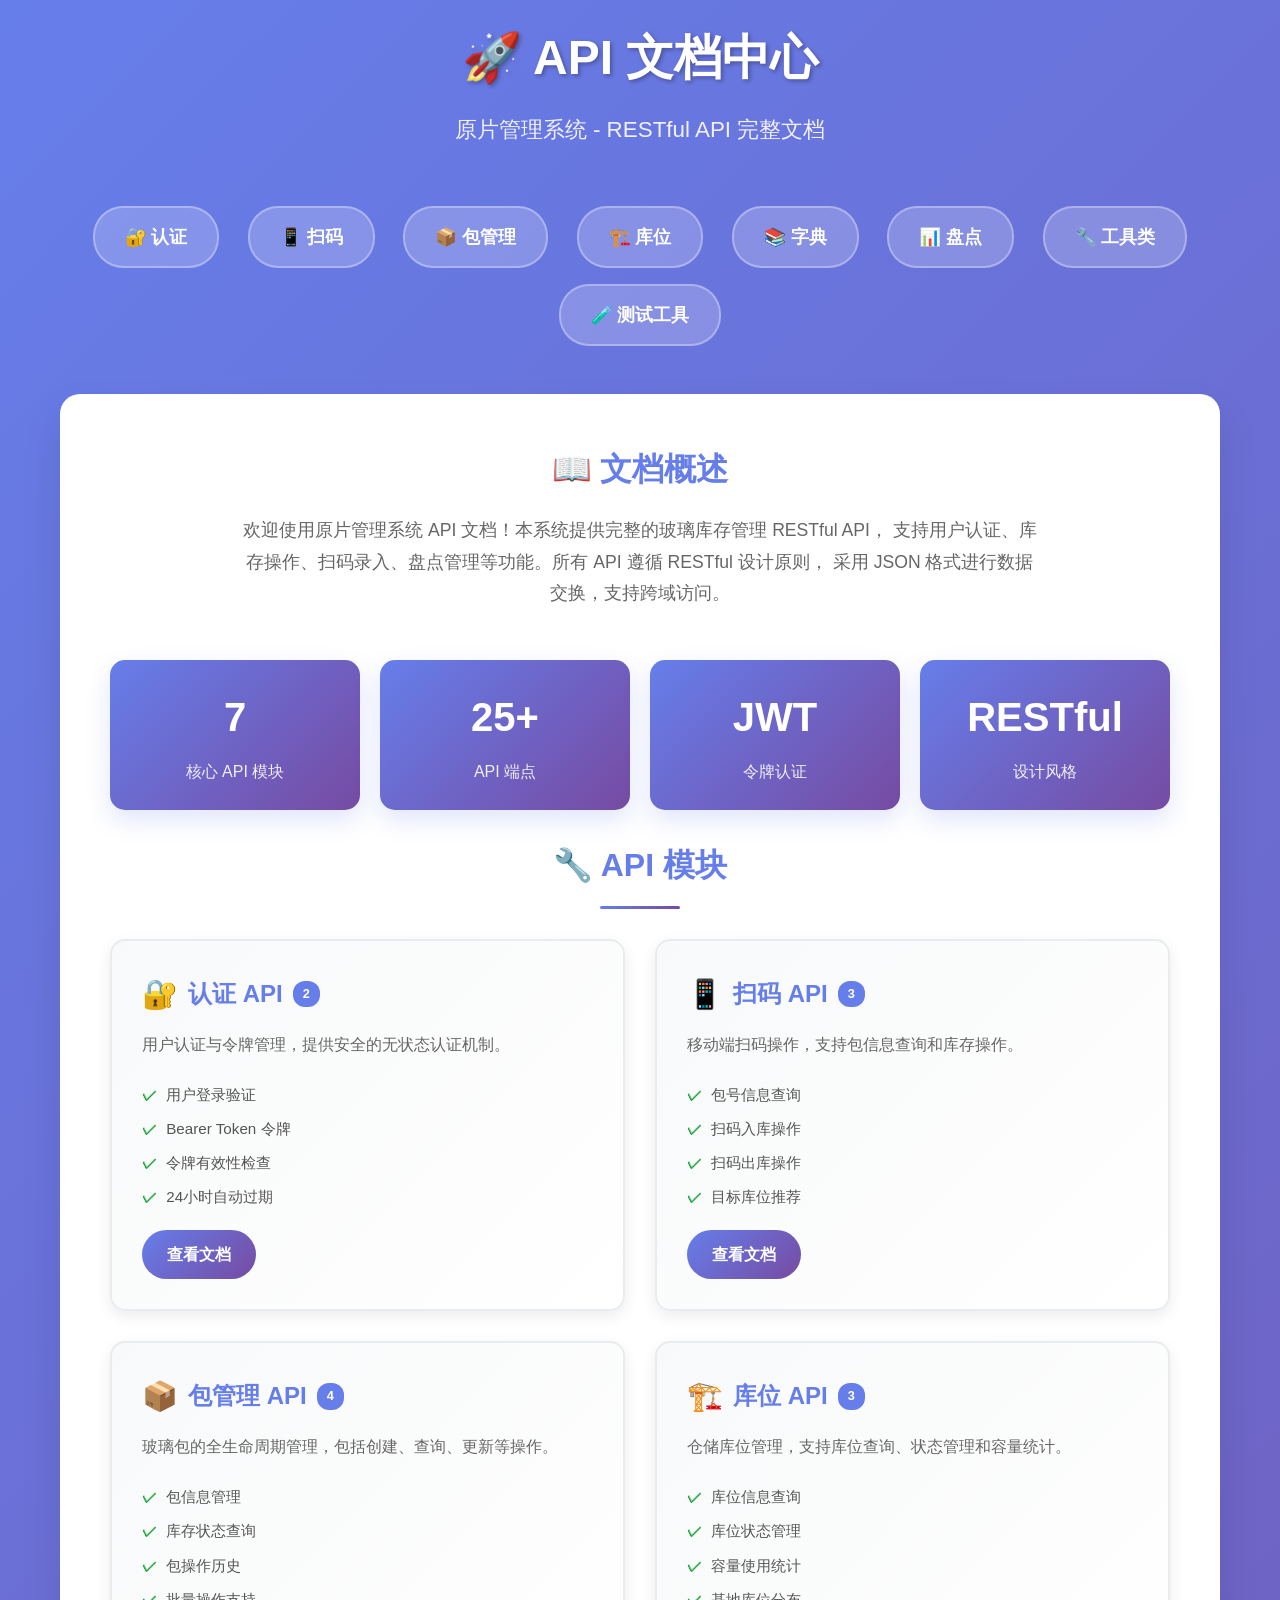
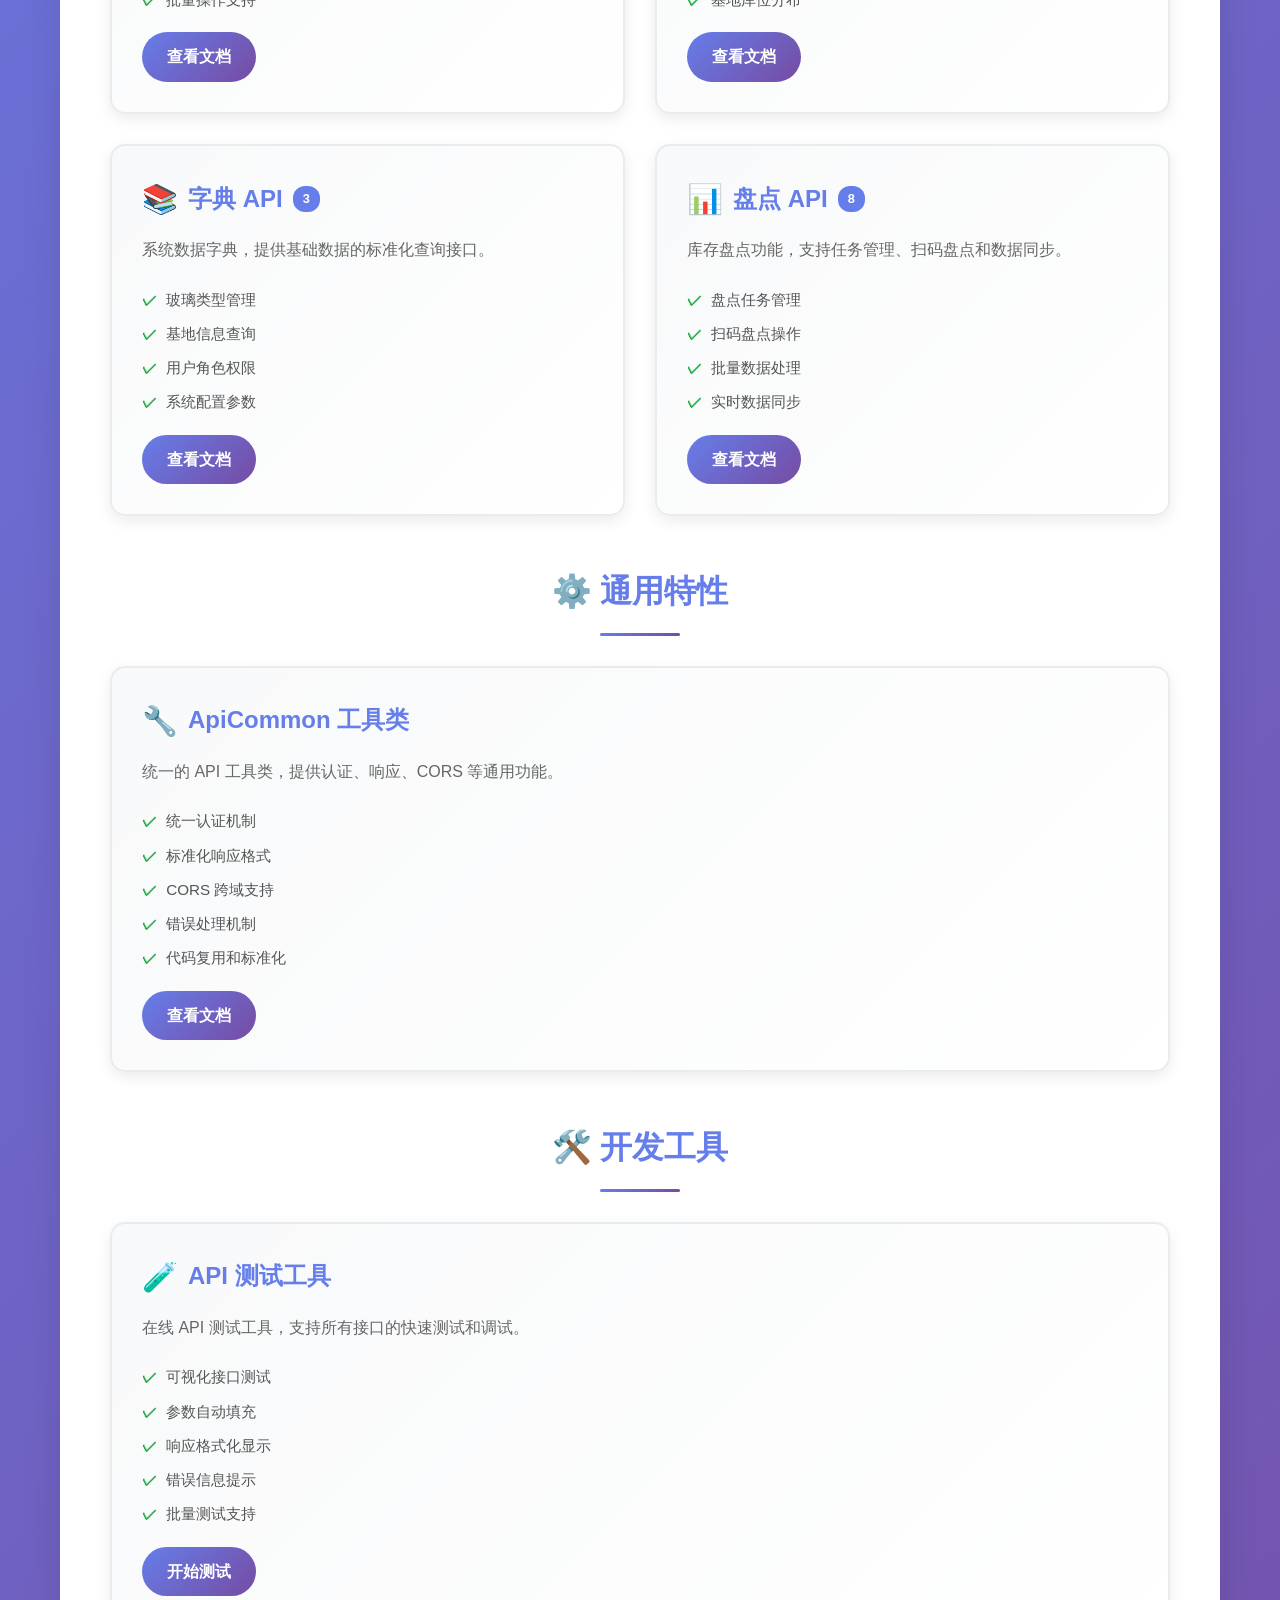
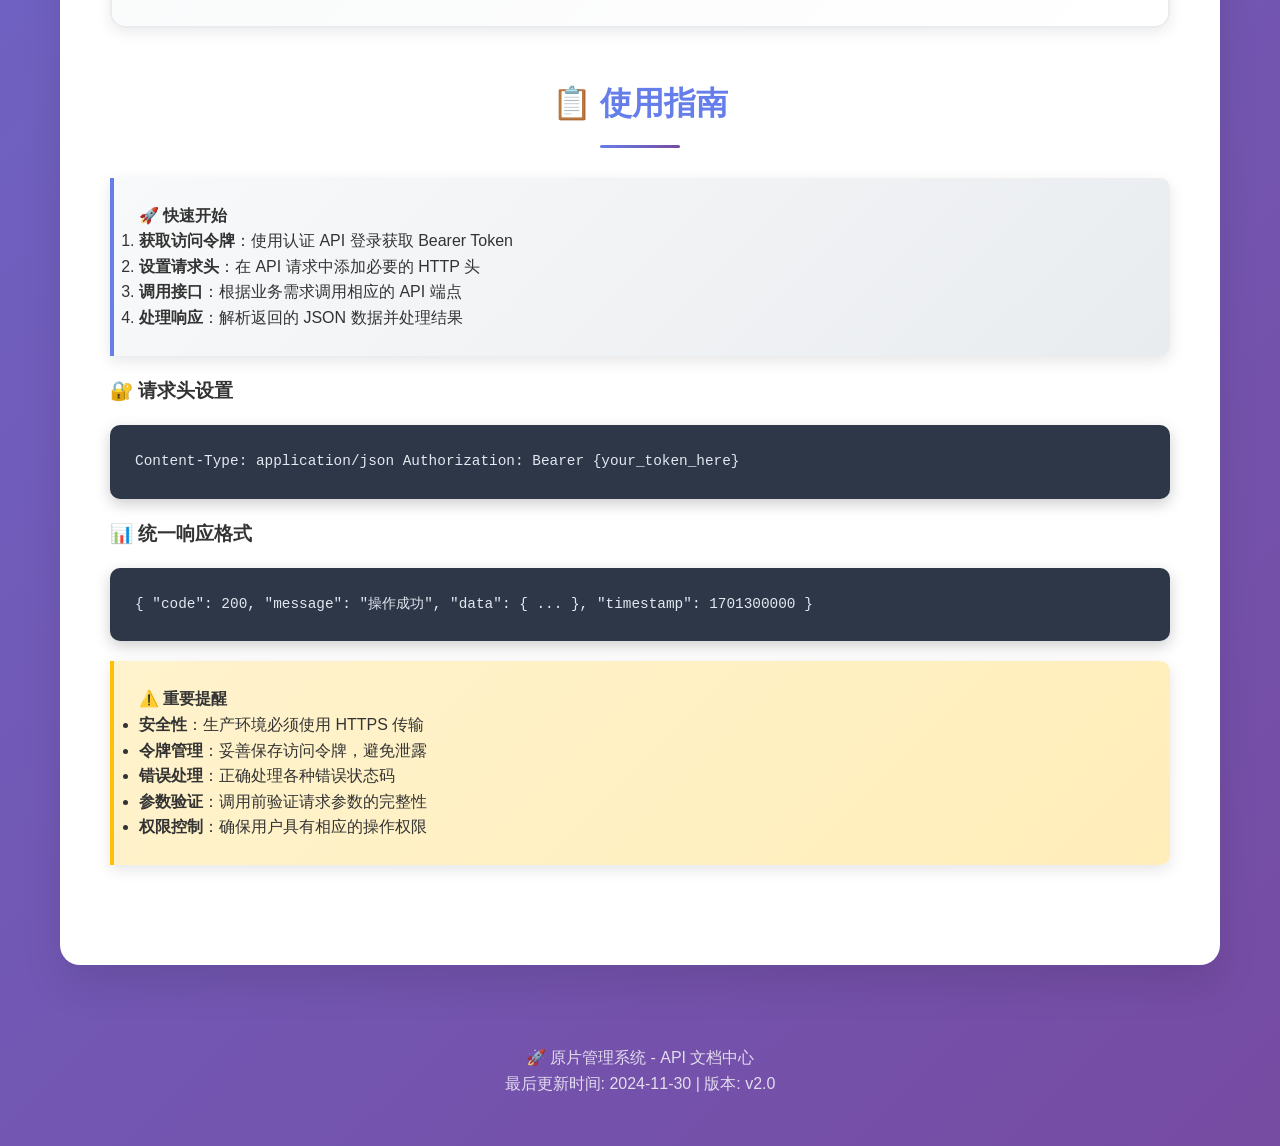
<file: api/index.html>
<!DOCTYPE html>
<html lang="zh-CN">
<head>
    <meta charset="UTF-8">
    <meta name="viewport" content="width=device-width, initial-scale=1.0">
    <title>API 文档中心 - 原片管理系统</title>
    <style>
        * {
            margin: 0;
            padding: 0;
            box-sizing: border-box;
        }
        
        body {
            font-family: 'Segoe UI', Tahoma, Geneva, Verdana, sans-serif;
            line-height: 1.6;
            color: #333;
            background: linear-gradient(135deg, #667eea 0%, #764ba2 100%);
            min-height: 100vh;
        }
        
        .container {
            max-width: 1200px;
            margin: 0 auto;
            padding: 20px;
        }
        
        .header {
            text-align: center;
            margin-bottom: 50px;
            color: white;
            animation: fadeInDown 1s ease;
        }
        
        .header h1 {
            font-size: 3rem;
            margin-bottom: 15px;
            text-shadow: 2px 2px 4px rgba(0,0,0,0.3);
            font-weight: 700;
        }
        
        .header p {
            font-size: 1.4rem;
            opacity: 0.9;
            font-weight: 300;
        }
        
        .nav {
            text-align: center;
            margin-bottom: 40px;
        }
        
        .nav a {
            display: inline-block;
            background: rgba(255,255,255,0.2);
            color: white;
            padding: 15px 30px;
            border-radius: 30px;
            text-decoration: none;
            font-weight: bold;
            margin: 8px 12px;
            transition: all 0.3s ease;
            border: 2px solid rgba(255,255,255,0.3);
            font-size: 1.1rem;
        }
        
        .nav a:hover {
            background: rgba(255,255,255,0.3);
            transform: translateY(-3px);
            box-shadow: 0 10px 25px rgba(0,0,0,0.2);
        }
        
        .content {
            background: white;
            border-radius: 20px;
            padding: 50px;
            box-shadow: 0 20px 40px rgba(0,0,0,0.1);
            animation: fadeInUp 1s ease;
        }
        
        .intro {
            text-align: center;
            margin-bottom: 50px;
        }
        
        .intro h2 {
            color: #667eea;
            margin-bottom: 20px;
            font-size: 2rem;
        }
        
        .intro p {
            font-size: 1.1rem;
            color: #666;
            max-width: 800px;
            margin: 0 auto;
            line-height: 1.8;
        }
        
        .api-grid {
            display: grid;
            grid-template-columns: repeat(auto-fit, minmax(350px, 1fr));
            gap: 30px;
            margin-bottom: 40px;
        }
        
        .api-card {
            background: linear-gradient(135deg, #f8f9fa 0%, #ffffff 100%);
            border: 2px solid #e9ecef;
            border-radius: 15px;
            padding: 30px;
            transition: all 0.3s ease;
            box-shadow: 0 5px 15px rgba(0,0,0,0.08);
        }
        
        .api-card:hover {
            transform: translateY(-5px);
            box-shadow: 0 15px 35px rgba(102, 126, 234, 0.15);
            border-color: #667eea;
        }
        
        .api-card h3 {
            color: #667eea;
            margin-bottom: 15px;
            font-size: 1.5rem;
            display: flex;
            align-items: center;
        }
        
        .api-card h3 .icon {
            margin-right: 10px;
            font-size: 1.8rem;
        }
        
        .api-card p {
            color: #666;
            margin-bottom: 20px;
            line-height: 1.6;
        }
        
        .api-card .endpoint-count {
            background: #667eea;
            color: white;
            padding: 3px 10px;
            border-radius: 12px;
            font-size: 0.8rem;
            margin-left: 10px;
        }
        
        .api-card .features {
            list-style: none;
            margin: 0;
            padding: 0;
        }
        
        .api-card .features li {
            padding: 5px 0;
            color: #555;
            font-size: 0.95rem;
        }
        
        .api-card .features li:before {
            content: "✓ ";
            color: #28a745;
            font-weight: bold;
            margin-right: 5px;
        }
        
        .api-card .btn {
            display: inline-block;
            background: linear-gradient(135deg, #667eea 0%, #764ba2 100%);
            color: white;
            padding: 12px 25px;
            border-radius: 25px;
            text-decoration: none;
            font-weight: bold;
            transition: all 0.3s ease;
            margin-top: 15px;
        }
        
        .api-card .btn:hover {
            transform: translateY(-2px);
            box-shadow: 0 5px 15px rgba(102, 126, 234, 0.3);
        }
        
        .section {
            margin-bottom: 50px;
        }
        
        .section h2 {
            color: #667eea;
            margin-bottom: 30px;
            font-size: 2rem;
            text-align: center;
            position: relative;
        }
        
        .section h2:after {
            content: '';
            display: block;
            width: 80px;
            height: 3px;
            background: linear-gradient(135deg, #667eea 0%, #764ba2 100%);
            margin: 15px auto;
            border-radius: 2px;
        }
        
        .info-box {
            background: linear-gradient(135deg, #f8f9fa 0%, #e9ecef 100%);
            border-left: 4px solid #667eea;
            padding: 25px;
            margin: 20px 0;
            border-radius: 0 10px 10px 0;
            box-shadow: 0 5px 15px rgba(0,0,0,0.1);
        }
        
        .warning-box {
            background: linear-gradient(135deg, #fff3cd 0%, #ffeeba 100%);
            border-left: 4px solid #ffc107;
            padding: 25px;
            margin: 20px 0;
            border-radius: 0 10px 10px 0;
            box-shadow: 0 5px 15px rgba(0,0,0,0.1);
        }
        
        .code-block {
            background: #2d3748;
            color: #e2e8f0;
            border-radius: 10px;
            padding: 25px;
            margin: 20px 0;
            overflow-x: auto;
            font-family: 'Consolas', 'Monaco', 'Courier New', monospace;
            font-size: 0.9rem;
            box-shadow: 0 5px 15px rgba(0,0,0,0.2);
        }
        
        .stats {
            display: grid;
            grid-template-columns: repeat(auto-fit, minmax(200px, 1fr));
            gap: 20px;
            margin: 30px 0;
        }
        
        .stat-card {
            background: linear-gradient(135deg, #667eea 0%, #764ba2 100%);
            color: white;
            padding: 25px;
            border-radius: 15px;
            text-align: center;
            box-shadow: 0 10px 25px rgba(102, 126, 234, 0.2);
        }
        
        .stat-card .number {
            font-size: 2.5rem;
            font-weight: bold;
            margin-bottom: 10px;
        }
        
        .stat-card .label {
            font-size: 1rem;
            opacity: 0.9;
        }
        
        .footer {
            text-align: center;
            margin-top: 50px;
            padding: 30px;
            color: white;
            opacity: 0.8;
        }
        
        @keyframes fadeInDown {
            from {
                opacity: 0;
                transform: translateY(-30px);
            }
            to {
                opacity: 1;
                transform: translateY(0);
            }
        }
        
        @keyframes fadeInUp {
            from {
                opacity: 0;
                transform: translateY(30px);
            }
            to {
                opacity: 1;
                transform: translateY(0);
            }
        }
        
        @media (max-width: 768px) {
            .container {
                padding: 15px;
            }
            
            .content {
                padding: 30px 20px;
            }
            
            .header h1 {
                font-size: 2.2rem;
            }
            
            .api-grid {
                grid-template-columns: 1fr;
            }
            
            .nav a {
                display: block;
                margin: 5px 0;
            }
        }
    </style>
</head>
<body>
    <div class="container">
        <div class="header">
            <h1>🚀 API 文档中心</h1>
            <p>原片管理系统 - RESTful API 完整文档</p>
        </div>
        
        <div class="nav">
            <a href="auth.html">🔐 认证</a>
            <a href="scan.html">📱 扫码</a>
            <a href="packages.html">📦 包管理</a>
            <a href="racks.html">🏗️ 库位</a>
            <a href="dictionary.html">📚 字典</a>
            <a href="inventory_check.html">📊 盘点</a>
            <a href="apicommon.html">🔧 工具类</a>
            <a href="test.html">🧪 测试工具</a>
        </div>
        
        <div class="content">
            <div class="intro">
                <h2>📖 文档概述</h2>
                <p>
                    欢迎使用原片管理系统 API 文档！本系统提供完整的玻璃库存管理 RESTful API，
                    支持用户认证、库存操作、扫码录入、盘点管理等功能。所有 API 遵循 RESTful 设计原则，
                    采用 JSON 格式进行数据交换，支持跨域访问。
                </p>
            </div>
            
            <div class="stats">
                <div class="stat-card">
                    <div class="number">7</div>
                    <div class="label">核心 API 模块</div>
                </div>
                <div class="stat-card">
                    <div class="number">25+</div>
                    <div class="label">API 端点</div>
                </div>
                <div class="stat-card">
                    <div class="number">JWT</div>
                    <div class="label">令牌认证</div>
                </div>
                <div class="stat-card">
                    <div class="number">RESTful</div>
                    <div class="label">设计风格</div>
                </div>
            </div>
            
            <div class="section">
                <h2>🔧 API 模块</h2>
                <div class="api-grid">
                    <div class="api-card">
                        <h3><span class="icon">🔐</span>认证 API <span class="endpoint-count">2</span></h3>
                        <p>用户认证与令牌管理，提供安全的无状态认证机制。</p>
                        <ul class="features">
                            <li>用户登录验证</li>
                            <li>Bearer Token 令牌</li>
                            <li>令牌有效性检查</li>
                            <li>24小时自动过期</li>
                        </ul>
                        <a href="auth.html" class="btn">查看文档</a>
                    </div>
                    
                    <div class="api-card">
                        <h3><span class="icon">📱</span>扫码 API <span class="endpoint-count">3</span></h3>
                        <p>移动端扫码操作，支持包信息查询和库存操作。</p>
                        <ul class="features">
                            <li>包号信息查询</li>
                            <li>扫码入库操作</li>
                            <li>扫码出库操作</li>
                            <li>目标库位推荐</li>
                        </ul>
                        <a href="scan.html" class="btn">查看文档</a>
                    </div>
                    
                    <div class="api-card">
                        <h3><span class="icon">📦</span>包管理 API <span class="endpoint-count">4</span></h3>
                        <p>玻璃包的全生命周期管理，包括创建、查询、更新等操作。</p>
                        <ul class="features">
                            <li>包信息管理</li>
                            <li>库存状态查询</li>
                            <li>包操作历史</li>
                            <li>批量操作支持</li>
                        </ul>
                        <a href="packages.html" class="btn">查看文档</a>
                    </div>
                    
                    <div class="api-card">
                        <h3><span class="icon">🏗️</span>库位 API <span class="endpoint-count">3</span></h3>
                        <p>仓储库位管理，支持库位查询、状态管理和容量统计。</p>
                        <ul class="features">
                            <li>库位信息查询</li>
                            <li>库位状态管理</li>
                            <li>容量使用统计</li>
                            <li>基地库位分布</li>
                        </ul>
                        <a href="racks.html" class="btn">查看文档</a>
                    </div>
                    
                    <div class="api-card">
                        <h3><span class="icon">📚</span>字典 API <span class="endpoint-count">3</span></h3>
                        <p>系统数据字典，提供基础数据的标准化查询接口。</p>
                        <ul class="features">
                            <li>玻璃类型管理</li>
                            <li>基地信息查询</li>
                            <li>用户角色权限</li>
                            <li>系统配置参数</li>
                        </ul>
                        <a href="dictionary.html" class="btn">查看文档</a>
                    </div>
                    
                    <div class="api-card">
                        <h3><span class="icon">📊</span>盘点 API <span class="endpoint-count">8</span></h3>
                        <p>库存盘点功能，支持任务管理、扫码盘点和数据同步。</p>
                        <ul class="features">
                            <li>盘点任务管理</li>
                            <li>扫码盘点操作</li>
                            <li>批量数据处理</li>
                            <li>实时数据同步</li>
                        </ul>
                        <a href="inventory_check.html" class="btn">查看文档</a>
                    </div>
                </div>
            </div>
            
            <div class="section">
                <h2>⚙️ 通用特性</h2>
                
                <div class="api-card">
                    <h3><span class="icon">🔧</span>ApiCommon 工具类</h3>
                    <p>统一的 API 工具类，提供认证、响应、CORS 等通用功能。</p>
                    <ul class="features">
                        <li>统一认证机制</li>
                        <li>标准化响应格式</li>
                        <li>CORS 跨域支持</li>
                        <li>错误处理机制</li>
                        <li>代码复用和标准化</li>
                    </ul>
                    <a href="apicommon.html" class="btn">查看文档</a>
                </div>
            </div>
            
            <div class="section">
                <h2>🛠️ 开发工具</h2>
                
                <div class="api-card">
                    <h3><span class="icon">🧪</span>API 测试工具</h3>
                    <p>在线 API 测试工具，支持所有接口的快速测试和调试。</p>
                    <ul class="features">
                        <li>可视化接口测试</li>
                        <li>参数自动填充</li>
                        <li>响应格式化显示</li>
                        <li>错误信息提示</li>
                        <li>批量测试支持</li>
                    </ul>
                    <a href="test.html" class="btn">开始测试</a>
                </div>
            </div>
            
            <div class="section">
                <h2>📋 使用指南</h2>
                
                <div class="info-box">
                    <h4>🚀 快速开始</h4>
                    <ol>
                        <li><strong>获取访问令牌</strong>：使用认证 API 登录获取 Bearer Token</li>
                        <li><strong>设置请求头</strong>：在 API 请求中添加必要的 HTTP 头</li>
                        <li><strong>调用接口</strong>：根据业务需求调用相应的 API 端点</li>
                        <li><strong>处理响应</strong>：解析返回的 JSON 数据并处理结果</li>
                    </ol>
                </div>
                
                <h3>🔐 请求头设置</h3>
                <div class="code-block">
Content-Type: application/json
Authorization: Bearer {your_token_here}
                </div>
                
                <h3>📊 统一响应格式</h3>
                <div class="code-block">
{
  "code": 200,
  "message": "操作成功",
  "data": { ... },
  "timestamp": 1701300000
}
                </div>
                
                <div class="warning-box">
                    <h4>⚠️ 重要提醒</h4>
                    <ul>
                        <li><strong>安全性</strong>：生产环境必须使用 HTTPS 传输</li>
                        <li><strong>令牌管理</strong>：妥善保存访问令牌，避免泄露</li>
                        <li><strong>错误处理</strong>：正确处理各种错误状态码</li>
                        <li><strong>参数验证</strong>：调用前验证请求参数的完整性</li>
                        <li><strong>权限控制</strong>：确保用户具有相应的操作权限</li>
                    </ul>
                </div>
            </div>
        </div>
        
        <div class="footer">
            <p>🚀 原片管理系统 - API 文档中心</p>
            <p>最后更新时间: 2024-11-30 | 版本: v2.0</p>
        </div>
    </div>
</body>
</html>
</file>
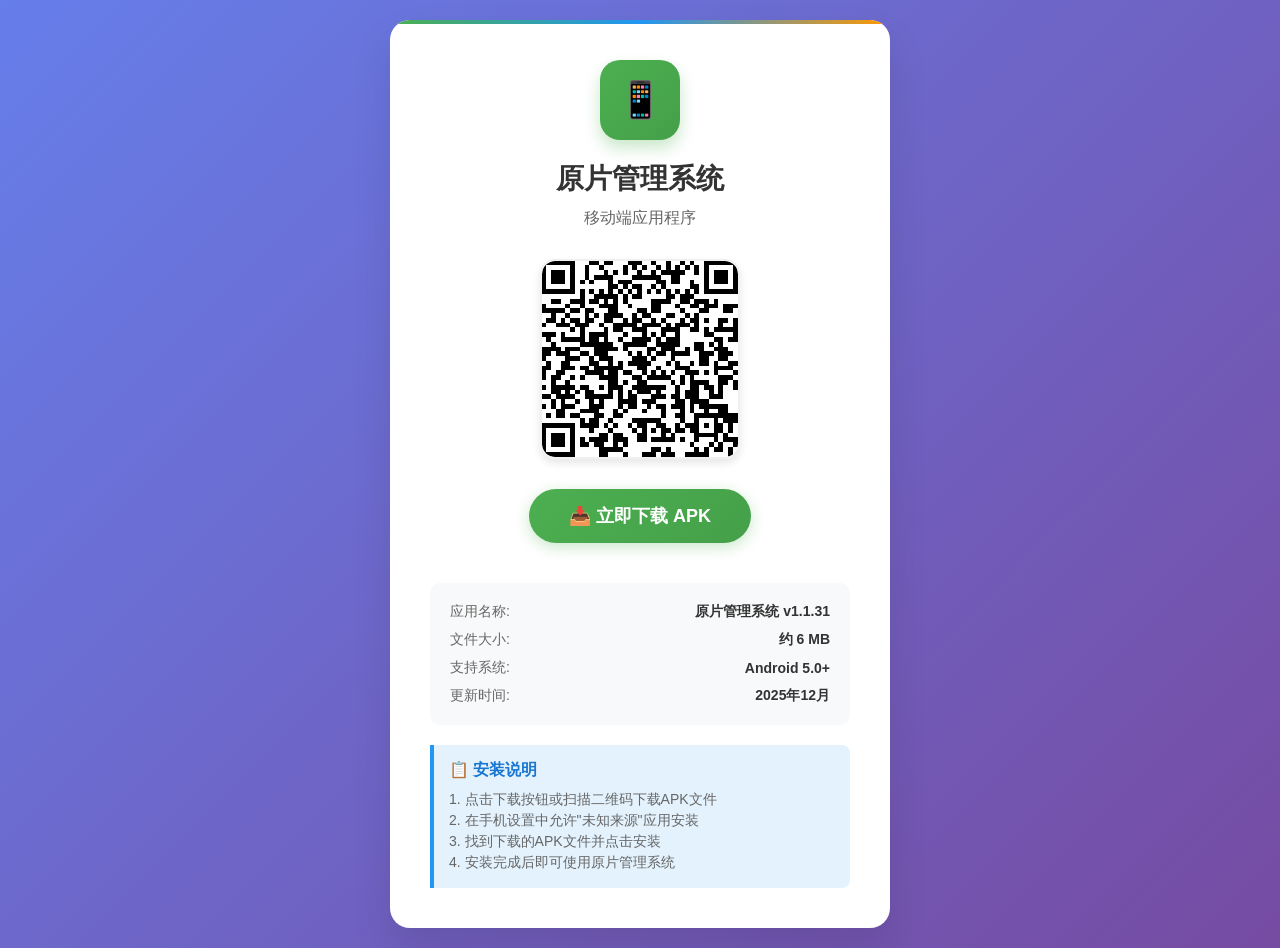
<file: down.html>
<!DOCTYPE html>
<html lang="zh-CN">
<head>
    <meta charset="UTF-8">
    <meta name="viewport" content="width=device-width, initial-scale=1.0">
    <title>原片管理系统 - APK下载</title>
    <meta name="description" content="原片管理系统移动端APK下载">
    <meta name="keywords" content="原片管理,APK下载,移动端">
    <style>
        * {
            margin: 0;
            padding: 0;
            box-sizing: border-box;
        }
        
        body {
            font-family: 'Microsoft YaHei', Arial, sans-serif;
            background: linear-gradient(135deg, #667eea 0%, #764ba2 100%);
            min-height: 100vh;
            display: flex;
            align-items: center;
            justify-content: center;
            padding: 20px;
        }
        
        .download-container {
            background: white;
            border-radius: 20px;
            box-shadow: 0 20px 40px rgba(0, 0, 0, 0.1);
            padding: 40px;
            text-align: center;
            max-width: 500px;
            width: 100%;
            position: relative;
            overflow: hidden;
        }
        
        .download-container::before {
            content: '';
            position: absolute;
            top: 0;
            left: 0;
            right: 0;
            height: 4px;
            background: linear-gradient(90deg, #4CAF50, #2196F3, #FF9800);
        }
        
        .app-icon {
            width: 80px;
            height: 80px;
            background: linear-gradient(135deg, #4CAF50, #45a049);
            border-radius: 20px;
            margin: 0 auto 20px;
            display: flex;
            align-items: center;
            justify-content: center;
            font-size: 36px;
            color: white;
            box-shadow: 0 8px 16px rgba(76, 175, 80, 0.3);
        }
        
        .app-title {
            font-size: 28px;
            font-weight: bold;
            color: #333;
            margin-bottom: 10px;
        }
        
        .app-subtitle {
            font-size: 16px;
            color: #666;
            margin-bottom: 30px;
        }
        
        .qr-code {
            width: 200px;
            height: 200px;
            margin: 0 auto 30px;
            border: 2px solid #f0f0f0;
            border-radius: 15px;
            overflow: hidden;
            box-shadow: 0 4px 8px rgba(0, 0, 0, 0.1);
            display: flex;
            align-items: center;
            justify-content: center;
        }
        
        .qr-code img,
        .qr-code canvas,
        .qr-code svg {
            width: 100%;
            height: 100%;
            border-radius: 13px;
        }
        
        .download-btn {
            display: inline-block;
            background: linear-gradient(135deg, #4CAF50, #45a049);
            color: white;
            text-decoration: none;
            padding: 15px 40px;
            border-radius: 50px;
            font-size: 18px;
            font-weight: bold;
            transition: all 0.3s ease;
            box-shadow: 0 4px 15px rgba(76, 175, 80, 0.3);
            margin-bottom: 20px;
        }
        
        .download-btn:hover {
            transform: translateY(-2px);
            box-shadow: 0 6px 20px rgba(76, 175, 80, 0.4);
        }
        
        .download-btn:active {
            transform: translateY(0);
        }
        
        .download-info {
            background: #f8f9fa;
            border-radius: 10px;
            padding: 20px;
            margin-top: 20px;
        }
        
        .info-item {
            display: flex;
            justify-content: space-between;
            align-items: center;
            margin-bottom: 10px;
            font-size: 14px;
        }
        
        .info-item:last-child {
            margin-bottom: 0;
        }
        
        .info-label {
            color: #666;
        }
        
        .info-value {
            color: #333;
            font-weight: bold;
        }
        
        .tips {
            background: #e3f2fd;
            border-left: 4px solid #2196F3;
            padding: 15px;
            margin-top: 20px;
            border-radius: 0 8px 8px 0;
            text-align: left;
        }
        
        .tips-title {
            font-weight: bold;
            color: #1976d2;
            margin-bottom: 8px;
        }
        
        .tips-content {
            color: #666;
            font-size: 14px;
            line-height: 1.5;
        }
        
        /* 响应式设计 */
        @media (max-width: 768px) {
            body {
                padding: 10px;
            }
            
            .download-container {
                padding: 30px 20px;
                border-radius: 15px;
            }
            
            .app-title {
                font-size: 24px;
            }
            
            .app-subtitle {
                font-size: 14px;
            }
            
            .qr-code {
                width: 180px;
                height: 180px;
            }
            
            .download-btn {
                padding: 12px 30px;
                font-size: 16px;
            }
        }
        
        @media (max-width: 480px) {
            .download-container {
                padding: 20px 15px;
            }
            
            .app-icon {
                width: 60px;
                height: 60px;
                font-size: 28px;
            }
            
            .app-title {
                font-size: 20px;
            }
            
            .qr-code {
                width: 160px;
                height: 160px;
            }
            
            .download-btn {
                padding: 10px 25px;
                font-size: 14px;
            }
            
            .info-item {
                font-size: 12px;
            }
            
            .tips-content {
                font-size: 12px;
            }
        }
        
        /* 动画效果 */
        @keyframes fadeInUp {
            from {
                opacity: 0;
                transform: translateY(30px);
            }
            to {
                opacity: 1;
                transform: translateY(0);
            }
        }
        
        .download-container {
            animation: fadeInUp 0.6s ease-out;
        }
        
        .qr-code {
            animation: fadeInUp 0.8s ease-out;
        }
        
        .download-btn {
            animation: fadeInUp 1s ease-out;
        }
    </style>
    <script src="/assets/js/qrcode.min.js"></script>
</head>
<body>
    <div class="download-container">
        <div class="app-icon">
            📱
        </div>
        
        <h1 class="app-title">原片管理系统</h1>
        <p class="app-subtitle">移动端应用程序</p>
        
        <div class="qr-code" id="qrcode-container">
            <div id="qrcode"></div>
            <div id="qrcode-fallback" style="display:none;padding:40px;color:#999;font-size:14px;">二维码加载失败</div>
        </div>
        
        <a href="/apk/stock-app-v1.1.31.apk" class="download-btn" download="yuanpian.apk">
            📥 立即下载 APK
        </a>
        
        <div class="download-info">
            <div class="info-item">
                <span class="info-label">应用名称:</span>
                <span class="info-value">原片管理系统 v1.1.31</span>
            </div>
            <div class="info-item">
                <span class="info-label">文件大小:</span>
                <span class="info-value">约 6 MB</span>
            </div>
            <div class="info-item">
                <span class="info-label">支持系统:</span>
                <span class="info-value">Android 5.0+</span>
            </div>
            <div class="info-item">
                <span class="info-label">更新时间:</span>
                <span class="info-value">2025年12月</span>
            </div>
        </div>
        
        <div class="tips">
            <div class="tips-title">📋 安装说明</div>
            <div class="tips-content">
                1. 点击下载按钮或扫描二维码下载APK文件<br>
                2. 在手机设置中允许"未知来源"应用安装<br>
                3. 找到下载的APK文件并点击安装<br>
                4. 安装完成后即可使用原片管理系统
            </div>
        </div>
    </div>
    
    <script>
        // 检测用户设备类型
        function detectDevice() {
            const userAgent = navigator.userAgent.toLowerCase();
            const isAndroid = userAgent.indexOf('android') > -1;
            const isIOS = /ipad|iphone|ipod/.test(userAgent);
            
            if (isIOS) {
                document.querySelector('.tips-content').innerHTML = 
                    '抱歉，本应用仅支持Android系统。<br>iOS用户请使用网页版或联系管理员。';
                document.querySelector('.download-btn').style.display = 'none';
            }
        }
        
        // 页面加载完成后执行
        document.addEventListener('DOMContentLoaded', function() {
            detectDevice();
            
            // 生成二维码
            try {
                new QRCode(document.getElementById("qrcode"), {
                    text: "https://yuan.win7e.com/apk/stock-app-v1.1.31.apk",
                    width: 196,
                    height: 196,
                    colorDark: "#000000",
                    colorLight: "#ffffff",
                    correctLevel: QRCode.CorrectLevel.H
                });
            } catch (error) {
                console.error('二维码生成失败:', error);
                document.getElementById('qrcode').style.display = 'none';
                document.getElementById('qrcode-fallback').style.display = 'block';
            }
            
            // 添加下载统计（可选）
            document.querySelector('.download-btn').addEventListener('click', function() {
                // 这里可以添加下载统计代码
                console.log('APK下载开始');
            });
        });
        
        // 二维码点击放大（可选功能）
        document.querySelector('.qr-code').addEventListener('click', function() {
            const qrContent = this.querySelector('#qrcode');
            if (qrContent && qrContent.style.display !== 'none') {
                // 创建模态框显示大图
                const modal = document.createElement('div');
                modal.style.cssText = `
                    position: fixed;
                    top: 0;
                    left: 0;
                    width: 100%;
                    height: 100%;
                    background: rgba(0,0,0,0.8);
                    display: flex;
                    align-items: center;
                    justify-content: center;
                    z-index: 1000;
                    cursor: pointer;
                    padding: 20px;
                `;
                
                const bigQR = document.createElement('div');
                bigQR.style.cssText = `
                    max-width: 90%;
                    max-height: 90%;
                    border-radius: 10px;
                    background: white;
                    padding: 20px;
                `;
                
                // 重新生成更大的二维码
                try {
                    new QRCode(bigQR, {
                        text: "https://yuan.win7e.com/apk/stock-app-v1.1.31.apk",
                        width: 300,
                        height: 300,
                        colorDark: "#000000",
                        colorLight: "#ffffff",
                        correctLevel: QRCode.CorrectLevel.H
                    });
                } catch (error) {
                    console.error('大二维码生成失败:', error);
                }
                
                modal.appendChild(bigQR);
                document.body.appendChild(modal);
                
                modal.addEventListener('click', function() {
                    document.body.removeChild(modal);
                });
            }
        });
    </script>
</body>
</html>
</file>
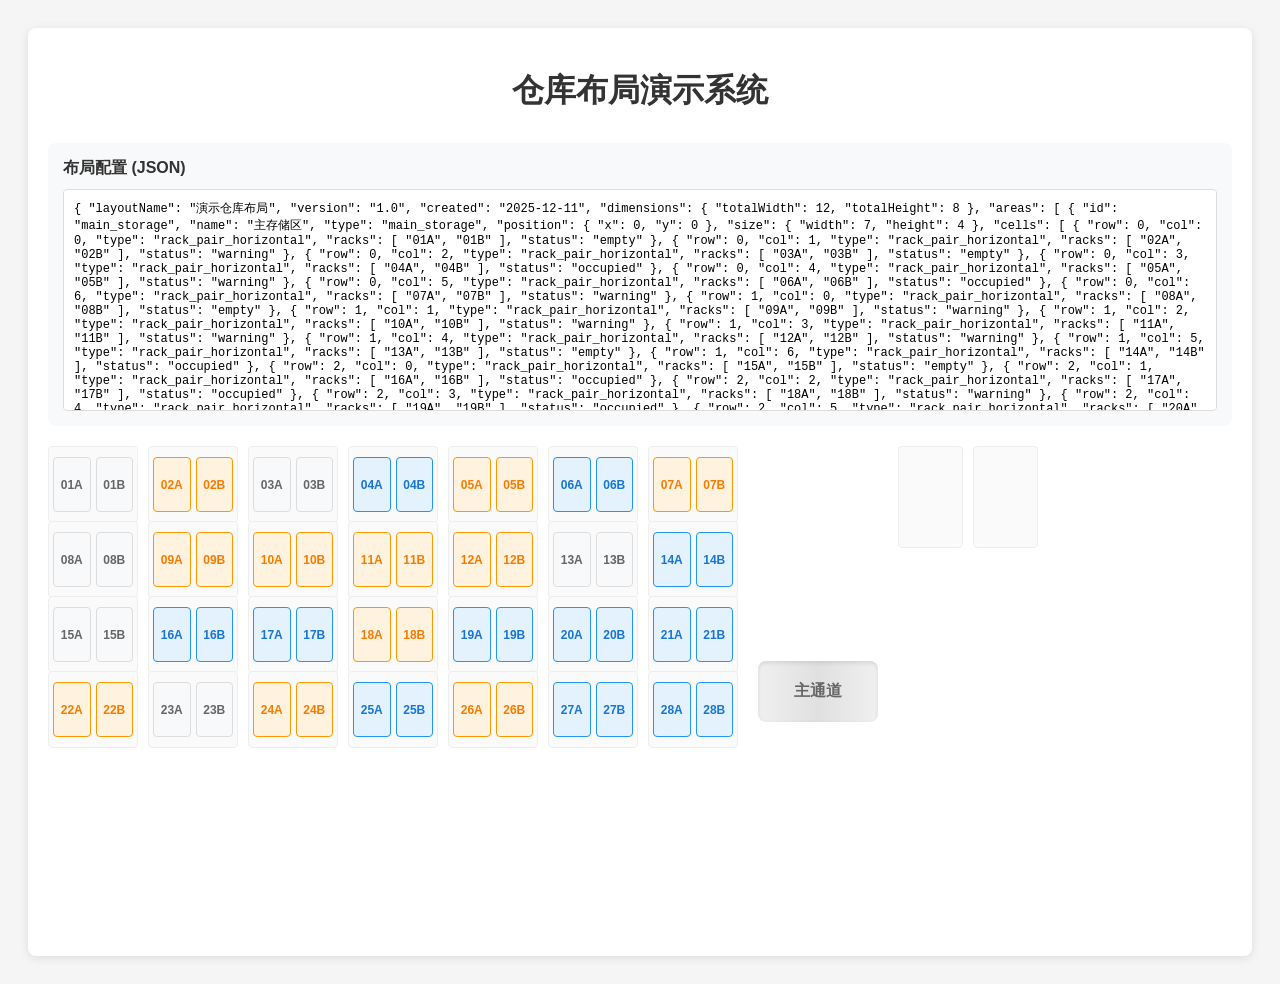
<file: layout.html>
<!DOCTYPE html>
<html lang="zh-CN">
<head>
    <meta charset="UTF-8">
    <meta name="viewport" content="width=device-width, initial-scale=1.0">
    <title>仓库布局演示</title>
    <style>
        body {
            font-family: Arial, sans-serif;
            padding: 20px;
            background-color: #f5f5f5;
        }
        
        .warehouse-container {
            background-color: white;
            padding: 20px;
            border-radius: 8px;
            box-shadow: 0 2px 10px rgba(0,0,0,0.1);
            max-width: 1200px;
            margin: 0 auto;
        }
        
        .warehouse-title {
            text-align: center;
            margin-bottom: 30px;
            color: #333;
        }
        
        .rack {
            display: flex;
            align-items: center;
            justify-content: center;
            font-weight: bold;
            font-size: 12px;
            border-radius: 4px;
            border: 1px solid #ddd;
            cursor: pointer;
            transition: all 0.3s ease;
            box-sizing: border-box;
        }
        
        .rack:hover {
            transform: scale(1.05);
            box-shadow: 0 2px 5px rgba(0,0,0,0.2);
        }
        
        .rack.empty {
            background-color: #f8f9fa;
            color: #666;
        }
        
        .rack.occupied {
            background-color: #e3f2fd;
            color: #1976d2;
            border-color: #2196f3;
        }
        
        .rack.warning {
            background-color: #fff3e0;
            color: #f57c00;
            border-color: #ff9800;
        }
        
        .rack-pair-horizontal {
            display: flex;
            gap: 5px;
            align-items: center;
            justify-content: center;
            width: 90px;  /* 5+40+5+40 = 90px */
            height: 65px; /* 5+55+5 = 65px */
            padding: 5px;
            box-sizing: border-box;
        }
        
        .rack-pair-vertical {
            display: flex;
            flex-direction: column;
            gap: 5px;
            align-items: center;
            justify-content: center;
            width: 65px;  /* 5+55+5 = 65px */
            height: 90px; /* 5+40+5+40 = 90px */
            padding: 5px;
            box-sizing: border-box;
        }
        
        .rack.horizontal {
            width: 40px;
            height: 55px;
        }
        
        .rack.vertical {
            width: 55px;
            height: 40px;
        }
        
        .horizontal-racks {
            width: 40px;
        }
        
        .vertical-racks {
            width: 55px;
        }
        
        .aisle {
            background-color: #e8e8e8;
            border-radius: 4px;
            display: flex;
            align-items: center;
            justify-content: center;
            color: #666;
            font-size: 14px;
            font-weight: bold;
        }
        
        .area-container {
            display: flex;
            gap: 10px;
            margin-bottom: 10px;
        }
        
        .layout-config {
            background-color: #f8f9fa;
            padding: 15px;
            border-radius: 8px;
            margin-bottom: 20px;
        }
        
        .config-title {
            font-weight: bold;
            margin-bottom: 10px;
            color: #333;
        }
        
        .config-content {
            background-color: #fff;
            padding: 10px;
            border-radius: 4px;
            border: 1px solid #ddd;
            font-family: monospace;
            font-size: 12px;
            max-height: 200px;
            overflow-y: auto;
        }
    </style>
</head>
<body>
    <div class="warehouse-container">
        <h1 class="warehouse-title">仓库布局演示系统</h1>
        
        <!-- 布局配置显示 -->
        <div class="layout-config">
            <div class="config-title">布局配置 (JSON)</div>
            <div class="config-content" id="configDisplay"></div>
        </div>
        
        <!-- 仓库布局容器 -->
        <div id="warehouseLayout"></div>
    </div>


    <script>
        const layoutConfig = {
  "layoutName": "演示仓库布局",
  "version": "1.0",
  "created": "2025-12-11",
  "dimensions": {
    "totalWidth": 12,
    "totalHeight": 8
  },
  "areas": [
    {
      "id": "main_storage",
      "name": "主存储区",
      "type": "main_storage",
      "position": {
        "x": 0,
        "y": 0
      },
      "size": {
        "width": 7,
        "height": 4
      },
      "cells": [
        {
          "row": 0,
          "col": 0,
          "type": "rack_pair_horizontal",
          "racks": [
            "01A",
            "01B"
          ],
          "status": "empty"
        },
        {
          "row": 0,
          "col": 1,
          "type": "rack_pair_horizontal",
          "racks": [
            "02A",
            "02B"
          ],
          "status": "warning"
        },
        {
          "row": 0,
          "col": 2,
          "type": "rack_pair_horizontal",
          "racks": [
            "03A",
            "03B"
          ],
          "status": "empty"
        },
        {
          "row": 0,
          "col": 3,
          "type": "rack_pair_horizontal",
          "racks": [
            "04A",
            "04B"
          ],
          "status": "occupied"
        },
        {
          "row": 0,
          "col": 4,
          "type": "rack_pair_horizontal",
          "racks": [
            "05A",
            "05B"
          ],
          "status": "warning"
        },
        {
          "row": 0,
          "col": 5,
          "type": "rack_pair_horizontal",
          "racks": [
            "06A",
            "06B"
          ],
          "status": "occupied"
        },
        {
          "row": 0,
          "col": 6,
          "type": "rack_pair_horizontal",
          "racks": [
            "07A",
            "07B"
          ],
          "status": "warning"
        },
        {
          "row": 1,
          "col": 0,
          "type": "rack_pair_horizontal",
          "racks": [
            "08A",
            "08B"
          ],
          "status": "empty"
        },
        {
          "row": 1,
          "col": 1,
          "type": "rack_pair_horizontal",
          "racks": [
            "09A",
            "09B"
          ],
          "status": "warning"
        },
        {
          "row": 1,
          "col": 2,
          "type": "rack_pair_horizontal",
          "racks": [
            "10A",
            "10B"
          ],
          "status": "warning"
        },
        {
          "row": 1,
          "col": 3,
          "type": "rack_pair_horizontal",
          "racks": [
            "11A",
            "11B"
          ],
          "status": "warning"
        },
        {
          "row": 1,
          "col": 4,
          "type": "rack_pair_horizontal",
          "racks": [
            "12A",
            "12B"
          ],
          "status": "warning"
        },
        {
          "row": 1,
          "col": 5,
          "type": "rack_pair_horizontal",
          "racks": [
            "13A",
            "13B"
          ],
          "status": "empty"
        },
        {
          "row": 1,
          "col": 6,
          "type": "rack_pair_horizontal",
          "racks": [
            "14A",
            "14B"
          ],
          "status": "occupied"
        },
        {
          "row": 2,
          "col": 0,
          "type": "rack_pair_horizontal",
          "racks": [
            "15A",
            "15B"
          ],
          "status": "empty"
        },
        {
          "row": 2,
          "col": 1,
          "type": "rack_pair_horizontal",
          "racks": [
            "16A",
            "16B"
          ],
          "status": "occupied"
        },
        {
          "row": 2,
          "col": 2,
          "type": "rack_pair_horizontal",
          "racks": [
            "17A",
            "17B"
          ],
          "status": "occupied"
        },
        {
          "row": 2,
          "col": 3,
          "type": "rack_pair_horizontal",
          "racks": [
            "18A",
            "18B"
          ],
          "status": "warning"
        },
        {
          "row": 2,
          "col": 4,
          "type": "rack_pair_horizontal",
          "racks": [
            "19A",
            "19B"
          ],
          "status": "occupied"
        },
        {
          "row": 2,
          "col": 5,
          "type": "rack_pair_horizontal",
          "racks": [
            "20A",
            "20B"
          ],
          "status": "occupied"
        },
        {
          "row": 2,
          "col": 6,
          "type": "rack_pair_horizontal",
          "racks": [
            "21A",
            "21B"
          ],
          "status": "occupied"
        },
        {
          "row": 3,
          "col": 0,
          "type": "rack_pair_horizontal",
          "racks": [
            "22A",
            "22B"
          ],
          "status": "warning"
        },
        {
          "row": 3,
          "col": 1,
          "type": "rack_pair_horizontal",
          "racks": [
            "23A",
            "23B"
          ],
          "status": "empty"
        },
        {
          "row": 3,
          "col": 2,
          "type": "rack_pair_horizontal",
          "racks": [
            "24A",
            "24B"
          ],
          "status": "warning"
        },
        {
          "row": 3,
          "col": 3,
          "type": "rack_pair_horizontal",
          "racks": [
            "25A",
            "25B"
          ],
          "status": "occupied"
        },
        {
          "row": 3,
          "col": 4,
          "type": "rack_pair_horizontal",
          "racks": [
            "26A",
            "26B"
          ],
          "status": "warning"
        },
        {
          "row": 3,
          "col": 5,
          "type": "rack_pair_horizontal",
          "racks": [
            "27A",
            "27B"
          ],
          "status": "occupied"
        },
        {
          "row": 3,
          "col": 6,
          "type": "rack_pair_horizontal",
          "racks": [
            "28A",
            "28B"
          ],
          "status": "occupied"
        }
      ]
    },
    {
      "id": "aisle_1",
      "name": "主通道",
      "type": "aisle",
      "position": {
        "x": 7,
        "y": 0
      },
      "size": {
        "width": 2,
        "height": 6
      },
      "cells": [
        {
          "row": 0,
          "col": 0,
          "type": "aisle",
          "content": "主通道",
          "colspan": 2,
          "rowspan": 6
        },
        {
          "row": 0,
          "col": 1,
          "type": "aisle",
          "content": "主通道",
          "colspan": 2,
          "rowspan": 6
        },
        {
          "row": 1,
          "col": 0,
          "type": "aisle",
          "content": "主通道",
          "colspan": 2,
          "rowspan": 6
        },
        {
          "row": 1,
          "col": 1,
          "type": "aisle",
          "content": "主通道",
          "colspan": 2,
          "rowspan": 6
        },
        {
          "row": 2,
          "col": 0,
          "type": "aisle",
          "content": "主通道",
          "colspan": 2,
          "rowspan": 6
        },
        {
          "row": 2,
          "col": 1,
          "type": "aisle",
          "content": "主通道",
          "colspan": 2,
          "rowspan": 6
        },
        {
          "row": 3,
          "col": 0,
          "type": "aisle",
          "content": "主通道",
          "colspan": 2,
          "rowspan": 6
        },
        {
          "row": 3,
          "col": 1,
          "type": "aisle",
          "content": "主通道",
          "colspan": 2,
          "rowspan": 6
        },
        {
          "row": 4,
          "col": 0,
          "type": "aisle",
          "content": "主通道",
          "colspan": 2,
          "rowspan": 6
        },
        {
          "row": 4,
          "col": 1,
          "type": "aisle",
          "content": "主通道",
          "colspan": 2,
          "rowspan": 6
        },
        {
          "row": 5,
          "col": 0,
          "type": "aisle",
          "content": "主通道",
          "colspan": 2,
          "rowspan": 6
        },
        {
          "row": 5,
          "col": 1,
          "type": "aisle",
          "content": "主通道",
          "colspan": 2,
          "rowspan": 6
        }
      ]
    },
    {
      "id": "aisle_1765452263597",
      "name": "通道",
      "type": "aisle",
      "position": {
        "x": 0,
        "y": 4
      },
      "size": {
        "width": 7,
        "height": 1
      },
      "cells": [
        {
          "row": 0,
          "col": 0,
          "type": "aisle",
          "content": "通道",
          "colspan": 7,
          "rowspan": 1
        },
        {
          "row": 0,
          "col": 1,
          "type": "aisle",
          "content": "通道",
          "colspan": 7,
          "rowspan": 1
        },
        {
          "row": 0,
          "col": 2,
          "type": "aisle",
          "content": "通道",
          "colspan": 7,
          "rowspan": 1
        },
        {
          "row": 0,
          "col": 3,
          "type": "aisle",
          "content": "通道",
          "colspan": 7,
          "rowspan": 1
        },
        {
          "row": 0,
          "col": 4,
          "type": "aisle",
          "content": "通道",
          "colspan": 7,
          "rowspan": 1
        },
        {
          "row": 0,
          "col": 5,
          "type": "aisle",
          "content": "通道",
          "colspan": 7,
          "rowspan": 1
        },
        {
          "row": 0,
          "col": 6,
          "type": "aisle",
          "content": "通道",
          "colspan": 7,
          "rowspan": 1
        }
      ]
    },
    {
      "id": "main_storage_1765452284606",
      "name": "1",
      "type": "main_storage",
      "position": {
        "x": 0,
        "y": 5
      },
      "size": {
        "width": 7,
        "height": 1
      },
      "cells": [
        {
          "row": 0,
          "col": 0,
          "type": "rack_pair_horizontal",
          "racks": [
            "01A",
            "01B"
          ],
          "status": "empty"
        },
        {
          "row": 0,
          "col": 1,
          "type": "rack_pair_horizontal",
          "racks": [
            "02A",
            "02B"
          ],
          "status": "warning"
        },
        {
          "row": 0,
          "col": 2,
          "type": "rack_pair_horizontal",
          "racks": [
            "03A",
            "03B"
          ],
          "status": "warning"
        },
        {
          "row": 0,
          "col": 3,
          "type": "rack_pair_horizontal",
          "racks": [
            "04A",
            "04B"
          ],
          "status": "warning"
        },
        {
          "row": 0,
          "col": 4,
          "type": "rack_pair_horizontal",
          "racks": [
            "05A",
            "05B"
          ],
          "status": "warning"
        },
        {
          "row": 0,
          "col": 5,
          "type": "rack_pair_horizontal",
          "racks": [
            "06A",
            "06B"
          ],
          "status": "occupied"
        },
        {
          "row": 0,
          "col": 6,
          "type": "rack_pair_horizontal",
          "racks": [
            "07A",
            "07B"
          ],
          "status": "warning"
        }
      ]
    },
    {
      "id": "side_storage_1765452318414",
      "name": "测试",
      "type": "side_storage",
      "position": {
        "x": 9,
        "y": 0
      },
      "size": {
        "width": 2,
        "height": 6
      },
      "cells": [
        {
          "row": 0,
          "col": 0,
          "type": "rack_pair_vertical",
          "racks": [
            "21A",
            "21B"
          ],
          "status": "empty"
        },
        {
          "row": 0,
          "col": 1,
          "type": "rack_pair_vertical",
          "racks": [
            "22A",
            "22B"
          ],
          "status": "occupied"
        },
        {
          "row": 1,
          "col": 0,
          "type": "rack_pair_vertical",
          "racks": [
            "23A",
            "23B"
          ],
          "status": "empty"
        },
        {
          "row": 1,
          "col": 1,
          "type": "rack_pair_vertical",
          "racks": [
            "24A",
            "24B"
          ],
          "status": "empty"
        },
        {
          "row": 2,
          "col": 0,
          "type": "rack_pair_vertical",
          "racks": [
            "25A",
            "25B"
          ],
          "status": "occupied"
        },
        {
          "row": 2,
          "col": 1,
          "type": "rack_pair_vertical",
          "racks": [
            "26A",
            "26B"
          ],
          "status": "empty"
        },
        {
          "row": 3,
          "col": 0,
          "type": "rack_pair_vertical",
          "racks": [
            "27A",
            "27B"
          ],
          "status": "empty"
        },
        {
          "row": 3,
          "col": 1,
          "type": "rack_pair_vertical",
          "racks": [
            "28A",
            "28B"
          ],
          "status": "empty"
        },
        {
          "row": 4,
          "col": 0,
          "type": "rack_pair_vertical",
          "racks": [
            "29A",
            "29B"
          ],
          "status": "warning"
        },
        {
          "row": 4,
          "col": 1,
          "type": "rack_pair_vertical",
          "racks": [
            "30A",
            "30B"
          ],
          "status": "warning"
        },
        {
          "row": 5,
          "col": 0,
          "type": "rack_pair_vertical",
          "racks": [
            "31A",
            "31B"
          ],
          "status": "occupied"
        },
        {
          "row": 5,
          "col": 1,
          "type": "rack_pair_vertical",
          "racks": [
            "32A",
            "32B"
          ],
          "status": "empty"
        }
      ]
    }
  ]
}
    </script>
    <script>
        // 布局配置JSON数据
        const layoutConfig2 = {
            "layoutName": "演示仓库布局",
            "version": "1.0",
            "created": "2025-12-11",
            "dimensions": {
                "totalWidth": 12,
                "totalHeight": 6
            },
            "rackSize": {
                "horizontal": { "width": 40, "height": 55 },
                "vertical": { "width": 55, "height": 40 }
            },
            "spacing": {
                "betweenAB": 5,
                "betweenPairs": 20,
                "betweenRows": 10
            },
            "areas": [
                {
                    "id": "main_storage",
                    "name": "主存储区",
                    "position": { "x": 0, "y": 0 },
                    "size": { "width": 7, "height": 4 },
                    "cells": [
                        {
                            "row": 0, "col": 0, "type": "rack_pair_horizontal",
                            "racks": ["01A", "01B"], "status": "occupied"
                        },
                        {
                            "row": 0, "col": 1, "type": "rack_pair_horizontal",
                            "racks": ["02A", "02B"], "status": "empty"
                        },
                        {
                            "row": 0, "col": 2, "type": "rack_pair_horizontal",
                            "racks": ["03A", "03B"], "status": "occupied"
                        },
                        {
                            "row": 0, "col": 3, "type": "rack_pair_horizontal",
                            "racks": ["04A", "04B"], "status": "warning"
                        },
                        {
                            "row": 0, "col": 4, "type": "rack_pair_horizontal",
                            "racks": ["05A", "05B"], "status": "empty"
                        },
                        {
                            "row": 0, "col": 5, "type": "rack_pair_horizontal",
                            "racks": ["06A", "06B"], "status": "occupied"
                        },
                        {
                            "row": 0, "col": 6, "type": "rack_pair_horizontal",
                            "racks": ["07A", "07B"], "status": "empty"
                        },
                        {
                            "row": 1, "col": 0, "type": "rack_pair_horizontal",
                            "racks": ["08A", "08B"], "status": "occupied"
                        },
                        {
                            "row": 1, "col": 1, "type": "rack_pair_horizontal",
                            "racks": ["09A", "09B"], "status": "warning"
                        },
                        {
                            "row": 1, "col": 2, "type": "rack_pair_horizontal",
                            "racks": ["10A", "10B"], "status": "empty"
                        },
                        {
                            "row": 1, "col": 3, "type": "rack_pair_horizontal",
                            "racks": ["11A", "11B"], "status": "occupied"
                        },
                        {
                            "row": 1, "col": 4, "type": "rack_pair_horizontal",
                            "racks": ["12A", "12B"], "status": "empty"
                        },
                        {
                            "row": 1, "col": 5, "type": "rack_pair_horizontal",
                            "racks": ["13A", "13B"], "status": "occupied"
                        },
                        {
                            "row": 1, "col": 6, "type": "rack_pair_horizontal",
                            "racks": ["14A", "14B"], "status": "warning"
                        },
                        {
                            "row": 3, "col": 1, "type": "rack_pair_horizontal_reverse",
                            "racks": ["15A", "15B"], "status": "empty"
                        },
                        {
                            "row": 3, "col": 2, "type": "rack_pair_horizontal_reverse",
                            "racks": ["16A", "16B"], "status": "occupied"
                        },
                        {
                            "row": 3, "col": 3, "type": "rack_pair_horizontal_reverse",
                            "racks": ["17A", "17B"], "status": "warning"
                        },
                        {
                            "row": 3, "col": 4, "type": "rack_pair_horizontal_reverse",
                            "racks": ["18A", "18B"], "status": "empty"
                        },
                        {
                            "row": 3, "col": 5, "type": "rack_pair_horizontal_reverse",
                            "racks": ["19A", "19B"], "status": "occupied"
                        },
                        {
                            "row": 3, "col": 6, "type": "rack_pair_horizontal_reverse",
                            "racks": ["20A", "20B"], "status": "empty"
                        }
                    ]
                },
                {
                    "id": "aisle_1",
                    "name": "主通道",
                    "position": { "x": 7, "y": 0 },
                    "size": { "width": 2, "height": 6 },
                    "cells": [
                        {
                            "row": 0, "col": 0, "type": "aisle",
                            "content": "主通道", "colspan": 2, "rowspan": 6
                        }
                    ]
                },
                {
                    "id": "side_storage",
                    "name": "侧存储区",
                    "position": { "x": 9, "y": 0 },
                    "size": { "width": 3, "height": 6 },
                    "cells": [
                        {
                            "row": 0, "col": 0, "type": "rack_pair_vertical",
                            "racks": ["21A", "21B"], "status": "occupied"
                        },
                        {
                            "row": 1, "col": 0, "type": "rack_pair_vertical",
                            "racks": ["22A", "22B"], "status": "empty"
                        },
                        {
                            "row": 2, "col": 0, "type": "rack_pair_vertical",
                            "racks": ["23A", "23B"], "status": "warning"
                        },
                        {
                            "row": 3, "col": 0, "type": "rack_pair_vertical",
                            "racks": ["24A", "24B"], "status": "occupied"
                        },
                        {
                            "row": 4, "col": 0, "type": "rack_pair_vertical",
                            "racks": ["25A", "25B"], "status": "empty"
                        },
                        {
                            "row": 0, "col": 1, "type": "rack_pair_vertical",
                            "racks": ["26A", "26B"], "status": "empty"
                        },
                        {
                            "row": 1, "col": 1, "type": "rack_pair_vertical",
                            "racks": ["27A", "27B"], "status": "occupied"
                        },
                        {
                            "row": 2, "col": 1, "type": "rack_pair_vertical",
                            "racks": ["28A", "28B"], "status": "warning"
                        },
                        {
                            "row": 3, "col": 1, "type": "rack_pair_vertical",
                            "racks": ["29A", "29B"], "status": "empty"
                        },
                        {
                            "row": 4, "col": 1, "type": "rack_pair_vertical",
                            "racks": ["30A", "30B"], "status": "occupied"
                        }
                    ]
                }
            ]
        };

        // 创建分离的网格布局
        function createGrid() {
            const layout = document.getElementById('warehouseLayout');
            layout.innerHTML = '';
            layout.style.display = 'flex';
            layout.style.gap = '20px';

            // 创建三个独立区域
            const mainStorageArea = createMainStorageArea();
            const aisleArea = createAisleArea();
            const sideStorageArea = createSideStorageArea();

            layout.appendChild(mainStorageArea);
            layout.appendChild(aisleArea);
            layout.appendChild(sideStorageArea);
        }

        // 创建主存储区（左侧横向库位）
        function createMainStorageArea() {
            const container = document.createElement('div');
            container.style.display = 'grid';
            container.style.gridTemplateColumns = 'repeat(7, 90px)'; // 每个横向库位90px宽
            container.style.gridTemplateRows = 'repeat(4, 65px)'; // 每个横向库位65px高
            container.style.gap = '10px';

            // 创建4x7的网格
            const grid = Array(4).fill(null).map(() => Array(7).fill(null));

            // 填充主存储区数据
            layoutConfig.areas[0].cells.forEach(cell => {
                if (cell.row < grid.length && cell.col < grid[0].length) {
                    grid[cell.row][cell.col] = cell;
                }
            });

            // 渲染网格
            for (let row = 0; row < 4; row++) {
                for (let col = 0; col < 7; col++) {
                    const cell = grid[row][col];
                    const cellDiv = document.createElement('div');
                    cellDiv.style.minHeight = '65px';
                    cellDiv.style.border = '1px solid #eee';
                    cellDiv.style.borderRadius = '4px';
                    cellDiv.style.padding = '5px';
                    cellDiv.style.backgroundColor = '#fafafa';

                    if (cell) {
                        cellDiv.appendChild(renderCell(cell));
                    } else {
                        cellDiv.style.visibility = 'hidden';
                    }

                    container.appendChild(cellDiv);
                }
            }

            return container;
        }

        // 创建通道区域（中间）
        function createAisleArea() {
            const container = document.createElement('div');
            container.style.display = 'flex';
            container.style.flexDirection = 'column';
            container.style.justifyContent = 'center';
            container.style.minWidth = '120px';
            container.style.padding = '20px 0';
            
            const aisleDiv = document.createElement('div');
            aisleDiv.style.background = 'linear-gradient(to right, #f0f0f0, #e0e0e0, #f0f0f0)';
            aisleDiv.style.borderRadius = '8px';
            aisleDiv.style.padding = '20px';
            aisleDiv.style.textAlign = 'center';
            aisleDiv.style.color = '#666';
            aisleDiv.style.fontWeight = 'bold';
            aisleDiv.style.fontSize = '16px';
            aisleDiv.style.boxShadow = 'inset 0 2px 4px rgba(0,0,0,0.1)';
            aisleDiv.textContent = '主通道';

            container.appendChild(aisleDiv);
            return container;
        }

        // 创建侧存储区（右侧纵向库位）
        function createSideStorageArea() {
            const container = document.createElement('div');
            container.style.display = 'grid';
            container.style.gridTemplateColumns = 'repeat(2, 65px)'; // 每个纵向库位65px宽
            container.style.gridTemplateRows = 'repeat(5, 90px)'; // 每个纵向库位90px高
            container.style.gap = '10px';

            // 创建5x2的网格
            const grid = Array(5).fill(null).map(() => Array(2).fill(null));

            // 填充侧存储区数据
            layoutConfig.areas[2].cells.forEach(cell => {
                if (cell.row < grid.length && cell.col < grid[0].length) {
                    grid[cell.row][cell.col] = cell;
                }
            });

            // 渲染网格
            for (let row = 0; row < 5; row++) {
                for (let col = 0; col < 2; col++) {
                    const cell = grid[row][col];
                    const cellDiv = document.createElement('div');
                    cellDiv.style.minHeight = '90px';
                    cellDiv.style.border = '1px solid #eee';
                    cellDiv.style.borderRadius = '4px';
                    cellDiv.style.padding = '5px';
                    cellDiv.style.backgroundColor = '#fafafa';

                    if (cell) {
                        cellDiv.appendChild(renderCell(cell));
                    } else {
                        cellDiv.style.visibility = 'hidden';
                    }

                    container.appendChild(cellDiv);
                }
            }

            return container;
        }

        // 渲染单元格
        function renderCell(cell) {
            const container = document.createElement('div');
            container.style.display = 'flex';
            container.style.justifyContent = 'center';
            container.style.alignItems = 'center';
            container.style.height = '100%';

            switch (cell.type) {
                case 'rack_pair_horizontal':
                    container.appendChild(createRackPair(cell.racks, 'horizontal', cell.status));
                    break;
                case 'rack_pair_horizontal_reverse':
                    container.appendChild(createRackPair(cell.racks, 'horizontal-reverse', cell.status));
                    break;
                case 'rack_pair_vertical':
                    container.appendChild(createRackPair(cell.racks, 'vertical', cell.status));
                    break;
                case 'aisle':
                    container.innerHTML = `<div style="width: 100%; height: 100%;"></div>`;
                    break;
            }

            return container;
        }

        // 创建库位对
        function createRackPair(racks, orientation, status) {
            const pair = document.createElement('div');
            
            if (orientation === 'horizontal') {
                pair.className = 'rack-pair-horizontal';
                racks.forEach(rack => {
                    pair.appendChild(createRack(rack, 'horizontal', status));
                });
            } else if (orientation === 'horizontal-reverse') {
                pair.className = 'rack-pair-horizontal';
                // BA顺序
                racks.reverse().forEach(rack => {
                    pair.appendChild(createRack(rack, 'horizontal', status));
                });
            } else if (orientation === 'vertical') {
                pair.className = 'rack-pair-vertical';
                racks.forEach(rack => {
                    pair.appendChild(createRack(rack, 'vertical', status));
                });
            }

            return pair;
        }

        // 创建单个库位
        function createRack(rackId, orientation, status) {
            const rack = document.createElement('div');
            rack.className = `rack ${orientation} ${status}`;
            rack.textContent = rackId;
            rack.title = `库位: ${rackId}`;
            
            // 根据状态设置颜色
            if (status === 'occupied') {
                rack.style.backgroundColor = '#e3f2fd';
                rack.style.borderColor = '#2196f3';
                rack.style.color = '#1976d2';
            } else if (status === 'warning') {
                rack.style.backgroundColor = '#fff3e0';
                rack.style.borderColor = '#ff9800';
                rack.style.color = '#f57c00';
            } else {
                rack.style.backgroundColor = '#f8f9fa';
                rack.style.borderColor = '#ddd';
                rack.style.color = '#666';
            }

            return rack;
        }

        // 显示配置信息
        function displayConfig() {
            const configDisplay = document.getElementById('configDisplay');
            configDisplay.textContent = JSON.stringify(layoutConfig, null, 2);
        }

        // 初始化
        document.addEventListener('DOMContentLoaded', function() {
            displayConfig();
            createGrid();
        });

        // 响应式调整
        window.addEventListener('resize', function() {
            createGrid();
        });
    </script>
</body>
</html>
</file>
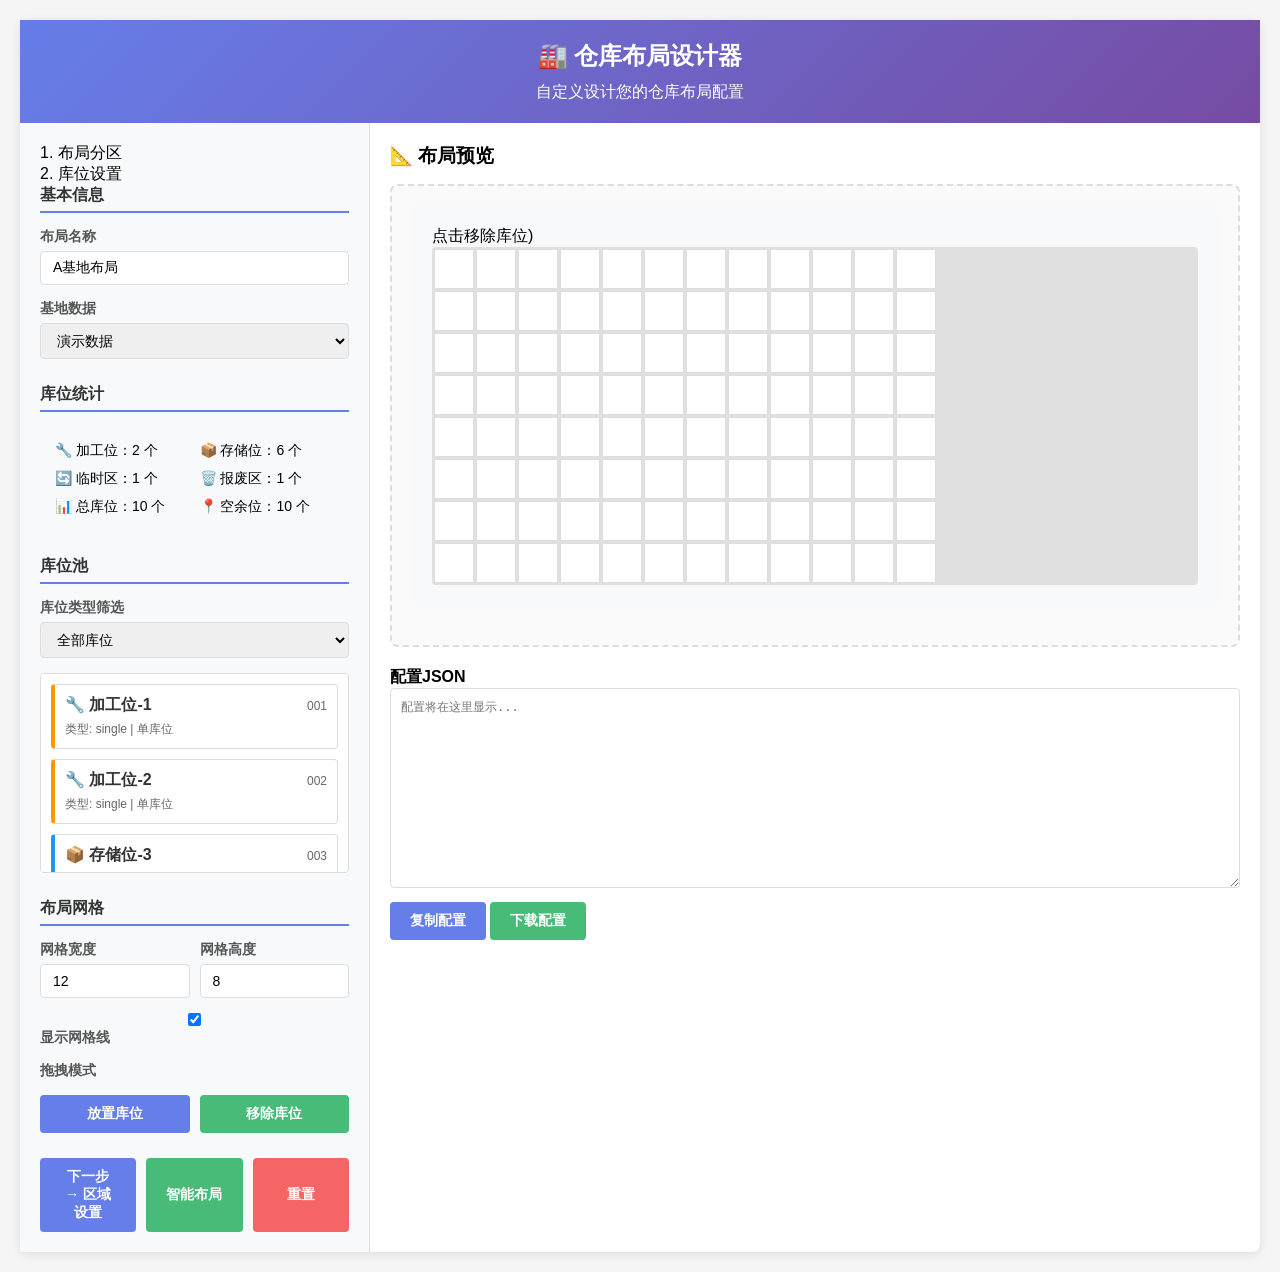
<file: layout_designer.html>
<!DOCTYPE html>
<html lang="zh-CN">
<head>
    <meta charset="UTF-8">
    <meta name="viewport" content="width=device-width, initial-scale=1.0">
    <title>仓库布局设计器</title>
    <style>
        * { margin: 0; padding: 0; box-sizing: border-box; }
        body { font-family: Arial, sans-serif; background-color: #f5f5f5; padding: 20px; }
        .container { max-width: 1400px; margin: 0 auto; background-color: white; border-radius: 8px; box-shadow: 0 2px 10px rgba(0,0,0,0.1); }
        .header { background: linear-gradient(135deg, #667eea 0%, #764ba2 100%); color: white; padding: 20px; text-align: center; }
        .header h1 { font-size: 24px; margin-bottom: 10px; }
        .main-content { display: flex; min-height: 600px; }
        .control-panel { width: 350px; background-color: #f8f9fa; padding: 20px; border-right: 1px solid #e0e0e0; overflow-y: auto; }
        .preview-panel { flex: 1; padding: 20px; }
        .section { margin-bottom: 25px; }
        .section-title { font-size: 16px; font-weight: bold; margin-bottom: 15px; color: #333; border-bottom: 2px solid #667eea; padding-bottom: 5px; }
        .form-group { margin-bottom: 15px; }
        .form-group label { display: block; margin-bottom: 5px; font-weight: bold; color: #555; font-size: 14px; }
        .form-group input, .form-group select { width: 100%; padding: 8px 12px; border: 1px solid #ddd; border-radius: 4px; font-size: 14px; }
        .form-group input:focus, .form-group select:focus { outline: none; border-color: #667eea; box-shadow: 0 0 0 2px rgba(102, 126, 234, 0.1); }
        .size-inputs { display: grid; grid-template-columns: 1fr 1fr; gap: 10px; }
        .btn { padding: 10px 20px; border: none; border-radius: 4px; cursor: pointer; font-weight: bold; font-size: 14px; transition: all 0.3s ease; }
        .btn-primary { background-color: #667eea; color: white; }
        .btn-primary:hover { background-color: #5a67d8; }
        .btn-secondary { background-color: #48bb78; color: white; }
        .btn-secondary:hover { background-color: #38a169; }
        .btn-danger { background-color: #f56565; color: white; }
        .btn-danger:hover { background-color: #e53e3e; }
        .btn-group { display: flex; gap: 10px; margin-top: 15px; }
        .btn-group .btn { flex: 1; }
        .preview-area { border: 2px dashed #ddd; border-radius: 8px; padding: 20px; background-color: #fafafa; min-height: 400px; }
        .message { padding: 10px 15px; border-radius: 4px; margin-bottom: 15px; display: none; }
        .message.success { background-color: #d4edda; color: #155724; border: 1px solid #c3e6cb; }
        .message.error { background-color: #f8d7da; color: #721c24; border: 1px solid #f5c6cb; }
        .message.show { display: block; }
        .area-item { background-color: white; border: 1px solid #ddd; border-radius: 4px; padding: 10px; margin-bottom: 10px; cursor: move; }
        .area-item-header { display: flex; justify-content: space-between; align-items: center; margin-bottom: 5px; }
        .area-item-title { font-weight: bold; color: #333; }
        .area-item-remove { color: #f56565; cursor: pointer; font-weight: bold; }
        .area-item-details { font-size: 12px; color: #666; }
        
        /* 布局网格样式 */
        .layout-grid-container { background-color: #f8f9fa; padding: 20px; border-radius: 8px; margin-bottom: 20px; }
        .layout-grid { display: grid; gap: 2px; background-color: #e0e0e0; padding: 2px; border-radius: 4px; position: relative; }
        .grid-cell { background-color: white; border: 1px solid #ddd; min-height: 30px; position: relative; cursor: pointer; }
        .grid-cell:hover { background-color: #f0f8ff; }
        .grid-cell.selected { background-color: #e3f2fd; border-color: #2196f3; }
        .grid-cell.occupied { background-color: #f5f5f5; }
        
        /* 分区样式 */
        .partition { background-color: rgba(33, 150, 243, 0.2); border: 2px solid #2196f3; border-radius: 4px; position: absolute; z-index: 10; cursor: move; user-select: none; }
        .partition:hover { border-color: #1976d2; background-color: rgba(33, 150, 243, 0.3); }
        .partition.selected { border-color: #1565c0; background-color: rgba(33, 150, 243, 0.4; }
        .partition-label { position: absolute; top: 5px; left: 5px; background: #2196f3; color: white; padding: 2px 8px; border-radius: 12px; font-size: 12px; font-weight: bold; }
        .resize-handle { position: absolute; width: 10px; height: 10px; background: #2196f3; border: 2px solid white; border-radius: 50%; cursor: nwse-resize; }
        .resize-handle.nw { top: -5px; left: -5px; cursor: nw-resize; }
        .resize-handle.ne { top: -5px; right: -5px; cursor: ne-resize; }
        .resize-handle.sw { bottom: -5px; left: -5px; cursor: sw-resize; }
        .resize-handle.se { bottom: -5px; right: -5px; cursor: se-resize; }
        
        /* 步骤样式 */
        .step-indicator { display: flex; justify-content: space-between; margin-bottom: 20px; }
        .step { flex: 1; text-align: center; padding: 10px; border-radius: 4px; font-weight: bold; }
        .step.active { background-color: #667eea; color: white; }
        .step.completed { background-color: #48bb78; color: white; }
        .step.pending { background-color: #e0e0e0; color: #666; }
        
        /* 库位设置样式 */
        .rack-settings { background-color: #f8f9fa; padding: 15px; border-radius: 8px; margin-top: 10px; }
        .rack-preview { background-color: white; border: 1px solid #ddd; border-radius: 4px; padding: 10px; margin-top: 10px; min-height: 100px; display: flex; align-items: center; justify-content: center; }
    </style>
</head>
<body>
    <div class="container">
        <div class="header">
            <h1>🏭 仓库布局设计器</h1>
            <p>自定义设计您的仓库布局配置</p>
        </div>
        
        <div class="main-content">
            <div class="control-panel">
                <div id="message" class="message"></div>
                
                <!-- 步骤指示器 -->
                <div class="step-indicator">
                    <div class="step active" id="step1">1. 布局分区</div>
                    <div class="step pending" id="step2">2. 库位设置</div>
                </div>
                
                <!-- 步骤1: 布局分区 -->
                <div id="step1Content">
                    <div class="section">
                        <div class="section-title">基本信息</div>
                        <div class="form-group">
                            <label for="layoutName">布局名称</label>
                            <input type="text" id="layoutName" value="A基地布局" placeholder="输入布局名称">
                        </div>
                        <div class="form-group">
                            <label for="baseData">基地数据</label>
                            <select id="baseData" onchange="loadBaseData()">
                                <option value="demo">演示数据</option>
                                <option value="baseA">A基地 (56库位)</option>
                                <option value="custom">自定义</option>
                            </select>
                        </div>
                    </div>
                    
                    <div class="section">
                        <div class="section-title">库位统计</div>
                        <div id="rackStats" style="background: #f8f9fa; padding: 15px; border-radius: 8px; margin-bottom: 15px;">
                            <div style="display: grid; grid-template-columns: 1fr 1fr; gap: 10px; font-size: 14px;">
                                <div>🔧 加工位：<span id="processCount">4</span> 个</div>
                                <div>📦 存储位：<span id="storageCount">26</span> 个</div>
                                <div>🔄 临时区：<span id="tempCount">1</span> 个</div>
                                <div>🗑️ 报废区：<span id="wasteCount">1</span> 个</div>
                                <div>📊 总库位：<span id="totalCount">32</span> 个</div>
                                <div>📍 空余位：<span id="emptyCount">24</span> 个</div>
                            </div>
                        </div>
                    </div>
                    
                    <div class="section">
                        <div class="section-title">库位池</div>
                        <div class="form-group">
                            <label>库位类型筛选</label>
                            <select id="rackTypeFilter" onchange="filterRacks()">
                                <option value="all">全部库位</option>
                                <option value="process">加工位 (单库位)</option>
                                <option value="storage">存储位 (AB双库位)</option>
                                <option value="temp">临时区</option>
                                <option value="waste">报废区</option>
                            </select>
                        </div>
                        <div id="rackPool" style="max-height: 200px; overflow-y: auto; border: 1px solid #ddd; border-radius: 4px; padding: 10px; background: white;">
                            <div style="color: #999; text-align: center; padding: 20px;">加载基地数据后显示库位</div>
                        </div>
                    </div>
                    
                    <div class="section">
                        <div class="section-title">布局网格</div>
                        <div class="size-inputs">
                            <div class="form-group">
                                <label for="gridWidth">网格宽度</label>
                                <input type="number" id="gridWidth" value="12" min="6" max="20" onchange="createLayoutGrid()">
                            </div>
                            <div class="form-group">
                                <label for="gridHeight">网格高度</label>
                                <input type="number" id="gridHeight" value="8" min="4" max="15" onchange="createLayoutGrid()">
                            </div>
                        </div>
                        <div class="form-group">
                            <label>
                                <input type="checkbox" id="showGrid" checked onchange="toggleGrid()"> 显示网格线
                            </label>
                        </div>
                        <div class="form-group">
                            <label>拖拽模式</label>
                            <div class="btn-group">
                                <button class="btn btn-primary" id="dragModePlace" onclick="setDragMode('place')">放置库位</button>
                                <button class="btn btn-secondary" id="dragModeRemove" onclick="setDragMode('remove')">移除库位</button>
                            </div>
                        </div>
                    </div>
                    
                    <div class="btn-group">
                        <button class="btn btn-primary" onclick="nextStep()">下一步 → 区域设置</button>
                        <button class="btn btn-secondary" onclick="autoLayout()">智能布局</button>
                        <button class="btn btn-danger" onclick="resetAll()">重置</button>
                    </div>
                </div>
                
                <!-- 步骤2: 区域设置 -->
                <div id="step2Content" style="display: none;">
                    <div class="section">
                        <div class="section-title">布局确认与优化</div>
                        <div class="form-group">
                            <label>当前布局统计</label>
                            <div style="background: #f8f9fa; padding: 15px; border-radius: 8px;">
                                <div id="layoutStats" style="display: grid; grid-template-columns: 1fr 1fr; gap: 10px; font-size: 14px;">
                                    <div>📦 已放置库位：<span id="placedRackCount">0</span> 个</div>
                                    <div>📊 布局利用率：<span id="layoutUtilization">0</span>%</div>
                                    <div>🔧 加工位：<span id="placedProcessCount">0</span> 个</div>
                                    <div>📦 存储位：<span id="placedStorageCount">0</span> 个</div>
                                    <div>🔄 临时区：<span id="placedTempCount">0</span> 个</div>
                                    <div>🗑️ 报废区：<span id="placedWasteCount">0</span> 个</div>
                                </div>
                            </div>
                        </div>
                        
                        <div class="form-group">
                            <label>布局建议</label>
                            <div id="layoutSuggestions" style="background: #fff3cd; padding: 15px; border-radius: 8px; border: 1px solid #ffeaa7;">
                                <div style="color: #856404;">📋 布局优化建议：</div>
                                <ul style="margin: 10px 0 0 20px; color: #856404; font-size: 14px;">
                                    <li>加工位建议放置在左侧，便于操作</li>
                                    <li>存储位建议集中放置，提高空间利用率</li>
                                    <li>临时区和报废区建议放置在边缘位置</li>
                                </ul>
                            </div>
                        </div>
                    </div>
                    
                    <div class="section">
                        <div class="section-title">布局调整</div>
                        <div class="form-group">
                            <label>快速操作</label>
                            <div class="btn-group">
                                <button class="btn btn-secondary" onclick="optimizeLayout()">优化布局</button>
                                <button class="btn btn-secondary" onclick="clearLayout()">清空布局</button>
                            </div>
                        </div>
                        
                        <div class="form-group">
                            <label>区域命名</label>
                            <textarea id="areaNames" style="width: 100%; height: 80px; padding: 8px; border: 1px solid #ddd; border-radius: 4px;" placeholder="为不同区域命名，例如：&#10;左侧区域：加工位&#10;中央区域：存储区&#10;底部区域：临时区/报废区"></textarea>
                        </div>
                    </div>
                    
                    <div class="btn-group">
                        <button class="btn btn-secondary" onclick="prevStep()">← 上一步</button>
                        <button class="btn btn-primary" onclick="generatePreview()">生成最终预览</button>
                        <button class="btn btn-primary" onclick="exportConfig()">导出配置</button>
                    </div>
                </div>
            </div>
            
            <div class="preview-panel">
                <h3 style="margin-bottom: 15px;">📐 布局预览</h3>
                <div class="preview-area" id="previewArea">
                    <div style="text-align: center; color: #999; padding: 50px;">
                        <p>🎨 点击"生成预览"查看您的布局设计</p>
                    </div>
                </div>
                
                <div style="margin-top: 20px;">
                    <h4>配置JSON</h4>
                    <textarea id="configOutput" style="width: 100%; height: 200px; font-family: monospace; font-size: 12px; padding: 10px; border: 1px solid #ddd; border-radius: 4px;" readonly placeholder="配置将在这里显示..."></textarea>
                    <div style="margin-top: 10px;">
                        <button class="btn btn-primary" onclick="copyConfig()">复制配置</button>
                        <button class="btn btn-secondary" onclick="downloadConfig()">下载配置</button>
                    </div>
                </div>
            </div>
        </div>
    </div>

    <script>
        let partitions = [];
        let currentStep = 1;
        let currentConfig = {};
        let selectedPartition = null;
        let isCreatingPartition = false;
        let partitionStart = null;
        let isDragging = false;
        let isResizing = false;
        let dragMode = 'place'; // 'place' or 'remove'
        let rackPool = []; // 所有可用库位
        let placedRacks = []; // 已放置的库位
        let baseData = {}; // 基地数据

        // 基地数据
        const baseDatabase = {
            baseA: {
                name: "A基地",
                totalRacks: 56,
                racks: [
                    // 加工位 1-4 (单库位)
                    { id: "001", type: "process", name: "加工位-1", category: "single" },
                    { id: "002", type: "process", name: "加工位-2", category: "single" },
                    { id: "003", type: "process", name: "加工位-3", category: "single" },
                    { id: "004", type: "process", name: "加工位-4", category: "single" },
                    // 存储位 5-30 (AB双库位)
                    { id: "005", type: "storage", name: "存储位-5", category: "pair", pairId: "005A,005B" },
                    { id: "006", type: "storage", name: "存储位-6", category: "pair", pairId: "006A,006B" },
                    { id: "007", type: "storage", name: "存储位-7", category: "pair", pairId: "007A,007B" },
                    { id: "008", type: "storage", name: "存储位-8", category: "pair", pairId: "008A,008B" },
                    { id: "009", type: "storage", name: "存储位-9", category: "pair", pairId: "009A,009B" },
                    { id: "010", type: "storage", name: "存储位-10", category: "pair", pairId: "010A,010B" },
                    { id: "011", type: "storage", name: "存储位-11", category: "pair", pairId: "011A,011B" },
                    { id: "012", type: "storage", name: "存储位-12", category: "pair", pairId: "012A,012B" },
                    { id: "013", type: "storage", name: "存储位-13", category: "pair", pairId: "013A,013B" },
                    { id: "014", type: "storage", name: "存储位-14", category: "pair", pairId: "014A,014B" },
                    { id: "015", type: "storage", name: "存储位-15", category: "pair", pairId: "015A,015B" },
                    { id: "016", type: "storage", name: "存储位-16", category: "pair", pairId: "016A,016B" },
                    { id: "017", type: "storage", name: "存储位-17", category: "pair", pairId: "017A,017B" },
                    { id: "018", type: "storage", name: "存储位-18", category: "pair", pairId: "018A,018B" },
                    { id: "019", type: "storage", name: "存储位-19", category: "pair", pairId: "019A,019B" },
                    { id: "020", type: "storage", name: "存储位-20", category: "pair", pairId: "020A,020B" },
                    { id: "021", type: "storage", name: "存储位-21", category: "pair", pairId: "021A,021B" },
                    { id: "022", type: "storage", name: "存储位-22", category: "pair", pairId: "022A,022B" },
                    { id: "023", type: "storage", name: "存储位-23", category: "pair", pairId: "023A,023B" },
                    { id: "024", type: "storage", name: "存储位-24", category: "pair", pairId: "024A,024B" },
                    { id: "025", type: "storage", name: "存储位-25", category: "pair", pairId: "025A,025B" },
                    { id: "026", type: "storage", name: "存储位-26", category: "pair", pairId: "026A,026B" },
                    { id: "027", type: "storage", name: "存储位-27", category: "pair", pairId: "027A,027B" },
                    { id: "028", type: "storage", name: "存储位-28", category: "pair", pairId: "028A,028B" },
                    { id: "029", type: "storage", name: "存储位-29", category: "pair", pairId: "029A,029B" },
                    { id: "030", type: "storage", name: "存储位-30", category: "pair", pairId: "030A,030B" },
                    // 临时区
                    { id: "TEMP-01", type: "temp", name: "临时区-1", category: "area", visible: false },
                    // 报废区
                    { id: "WASTE-01", type: "waste", name: "报废区-1", category: "area" }
                ]
            }
        };

        // 初始化
        document.addEventListener('DOMContentLoaded', function() {
            loadDefaultConfig();
            loadBaseData();
            createLayoutGrid();
        });

        // 加载默认配置
        function loadDefaultConfig() {
            currentConfig = {
                layoutName: "A基地布局",
                version: "1.0",
                created: new Date().toISOString().split('T')[0],
                dimensions: { totalWidth: 12, totalHeight: 8 },
                racks: [],
                areas: []
            };
        }

        // 加载基地数据
        function loadBaseData() {
            const baseSelect = document.getElementById('baseData').value;
            
            if (baseSelect === 'demo') {
                // 演示数据
                rackPool = generateDemoRacks();
                updateRackStats();
            } else if (baseSelect === 'baseA') {
                // A基地数据
                baseData = baseDatabase.baseA;
                rackPool = [...baseData.racks];
                updateRackStats();
                showMessage('A基地数据加载成功', 'success');
            } else {
                // 自定义
                rackPool = [];
                showMessage('请手动添加库位数据', 'success');
            }
            
            updateRackPool();
        }

        // 生成演示数据
        function generateDemoRacks() {
            const demoRacks = [];
            for (let i = 1; i <= 8; i++) {
                demoRacks.push({
                    id: String(i).padStart(3, '0'),
                    type: i <= 2 ? 'process' : 'storage',
                    name: i <= 2 ? `加工位-${i}` : `存储位-${i}`,
                    category: i <= 2 ? 'single' : 'pair',
                    pairId: i > 2 ? `${String(i).padStart(3, '0')}A,${String(i).padStart(3, '0')}B` : null
                });
            }
            demoRacks.push({ id: "TEMP-01", type: "temp", name: "临时区-1", category: "area" });
            demoRacks.push({ id: "WASTE-01", type: "waste", name: "报废区-1", category: "area" });
            return demoRacks;
        }

        // 更新库位统计
        function updateRackStats() {
            const stats = {
                process: rackPool.filter(r => r.type === 'process').length,
                storage: rackPool.filter(r => r.type === 'storage').length,
                temp: rackPool.filter(r => r.type === 'temp').length,
                waste: rackPool.filter(r => r.type === 'waste').length,
                total: rackPool.length,
                empty: rackPool.filter(r => !placedRacks.find(p => p.id === r.id)).length
            };
            
            document.getElementById('processCount').textContent = stats.process;
            document.getElementById('storageCount').textContent = stats.storage;
            document.getElementById('tempCount').textContent = stats.temp;
            document.getElementById('wasteCount').textContent = stats.waste;
            document.getElementById('totalCount').textContent = stats.total;
            document.getElementById('emptyCount').textContent = stats.empty;
        }

        // 更新库位池显示
        function updateRackPool(filter = 'all') {
            const poolDiv = document.getElementById('rackPool');
            let filteredRacks = rackPool;
            
            if (filter !== 'all') {
                filteredRacks = rackPool.filter(rack => rack.type === filter);
            }
            
            let html = '';
            filteredRacks.forEach(rack => {
                const isPlaced = placedRacks.find(p => p.id === rack.id);
                const typeColors = {
                    'process': '#ff9800',
                    'storage': '#2196f3', 
                    'temp': '#9c27b0',
                    'waste': '#f44336'
                };
                const typeIcons = {
                    'process': '🔧',
                    'storage': '📦',
                    'temp': '🔄',
                    'waste': '🗑️'
                };
                
                html += '<div class="area-item" style="cursor: grab; opacity: ' + (isPlaced ? '0.5' : '1') + '; border-left: 4px solid ' + typeColors[rack.type] + ';" onclick="selectRackFromPool(\'' + rack.id + '\')" draggable="true" ondragstart="dragRack(event, \'' + rack.id + '\')">';
                html += '<div class="area-item-header"><span class="area-item-title">' + typeIcons[rack.type] + ' ' + rack.name + '</span><span style="font-size: 12px; color: ' + (isPlaced ? '#999' : '#666') + ';">' + (isPlaced ? '已放置' : rack.id) + '</span></div>';
                html += '<div class="area-item-details">类型: ' + rack.category + ' | ' + (rack.pairId || '单库位') + '</div>';
                html += '</div>';
            });
            
            if (filteredRacks.length === 0) {
                html = '<div style="text-align: center; color: #999; padding: 20px;">该类型暂无库位</div>';
            }
            
            poolDiv.innerHTML = html;
        }

        // 筛选库位
        function filterRacks() {
            const filter = document.getElementById('rackTypeFilter').value;
            updateRackPool(filter);
        }

        // 从库位池选择库位
        function selectRackFromPool(rackId) {
            const rack = rackPool.find(r => r.id === rackId);
            if (rack && !placedRacks.find(p => p.id === rackId)) {
                // 设置拖拽模式
                setDragMode('place');
                showMessage('已选择库位: ' + rack.name + '，点击网格放置', 'success');
            } else if (placedRacks.find(p => p.id === rackId)) {
                showMessage('该库位已放置', 'error');
            }
        }

        // 设置拖拽模式
        function setDragMode(mode) {
            dragMode = mode;
            document.getElementById('dragModePlace').className = mode === 'place' ? 'btn btn-primary' : 'btn btn-secondary';
            document.getElementById('dragModeRemove').className = mode === 'remove' ? 'btn btn-primary' : 'btn btn-secondary';
            showMessage(mode === 'place' ? '放置模式：点击网格放置库位' : '移除模式：点击网格移除库位', 'success');
        }

        // 拖拽库位
        function dragRack(event, rackId) {
            event.dataTransfer.setData('rackId', rackId);
        }

        // 智能布局
        function autoLayout() {
            if (rackPool.length === 0) {
                showMessage('请先加载基地数据', 'error');
                return;
            }
            
            // 清空现有布局
            placedRacks = [];
            
            // 按类型分组布局
            const width = currentConfig.dimensions.totalWidth;
            const height = currentConfig.dimensions.totalHeight;
            let currentPos = { x: 0, y: 0 };
            
            // 1. 放置加工位（优先左侧）
            const processRacks = rackPool.filter(r => r.type === 'process');
            processRacks.forEach((rack, index) => {
                if (currentPos.x >= width - 1) {
                    currentPos.x = 0;
                    currentPos.y += 2;
                }
                if (currentPos.y < height) {
                    placedRacks.push({
                        ...rack,
                        position: { x: currentPos.x, y: currentPos.y },
                        size: { width: 1, height: 1 }
                    });
                    currentPos.x += 1;
                }
            });
            
            // 2. 放置存储位（AB双库位）
            currentPos.x = 0;
            currentPos.y += 1;
            const storageRacks = rackPool.filter(r => r.type === 'storage');
            storageRacks.forEach((rack, index) => {
                if (currentPos.x >= width - 2) {
                    currentPos.x = 0;
                    currentPos.y += 2;
                }
                if (currentPos.y < height) {
                    placedRacks.push({
                        ...rack,
                        position: { x: currentPos.x, y: currentPos.y },
                        size: { width: 2, height: 1 }
                    });
                    currentPos.x += 2;
                }
            });
            
            // 3. 放置临时区和报废区（底部）
            const specialRacks = rackPool.filter(r => r.type === 'temp' || r.type === 'waste');
            currentPos.x = 0;
            currentPos.y = height - 1;
            specialRacks.forEach(rack => {
                if (currentPos.x < width - 3) {
                    placedRacks.push({
                        ...rack,
                        position: { x: currentPos.x, y: currentPos.y },
                        size: { width: 3, height: 1 }
                    });
                    currentPos.x += 3;
                }
            });
            
            renderPlacedRacks();
            updateRackStats();
            showMessage('智能布局完成', 'success');
        }

        // 创建布局网格
        function createLayoutGrid() {
            const width = parseInt(document.getElementById('gridWidth').value);
            const height = parseInt(document.getElementById('gridHeight').value);
            const previewArea = document.getElementById('previewArea');
            
            currentConfig.dimensions = { totalWidth: width, totalHeight: height };
            
            let html = '<div class="layout-grid-container">';
            html += '<h3>布局设计网格 (' + dragMode === 'place' ? '点击放置库位' : '点击移除库位' + ')</h3>';
            html += '<div class="layout-grid" id="layoutGrid" style="grid-template-columns: repeat(' + width + ', 40px); grid-template-rows: repeat(' + height + ', 40px);" ondrop="dropRack(event)" ondragover="allowDrop(event)">';
            
            for (let y = 0; y < height; y++) {
                for (let x = 0; x < width; x++) {
                    html += '<div class="grid-cell" data-x="' + x + '" data-y="' + y + '" onclick="handleGridClick(' + x + ', ' + y + ')" ondragover="allowDrop(event)" ondrop="dropRackOnCell(event, ' + x + ', ' + y + ')"></div>';
                }
            }
            
            html += '</div>';
            html += '</div>';
            
            previewArea.innerHTML = html;
            renderPlacedRacks();
            
            // 更新配置
            currentConfig.dimensions = { totalWidth: width, totalHeight: height };
        }

        // 处理网格点击
        function handleGridClick(x, y) {
            if (dragMode === 'place') {
                // 放置模式 - 选择要放置的库位
                const unplacedRack = rackPool.find(rack => !placedRacks.find(p => p.id === rack.id));
                if (unplacedRack) {
                    placeRack(unplacedRack, x, y);
                } else {
                    showMessage('没有可放置的库位', 'error');
                }
            } else if (dragMode === 'remove') {
                // 移除模式 - 移除该位置的库位
                const rackIndex = placedRacks.findIndex(r => 
                    x >= r.position.x && x < r.position.x + r.size.width &&
                    y >= r.position.y && y < r.position.y + r.size.height
                );
                if (rackIndex !== -1) {
                    removeRack(rackIndex);
                }
            }
        }

        // 放置库位
        function placeRack(rack, x, y) {
            // 检查位置是否可用
            const isOccupied = placedRacks.some(r => {
                return !(x >= r.position.x + r.size.width || 
                        x + rack.size.width <= r.position.x ||
                        y >= r.position.y + r.size.height ||
                        y + rack.size.height <= r.position.y);
            });
            
            if (isOccupied) {
                showMessage('该位置已被占用', 'error');
                return;
            }
            
            // 检查边界
            if (x + rack.size.width > currentConfig.dimensions.totalWidth || 
                y + rack.size.height > currentConfig.dimensions.totalHeight) {
                showMessage('超出布局边界', 'error');
                return;
            }
            
            placedRacks.push({
                ...rack,
                position: { x: x, y: y },
                size: rack.size || { width: rack.category === 'pair' ? 2 : 1, height: 1 }
            });
            
            renderPlacedRacks();
            updateRackStats();
            updateRackPool(document.getElementById('rackTypeFilter').value);
            showMessage('库位放置成功: ' + rack.name, 'success');
        }

        // 移除库位
        function removeRack(index) {
            const rack = placedRacks[index];
            placedRacks.splice(index, 1);
            renderPlacedRacks();
            updateRackStats();
            updateRackPool(document.getElementById('rackTypeFilter').value);
            showMessage('库位移除成功: ' + rack.name, 'success');
        }

        // 渲染已放置的库位
        function renderPlacedRacks() {
            const grid = document.getElementById('layoutGrid');
            if (!grid) return;
            
            // 清除现有库位显示
            const existingRacks = grid.querySelectorAll('.placed-rack');
            existingRacks.forEach(r => r.remove());
            
            const cellSize = 42; // 40px + 2px gap
            
            placedRacks.forEach(rack => {
                const div = document.createElement('div');
                div.className = 'placed-rack';
                div.id = 'placed-' + rack.id;
                
                // 根据库位类型设置样式
                const typeColors = {
                    'process': '#ff9800',
                    'storage': '#2196f3',
                    'temp': '#9c27b0',
                    'waste': '#f44336'
                };
                
                const color = typeColors[rack.type] || '#666';
                const width = rack.size.width * cellSize - 4;
                const height = cellSize - 4;
                
                div.style.cssText = `
                    position: absolute;
                    left: ${rack.position.x * cellSize}px;
                    top: ${rack.position.y * cellSize}px;
                    width: ${width}px;
                    height: ${height}px;
                    background-color: ${color}20;
                    border: 2px solid ${color};
                    border-radius: 4px;
                    z-index: 10;
                    cursor: pointer;
                    display: flex;
                    align-items: center;
                    justify-content: center;
                    font-size: 12px;
                    font-weight: bold;
                    color: ${color};
                `;
                
                div.textContent = rack.id;
                div.title = rack.name;
                div.onclick = (e) => {
                    e.stopPropagation();
                    if (dragMode === 'remove') {
                        const index = placedRacks.findIndex(r => r.id === rack.id);
                        removeRack(index);
                    }
                };
                
                grid.appendChild(div);
            });
        }

        // 拖拽相关函数
        function allowDrop(event) {
            event.preventDefault();
        }

        function dropRack(event) {
            event.preventDefault();
            // 处理拖拽到网格外的情况
        }

        function dropRackOnCell(event, x, y) {
            event.preventDefault();
            const rackId = event.dataTransfer.getData('rackId');
            const rack = rackPool.find(r => r.id === rackId);
            
            if (rack && !placedRacks.find(p => p.id === rackId)) {
                placeRack(rack, x, y);
            }
        }

        // 开始创建分区
        function startCreatingPartition() {
            if (partitions.length >= 6) {
                showMessage('最多支持6个分区', 'error');
                return;
            }
            isCreatingPartition = true;
            showMessage('在网格上拖拽创建分区', 'success');
        }

        // 开始分区拖拽
        function startPartitionDrag(event, x, y) {
            if (!isCreatingPartition) return;
            
            event.preventDefault();
            partitionStart = { x: x, y: y };
            isDragging = true;
            
            document.addEventListener('mousemove', handlePartitionDrag);
            document.addEventListener('mouseup', endPartitionDrag);
        }

        // 处理分区拖拽
        function handlePartitionDrag(event) {
            if (!isDragging || !partitionStart) return;
            
            const grid = document.getElementById('layoutGrid');
            const rect = grid.getBoundingClientRect();
            const cellSize = 32; // 30px + 2px gap
            
            const endX = Math.min(Math.max(0, Math.floor((event.clientX - rect.left) / cellSize)), currentConfig.dimensions.totalWidth - 1);
            const endY = Math.min(Math.max(0, Math.floor((event.clientY - rect.top) / cellSize)), currentConfig.dimensions.totalHeight - 1);
            
            // 显示预览
            updatePartitionPreview(partitionStart.x, partitionStart.y, endX, endY);
        }

        // 结束分区拖拽
        function endPartitionDrag(event) {
            if (!isDragging || !partitionStart) return;
            
            const grid = document.getElementById('layoutGrid');
            const rect = grid.getBoundingClientRect();
            const cellSize = 32;
            
            const endX = Math.min(Math.max(0, Math.floor((event.clientX - rect.left) / cellSize)), currentConfig.dimensions.totalWidth - 1);
            const endY = Math.min(Math.max(0, Math.floor((event.clientY - rect.top) / cellSize)), currentConfig.dimensions.totalHeight - 1);
            
            // 创建分区
            createPartition(partitionStart.x, partitionStart.y, endX, endY);
            
            // 清理
            isDragging = false;
            partitionStart = null;
            isCreatingPartition = false;
            document.removeEventListener('mousemove', handlePartitionDrag);
            document.removeEventListener('mouseup', endPartitionDrag);
            
            // 清除预览
            clearPartitionPreview();
        }

        // 创建分区
        function createPartition(startX, startY, endX, endY) {
            const x = Math.min(startX, endX);
            const y = Math.min(startY, endY);
            const width = Math.abs(endX - startX) + 1;
            const height = Math.abs(endY - startY) + 1;
            
            if (width < 1 || height < 1) {
                showMessage('分区太小，请重新拖拽', 'error');
                return;
            }
            
            const partition = {
                id: 'partition_' + Date.now(),
                name: '分区' + (partitions.length + 1),
                position: { x: x, y: y },
                size: { width: width, height: height },
                rackSettings: {
                    arrangement: 'horizontal',
                    startNum: 1,
                    prefix: ''
                }
            };
            
            partitions.push(partition);
            renderPartitions();
            updatePartitionsList();
            showMessage('分区创建成功', 'success');
        }

        // 渲染分区
        function renderPartitions() {
            const grid = document.getElementById('layoutGrid');
            if (!grid) return;
            
            // 清除现有分区
            const existingPartitions = grid.querySelectorAll('.partition');
            existingPartitions.forEach(p => p.remove());
            
            const cellSize = 32; // 30px + 2px gap
            
            partitions.forEach((partition, index) => {
                const div = document.createElement('div');
                div.className = 'partition';
                div.id = partition.id;
                div.style.left = (partition.position.x * cellSize) + 'px';
                div.style.top = (partition.position.y * cellSize) + 'px';
                div.style.width = (partition.size.width * cellSize - 4) + 'px';
                div.style.height = (partition.size.height * cellSize - 4) + 'px';
                
                // 添加标签
                const label = document.createElement('div');
                label.className = 'partition-label';
                label.textContent = partition.name;
                div.appendChild(label);
                
                // 添加调整大小手柄
                ['nw', 'ne', 'sw', 'se'].forEach(pos => {
                    const handle = document.createElement('div');
                    handle.className = 'resize-handle ' + pos;
                    handle.onmousedown = (e) => startResize(e, index, pos);
                    div.appendChild(handle);
                });
                
                // 添加点击选择
                div.onclick = (e) => {
                    if (!e.target.classList.contains('resize-handle')) {
                        selectPartition(index);
                    }
                };
                
                grid.appendChild(div);
            });
        }

        // 选择分区
        function selectPartition(index) {
            // 清除之前的选择
            document.querySelectorAll('.partition').forEach(p => p.classList.remove('selected'));
            
            // 选择当前分区
            const partition = document.getElementById(partitions[index].id);
            if (partition) {
                partition.classList.add('selected');
                selectedPartition = index;
            }
        }

        // 删除选中的分区
        function deleteSelectedPartition() {
            if (selectedPartition === null) {
                showMessage('请先选择要删除的分区', 'error');
                return;
            }
            
            partitions.splice(selectedPartition, 1);
            selectedPartition = null;
            renderPartitions();
            updatePartitionsList();
            showMessage('分区已删除', 'success');
        }

        // 更新分区列表
        function updatePartitionsList() {
            const list = document.getElementById('partitionsList');
            const count = document.getElementById('partitionCount');
            
            count.textContent = partitions.length;
            list.innerHTML = '';
            
            partitions.forEach((partition, index) => {
                const item = document.createElement('div');
                item.className = 'area-item';
                item.style.cursor = 'pointer';
                item.innerHTML = '<div class="area-item-header"><span class="area-item-title">' + partition.name + '</span></div><div class="area-item-details">位置: (' + partition.position.x + ', ' + partition.position.y + ') | 尺寸: ' + partition.size.width + '×' + partition.size.height + '</div>';
                item.onclick = () => selectPartition(index);
                list.appendChild(item);
            });
        }

        // 步骤控制
        function nextStep() {
            if (currentStep === 1 && placedRacks.length === 0) {
                showMessage('请至少放置一个库位', 'error');
                return;
            }
            
            currentStep = 2;
            document.getElementById('step1').classList.remove('active');
            document.getElementById('step1').classList.add('completed');
            document.getElementById('step2').classList.remove('pending');
            document.getElementById('step2').classList.add('active');
            
            document.getElementById('step1Content').style.display = 'none';
            document.getElementById('step2Content').style.display = 'block';
            
            updateLayoutStats();
            showMessage('进入布局确认阶段', 'success');
        }

        function prevStep() {
            currentStep = 1;
            document.getElementById('step2').classList.remove('active');
            document.getElementById('step2').classList.add('pending');
            document.getElementById('step1').classList.remove('completed');
            document.getElementById('step1').classList.add('active');
            
            document.getElementById('step2Content').style.display = 'none';
            document.getElementById('step1Content').style.display = 'block';
        }

        // 更新布局统计
        function updateLayoutStats() {
            const totalCells = currentConfig.dimensions.totalWidth * currentConfig.dimensions.totalHeight;
            const usedCells = placedRacks.reduce((sum, rack) => sum + (rack.size.width * rack.size.height), 0);
            const utilization = Math.round((usedCells / totalCells) * 100);
            
            const stats = {
                total: placedRacks.length,
                process: placedRacks.filter(r => r.type === 'process').length,
                storage: placedRacks.filter(r => r.type === 'storage').length,
                temp: placedRacks.filter(r => r.type === 'temp').length,
                waste: placedRacks.filter(r => r.type === 'waste').length
            };
            
            document.getElementById('placedRackCount').textContent = stats.total;
            document.getElementById('layoutUtilization').textContent = utilization;
            document.getElementById('placedProcessCount').textContent = stats.process;
            document.getElementById('placedStorageCount').textContent = stats.storage;
            document.getElementById('placedTempCount').textContent = stats.temp;
            document.getElementById('placedWasteCount').textContent = stats.waste;
        }

        // 优化布局
        function optimizeLayout() {
            if (placedRacks.length === 0) {
                showMessage('请先放置一些库位', 'error');
                return;
            }
            
            // 简单的优化算法：按类型重新排列
            const width = currentConfig.dimensions.totalWidth;
            const optimizedRacks = [];
            let currentPos = { x: 0, y: 0 };
            
            // 按优先级排序：process > storage > temp > waste
            const sortedRacks = [...placedRacks].sort((a, b) => {
                const priority = { 'process': 1, 'storage': 2, 'temp': 3, 'waste': 4 };
                return priority[a.type] - priority[b.type];
            });
            
            sortedRacks.forEach(rack => {
                if (currentPos.x + rack.size.width > width) {
                    currentPos.x = 0;
                    currentPos.y += 2;
                }
                
                optimizedRacks.push({
                    ...rack,
                    position: { x: currentPos.x, y: currentPos.y }
                });
                
                currentPos.x += rack.size.width;
            });
            
            placedRacks = optimizedRacks;
            renderPlacedRacks();
            updateLayoutStats();
            showMessage('布局优化完成', 'success');
        }

        // 清空布局
        function clearLayout() {
            if (confirm('确定要清空当前布局吗？')) {
                placedRacks = [];
                renderPlacedRacks();
                updateRackStats();
                updateRackPool(document.getElementById('rackTypeFilter').value);
                showMessage('布局已清空', 'success');
            }
        }

        // 生成预览 - 基于实际库位布局
        function generatePreview() {
            updateConfig();
            const previewArea = document.getElementById('previewArea');
            const areaNames = document.getElementById('areaNames').value;
            
            let html = '<div style="background-color: white; padding: 20px; border-radius: 8px;">';
            html += '<h3 style="margin-bottom: 15px; color: #333;">📊 最终布局预览</h3>';
            
            // 创建库位布局
            html += createRackLayoutHtml();
            html += '</div>';
            
            // 添加配置显示区域
            html += '<div style="margin-top: 30px; background-color: #f8f9fa; padding: 15px; border-radius: 8px;">';
            html += '<h4 style="margin-bottom: 10px; color: #333;">📝 布局配置信息</h4>';
            
            if (areaNames) {
                html += '<div style="background-color: #17a2b8; color: white; padding: 10px; border-radius: 4px; font-size: 14px; margin-bottom: 10px;"><strong>区域命名：</strong><br><pre style="white-space: pre-wrap; margin: 5px 0;">' + areaNames + '</pre></div>';
            }
            
            // 按类型统计
            const typeGroups = {};
            placedRacks.forEach(rack => {
                if (!typeGroups[rack.type]) {
                    typeGroups[rack.type] = [];
                }
                typeGroups[rack.type].push(rack);
            });
            
            const typeNames = {
                'process': '🔧 加工位',
                'storage': '📦 存储位', 
                'temp': '🔄 临时区',
                'waste': '🗑️ 报废区'
            };
            
            Object.keys(typeGroups).forEach(type => {
                html += '<div style="background-color: #2196f3; color: white; padding: 10px; border-radius: 4px; font-size: 14px; margin-bottom: 10px;"><strong>' + typeNames[type] + '</strong><br>';
                typeGroups[type].forEach(rack => {
                    html += rack.name + ' (位置: ' + rack.position.x + ',' + rack.position.y + ') | ';
                });
                html = html.slice(0, -3); // 移除最后的 " | "
                html += '</div>';
            });
            
            html += '</div>';
            
            previewArea.innerHTML = html;
            document.getElementById('configOutput').value = JSON.stringify(currentConfig, null, 2);
            showMessage('最终预览生成成功', 'success');
        }

        // 创建库位布局HTML
        function createRackLayoutHtml() {
            let html = '<div style="display: grid; grid-template-columns: repeat(' + currentConfig.dimensions.totalWidth + ', 50px); grid-template-rows: repeat(' + currentConfig.dimensions.totalHeight + ', 50px); gap: 5px; background-color: #f0f0f0; padding: 20px; border-radius: 8px;">';
            
            // 创建空的网格
            const grid = Array(currentConfig.dimensions.totalHeight).fill(null).map(() => 
                Array(currentConfig.dimensions.totalWidth).fill(null)
            );
            
            // 填充已放置的库位
            placedRacks.forEach(rack => {
                for (let y = 0; y < rack.size.height; y++) {
                    for (let x = 0; x < rack.size.width; x++) {
                        const gridX = rack.position.x + x;
                        const gridY = rack.position.y + y;
                        if (gridX < currentConfig.dimensions.totalWidth && gridY < currentConfig.dimensions.totalHeight) {
                            grid[gridY][gridX] = { ...rack, cellX: x, cellY: y };
                        }
                    }
                }
            });
            
            // 渲染网格
            for (let y = 0; y < currentConfig.dimensions.totalHeight; y++) {
                for (let x = 0; x < currentConfig.dimensions.totalWidth; x++) {
                    const cell = grid[y][x];
                    const typeColors = {
                        'process': '#ff9800',
                        'storage': '#2196f3',
                        'temp': '#9c27b0', 
                        'waste': '#f44336'
                    };
                    
                    if (cell) {
                        const color = typeColors[cell.type] || '#666';
                        let content = cell.id;
                        
                        // 对于双库位，显示A/B
                        if (cell.category === 'pair' && cell.pairId) {
                            const pairIds = cell.pairId.split(',');
                            content = pairIds[cell.cellX] || cell.id;
                        }
                        
                        html += '<div style="background-color: ' + color + '20; border: 2px solid ' + color + '; border-radius: 4px; display: flex; align-items: center; justify-content: center; font-size: 11px; font-weight: bold; color: ' + color + '; cursor: pointer;" title="' + cell.name + '">' + content + '</div>';
                    } else {
                        html += '<div style="background-color: white; border: 1px dashed #ddd; border-radius: 4px;"></div>';
                    }
                }
            }
            
            html += '</div>';
            return html;
        }

        // 创建分区HTML - 基于新的分区系统
        function createPartitionAreaHtml() {
            let html = '<div style="display: flex; gap: 20px; flex-wrap: wrap;">';
            
            partitions.forEach(partition => {
                const width = partition.size.width * 90; // 每个库位对90px宽
                const height = partition.size.height * 65; // 每个库位对65px高
                
                html += '<div style="border: 2px solid #2196f3; border-radius: 8px; padding: 10px; background-color: #f8f9fa;">';
                html += '<h4 style="margin-bottom: 10px; color: #2196f3;">' + partition.name + '</h4>';
                html += '<div style="display: grid; grid-template-columns: repeat(' + partition.size.width + ', 90px); grid-template-rows: repeat(' + partition.size.height + ', 65px); gap: 10px;">';
                
                const grid = Array(partition.size.height).fill(null).map(() => Array(partition.size.width).fill(null));
                const cells = generateCellsForPartition(partition);
                
                cells.forEach(cell => {
                    if (cell.row < grid.length && cell.col < grid[0].length) {
                        grid[cell.row][cell.col] = cell;
                    }
                });

                for (let row = 0; row < partition.size.height; row++) {
                    for (let col = 0; col < partition.size.width; col++) {
                        const cell = grid[row][col];
                        html += '<div style="min-height: 65px; border: 1px solid #eee; border-radius: 4px; padding: 5px; background-color: #fafafa;">';
                        if (cell && cell.type !== 'empty') {
                            html += renderCellHtml(cell);
                        } else {
                            html += '<div style="visibility: hidden; height: 100%;"><\/div>';
                        }
                        html += '<\/div>';
                    }
                }
                
                html += '<\/div>';
                html += '<\/div>';
            });
            
            html += '<\/div>';
            return html;
        }

        // 渲染单元格HTML - 复制layout.html的逻辑
        function renderCellHtml(cell) {
            let html = '<div style="display: flex; justify-content: center; align-items: center; height: 100%;">';
            
            if (cell.type === 'rack_pair_horizontal') {
                html += createRackPairHtml(cell.racks, 'horizontal', cell.status);
            } else if (cell.type === 'rack_pair_vertical') {
                html += createRackPairHtml(cell.racks, 'vertical', cell.status);
            } else if (cell.type === 'aisle') {
                html += '<div style="width: 100%; height: 100%;"><\/div>';
            }
            
            html += '<\/div>';
            return html;
        }

        // 创建库位对HTML - 复制layout.html的逻辑
        function createRackPairHtml(racks, orientation, status) {
            let html = '<div style="display: ';
            if (orientation === 'horizontal') {
                html += 'flex; gap: 5px; align-items: center; justify-content: center; width: 90px; height: 55px; padding: 5px;">';
            } else if (orientation === 'vertical') {
                html += 'flex; flex-direction: column; gap: 5px; align-items: center; justify-content: center; width: 55px; height: 40px; padding: 5px;">';
            }
            
            racks.forEach(rack => {
                html += createRackHtml(rack, orientation, status);
            });
            
            html += '<\/div>';
            return html;
        }

        // 创建单个库位HTML - 复制layout.html的逻辑
        function createRackHtml(rackId, orientation, status) {
            let html = '<div style="';
            
            // 基础样式
            html += 'display: flex; align-items: center; justify-content: center; font-weight: bold; font-size: 12px; border-radius: 4px; border: 1px solid; cursor: pointer; transition: all 0.3s ease; box-sizing: border-box;';
            
            // 方向样式
            if (orientation === 'horizontal') {
                html += 'width: 40px; height: 55px;';
            } else if (orientation === 'vertical') {
                html += 'width: 55px; height: 40px;';
            }
            
            // 状态颜色
            if (status === 'occupied') {
                html += 'background-color: #e3f2fd; color: #1976d2; border-color: #2196f3;';
            } else if (status === 'warning') {
                html += 'background-color: #fff3e0; color: #f57c00; border-color: #ff9800;';
            } else {
                html += 'background-color: #f8f9fa; color: #666; border-color: #ddd;';
            }
            
            html += '" title="库位: ' + rackId + '">' + rackId + '<\/div>';
            return html;
        }

        // 更新配置
        function updateConfig() {
            currentConfig = {
                layoutName: document.getElementById('layoutName').value,
                version: "1.0",
                created: new Date().toISOString().split('T')[0],
                dimensions: currentConfig.dimensions,
                baseInfo: baseData,
                racks: placedRacks.map(rack => ({
                    ...rack,
                    status: ['empty', 'occupied', 'warning'][Math.floor(Math.random() * 3)]
                })),
                areaNames: document.getElementById('areaNames').value,
                statistics: {
                    totalRacks: rackPool.length,
                    placedRacks: placedRacks.length,
                    utilization: Math.round((placedRacks.reduce((sum, rack) => sum + (rack.size.width * rack.size.height), 0) / (currentConfig.dimensions.totalWidth * currentConfig.dimensions.totalHeight)) * 100),
                    typeDistribution: {
                        process: placedRacks.filter(r => r.type === 'process').length,
                        storage: placedRacks.filter(r => r.type === 'storage').length,
                        temp: placedRacks.filter(r => r.type === 'temp').length,
                        waste: placedRacks.filter(r => r.type === 'waste').length
                    }
                }
            };
        }

        // 辅助函数：更新分区预览
        function updatePartitionPreview(startX, startY, endX, endY) {
            // 这里可以添加拖拽时的视觉预览
            // 为了简化，暂时不实现
        }

        // 辅助函数：清除分区预览
        function clearPartitionPreview() {
            // 清除拖拽预览
        }

        // 辅助函数：调整分区大小
        function startResize(event, partitionIndex, handle) {
            event.stopPropagation();
            isResizing = true;
            // 这里实现调整大小的逻辑
            // 为了简化，暂时不实现完整的拖拽调整
        }

        // 辅助函数：切换网格显示
        function toggleGrid() {
            const showGrid = document.getElementById('showGrid').checked;
            const grid = document.getElementById('layoutGrid');
            if (grid) {
                grid.style.gap = showGrid ? '2px' : '0px';
            }
        }

        // 导出配置
        function exportConfig() {
            updateConfig();
            const configText = JSON.stringify(currentConfig, null, 2);
            document.getElementById('configOutput').value = configText;
            showMessage('配置已导出', 'success');
        }

        // 复制配置
        function copyConfig() {
            const configOutput = document.getElementById('configOutput');
            configOutput.select();
            document.execCommand('copy');
            showMessage('配置已复制到剪贴板', 'success');
        }

        // 下载配置文件
        function downloadConfig() {
            updateConfig();
            const configText = JSON.stringify(currentConfig, null, 2);
            const blob = new Blob([configText], { type: 'application/json' });
            const url = URL.createObjectURL(blob);
            const a = document.createElement('a');
            a.href = url;
            a.download = 'warehouse_layout_' + currentConfig.layoutName + '_' + Date.now() + '.json';
            a.click();
            URL.revokeObjectURL(url);
            showMessage('配置文件已下载', 'success');
        }

        // 重置所有
        function resetAll() {
            if (confirm('确定要重置所有配置吗？')) {
                loadDefaultConfig();
                rackPool = [];
                placedRacks = [];
                baseData = {};
                selectedPartition = null;
                currentStep = 1;
                dragMode = 'place';
                
                // 重置步骤显示
                document.getElementById('step1').classList.add('active');
                document.getElementById('step1').classList.remove('completed');
                document.getElementById('step2').classList.add('pending');
                document.getElementById('step2').classList.remove('active');
                document.getElementById('step1Content').style.display = 'block';
                document.getElementById('step2Content').style.display = 'none';
                
                // 重置表单
                document.getElementById('layoutName').value = 'A基地布局';
                document.getElementById('baseData').value = 'demo';
                document.getElementById('gridWidth').value = '12';
                document.getElementById('gridHeight').value = '8';
                document.getElementById('areaNames').value = '';
                
                // 重新加载数据和网格
                loadBaseData();
                createLayoutGrid();
                updateRackStats();
                
                // 重置拖拽模式
                setDragMode('place');
                
                // 清空预览
                document.getElementById('configOutput').value = '';
                showMessage('已重置为默认配置', 'success');
            }
        }

        // 显示消息
        function showMessage(text, type) {
            const message = document.getElementById('message');
            message.textContent = text;
            message.className = 'message ' + type + ' show';
            setTimeout(() => { message.classList.remove('show'); }, 3000);
        }
    </script>
</body>
</html>
</file>
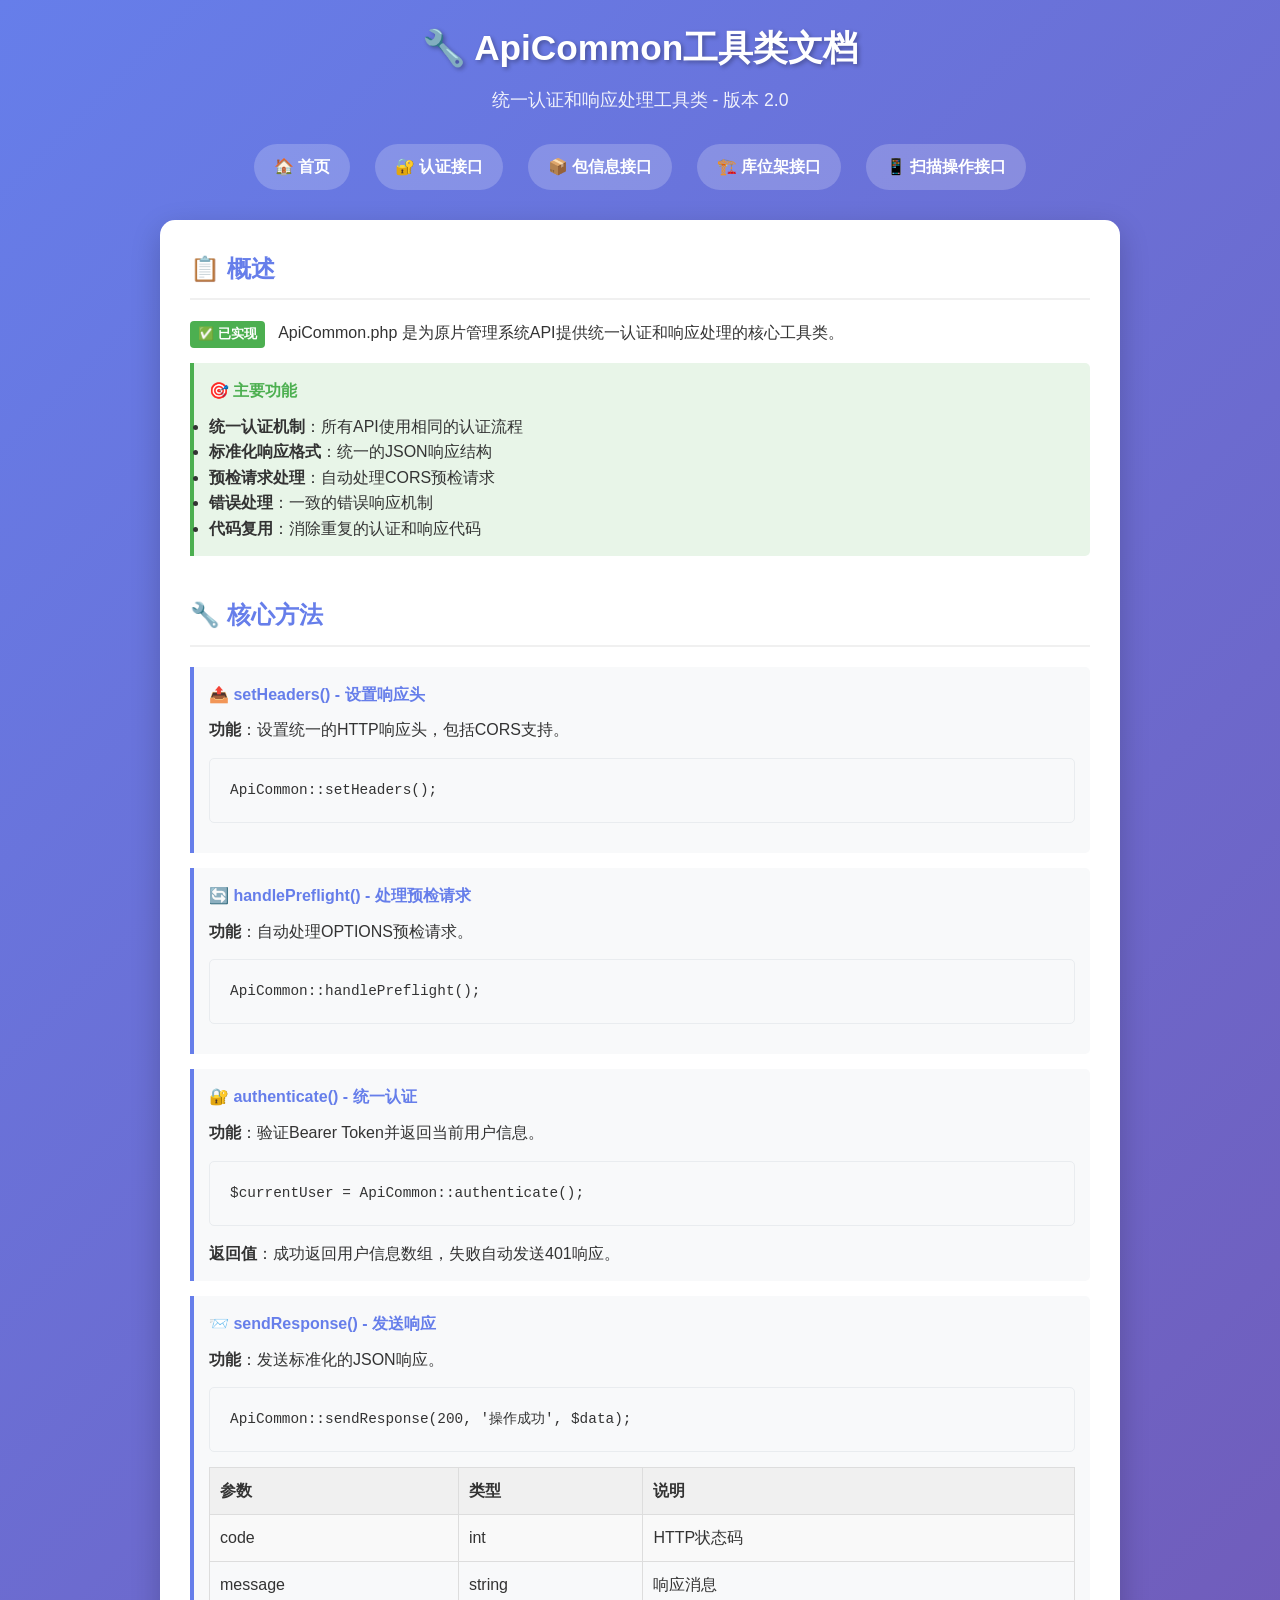
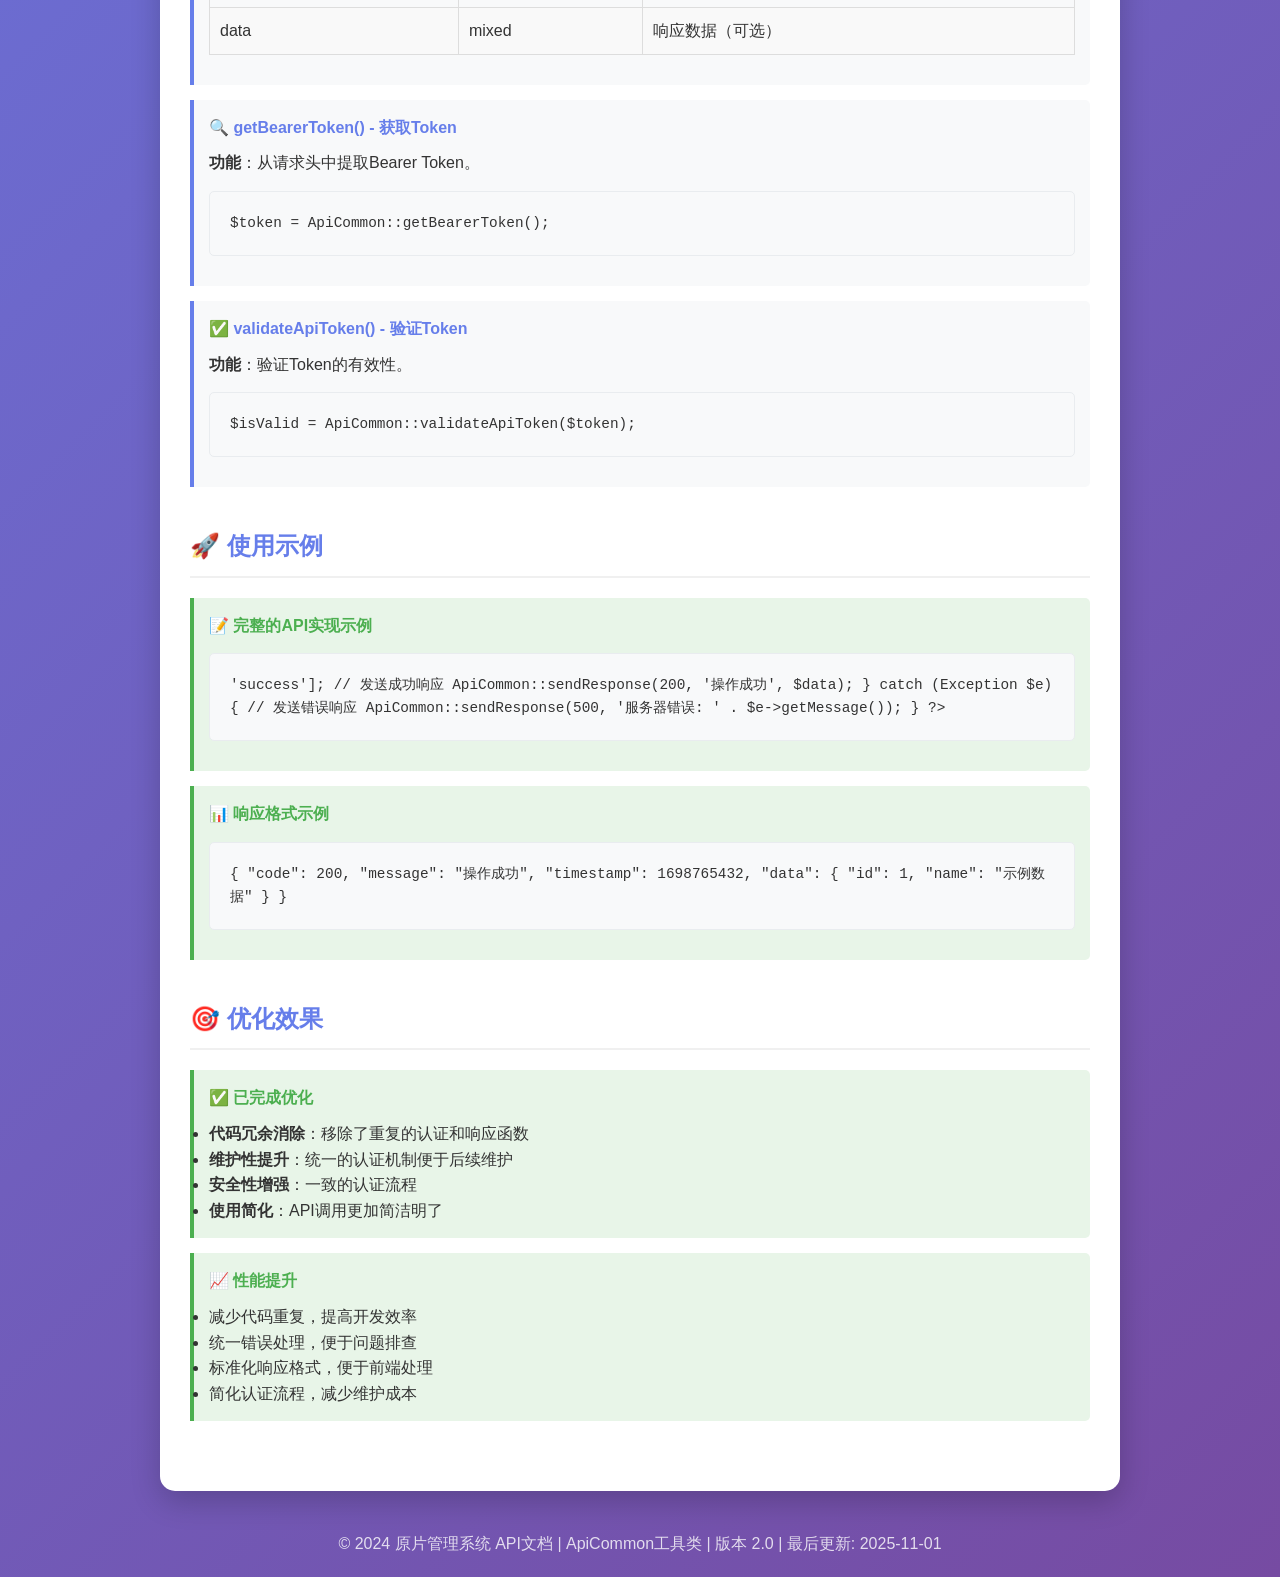
<file: api/apicommon.html>
<!DOCTYPE html>
<html lang="zh-CN">
<head>
    <meta charset="UTF-8">
    <meta name="viewport" content="width=device-width, initial-scale=1.0">
    <title>ApiCommon工具类文档 - 原片管理系统</title>
    <style>
        * {
            margin: 0;
            padding: 0;
            box-sizing: border-box;
        }
        
        body {
            font-family: 'Segoe UI', Tahoma, Geneva, Verdana, sans-serif;
            line-height: 1.6;
            color: #333;
            background: linear-gradient(135deg, #667eea 0%, #764ba2 100%);
            min-height: 100vh;
        }
        
        .container {
            max-width: 1000px;
            margin: 0 auto;
            padding: 20px;
        }
        
        .header {
            text-align: center;
            margin-bottom: 30px;
            color: white;
        }
        
        .header h1 {
            font-size: 2.2rem;
            margin-bottom: 10px;
            text-shadow: 2px 2px 4px rgba(0,0,0,0.3);
        }
        
        .header p {
            font-size: 1.1rem;
            opacity: 0.9;
        }
        
        .nav {
            text-align: center;
            margin-bottom: 30px;
        }
        
        .nav a {
            display: inline-block;
            background: rgba(255,255,255,0.2);
            color: white;
            padding: 10px 20px;
            border-radius: 25px;
            text-decoration: none;
            font-weight: bold;
            margin: 0 10px;
            transition: background 0.3s ease;
        }
        
        .nav a:hover {
            background: rgba(255,255,255,0.3);
        }
        
        .content {
            background: white;
            border-radius: 15px;
            padding: 30px;
            box-shadow: 0 10px 30px rgba(0,0,0,0.2);
        }
        
        .section {
            margin-bottom: 40px;
        }
        
        .section h2 {
            color: #667eea;
            margin-bottom: 20px;
            border-bottom: 2px solid #f0f0f0;
            padding-bottom: 10px;
        }
        
        .section h3 {
            color: #555;
            margin: 25px 0 15px 0;
        }
        
        .code-block {
            background: #f8f9fa;
            border: 1px solid #e9ecef;
            border-radius: 5px;
            padding: 20px;
            margin: 15px 0;
            overflow-x: auto;
            font-family: 'Courier New', monospace;
            font-size: 0.9rem;
        }
        
        .method-info {
            background: #f8f9fa;
            border-left: 4px solid #667eea;
            padding: 15px;
            margin: 15px 0;
            border-radius: 0 5px 5px 0;
        }
        
        .method-info h4 {
            color: #667eea;
            margin-bottom: 10px;
        }
        
        .param-table {
            width: 100%;
            border-collapse: collapse;
            margin: 15px 0;
        }
        
        .param-table th, .param-table td {
            border: 1px solid #ddd;
            padding: 10px;
            text-align: left;
        }
        
        .param-table th {
            background: #f0f0f0;
            font-weight: bold;
        }
        
        .param-table tr:nth-child(even) {
            background: #f9f9f9;
        }
        
        .example {
            background: #e8f5e8;
            border-left: 4px solid #4caf50;
            padding: 15px;
            margin: 15px 0;
            border-radius: 0 5px 5px 0;
        }
        
        .example h4 {
            color: #4caf50;
            margin-bottom: 10px;
        }
        
        .status-badge {
            display: inline-block;
            background: #4caf50;
            color: white;
            padding: 3px 8px;
            border-radius: 4px;
            font-size: 0.8rem;
            font-weight: bold;
            margin-right: 10px;
        }
        
        .footer {
            text-align: center;
            color: white;
            margin-top: 40px;
            opacity: 0.8;
        }
        
        @media (max-width: 768px) {
            .container {
                padding: 15px;
            }
            
            .content {
                padding: 20px;
            }
            
            .header h1 {
                font-size: 1.8rem;
            }
        }
    </style>
</head>
<body>
    <div class="container">
        <div class="header">
            <h1>🔧 ApiCommon工具类文档</h1>
            <p>统一认证和响应处理工具类 - 版本 2.0</p>
        </div>
        
        <div class="nav">
            <a href="index.html">🏠 首页</a>
            <a href="auth.html">🔐 认证接口</a>
            <a href="packages.html">📦 包信息接口</a>
            <a href="racks.html">🏗️ 库位架接口</a>
            <a href="scan.html">📱 扫描操作接口</a>
        </div>
        
        <div class="content">
            <div class="section">
                <h2>📋 概述</h2>
                <p><span class="status-badge">✅ 已实现</span> ApiCommon.php 是为原片管理系统API提供统一认证和响应处理的核心工具类。</p>
                
                <div class="example">
                    <h4>🎯 主要功能</h4>
                    <ul>
                        <li><strong>统一认证机制</strong>：所有API使用相同的认证流程</li>
                        <li><strong>标准化响应格式</strong>：统一的JSON响应结构</li>
                        <li><strong>预检请求处理</strong>：自动处理CORS预检请求</li>
                        <li><strong>错误处理</strong>：一致的错误响应机制</li>
                        <li><strong>代码复用</strong>：消除重复的认证和响应代码</li>
                    </ul>
                </div>
            </div>
            
            <div class="section">
                <h2>🔧 核心方法</h2>
                
                <div class="method-info">
                    <h4>📤 setHeaders() - 设置响应头</h4>
                    <p><strong>功能</strong>：设置统一的HTTP响应头，包括CORS支持。</p>
                    <div class="code-block">
ApiCommon::setHeaders();
                    </div>
                </div>
                
                <div class="method-info">
                    <h4>🔄 handlePreflight() - 处理预检请求</h4>
                    <p><strong>功能</strong>：自动处理OPTIONS预检请求。</p>
                    <div class="code-block">
ApiCommon::handlePreflight();
                    </div>
                </div>
                
                <div class="method-info">
                    <h4>🔐 authenticate() - 统一认证</h4>
                    <p><strong>功能</strong>：验证Bearer Token并返回当前用户信息。</p>
                    <div class="code-block">
$currentUser = ApiCommon::authenticate();
                    </div>
                    <p><strong>返回值</strong>：成功返回用户信息数组，失败自动发送401响应。</p>
                </div>
                
                <div class="method-info">
                    <h4>📨 sendResponse() - 发送响应</h4>
                    <p><strong>功能</strong>：发送标准化的JSON响应。</p>
                    <div class="code-block">
ApiCommon::sendResponse(200, '操作成功', $data);
                    </div>
                    <table class="param-table">
                        <tr>
                            <th>参数</th>
                            <th>类型</th>
                            <th>说明</th>
                        </tr>
                        <tr>
                            <td>code</td>
                            <td>int</td>
                            <td>HTTP状态码</td>
                        </tr>
                        <tr>
                            <td>message</td>
                            <td>string</td>
                            <td>响应消息</td>
                        </tr>
                        <tr>
                            <td>data</td>
                            <td>mixed</td>
                            <td>响应数据（可选）</td>
                        </tr>
                    </table>
                </div>
                
                <div class="method-info">
                    <h4>🔍 getBearerToken() - 获取Token</h4>
                    <p><strong>功能</strong>：从请求头中提取Bearer Token。</p>
                    <div class="code-block">
$token = ApiCommon::getBearerToken();
                    </div>
                </div>
                
                <div class="method-info">
                    <h4>✅ validateApiToken() - 验证Token</h4>
                    <p><strong>功能</strong>：验证Token的有效性。</p>
                    <div class="code-block">
$isValid = ApiCommon::validateApiToken($token);
                    </div>
                </div>
            </div>
            
            <div class="section">
                <h2>🚀 使用示例</h2>
                
                <div class="example">
                    <h4>📝 完整的API实现示例</h4>
                    <div class="code-block">
<?php
require_once '../config/config.php';
require_once '../includes/db.php';
require_once '../includes/functions.php';
require_once 'ApiCommon.php';

// 设置响应头和处理预检请求
ApiCommon::setHeaders();
ApiCommon::handlePreflight();

// 验证Token认证
$currentUser = ApiCommon::authenticate();

// 处理业务逻辑
try {
    // 业务代码...
    $data = ['result' => 'success'];
    
    // 发送成功响应
    ApiCommon::sendResponse(200, '操作成功', $data);
    
} catch (Exception $e) {
    // 发送错误响应
    ApiCommon::sendResponse(500, '服务器错误: ' . $e->getMessage());
}
?>
                    </div>
                </div>
                
                <div class="example">
                    <h4>📊 响应格式示例</h4>
                    <div class="code-block">
{
    "code": 200,
    "message": "操作成功",
    "timestamp": 1698765432,
    "data": {
        "id": 1,
        "name": "示例数据"
    }
}
                    </div>
                </div>
            </div>
            
            <div class="section">
                <h2>🎯 优化效果</h2>
                
                <div class="example">
                    <h4>✅ 已完成优化</h4>
                    <ul>
                        <li><strong>代码冗余消除</strong>：移除了重复的认证和响应函数</li>
                        <li><strong>维护性提升</strong>：统一的认证机制便于后续维护</li>
                        <li><strong>安全性增强</strong>：一致的认证流程</li>
                        <li><strong>使用简化</strong>：API调用更加简洁明了</li>
                    </ul>
                </div>
                
                <div class="example">
                    <h4>📈 性能提升</h4>
                    <ul>
                        <li>减少代码重复，提高开发效率</li>
                        <li>统一错误处理，便于问题排查</li>
                        <li>标准化响应格式，便于前端处理</li>
                        <li>简化认证流程，减少维护成本</li>
                    </ul>
                </div>
            </div>
        </div>
        
        <div class="footer">
            <p>© 2024 原片管理系统 API文档 | ApiCommon工具类 | 版本 2.0 | 最后更新: 2025-11-01</p>
        </div>
    </div>
</body>
</html>
</file>
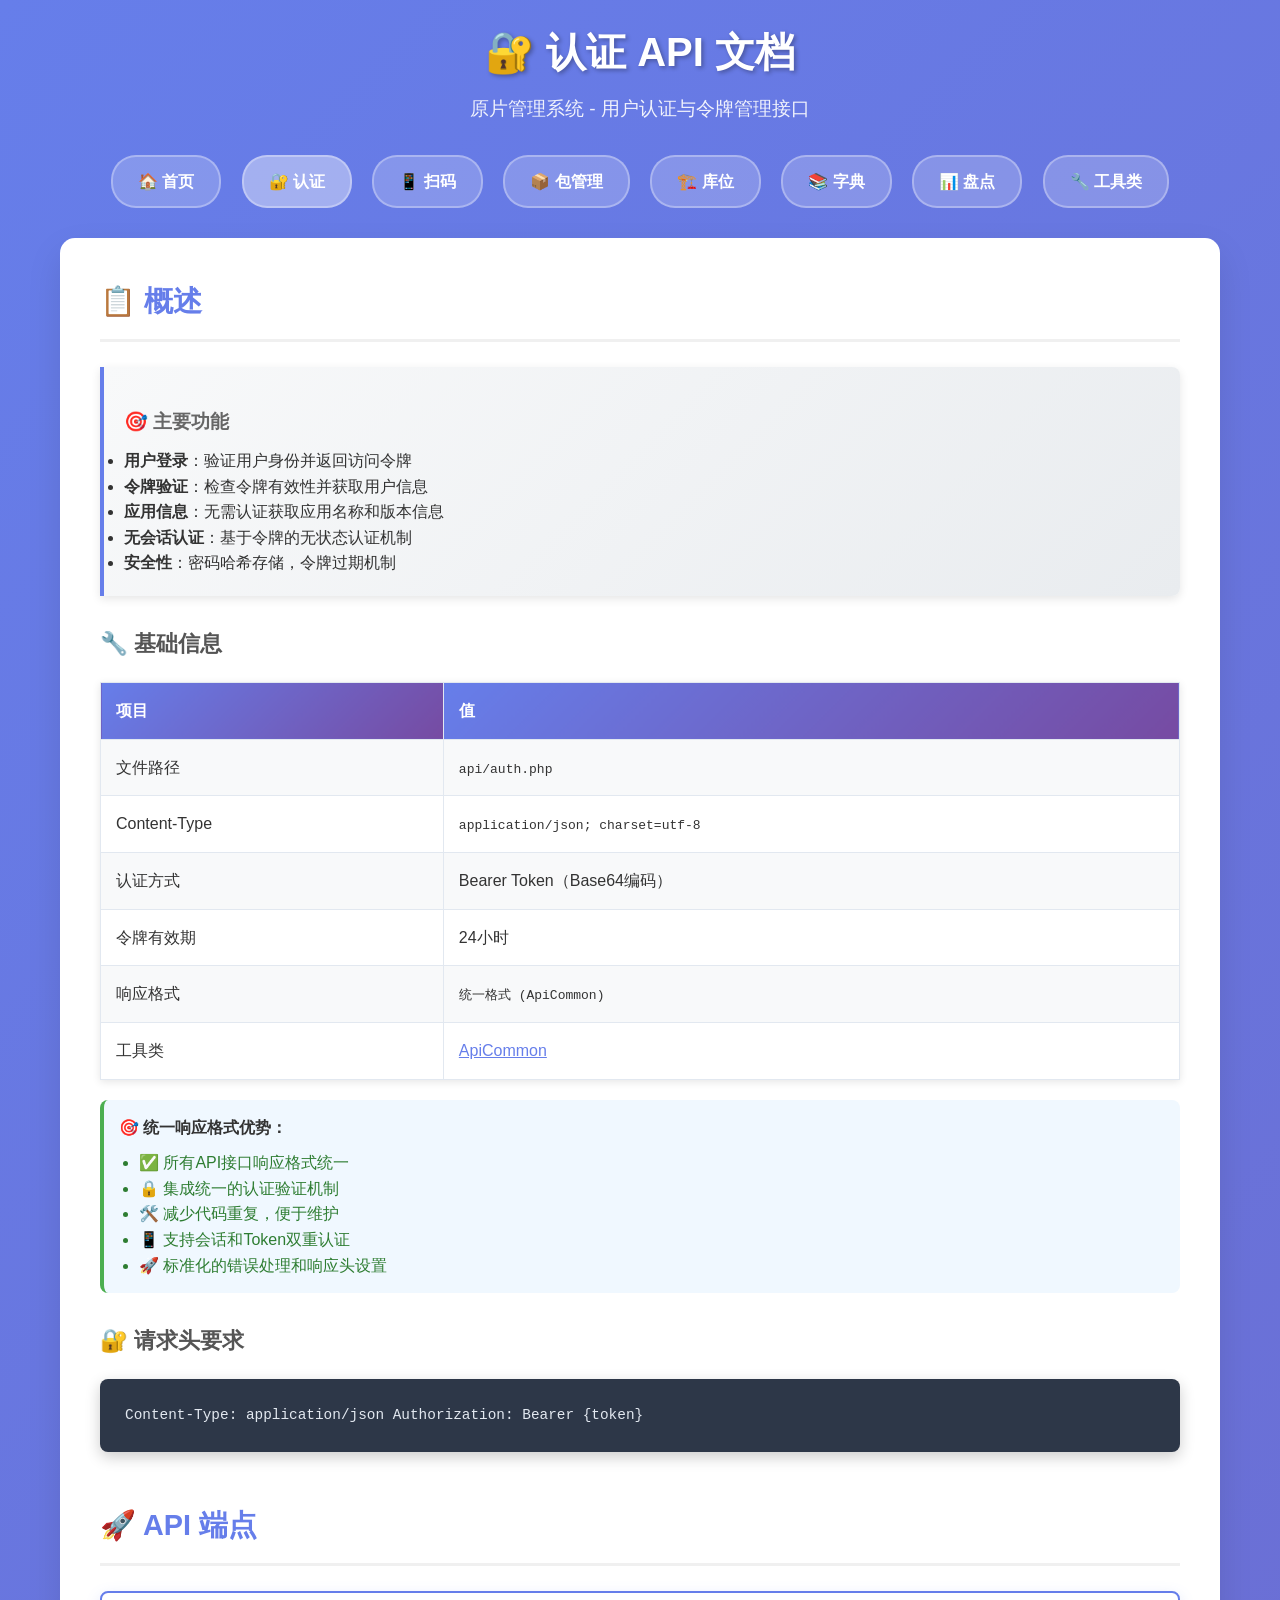
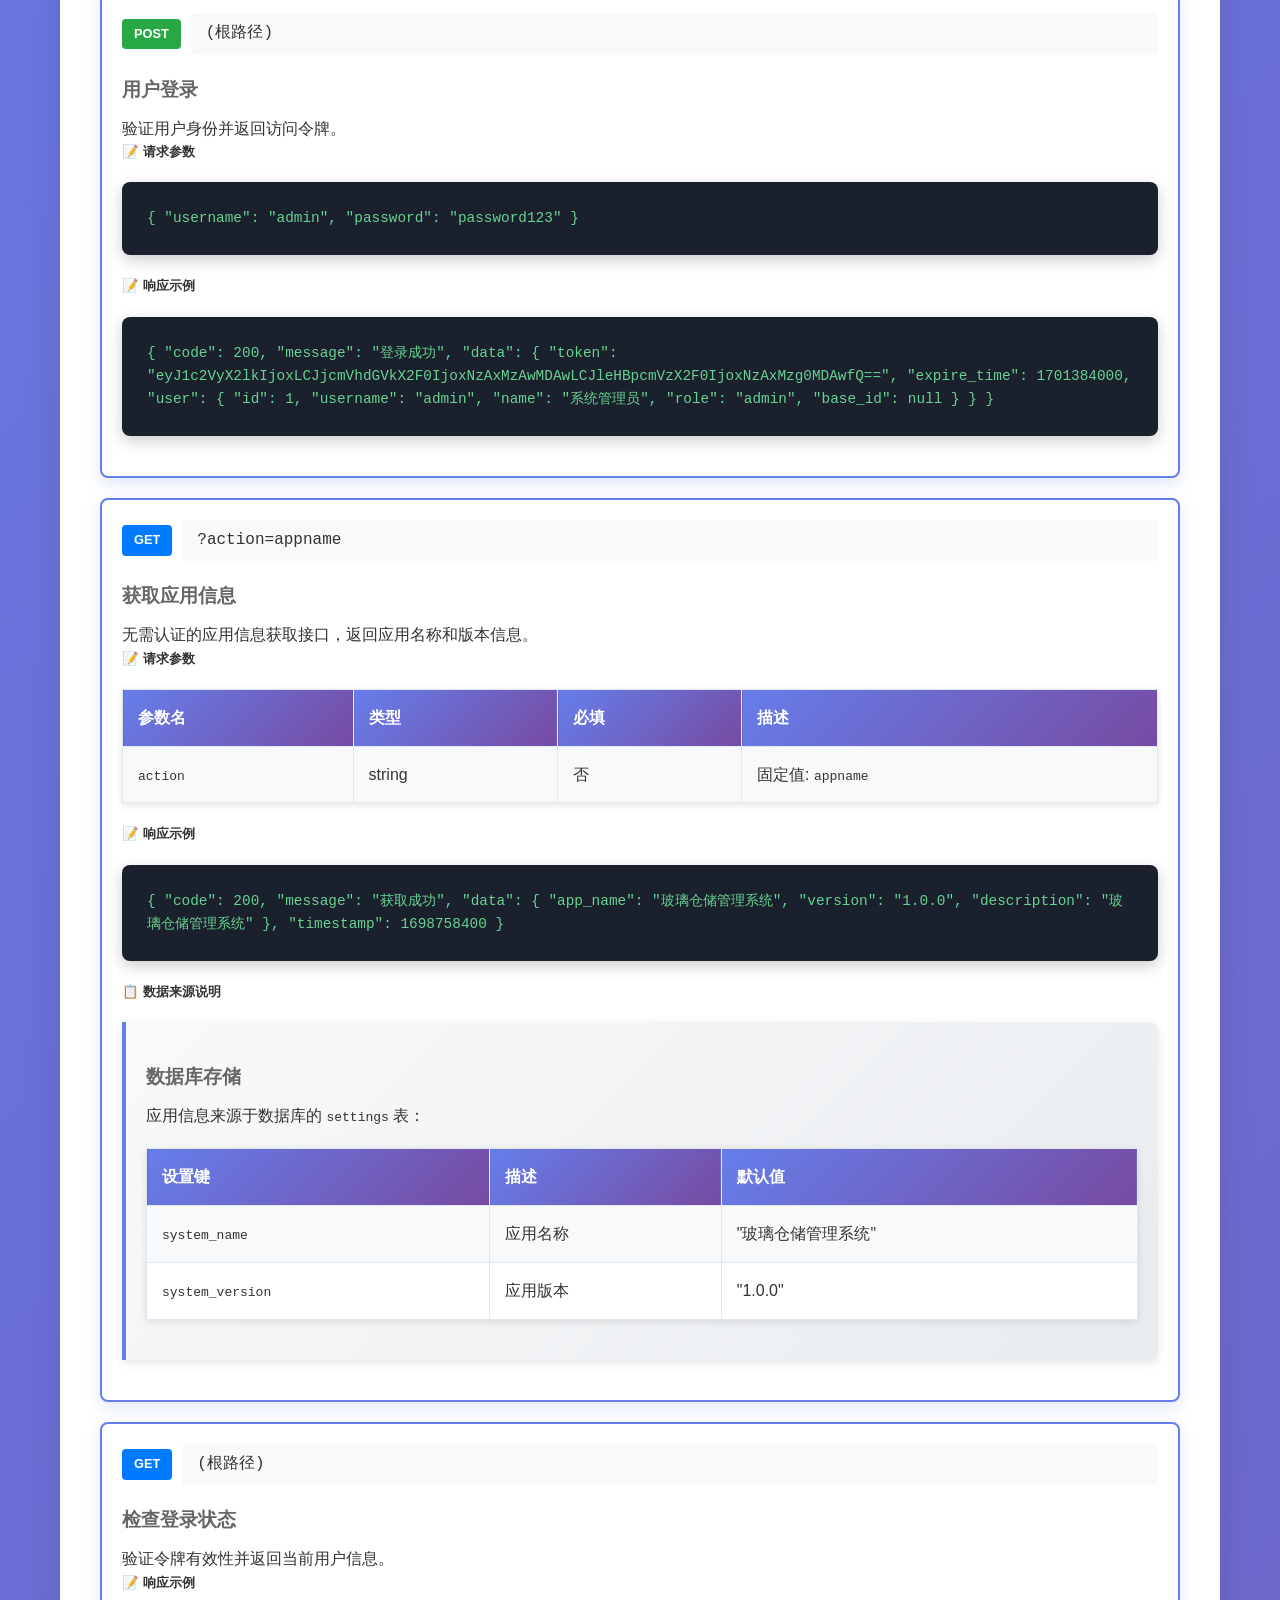
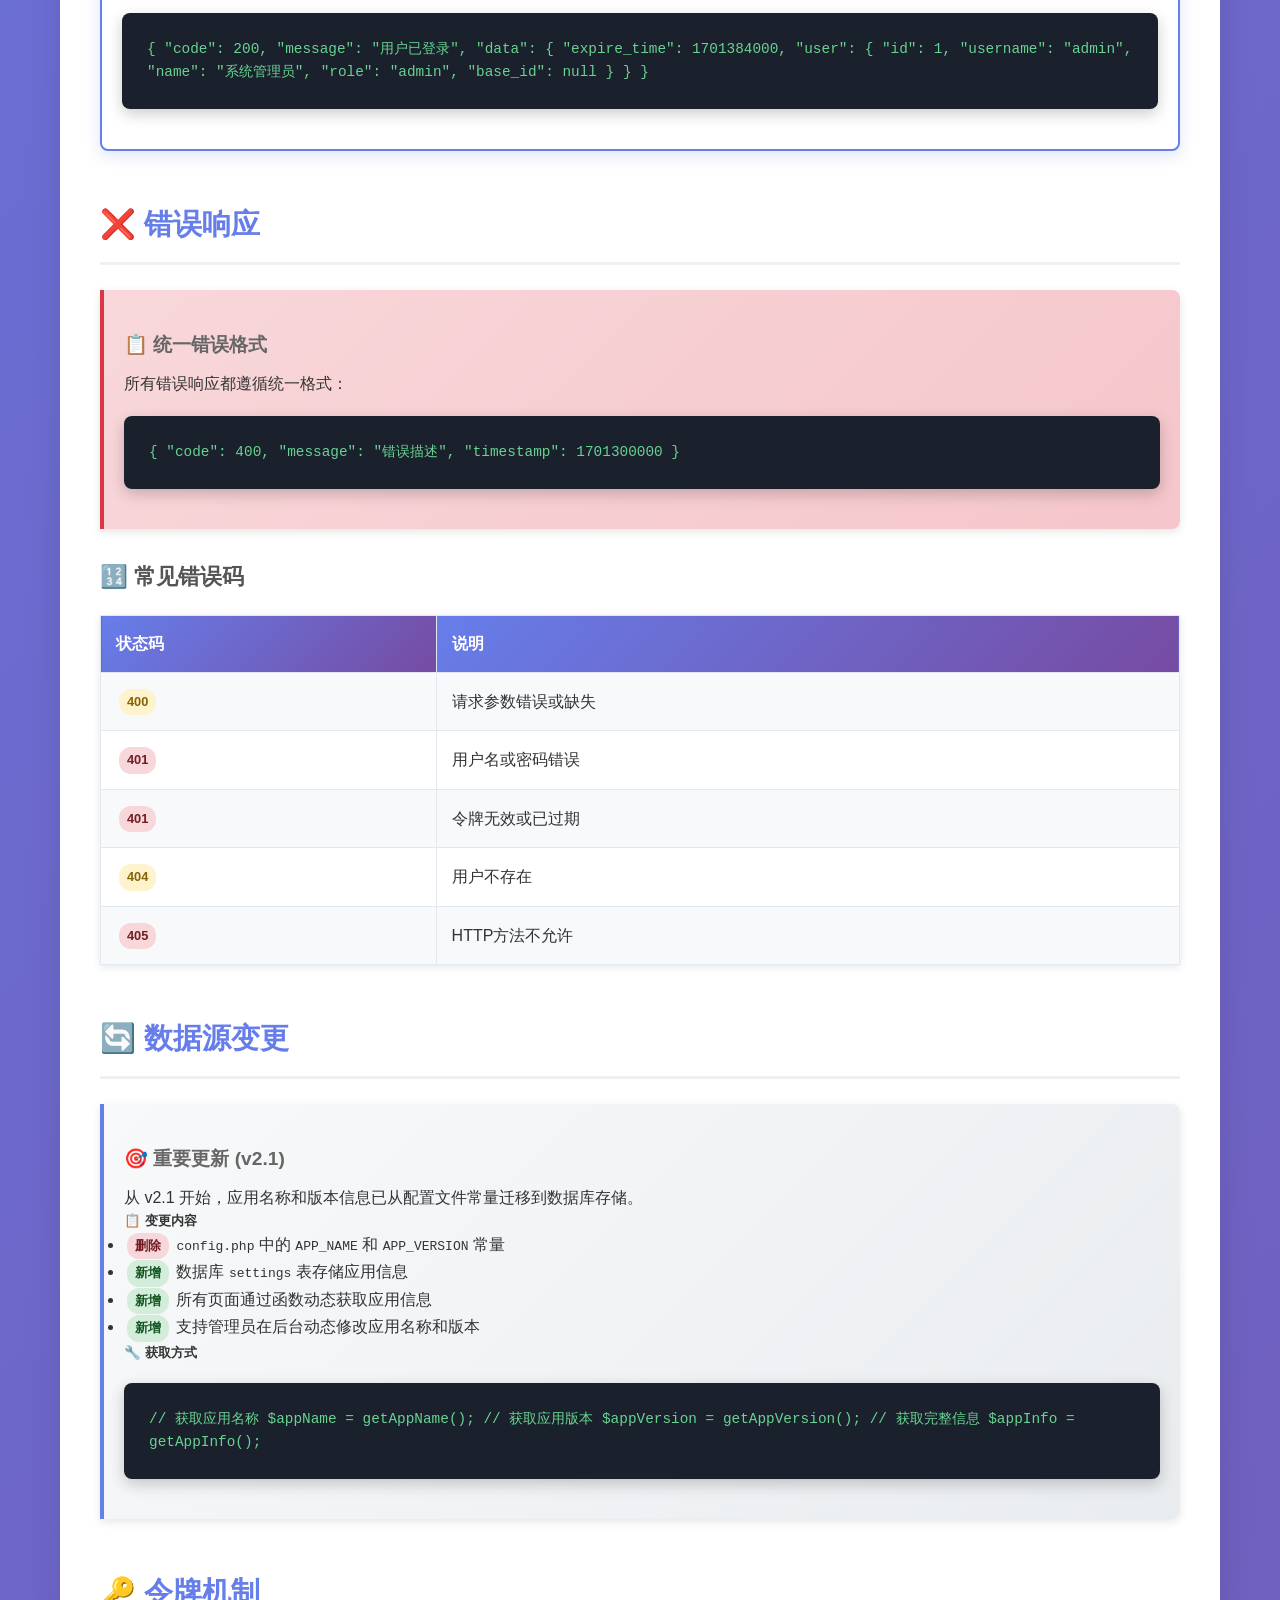
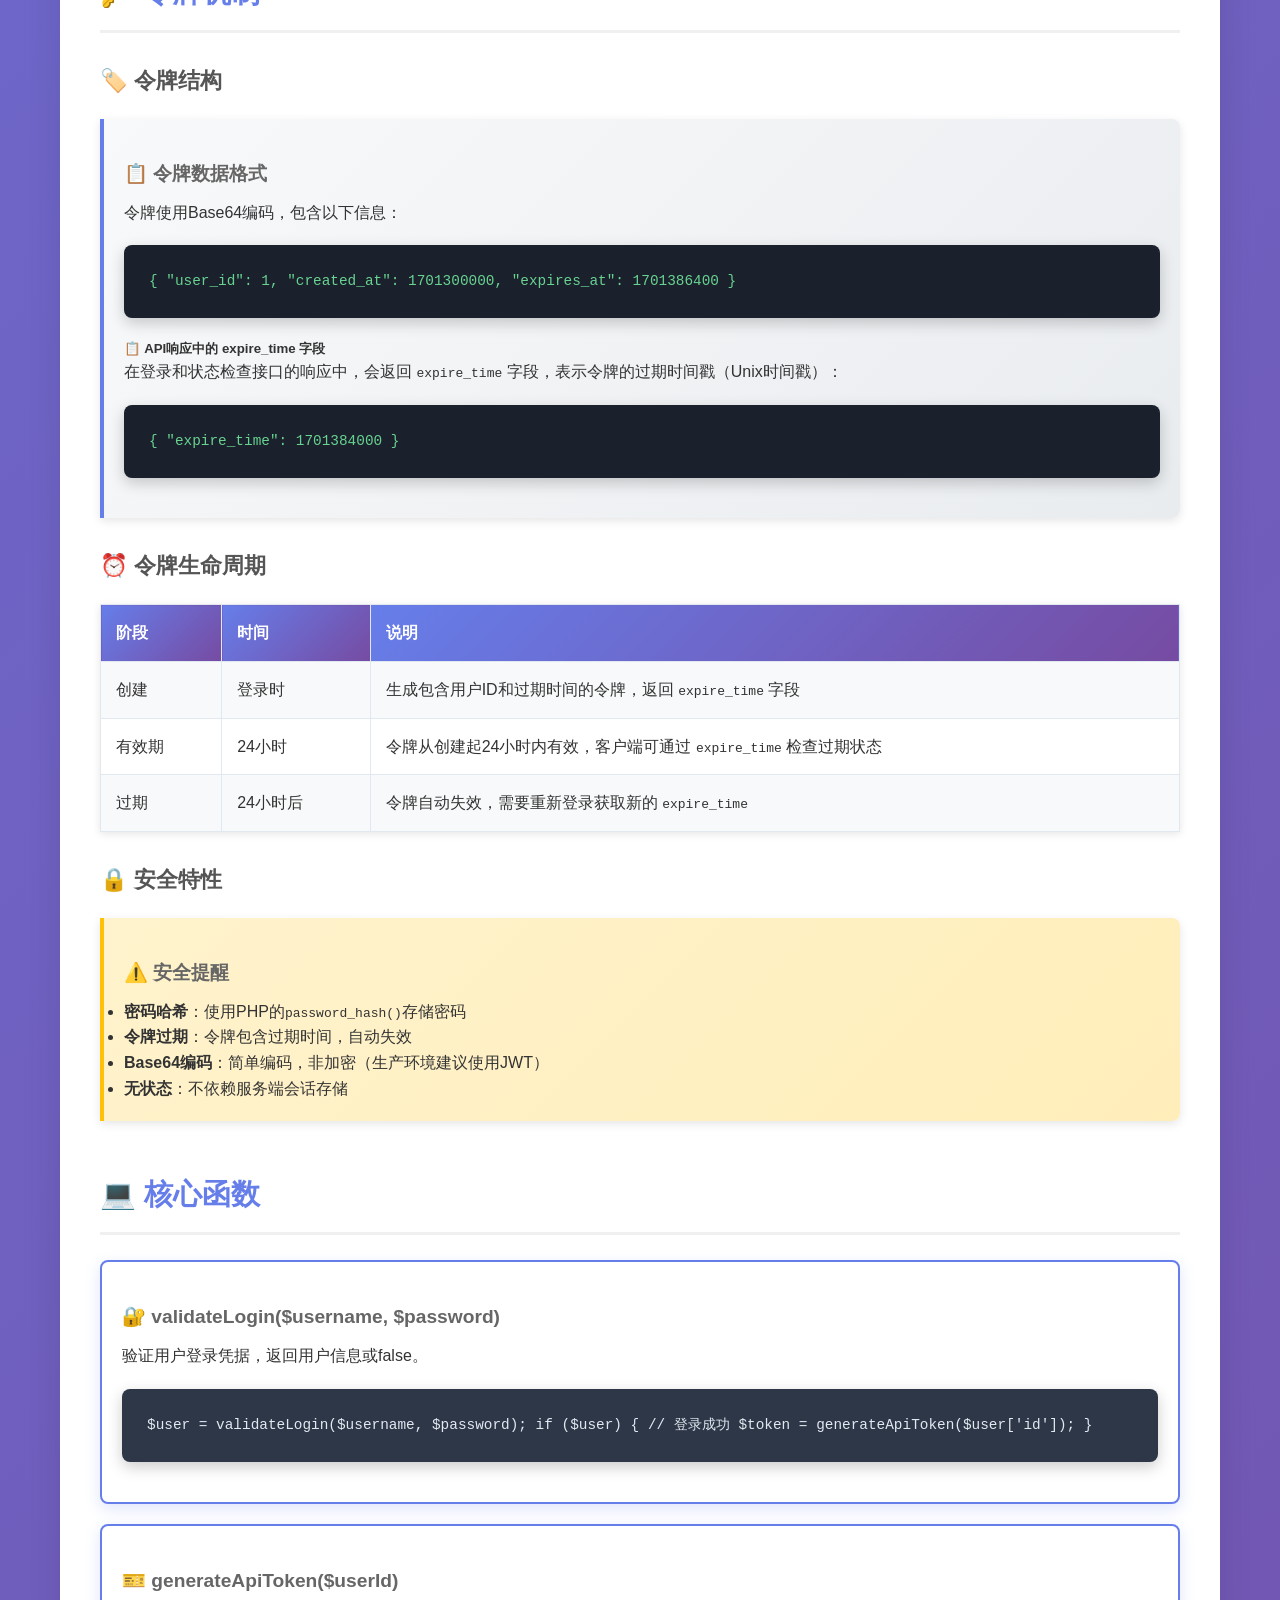
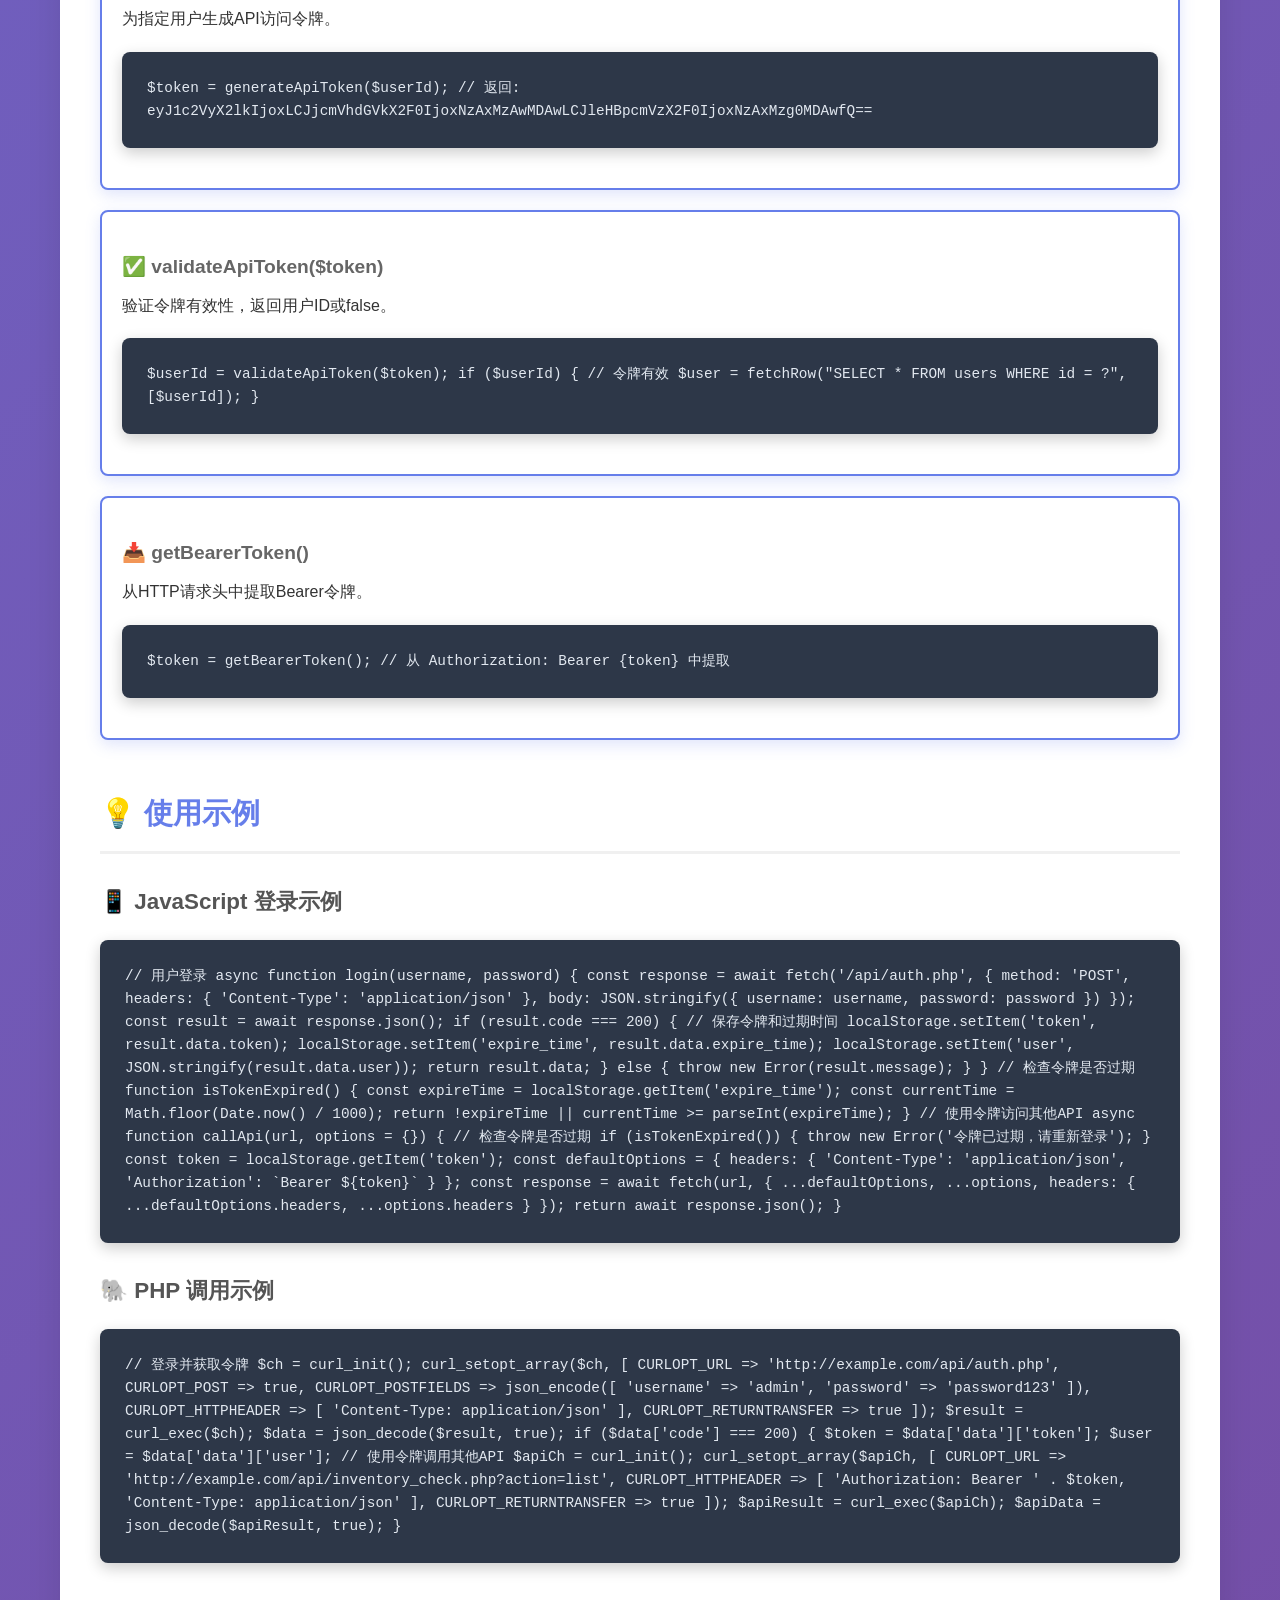
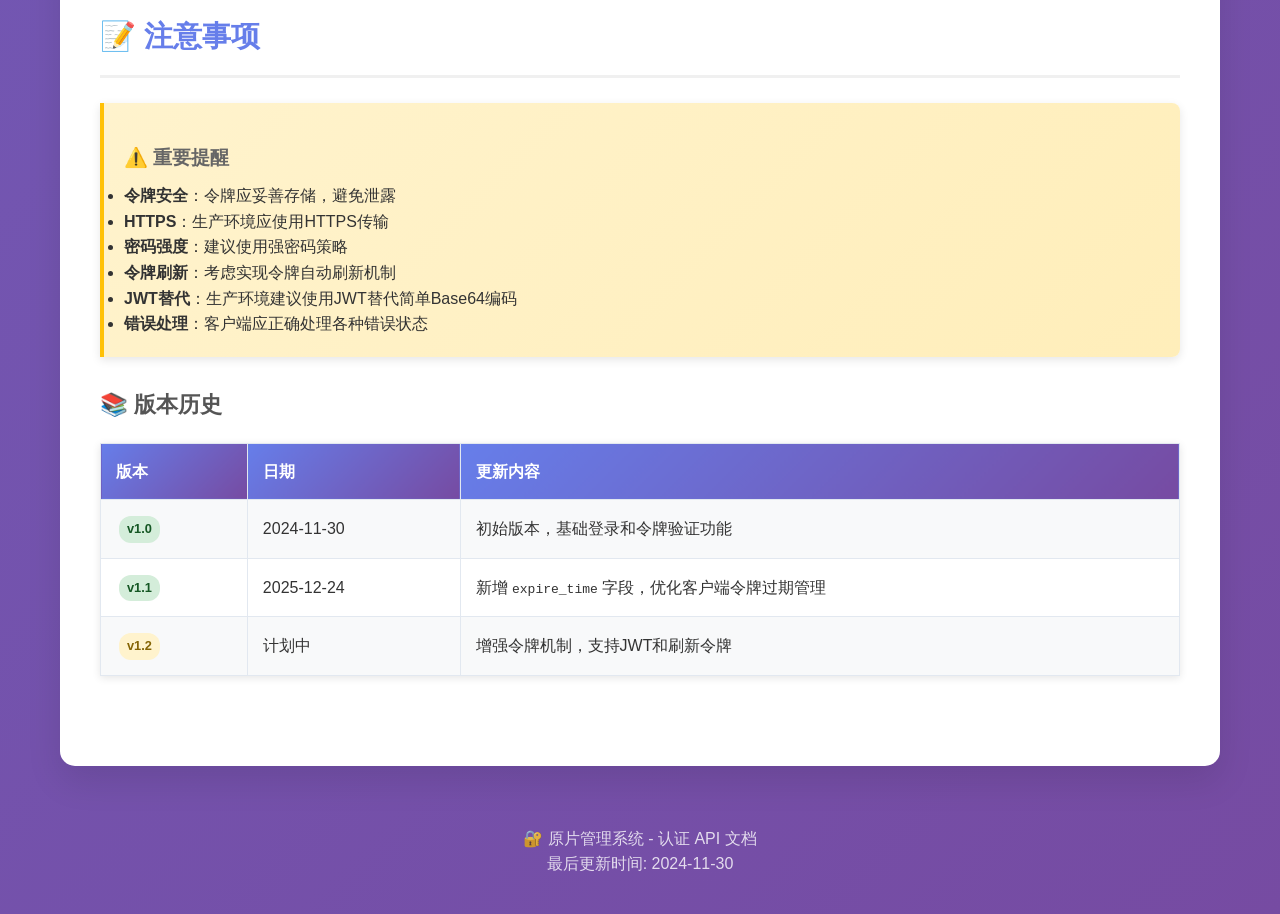
<file: api/auth.html>
<!DOCTYPE html>
<html lang="zh-CN">
<head>
    <meta charset="UTF-8">
    <meta name="viewport" content="width=device-width, initial-scale=1.0">
    <title>认证 API 文档</title>
    <style>
        * {
            margin: 0;
            padding: 0;
            box-sizing: border-box;
        }
        
        body {
            font-family: 'Segoe UI', Tahoma, Geneva, Verdana, sans-serif;
            line-height: 1.6;
            color: #333;
            background: linear-gradient(135deg, #667eea 0%, #764ba2 100%);
            min-height: 100vh;
        }
        
        .container {
            max-width: 1200px;
            margin: 0 auto;
            padding: 20px;
        }
        
        .header {
            text-align: center;
            margin-bottom: 30px;
            color: white;
        }
        
        .header h1 {
            font-size: 2.5rem;
            margin-bottom: 10px;
            text-shadow: 2px 2px 4px rgba(0,0,0,0.3);
        }
        
        .header p {
            font-size: 1.2rem;
            opacity: 0.9;
        }
        
        .nav {
            text-align: center;
            margin-bottom: 30px;
        }
        
        .nav a {
            display: inline-block;
            background: rgba(255,255,255,0.2);
            color: white;
            padding: 12px 25px;
            border-radius: 25px;
            text-decoration: none;
            font-weight: bold;
            margin: 0 8px;
            transition: all 0.3s ease;
            border: 2px solid rgba(255,255,255,0.3);
        }
        
        .nav a:hover {
            background: rgba(255,255,255,0.3);
            transform: translateY(-2px);
            box-shadow: 0 5px 15px rgba(0,0,0,0.2);
        }
        
        .content {
            background: white;
            border-radius: 15px;
            padding: 40px;
            box-shadow: 0 15px 35px rgba(0,0,0,0.1);
        }
        
        .section {
            margin-bottom: 50px;
        }
        
        .section h2 {
            color: #667eea;
            margin-bottom: 25px;
            border-bottom: 3px solid #f0f0f0;
            padding-bottom: 15px;
            font-size: 1.8rem;
        }
        
        .section h3 {
            color: #555;
            margin: 30px 0 20px 0;
            font-size: 1.4rem;
        }
        
        .section h4 {
            color: #666;
            margin: 20px 0 10px 0;
            font-size: 1.2rem;
        }
        
        .info-box {
            background: linear-gradient(135deg, #f8f9fa 0%, #e9ecef 100%);
            border-left: 4px solid #667eea;
            padding: 20px;
            margin: 20px 0;
            border-radius: 0 8px 8px 0;
            box-shadow: 0 3px 10px rgba(0,0,0,0.1);
        }
        
        .success-box {
            background: linear-gradient(135deg, #e8f5e8 0%, #d4edda 100%);
            border-left: 4px solid #28a745;
            padding: 20px;
            margin: 20px 0;
            border-radius: 0 8px 8px 0;
            box-shadow: 0 3px 10px rgba(0,0,0,0.1);
        }
        
        .warning-box {
            background: linear-gradient(135deg, #fff3cd 0%, #ffeeba 100%);
            border-left: 4px solid #ffc107;
            padding: 20px;
            margin: 20px 0;
            border-radius: 0 8px 8px 0;
            box-shadow: 0 3px 10px rgba(0,0,0,0.1);
        }
        
        .error-box {
            background: linear-gradient(135deg, #f8d7da 0%, #f5c6cb 100%);
            border-left: 4px solid #dc3545;
            padding: 20px;
            margin: 20px 0;
            border-radius: 0 8px 8px 0;
            box-shadow: 0 3px 10px rgba(0,0,0,0.1);
        }
        
        .code-block {
            background: #2d3748;
            color: #e2e8f0;
            border-radius: 8px;
            padding: 25px;
            margin: 20px 0;
            overflow-x: auto;
            font-family: 'Consolas', 'Monaco', 'Courier New', monospace;
            font-size: 0.9rem;
            box-shadow: 0 5px 15px rgba(0,0,0,0.2);
        }
        
        .json-block {
            background: #1a202c;
            color: #68d391;
            border-radius: 8px;
            padding: 25px;
            margin: 20px 0;
            overflow-x: auto;
            font-family: 'Consolas', 'Monaco', 'Courier New', monospace;
            font-size: 0.9rem;
            box-shadow: 0 5px 15px rgba(0,0,0,0.2);
        }
        
        .param-table {
            width: 100%;
            border-collapse: collapse;
            margin: 20px 0;
            background: white;
            box-shadow: 0 2px 8px rgba(0,0,0,0.1);
        }
        
        .param-table th, .param-table td {
            border: 1px solid #e2e8f0;
            padding: 15px;
            text-align: left;
        }
        
        .param-table th {
            background: linear-gradient(135deg, #667eea 0%, #764ba2 100%);
            color: white;
            font-weight: bold;
        }
        
        .param-table tr:nth-child(even) {
            background: #f8f9fa;
        }
        
        .param-table tr:hover {
            background: #e3f2fd;
        }
        
        .endpoint {
            background: white;
            border: 2px solid #667eea;
            border-radius: 8px;
            padding: 20px;
            margin: 20px 0;
            box-shadow: 0 5px 15px rgba(102, 126, 234, 0.2);
        }
        
        .endpoint-header {
            display: flex;
            align-items: center;
            margin-bottom: 15px;
        }
        
        .method {
            background: #28a745;
            color: white;
            padding: 5px 12px;
            border-radius: 4px;
            font-weight: bold;
            font-size: 0.8rem;
            margin-right: 10px;
        }
        
        .method.get { background: #007bff; }
        .method.post { background: #28a745; }
        .method.put { background: #ffc107; color: #333; }
        .method.delete { background: #dc3545; }
        
        .url {
            font-family: 'Consolas', 'Monaco', 'Courier New', monospace;
            background: #f8f9fa;
            padding: 8px 15px;
            border-radius: 4px;
            flex: 1;
        }
        
        .status-badge {
            display: inline-block;
            padding: 3px 8px;
            border-radius: 12px;
            font-size: 0.8rem;
            font-weight: bold;
            margin: 0 3px;
        }
        
        .status-success { background: #d4edda; color: #155724; }
        .status-error { background: #f8d7da; color: #721c24; }
        .status-warning { background: #fff3cd; color: #856404; }
        
        .footer {
            text-align: center;
            margin-top: 40px;
            padding: 20px;
            color: white;
            opacity: 0.8;
        }
        
        @media (max-width: 768px) {
            .container {
                padding: 10px;
            }
            
            .content {
                padding: 20px;
            }
            
            .header h1 {
                font-size: 2rem;
            }
            
            .nav a {
                display: block;
                margin: 5px 0;
            }
        }
    </style>
</head>
<body>
    <div class="container">
        <div class="header">
            <h1>🔐 认证 API 文档</h1>
            <p>原片管理系统 - 用户认证与令牌管理接口</p>
        </div>
        
        <div class="nav">
            <a href="index.html">🏠 首页</a>
            <a href="auth.html" style="background: rgba(255,255,255,0.4);">🔐 认证</a>
            <a href="scan.html">📱 扫码</a>
            <a href="packages.html">📦 包管理</a>
            <a href="racks.html">🏗️ 库位</a>
            <a href="dictionary.html">📚 字典</a>
            <a href="inventory_check.html">📊 盘点</a>
            <a href="apicommon.html">🔧 工具类</a>
        </div>
        
        <div class="content">
            <div class="section">
                <h2>📋 概述</h2>
                <div class="info-box">
                    <h4>🎯 主要功能</h4>
                    <ul>
                        <li><strong>用户登录</strong>：验证用户身份并返回访问令牌</li>
                        <li><strong>令牌验证</strong>：检查令牌有效性并获取用户信息</li>
                        <li><strong>应用信息</strong>：无需认证获取应用名称和版本信息</li>
                        <li><strong>无会话认证</strong>：基于令牌的无状态认证机制</li>
                        <li><strong>安全性</strong>：密码哈希存储，令牌过期机制</li>
                    </ul>
                </div>
                
                <h3>🔧 基础信息</h3>
                <table class="param-table">
                    <tr>
                        <th>项目</th>
                        <th>值</th>
                    </tr>
                    <tr>
                        <td>文件路径</td>
                        <td><code>api/auth.php</code></td>
                    </tr>
                    <tr>
                        <td>Content-Type</td>
                        <td><code>application/json; charset=utf-8</code></td>
                    </tr>
                    <tr>
                        <td>认证方式</td>
                        <td>Bearer Token（Base64编码）</td>
                    </tr>
                    <tr>
                        <td>令牌有效期</td>
                        <td>24小时</td>
                    </tr>
                    <tr>
                        <td>响应格式</td>
                        <td><code>统一格式 (ApiCommon)</code></td>
                    </tr>
                    <tr>
                        <td>工具类</td>
                        <td><a href="apicommon.html" style="color: #667eea;">ApiCommon</a></td>
                    </tr>
                </table>
                
                <div style="background: #f0f8ff; padding: 15px; border-radius: 8px; margin: 20px 0; border-left: 4px solid #4CAF50;">
                    <strong>🎯 统一响应格式优势：</strong>
                    <ul style="margin: 10px 0 0 20px; color: #2E7D32;">
                        <li>✅ 所有API接口响应格式统一</li>
                        <li>🔒 集成统一的认证验证机制</li>
                        <li>🛠️ 减少代码重复，便于维护</li>
                        <li>📱 支持会话和Token双重认证</li>
                        <li>🚀 标准化的错误处理和响应头设置</li>
                    </ul>
                </div>
                
                <h3>🔐 请求头要求</h3>
                <div class="code-block">
Content-Type: application/json
Authorization: Bearer {token}
                </div>
            </div>
            
            <div class="section">
                <h2>🚀 API 端点</h2>
                
                <div class="endpoint">
                    <div class="endpoint-header">
                        <span class="method post">POST</span>
                        <div class="url">(根路径)</div>
                    </div>
                    <h4>用户登录</h4>
                    <p>验证用户身份并返回访问令牌。</p>
                    
                    <h5>📝 请求参数</h5>
                    <div class="json-block">
{
  "username": "admin",
  "password": "password123"
}
                    </div>
                    
                    <h5>📝 响应示例</h5>
                    <div class="json-block">
{
  "code": 200,
  "message": "登录成功",
  "data": {
    "token": "eyJ1c2VyX2lkIjoxLCJjcmVhdGVkX2F0IjoxNzAxMzAwMDAwLCJleHBpcmVzX2F0IjoxNzAxMzg0MDAwfQ==",
    "expire_time": 1701384000,
    "user": {
      "id": 1,
      "username": "admin",
      "name": "系统管理员",
      "role": "admin",
      "base_id": null
    }
  }
}
                    </div>
                </div>
                
                <div class="endpoint">
                    <div class="endpoint-header">
                        <span class="method get">GET</span>
                        <div class="url">?action=appname</div>
                    </div>
                    <h4>获取应用信息</h4>
                    <p>无需认证的应用信息获取接口，返回应用名称和版本信息。</p>
                    
                    <h5>📝 请求参数</h5>
                    <table class="param-table">
                        <tr>
                            <th>参数名</th>
                            <th>类型</th>
                            <th>必填</th>
                            <th>描述</th>
                        </tr>
                        <tr>
                            <td><code>action</code></td>
                            <td>string</td>
                            <td>否</td>
                            <td>固定值: <code>appname</code></td>
                        </tr>
                    </table>
                    
                    <h5>📝 响应示例</h5>
                    <div class="json-block">
{
  "code": 200,
  "message": "获取成功",
  "data": {
    "app_name": "玻璃仓储管理系统",
    "version": "1.0.0",
    "description": "玻璃仓储管理系统"
  },
  "timestamp": 1698758400
}
                    </div>
                    
                    <h5>📋 数据来源说明</h5>
                    <div class="info-box">
                        <h4>数据库存储</h4>
                        <p>应用信息来源于数据库的 <code>settings</code> 表：</p>
                        <table class="param-table">
                            <tr>
                                <th>设置键</th>
                                <th>描述</th>
                                <th>默认值</th>
                            </tr>
                            <tr>
                                <td><code>system_name</code></td>
                                <td>应用名称</td>
                                <td>"玻璃仓储管理系统"</td>
                            </tr>
                            <tr>
                                <td><code>system_version</code></td>
                                <td>应用版本</td>
                                <td>"1.0.0"</td>
                            </tr>
                        </table>
                    </div>
                </div>
                
                <div class="endpoint">
                    <div class="endpoint-header">
                        <span class="method get">GET</span>
                        <div class="url">(根路径)</div>
                    </div>
                    <h4>检查登录状态</h4>
                    <p>验证令牌有效性并返回当前用户信息。</p>
                    
                    <h5>📝 响应示例</h5>
                    <div class="json-block">
{
  "code": 200,
  "message": "用户已登录",
  "data": {
    "expire_time": 1701384000,
    "user": {
      "id": 1,
      "username": "admin",
      "name": "系统管理员",
      "role": "admin",
      "base_id": null
    }
  }
}
                    </div>
                </div>
            </div>
            
            <div class="section">
                <h2>❌ 错误响应</h2>
                <div class="error-box">
                    <h4>📋 统一错误格式</h4>
                    <p>所有错误响应都遵循统一格式：</p>
                    <div class="json-block">
{
  "code": 400,
  "message": "错误描述",
  "timestamp": 1701300000
}
                    </div>
                </div>
                
                <h3>🔢 常见错误码</h3>
                <table class="param-table">
                    <tr>
                        <th>状态码</th>
                        <th>说明</th>
                    </tr>
                    <tr>
                        <td><span class="status-badge status-warning">400</span></td>
                        <td>请求参数错误或缺失</td>
                    </tr>
                    <tr>
                        <td><span class="status-badge status-error">401</span></td>
                        <td>用户名或密码错误</td>
                    </tr>
                    <tr>
                        <td><span class="status-badge status-error">401</span></td>
                        <td>令牌无效或已过期</td>
                    </tr>
                    <tr>
                        <td><span class="status-badge status-warning">404</span></td>
                        <td>用户不存在</td>
                    </tr>
                    <tr>
                        <td><span class="status-badge status-error">405</span></td>
                        <td>HTTP方法不允许</td>
                    </tr>
                </table>
            </div>
            
            <div class="section">
                <h2>🔄 数据源变更</h2>
                <div class="info-box">
                    <h4>🎯 重要更新 (v2.1)</h4>
                    <p>从 v2.1 开始，应用名称和版本信息已从配置文件常量迁移到数据库存储。</p>
                    
                    <h5>📋 变更内容</h5>
                    <ul>
                        <li><span class="status-badge status-error">删除</span> <code>config.php</code> 中的 <code>APP_NAME</code> 和 <code>APP_VERSION</code> 常量</li>
                        <li><span class="status-badge status-success">新增</span> 数据库 <code>settings</code> 表存储应用信息</li>
                        <li><span class="status-badge status-success">新增</span> 所有页面通过函数动态获取应用信息</li>
                        <li><span class="status-badge status-success">新增</span> 支持管理员在后台动态修改应用名称和版本</li>
                    </ul>
                    
                    <h5>🔧 获取方式</h5>
                    <div class="json-block">
// 获取应用名称
$appName = getAppName();

// 获取应用版本
$appVersion = getAppVersion();

// 获取完整信息
$appInfo = getAppInfo();
                    </div>
                </div>
            </div>
            
            <div class="section">
                <h2>🔑 令牌机制</h2>
                
                <h3>🏷️ 令牌结构</h3>
                <div class="info-box">
                    <h4>📋 令牌数据格式</h4>
                    <p>令牌使用Base64编码，包含以下信息：</p>
                    <div class="json-block">
{
  "user_id": 1,
  "created_at": 1701300000,
  "expires_at": 1701386400
}
                    </div>
                    
                    <h5>📋 API响应中的 expire_time 字段</h5>
                    <p>在登录和状态检查接口的响应中，会返回 <code>expire_time</code> 字段，表示令牌的过期时间戳（Unix时间戳）：</p>
                    <div class="json-block">
{
  "expire_time": 1701384000
}
                    </div>
                </div>
                
                <h3>⏰ 令牌生命周期</h3>
                <table class="param-table">
                    <tr>
                        <th>阶段</th>
                        <th>时间</th>
                        <th>说明</th>
                    </tr>
                    <tr>
                        <td>创建</td>
                        <td>登录时</td>
                        <td>生成包含用户ID和过期时间的令牌，返回 <code>expire_time</code> 字段</td>
                    </tr>
                    <tr>
                        <td>有效期</td>
                        <td>24小时</td>
                        <td>令牌从创建起24小时内有效，客户端可通过 <code>expire_time</code> 检查过期状态</td>
                    </tr>
                    <tr>
                        <td>过期</td>
                        <td>24小时后</td>
                        <td>令牌自动失效，需要重新登录获取新的 <code>expire_time</code></td>
                    </tr>
                </table>
                
                <h3>🔒 安全特性</h3>
                <div class="warning-box">
                    <h4>⚠️ 安全提醒</h4>
                    <ul>
                        <li><strong>密码哈希</strong>：使用PHP的<code>password_hash()</code>存储密码</li>
                        <li><strong>令牌过期</strong>：令牌包含过期时间，自动失效</li>
                        <li><strong>Base64编码</strong>：简单编码，非加密（生产环境建议使用JWT）</li>
                        <li><strong>无状态</strong>：不依赖服务端会话存储</li>
                    </ul>
                </div>
            </div>
            
            <div class="section">
                <h2>💻 核心函数</h2>
                
                <div class="endpoint">
                    <h4>🔐 validateLogin($username, $password)</h4>
                    <p>验证用户登录凭据，返回用户信息或false。</p>
                    <div class="code-block">
$user = validateLogin($username, $password);
if ($user) {
    // 登录成功
    $token = generateApiToken($user['id']);
}
                    </div>
                </div>
                
                <div class="endpoint">
                    <h4>🎫 generateApiToken($userId)</h4>
                    <p>为指定用户生成API访问令牌。</p>
                    <div class="code-block">
$token = generateApiToken($userId);
// 返回: eyJ1c2VyX2lkIjoxLCJjcmVhdGVkX2F0IjoxNzAxMzAwMDAwLCJleHBpcmVzX2F0IjoxNzAxMzg0MDAwfQ==
                    </div>
                </div>
                
                <div class="endpoint">
                    <h4>✅ validateApiToken($token)</h4>
                    <p>验证令牌有效性，返回用户ID或false。</p>
                    <div class="code-block">
$userId = validateApiToken($token);
if ($userId) {
    // 令牌有效
    $user = fetchRow("SELECT * FROM users WHERE id = ?", [$userId]);
}
                    </div>
                </div>
                
                <div class="endpoint">
                    <h4>📥 getBearerToken()</h4>
                    <p>从HTTP请求头中提取Bearer令牌。</p>
                    <div class="code-block">
$token = getBearerToken();
// 从 Authorization: Bearer {token} 中提取
                    </div>
                </div>
            </div>
            
            <div class="section">
                <h2>💡 使用示例</h2>
                
                <h3>📱 JavaScript 登录示例</h3>
                <div class="code-block">
// 用户登录
async function login(username, password) {
    const response = await fetch('/api/auth.php', {
        method: 'POST',
        headers: {
            'Content-Type': 'application/json'
        },
        body: JSON.stringify({
            username: username,
            password: password
        })
    });
    
    const result = await response.json();
    if (result.code === 200) {
        // 保存令牌和过期时间
        localStorage.setItem('token', result.data.token);
        localStorage.setItem('expire_time', result.data.expire_time);
        localStorage.setItem('user', JSON.stringify(result.data.user));
        return result.data;
    } else {
        throw new Error(result.message);
    }
}

// 检查令牌是否过期
function isTokenExpired() {
    const expireTime = localStorage.getItem('expire_time');
    const currentTime = Math.floor(Date.now() / 1000);
    return !expireTime || currentTime >= parseInt(expireTime);
}

// 使用令牌访问其他API
async function callApi(url, options = {}) {
    // 检查令牌是否过期
    if (isTokenExpired()) {
        throw new Error('令牌已过期，请重新登录');
    }
    
    const token = localStorage.getItem('token');
    const defaultOptions = {
        headers: {
            'Content-Type': 'application/json',
            'Authorization': `Bearer ${token}`
        }
    };
    
    const response = await fetch(url, {
        ...defaultOptions,
        ...options,
        headers: {
            ...defaultOptions.headers,
            ...options.headers
        }
    });
    
    return await response.json();
}
                    </div>
                
                <h3>🐘 PHP 调用示例</h3>
                <div class="code-block">
// 登录并获取令牌
$ch = curl_init();
curl_setopt_array($ch, [
    CURLOPT_URL => 'http://example.com/api/auth.php',
    CURLOPT_POST => true,
    CURLOPT_POSTFIELDS => json_encode([
        'username' => 'admin',
        'password' => 'password123'
    ]),
    CURLOPT_HTTPHEADER => [
        'Content-Type: application/json'
    ],
    CURLOPT_RETURNTRANSFER => true
]);

$result = curl_exec($ch);
$data = json_decode($result, true);

if ($data['code'] === 200) {
    $token = $data['data']['token'];
    $user = $data['data']['user'];
    
    // 使用令牌调用其他API
    $apiCh = curl_init();
    curl_setopt_array($apiCh, [
        CURLOPT_URL => 'http://example.com/api/inventory_check.php?action=list',
        CURLOPT_HTTPHEADER => [
            'Authorization: Bearer ' . $token,
            'Content-Type: application/json'
        ],
        CURLOPT_RETURNTRANSFER => true
    ]);
    
    $apiResult = curl_exec($apiCh);
    $apiData = json_decode($apiResult, true);
}
                    </div>
            </div>
            
            <div class="section">
                <h2>📝 注意事项</h2>
                <div class="warning-box">
                    <h4>⚠️ 重要提醒</h4>
                    <ul>
                        <li><strong>令牌安全</strong>：令牌应妥善存储，避免泄露</li>
                        <li><strong>HTTPS</strong>：生产环境应使用HTTPS传输</li>
                        <li><strong>密码强度</strong>：建议使用强密码策略</li>
                        <li><strong>令牌刷新</strong>：考虑实现令牌自动刷新机制</li>
                        <li><strong>JWT替代</strong>：生产环境建议使用JWT替代简单Base64编码</li>
                        <li><strong>错误处理</strong>：客户端应正确处理各种错误状态</li>
                    </ul>
                </div>
                
                <h3>📚 版本历史</h3>
                <table class="param-table">
                    <tr>
                        <th>版本</th>
                        <th>日期</th>
                        <th>更新内容</th>
                    </tr>
                    <tr>
                        <td><span class="status-badge status-success">v1.0</span></td>
                        <td>2024-11-30</td>
                        <td>初始版本，基础登录和令牌验证功能</td>
                    </tr>
                    <tr>
                        <td><span class="status-badge status-success">v1.1</span></td>
                        <td>2025-12-24</td>
                        <td>新增 <code>expire_time</code> 字段，优化客户端令牌过期管理</td>
                    </tr>
                    <tr>
                        <td><span class="status-badge status-warning">v1.2</span></td>
                        <td>计划中</td>
                        <td>增强令牌机制，支持JWT和刷新令牌</td>
                    </tr>
                </table>
            </div>
        </div>
        
        <div class="footer">
            <p>🔐 原片管理系统 - 认证 API 文档</p>
            <p>最后更新时间: 2024-11-30</p>
        </div>
    </div>
</body>
</html>
</file>
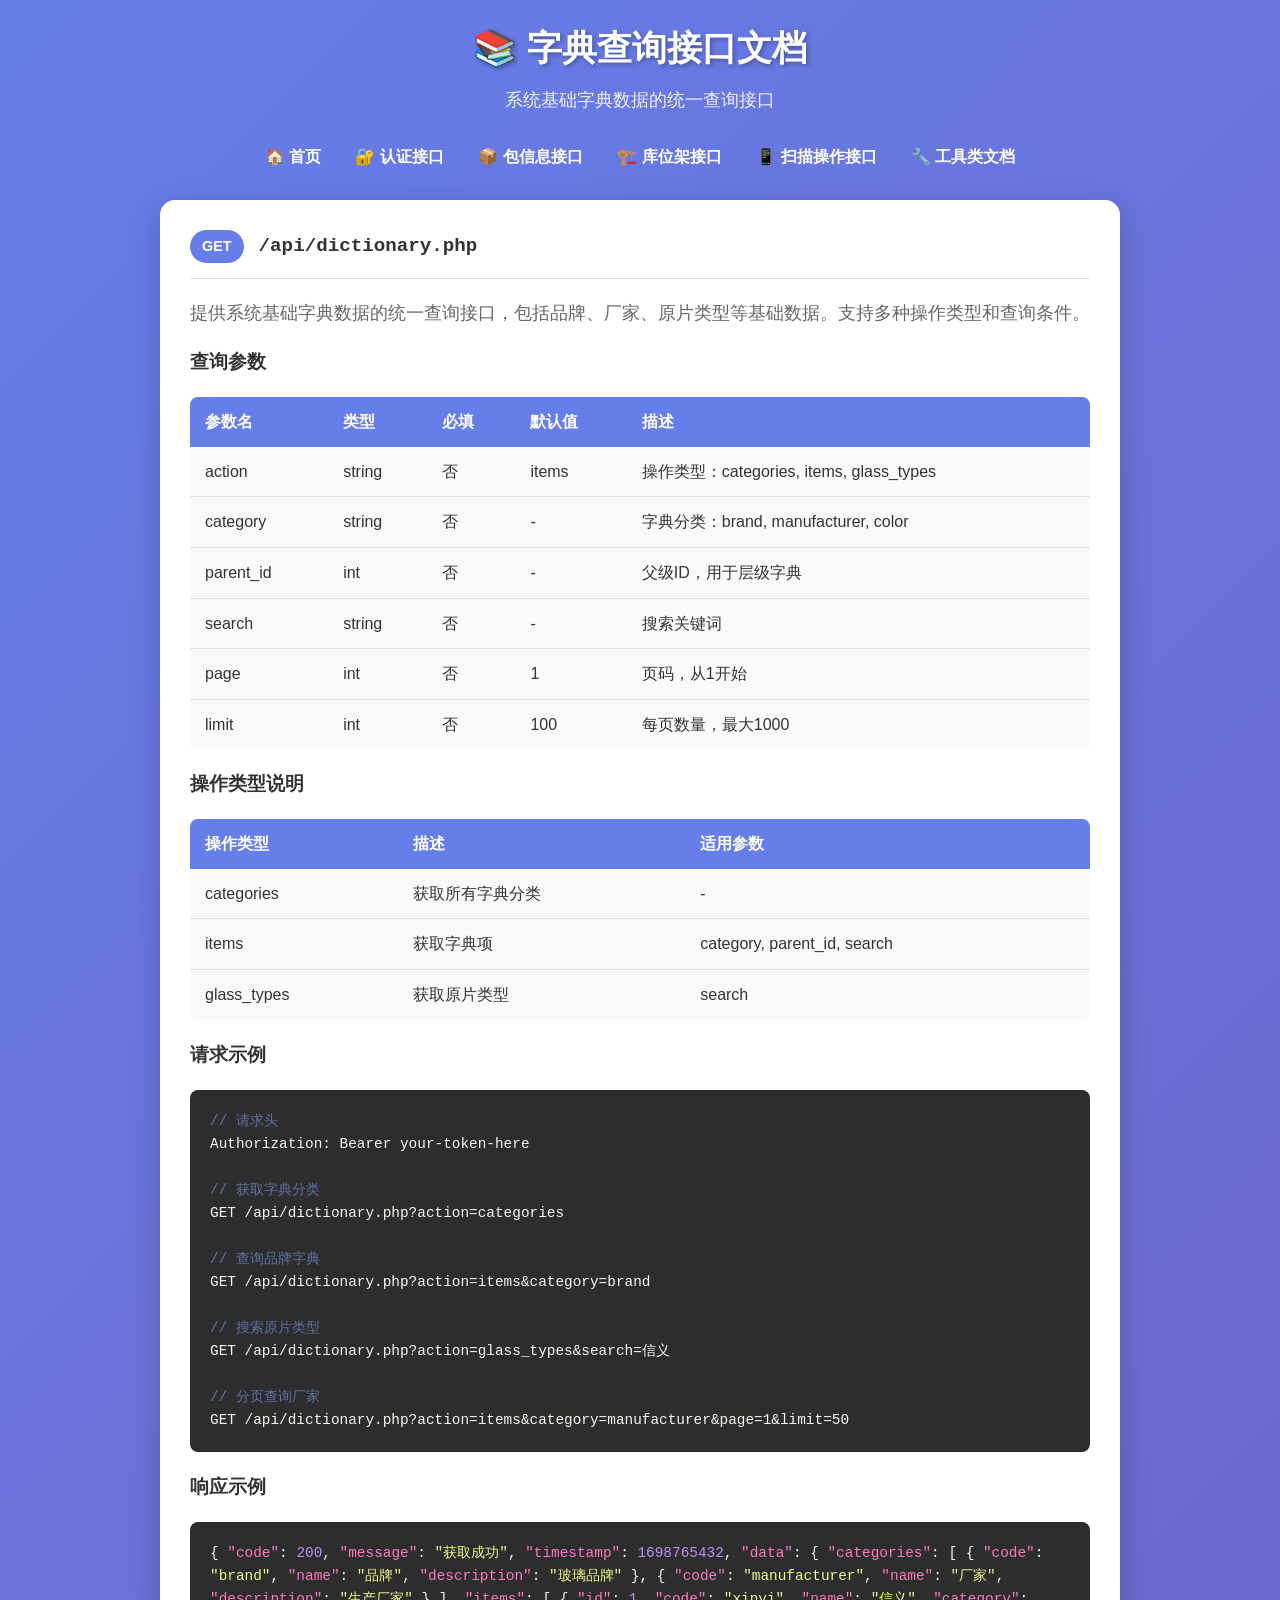
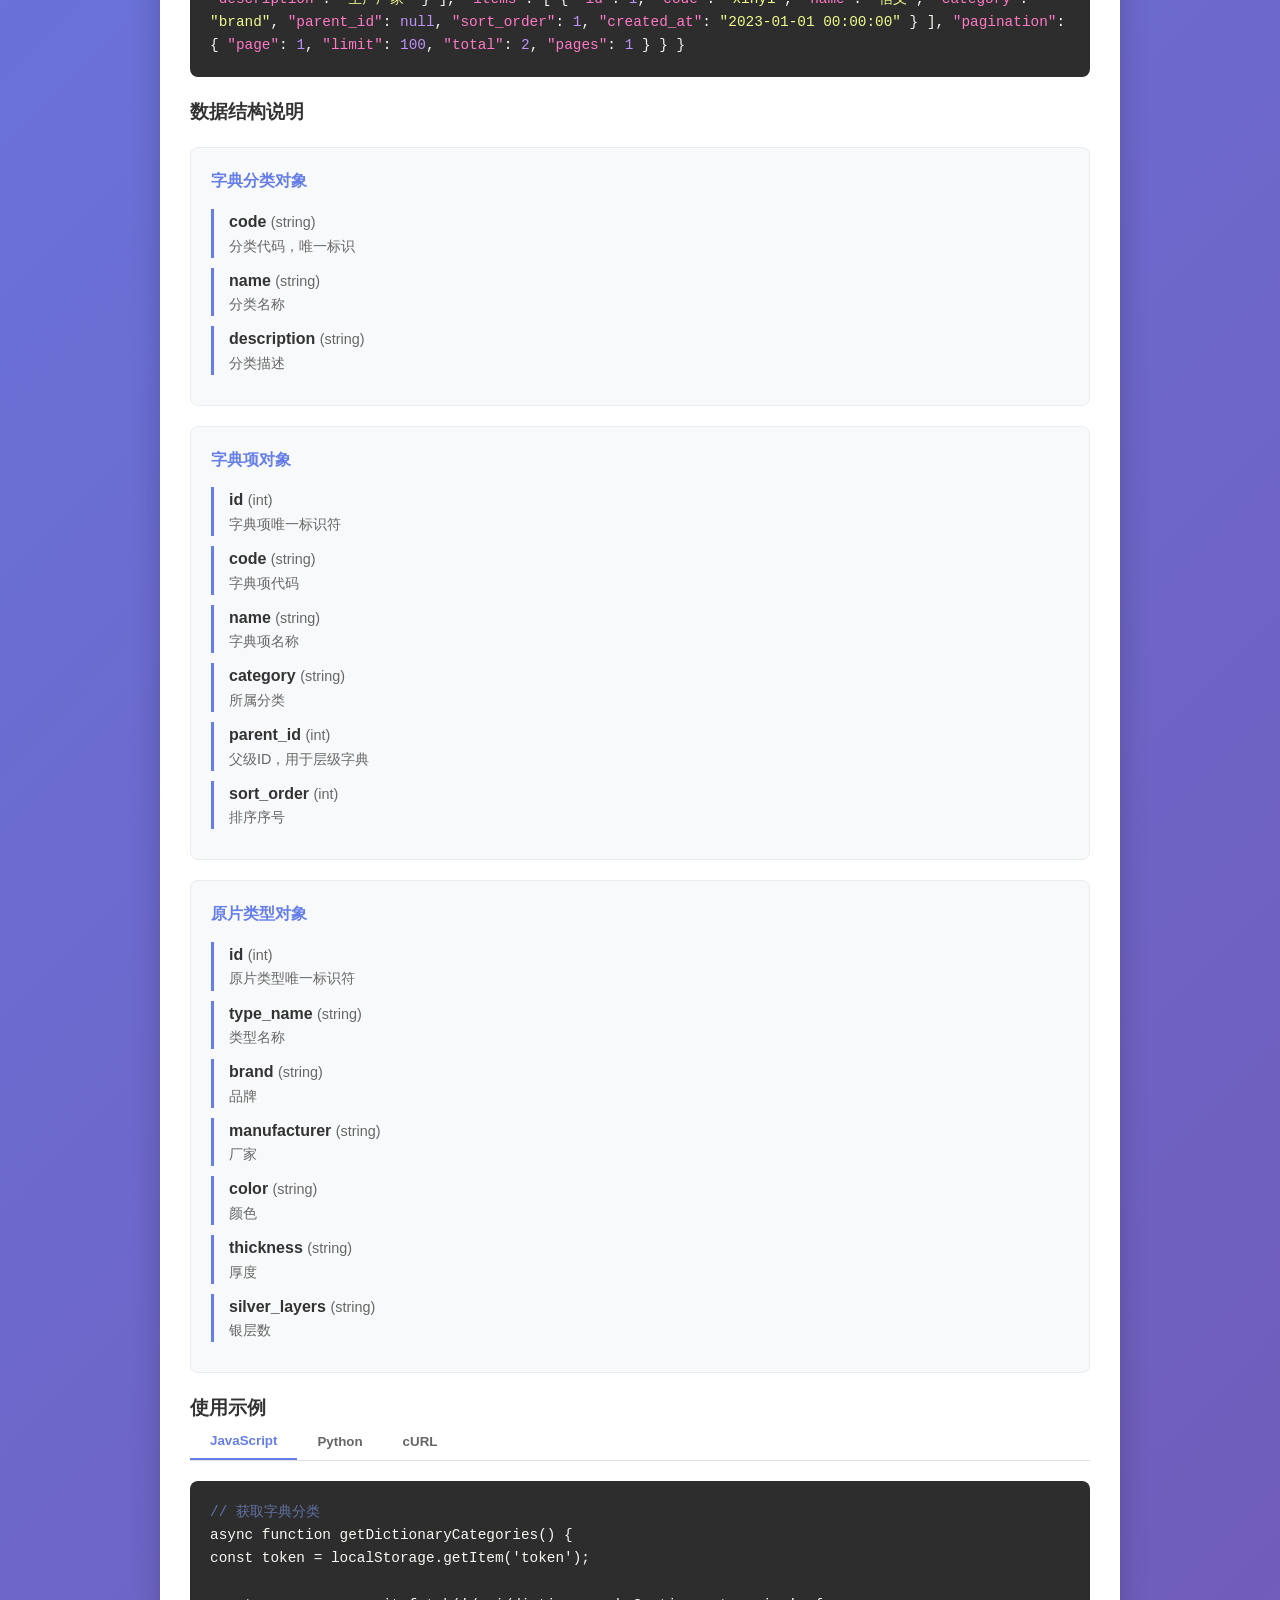
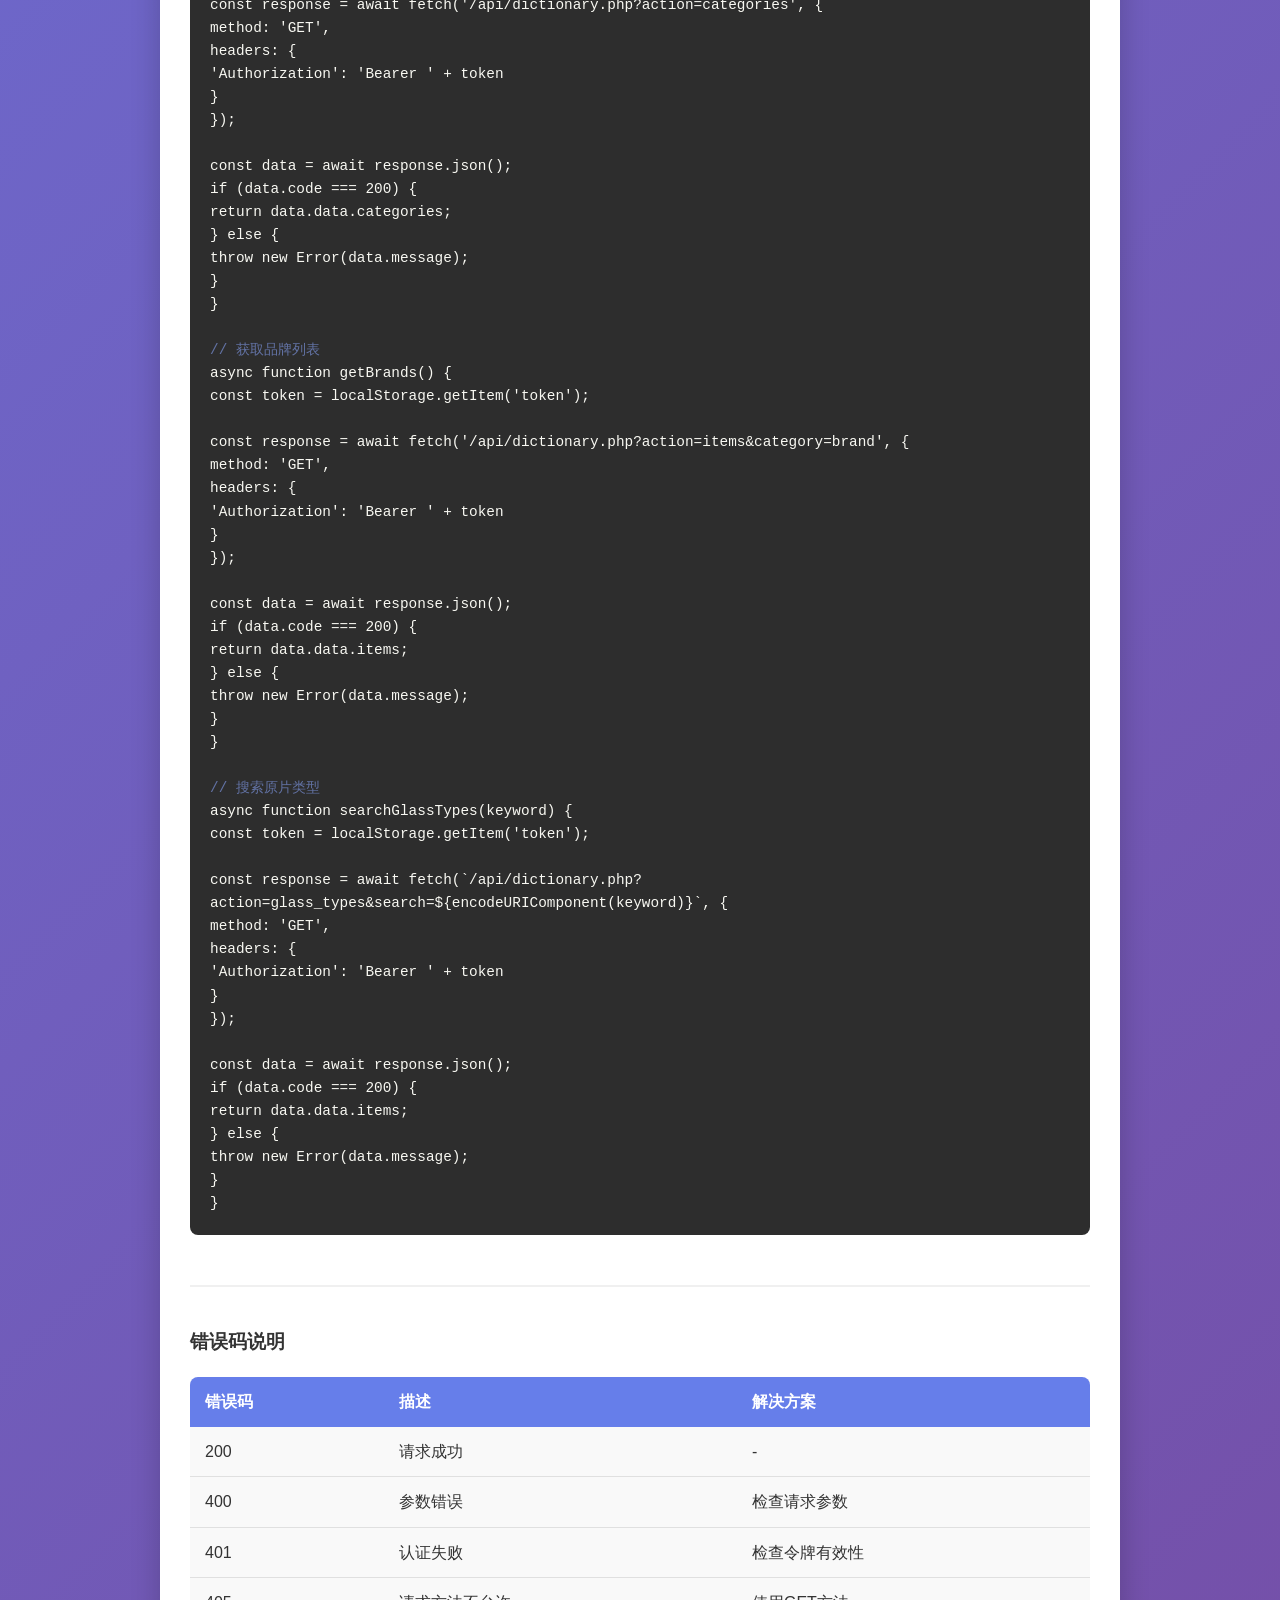
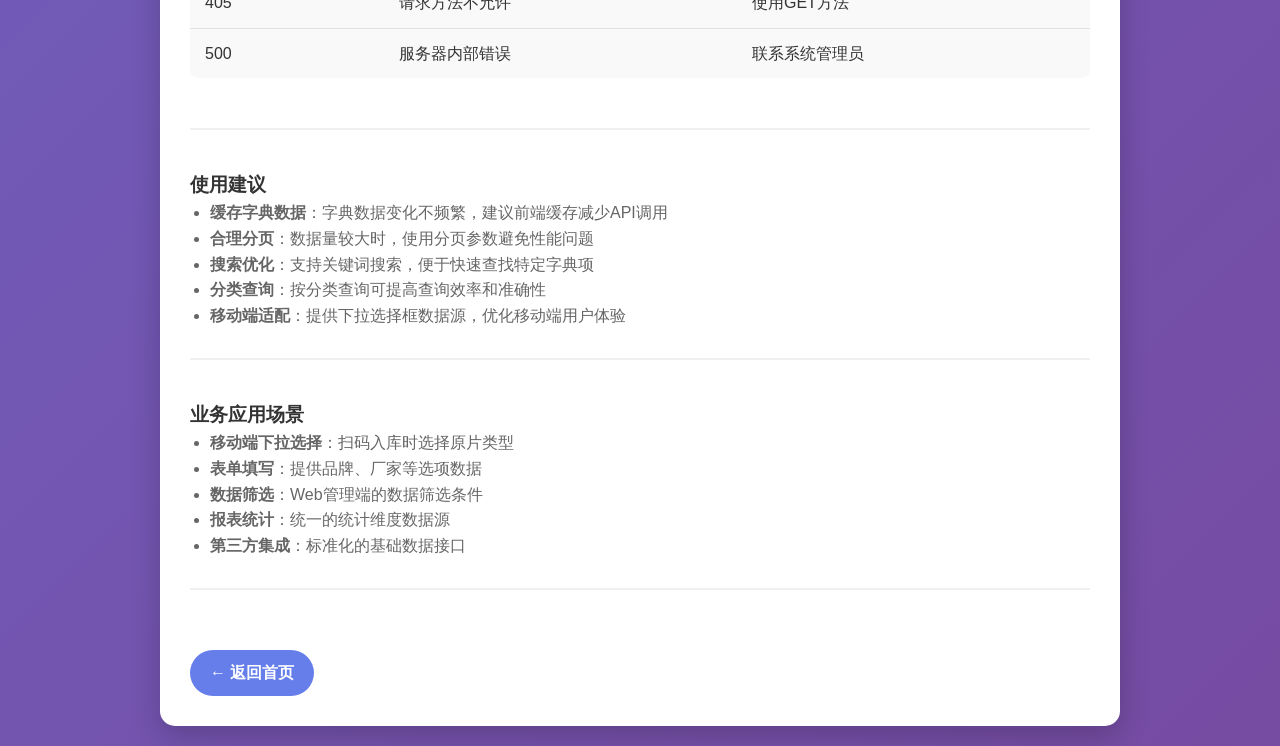
<file: api/dictionary.html>
<!DOCTYPE html>
<html lang="zh-CN">
<head>
    <meta charset="UTF-8">
    <meta name="viewport" content="width=device-width, initial-scale=1.0">
    <title>字典查询接口文档 - 原片管理系统</title>
    <style>
        * {
            margin: 0;
            padding: 0;
            box-sizing: border-box;
        }
        
        body {
            font-family: 'Segoe UI', Tahoma, Geneva, Verdana, sans-serif;
            line-height: 1.6;
            color: #333;
            background: linear-gradient(135deg, #667eea 0%, #764ba2 100%);
            min-height: 100vh;
        }
        
        .container {
            max-width: 1000px;
            margin: 0 auto;
            padding: 20px;
        }
        
        .header {
            text-align: center;
            margin-bottom: 30px;
            color: white;
        }
        
        .header h1 {
            font-size: 2.2rem;
            margin-bottom: 10px;
            text-shadow: 2px 2px 4px rgba(0,0,0,0.3);
        }
        
        .header p {
            font-size: 1.1rem;
            opacity: 0.9;
        }
        
        .nav {
            text-align: center;
            margin-bottom: 30px;
        }
        
        .nav a {
            color: white;
            text-decoration: none;
            margin: 0 15px;
            font-weight: bold;
            transition: opacity 0.3s ease;
        }
        
        .nav a:hover {
            opacity: 0.8;
        }
        
        .content {
            background: white;
            border-radius: 15px;
            padding: 30px;
            box-shadow: 0 10px 30px rgba(0,0,0,0.2);
        }
        
        .api-section {
            margin-bottom: 40px;
            border-bottom: 2px solid #f0f0f0;
            padding-bottom: 30px;
        }
        
        .api-section:last-child {
            border-bottom: none;
            margin-bottom: 0;
        }
        
        .api-header {
            display: flex;
            align-items: center;
            margin-bottom: 20px;
            padding-bottom: 15px;
            border-bottom: 1px solid #e0e0e0;
        }
        
        .method-badge {
            background: #667eea;
            color: white;
            padding: 5px 12px;
            border-radius: 20px;
            font-weight: bold;
            margin-right: 15px;
            font-size: 0.9rem;
        }
        
        .endpoint {
            font-family: 'Courier New', monospace;
            font-size: 1.2rem;
            font-weight: bold;
            color: #333;
        }
        
        .description {
            color: #666;
            margin-bottom: 20px;
            font-size: 1.1rem;
        }
        
        .param-table {
            width: 100%;
            border-collapse: collapse;
            margin: 20px 0;
            background: #f9f9f9;
            border-radius: 8px;
            overflow: hidden;
        }
        
        .param-table th {
            background: #667eea;
            color: white;
            padding: 12px 15px;
            text-align: left;
            font-weight: bold;
        }
        
        .param-table td {
            padding: 12px 15px;
            border-bottom: 1px solid #e0e0e0;
        }
        
        .param-table tr:last-child td {
            border-bottom: none;
        }
        
        .code-block {
            background: #2d2d2d;
            color: #f8f8f2;
            padding: 20px;
            border-radius: 8px;
            margin: 20px 0;
            overflow-x: auto;
            font-family: 'Courier New', monospace;
            font-size: 0.9rem;
        }
        
        .code-block .comment {
            color: #6272a4;
        }
        
        .code-block .string {
            color: #f1fa8c;
        }
        
        .code-block .number {
            color: #bd93f9;
        }
        
        .code-block .key {
            color: #ff79c6;
        }
        
        .back-btn {
            display: inline-block;
            background: #667eea;
            color: white;
            padding: 10px 20px;
            border-radius: 25px;
            text-decoration: none;
            font-weight: bold;
            transition: background 0.3s ease;
            margin-top: 20px;
        }
        
        .back-btn:hover {
            background: #5a6fd8;
        }
        
        .example-tabs {
            display: flex;
            margin-bottom: 15px;
            border-bottom: 1px solid #e0e0e0;
        }
        
        .example-tab {
            padding: 10px 20px;
            cursor: pointer;
            border: none;
            background: none;
            font-weight: bold;
            color: #666;
            transition: color 0.3s ease;
        }
        
        .example-tab.active {
            color: #667eea;
            border-bottom: 2px solid #667eea;
        }
        
        .example-content {
            display: none;
        }
        
        .example-content.active {
            display: block;
        }
        
        .data-structure {
            background: #f8f9fa;
            border: 1px solid #e9ecef;
            border-radius: 8px;
            padding: 20px;
            margin: 20px 0;
        }
        
        .data-structure h4 {
            color: #667eea;
            margin-bottom: 15px;
        }
        
        .data-field {
            margin-bottom: 10px;
            padding-left: 15px;
            border-left: 3px solid #667eea;
        }
        
        .data-field .field-name {
            font-weight: bold;
            color: #333;
        }
        
        .data-field .field-type {
            color: #666;
            font-size: 0.9rem;
        }
        
        .data-field .field-desc {
            color: #666;
            font-size: 0.9rem;
        }
        
        @media (max-width: 768px) {
            .container {
                padding: 10px;
            }
            
            .content {
                padding: 20px;
            }
            
            .api-header {
                flex-direction: column;
                align-items: flex-start;
            }
            
            .method-badge {
                margin-bottom: 10px;
            }
        }
    </style>
</head>
<body>
    <div class="container">
        <div class="header">
            <h1>📚 字典查询接口文档</h1>
            <p>系统基础字典数据的统一查询接口</p>
        </div>
        
        <div class="nav">
            <a href="index.html">🏠 首页</a>
            <a href="auth.html">🔐 认证接口</a>
            <a href="packages.html">📦 包信息接口</a>
            <a href="racks.html">🏗️ 库位架接口</a>
            <a href="scan.html">📱 扫描操作接口</a>
            <a href="apicommon.html">🔧 工具类文档</a>
        </div>
        
        <div class="content">
            <div class="api-section">
                <div class="api-header">
                    <span class="method-badge">GET</span>
                    <span class="endpoint">/api/dictionary.php</span>
                </div>
                
                <div class="description">
                    提供系统基础字典数据的统一查询接口，包括品牌、厂家、原片类型等基础数据。支持多种操作类型和查询条件。
                </div>
                
                <h3>查询参数</h3>
                <table class="param-table">
                    <thead>
                        <tr>
                            <th>参数名</th>
                            <th>类型</th>
                            <th>必填</th>
                            <th>默认值</th>
                            <th>描述</th>
                        </tr>
                    </thead>
                    <tbody>
                        <tr>
                            <td>action</td>
                            <td>string</td>
                            <td>否</td>
                            <td>items</td>
                            <td>操作类型：categories, items, glass_types</td>
                        </tr>
                        <tr>
                            <td>category</td>
                            <td>string</td>
                            <td>否</td>
                            <td>-</td>
                            <td>字典分类：brand, manufacturer, color</td>
                        </tr>
                        <tr>
                            <td>parent_id</td>
                            <td>int</td>
                            <td>否</td>
                            <td>-</td>
                            <td>父级ID，用于层级字典</td>
                        </tr>
                        <tr>
                            <td>search</td>
                            <td>string</td>
                            <td>否</td>
                            <td>-</td>
                            <td>搜索关键词</td>
                        </tr>
                        <tr>
                            <td>page</td>
                            <td>int</td>
                            <td>否</td>
                            <td>1</td>
                            <td>页码，从1开始</td>
                        </tr>
                        <tr>
                            <td>limit</td>
                            <td>int</td>
                            <td>否</td>
                            <td>100</td>
                            <td>每页数量，最大1000</td>
                        </tr>
                    </tbody>
                </table>
                
                <h3>操作类型说明</h3>
                <table class="param-table">
                    <thead>
                        <tr>
                            <th>操作类型</th>
                            <th>描述</th>
                            <th>适用参数</th>
                        </tr>
                    </thead>
                    <tbody>
                        <tr>
                            <td>categories</td>
                            <td>获取所有字典分类</td>
                            <td>-</td>
                        </tr>
                        <tr>
                            <td>items</td>
                            <td>获取字典项</td>
                            <td>category, parent_id, search</td>
                        </tr>
                        <tr>
                            <td>glass_types</td>
                            <td>获取原片类型</td>
                            <td>search</td>
                        </tr>
                    </tbody>
                </table>
                
                <h3>请求示例</h3>
                <div class="code-block">
<span class="comment">// 请求头</span><br>
Authorization: Bearer your-token-here<br>
<br>
<span class="comment">// 获取字典分类</span><br>
GET /api/dictionary.php?action=categories<br>
<br>
<span class="comment">// 查询品牌字典</span><br>
GET /api/dictionary.php?action=items&category=brand<br>
<br>
<span class="comment">// 搜索原片类型</span><br>
GET /api/dictionary.php?action=glass_types&search=信义<br>
<br>
<span class="comment">// 分页查询厂家</span><br>
GET /api/dictionary.php?action=items&category=manufacturer&page=1&limit=50
                </div>
                
                <h3>响应示例</h3>
                <div class="code-block">
{
    <span class="key">"code"</span>: <span class="number">200</span>,
    <span class="key">"message"</span>: <span class="string">"获取成功"</span>,
    <span class="key">"timestamp"</span>: <span class="number">1698765432</span>,
    <span class="key">"data"</span>: {
        <span class="key">"categories"</span>: [
            {
                <span class="key">"code"</span>: <span class="string">"brand"</span>,
                <span class="key">"name"</span>: <span class="string">"品牌"</span>,
                <span class="key">"description"</span>: <span class="string">"玻璃品牌"</span>
            },
            {
                <span class="key">"code"</span>: <span class="string">"manufacturer"</span>,
                <span class="key">"name"</span>: <span class="string">"厂家"</span>,
                <span class="key">"description"</span>: <span class="string">"生产厂家"</span>
            }
        ],
        <span class="key">"items"</span>: [
            {
                <span class="key">"id"</span>: <span class="number">1</span>,
                <span class="key">"code"</span>: <span class="string">"xinyi"</span>,
                <span class="key">"name"</span>: <span class="string">"信义"</span>,
                <span class="key">"category"</span>: <span class="string">"brand"</span>,
                <span class="key">"parent_id"</span>: <span class="number">null</span>,
                <span class="key">"sort_order"</span>: <span class="number">1</span>,
                <span class="key">"created_at"</span>: <span class="string">"2023-01-01 00:00:00"</span>
            }
        ],
        <span class="key">"pagination"</span>: {
            <span class="key">"page"</span>: <span class="number">1</span>,
            <span class="key">"limit"</span>: <span class="number">100</span>,
            <span class="key">"total"</span>: <span class="number">2</span>,
            <span class="key">"pages"</span>: <span class="number">1</span>
        }
    }
}
                </div>
                
                <h3>数据结构说明</h3>
                
                <div class="data-structure">
                    <h4>字典分类对象</h4>
                    <div class="data-field">
                        <span class="field-name">code</span> <span class="field-type">(string)</span>
                        <div class="field-desc">分类代码，唯一标识</div>
                    </div>
                    <div class="data-field">
                        <span class="field-name">name</span> <span class="field-type">(string)</span>
                        <div class="field-desc">分类名称</div>
                    </div>
                    <div class="data-field">
                        <span class="field-name">description</span> <span class="field-type">(string)</span>
                        <div class="field-desc">分类描述</div>
                    </div>
                </div>
                
                <div class="data-structure">
                    <h4>字典项对象</h4>
                    <div class="data-field">
                        <span class="field-name">id</span> <span class="field-type">(int)</span>
                        <div class="field-desc">字典项唯一标识符</div>
                    </div>
                    <div class="data-field">
                        <span class="field-name">code</span> <span class="field-type">(string)</span>
                        <div class="field-desc">字典项代码</div>
                    </div>
                    <div class="data-field">
                        <span class="field-name">name</span> <span class="field-type">(string)</span>
                        <div class="field-desc">字典项名称</div>
                    </div>
                    <div class="data-field">
                        <span class="field-name">category</span> <span class="field-type">(string)</span>
                        <div class="field-desc">所属分类</div>
                    </div>
                    <div class="data-field">
                        <span class="field-name">parent_id</span> <span class="field-type">(int)</span>
                        <div class="field-desc">父级ID，用于层级字典</div>
                    </div>
                    <div class="data-field">
                        <span class="field-name">sort_order</span> <span class="field-type">(int)</span>
                        <div class="field-desc">排序序号</div>
                    </div>
                </div>
                
                <div class="data-structure">
                    <h4>原片类型对象</h4>
                    <div class="data-field">
                        <span class="field-name">id</span> <span class="field-type">(int)</span>
                        <div class="field-desc">原片类型唯一标识符</div>
                    </div>
                    <div class="data-field">
                        <span class="field-name">type_name</span> <span class="field-type">(string)</span>
                        <div class="field-desc">类型名称</div>
                    </div>
                    <div class="data-field">
                        <span class="field-name">brand</span> <span class="field-type">(string)</span>
                        <div class="field-desc">品牌</div>
                    </div>
                    <div class="data-field">
                        <span class="field-name">manufacturer</span> <span class="field-type">(string)</span>
                        <div class="field-desc">厂家</div>
                    </div>
                    <div class="data-field">
                        <span class="field-name">color</span> <span class="field-type">(string)</span>
                        <div class="field-desc">颜色</div>
                    </div>
                    <div class="data-field">
                        <span class="field-name">thickness</span> <span class="field-type">(string)</span>
                        <div class="field-desc">厚度</div>
                    </div>
                    <div class="data-field">
                        <span class="field-name">silver_layers</span> <span class="field-type">(string)</span>
                        <div class="field-desc">银层数</div>
                    </div>
                </div>
                
                <h3>使用示例</h3>
                
                <div class="example-tabs">
                    <button class="example-tab active" onclick="showExample('js')">JavaScript</button>
                    <button class="example-tab" onclick="showExample('python')">Python</button>
                    <button class="example-tab" onclick="showExample('curl')">cURL</button>
                </div>
                
                <div id="js-example" class="example-content active">
                    <div class="code-block">
<span class="comment">// 获取字典分类</span><br>
async function getDictionaryCategories() {<br>
    const token = localStorage.getItem('token');<br>
    <br>
    const response = await fetch('/api/dictionary.php?action=categories', {<br>
        method: 'GET',<br>
        headers: {<br>
            'Authorization': 'Bearer ' + token<br>
        }<br>
    });<br>
    <br>
    const data = await response.json();<br>
    if (data.code === 200) {<br>
        return data.data.categories;<br>
    } else {<br>
        throw new Error(data.message);<br>
    }<br>
}<br>
<br>
<span class="comment">// 获取品牌列表</span><br>
async function getBrands() {<br>
    const token = localStorage.getItem('token');<br>
    <br>
    const response = await fetch('/api/dictionary.php?action=items&category=brand', {<br>
        method: 'GET',<br>
        headers: {<br>
            'Authorization': 'Bearer ' + token<br>
        }<br>
    });<br>
    <br>
    const data = await response.json();<br>
    if (data.code === 200) {<br>
        return data.data.items;<br>
    } else {<br>
        throw new Error(data.message);<br>
    }<br>
}<br>
<br>
<span class="comment">// 搜索原片类型</span><br>
async function searchGlassTypes(keyword) {<br>
    const token = localStorage.getItem('token');<br>
    <br>
    const response = await fetch(`/api/dictionary.php?action=glass_types&search=${encodeURIComponent(keyword)}`, {<br>
        method: 'GET',<br>
        headers: {<br>
            'Authorization': 'Bearer ' + token<br>
        }<br>
    });<br>
    <br>
    const data = await response.json();<br>
    if (data.code === 200) {<br>
        return data.data.items;<br>
    } else {<br>
        throw new Error(data.message);<br>
    }<br>
}
                    </div>
                </div>
                
                <div id="python-example" class="example-content">
                    <div class="code-block">
<span class="comment"># 获取字典分类</span><br>
import requests<br>
<br>
def get_dictionary_categories(token):<br>
    headers = {'Authorization': f'Bearer {token}'}<br>
    response = requests.get(<br>
        'http://your-domain.com/api/dictionary.php?action=categories',<br>
        headers=headers<br>
    )<br>
    data = response.json()<br>
    if data['code'] == 200:<br>
        return data['data']['categories']<br>
    else:<br>
        raise Exception(data['message'])<br>
<br>
<span class="comment"># 获取品牌列表</span><br>
def get_brands(token):<br>
    headers = {'Authorization': f'Bearer {token}'}<br>
    response = requests.get(<br>
        'http://your-domain.com/api/dictionary.php?action=items&category=brand',<br>
        headers=headers<br>
    )<br>
    data = response.json()<br>
    if data['code'] == 200:<br>
        return data['data']['items']<br>
    else:<br>
        raise Exception(data['message'])<br>
<br>
<span class="comment"># 搜索原片类型</span><br>
def search_glass_types(token, keyword):<br>
    headers = {'Authorization': f'Bearer {token}'}<br>
    response = requests.get(<br>
        f'http://your-domain.com/api/dictionary.php?action=glass_types&search={keyword}',<br>
        headers=headers<br>
    )<br>
    data = response.json()<br>
    if data['code'] == 200:<br>
        return data['data']['items']<br>
    else:<br>
        raise Exception(data['message'])
                    </div>
                </div>
                
                <div id="curl-example" class="example-content">
                    <div class="code-block">
<span class="comment"># 获取字典分类</span><br>
curl -X GET \<br>
  -H "Authorization: Bearer your-token-here" \<br>
  "http://your-domain.com/api/dictionary.php?action=categories"<br>
<br>
<span class="comment"># 获取品牌列表</span><br>
curl -X GET \<br>
  -H "Authorization: Bearer your-token-here" \<br>
  "http://your-domain.com/api/dictionary.php?action=items&category=brand"<br>
<br>
<span class="comment"># 搜索原片类型</span><br>
curl -X GET \<br>
  -H "Authorization: Bearer your-token-here" \<br>
  "http://your-domain.com/api/dictionary.php?action=glass_types&search=信义"
                    </div>
                </div>
            </div>
            
            <div class="api-section">
                <h3>错误码说明</h3>
                <table class="param-table">
                    <thead>
                        <tr>
                            <th>错误码</th>
                            <th>描述</th>
                            <th>解决方案</th>
                        </tr>
                    </thead>
                    <tbody>
                        <tr>
                            <td>200</td>
                            <td>请求成功</td>
                            <td>-</td>
                        </tr>
                        <tr>
                            <td>400</td>
                            <td>参数错误</td>
                            <td>检查请求参数</td>
                        </tr>
                        <tr>
                            <td>401</td>
                            <td>认证失败</td>
                            <td>检查令牌有效性</td>
                        </tr>
                        <tr>
                            <td>405</td>
                            <td>请求方法不允许</td>
                            <td>使用GET方法</td>
                        </tr>
                        <tr>
                            <td>500</td>
                            <td>服务器内部错误</td>
                            <td>联系系统管理员</td>
                        </tr>
                    </tbody>
                </table>
            </div>
            
            <div class="api-section">
                <h3>使用建议</h3>
                <ul style="color: #666; margin-left: 20px;">
                    <li><strong>缓存字典数据</strong>：字典数据变化不频繁，建议前端缓存减少API调用</li>
                    <li><strong>合理分页</strong>：数据量较大时，使用分页参数避免性能问题</li>
                    <li><strong>搜索优化</strong>：支持关键词搜索，便于快速查找特定字典项</li>
                    <li><strong>分类查询</strong>：按分类查询可提高查询效率和准确性</li>
                    <li><strong>移动端适配</strong>：提供下拉选择框数据源，优化移动端用户体验</li>
                </ul>
            </div>
            
            <div class="api-section">
                <h3>业务应用场景</h3>
                <ul style="color: #666; margin-left: 20px;">
                    <li><strong>移动端下拉选择</strong>：扫码入库时选择原片类型</li>
                    <li><strong>表单填写</strong>：提供品牌、厂家等选项数据</li>
                    <li><strong>数据筛选</strong>：Web管理端的数据筛选条件</li>
                    <li><strong>报表统计</strong>：统一的统计维度数据源</li>
                    <li><strong>第三方集成</strong>：标准化的基础数据接口</li>
                </ul>
            </div>
            
            <a href="index.html" class="back-btn">← 返回首页</a>
        </div>
    </div>
    
    <script>
        function showExample(lang) {
            // 隐藏所有示例内容
            document.querySelectorAll('.example-content').forEach(content => {
                content.classList.remove('active');
            });
            
            // 移除所有标签的active类
            document.querySelectorAll('.example-tab').forEach(tab => {
                tab.classList.remove('active');
            });
            
            // 显示选中的示例内容
            document.getElementById(lang + '-example').classList.add('active');
            
            // 为选中的标签添加active类
            event.target.classList.add('active');
        }
    </script>
</body>
</html>
</file>
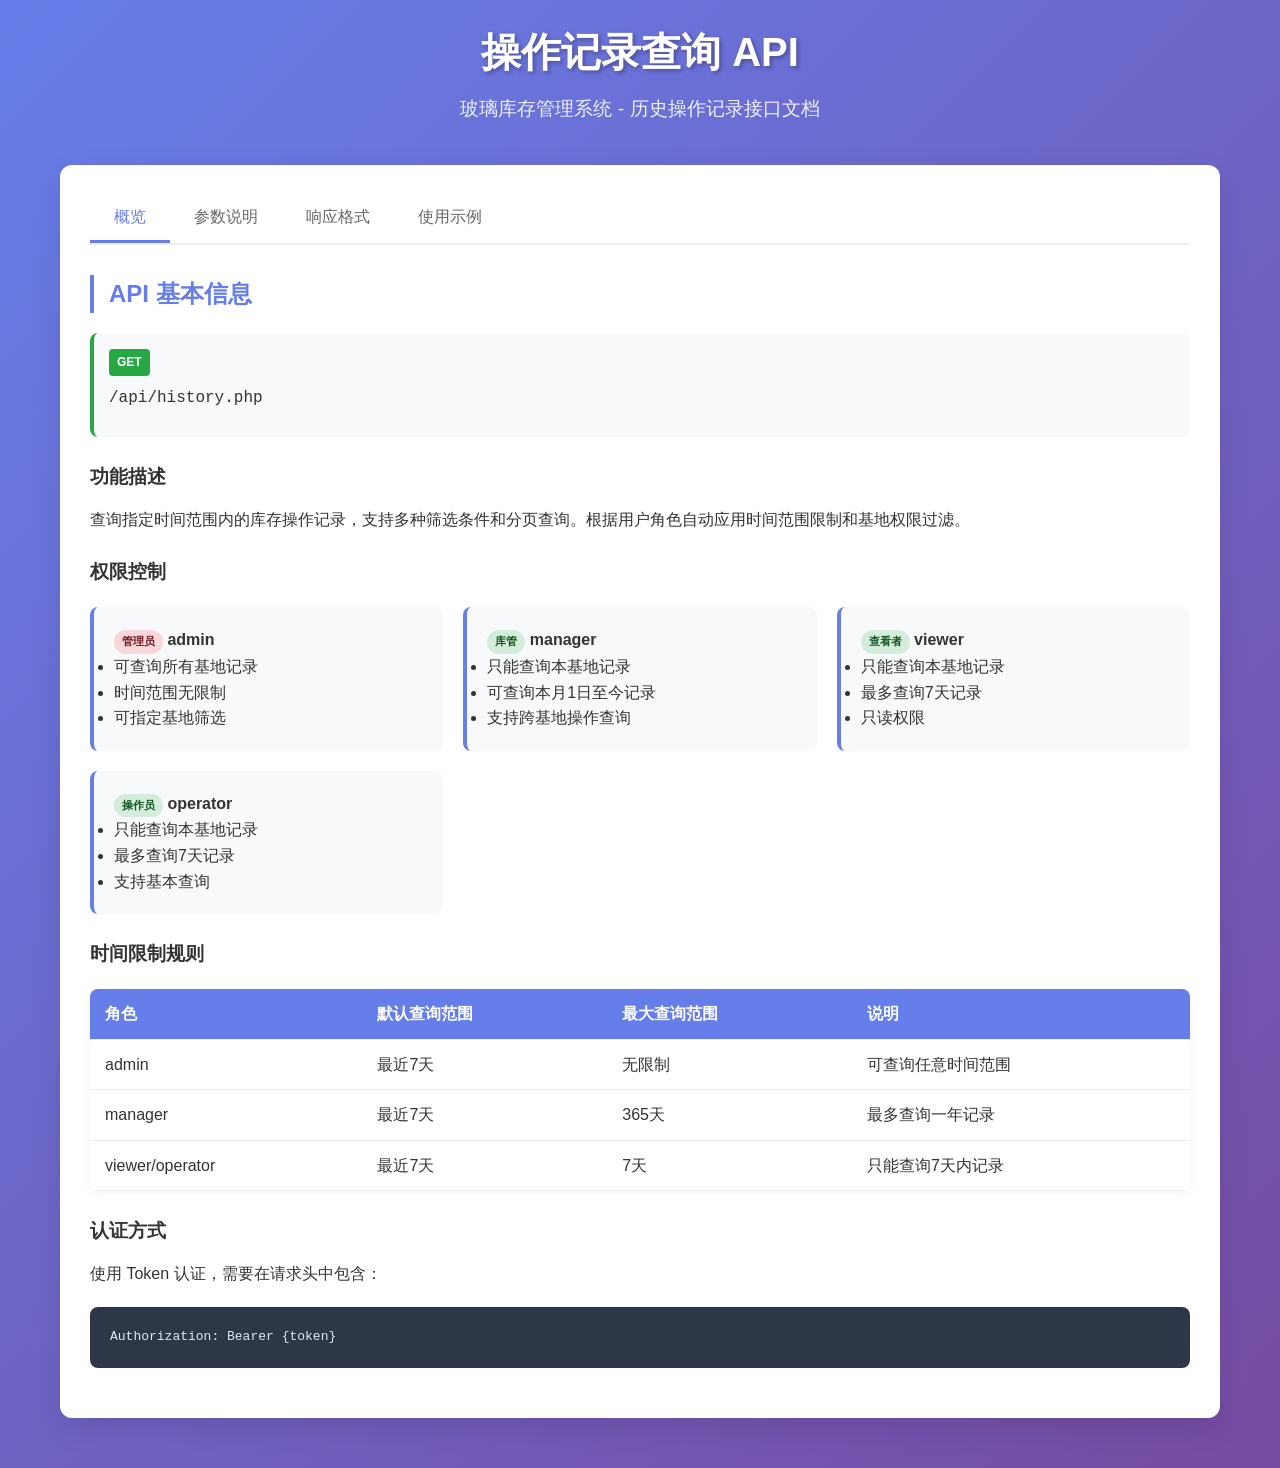
<file: api/history.html>
<!DOCTYPE html>
<html lang="zh-CN">
<head>
    <meta charset="UTF-8">
    <meta name="viewport" content="width=device-width, initial-scale=1.0">
    <title>操作记录查询 API 文档</title>
    <style>
        * {
            margin: 0;
            padding: 0;
            box-sizing: border-box;
        }

        body {
            font-family: -apple-system, BlinkMacSystemFont, 'Segoe UI', Roboto, sans-serif;
            line-height: 1.6;
            color: #333;
            background: linear-gradient(135deg, #667eea 0%, #764ba2 100%);
            min-height: 100vh;
        }

        .container {
            max-width: 1200px;
            margin: 0 auto;
            padding: 20px;
        }

        header {
            text-align: center;
            color: white;
            margin-bottom: 40px;
        }

        h1 {
            font-size: 2.5em;
            margin-bottom: 10px;
            text-shadow: 2px 2px 4px rgba(0,0,0,0.3);
        }

        .subtitle {
            font-size: 1.2em;
            opacity: 0.9;
        }

        .card {
            background: white;
            border-radius: 12px;
            padding: 30px;
            margin-bottom: 30px;
            box-shadow: 0 10px 30px rgba(0,0,0,0.1);
        }

        .tabs {
            display: flex;
            border-bottom: 2px solid #eee;
            margin-bottom: 30px;
        }

        .tab {
            padding: 12px 24px;
            background: none;
            border: none;
            cursor: pointer;
            font-size: 16px;
            color: #666;
            border-bottom: 3px solid transparent;
            transition: all 0.3s ease;
        }

        .tab.active {
            color: #667eea;
            border-bottom-color: #667eea;
        }

        .tab-content {
            display: none;
        }

        .tab-content.active {
            display: block;
        }

        h2 {
            color: #667eea;
            margin-bottom: 20px;
            border-left: 4px solid #667eea;
            padding-left: 15px;
        }

        h3 {
            color: #333;
            margin: 25px 0 15px 0;
        }

        .endpoint {
            background: #f8f9fa;
            padding: 15px;
            border-radius: 8px;
            border-left: 4px solid #28a745;
            margin: 20px 0;
        }

        .method {
            display: inline-block;
            padding: 4px 8px;
            border-radius: 4px;
            color: white;
            font-weight: bold;
            font-size: 12px;
        }

        .method.get {
            background: #28a745;
        }

        .url {
            font-family: 'Courier New', monospace;
            font-size: 16px;
            margin: 10px 0;
            color: #333;
        }

        table {
            width: 100%;
            border-collapse: collapse;
            margin: 20px 0;
            background: white;
            border-radius: 8px;
            overflow: hidden;
            box-shadow: 0 2px 10px rgba(0,0,0,0.05);
        }

        th, td {
            padding: 12px 15px;
            text-align: left;
            border-bottom: 1px solid #eee;
        }

        th {
            background: #667eea;
            color: white;
            font-weight: 600;
        }

        tr:hover {
            background: #f8f9fa;
        }

        .required {
            color: #dc3545;
            font-weight: bold;
        }

        .optional {
            color: #6c757d;
        }

        pre {
            background: #2d3748;
            color: #e2e8f0;
            padding: 20px;
            border-radius: 8px;
            overflow-x: auto;
            margin: 20px 0;
        }

        code {
            font-family: 'Courier New', monospace;
            font-size: 14px;
        }

        .example-buttons {
            margin: 20px 0;
        }

        .example-btn {
            background: #667eea;
            color: white;
            border: none;
            padding: 8px 16px;
            border-radius: 6px;
            cursor: pointer;
            margin-right: 10px;
            transition: background 0.3s ease;
        }

        .example-btn:hover {
            background: #5a6fd8;
        }

        .badge {
            display: inline-block;
            padding: 3px 8px;
            border-radius: 12px;
            font-size: 11px;
            font-weight: bold;
            text-transform: uppercase;
        }

        .badge-success {
            background: #d4edda;
            color: #155724;
        }

        .badge-danger {
            background: #f8d7da;
            color: #721c24;
        }

        .grid {
            display: grid;
            grid-template-columns: repeat(auto-fit, minmax(300px, 1fr));
            gap: 20px;
            margin: 20px 0;
        }

        .grid-item {
            background: #f8f9fa;
            padding: 20px;
            border-radius: 8px;
            border-left: 4px solid #667eea;
        }

        .response-example {
            background: #f8f9fa;
            border: 1px solid #dee2e6;
            border-radius: 8px;
            padding: 20px;
            margin: 20px 0;
        }

        @media (max-width: 768px) {
            .container {
                padding: 10px;
            }

            .card {
                padding: 20px;
            }

            .tabs {
                flex-wrap: wrap;
            }

            .tab {
                font-size: 14px;
                padding: 10px 16px;
            }

            table {
                font-size: 14px;
            }

            th, td {
                padding: 8px 10px;
            }
        }
    </style>
</head>
<body>
    <div class="container">
        <header>
            <h1>操作记录查询 API</h1>
            <p class="subtitle">玻璃库存管理系统 - 历史操作记录接口文档</p>
        </header>

        <div class="card">
            <div class="tabs">
                <button class="tab active" onclick="showTab('overview')">概览</button>
                <button class="tab" onclick="showTab('parameters')">参数说明</button>
                <button class="tab" onclick="showTab('responses')">响应格式</button>
                <button class="tab" onclick="showTab('examples')">使用示例</button>
            </div>

            <!-- 概览 -->
            <div id="overview" class="tab-content active">
                <h2>API 基本信息</h2>
                <div class="endpoint">
                    <span class="method get">GET</span>
                    <div class="url">/api/history.php</div>
                </div>

                <h3>功能描述</h3>
                <p>查询指定时间范围内的库存操作记录，支持多种筛选条件和分页查询。根据用户角色自动应用时间范围限制和基地权限过滤。</p>

                <h3>权限控制</h3>
                <div class="grid">
                    <div class="grid-item">
                        <h4><span class="badge badge-danger">管理员</span> admin</h4>
                        <ul>
                            <li>可查询所有基地记录</li>
                            <li>时间范围无限制</li>
                            <li>可指定基地筛选</li>
                        </ul>
                    </div>
                    <div class="grid-item">
                        <h4><span class="badge badge-success">库管</span> manager</h4>
                        <ul>
                            <li>只能查询本基地记录</li>
                            <li>可查询本月1日至今记录</li>
                            <li>支持跨基地操作查询</li>
                        </ul>
                    </div>
                    <div class="grid-item">
                        <h4><span class="badge badge-success">查看者</span> viewer</h4>
                        <ul>
                            <li>只能查询本基地记录</li>
                            <li>最多查询7天记录</li>
                            <li>只读权限</li>
                        </ul>
                    </div>
                    <div class="grid-item">
                        <h4><span class="badge badge-success">操作员</span> operator</h4>
                        <ul>
                            <li>只能查询本基地记录</li>
                            <li>最多查询7天记录</li>
                            <li>支持基本查询</li>
                        </ul>
                    </div>
                </div>

                <h3>时间限制规则</h3>
                <table>
                    <thead>
                        <tr>
                            <th>角色</th>
                            <th>默认查询范围</th>
                            <th>最大查询范围</th>
                            <th>说明</th>
                        </tr>
                    </thead>
                    <tbody>
                        <tr>
                            <td>admin</td>
                            <td>最近7天</td>
                            <td>无限制</td>
                            <td>可查询任意时间范围</td>
                        </tr>
                        <tr>
                            <td>manager</td>
                            <td>最近7天</td>
                            <td>365天</td>
                            <td>最多查询一年记录</td>
                        </tr>
                        <tr>
                            <td>viewer/operator</td>
                            <td>最近7天</td>
                            <td>7天</td>
                            <td>只能查询7天内记录</td>
                        </tr>
                    </tbody>
                </table>

                <h3>认证方式</h3>
                <p>使用 Token 认证，需要在请求头中包含：</p>
                <pre>Authorization: Bearer {token}</pre>
            </div>

            <!-- 参数说明 -->
            <div id="parameters" class="tab-content">
                <h2>请求参数</h2>
                <table>
                    <thead>
                        <tr>
                            <th>参数名</th>
                            <th>类型</th>
                            <th>必填</th>
                            <th>默认值</th>
                            <th>说明</th>
                        </tr>
                    </thead>
                    <tbody>
                        <tr>
                            <td>start_date</td>
                            <td>string</td>
                            <td><span class="optional">否</span></td>
                            <td>按角色设置</td>
                            <td>开始日期，格式：YYYY-MM-DD</td>
                        </tr>
                        <tr>
                            <td>end_date</td>
                            <td>string</td>
                            <td><span class="optional">否</span></td>
                            <td>按角色设置</td>
                            <td>结束日期，格式：YYYY-MM-DD</td>
                        </tr>
                        <tr>
                            <td>package_code</td>
                            <td>string</td>
                            <td><span class="optional">否</span></td>
                            <td>-</td>
                            <td>包号筛选，支持模糊搜索</td>
                        </tr>
                        <tr>
                            <td>operation_type</td>
                            <td>string</td>
                            <td><span class="optional">否</span></td>
                            <td>-</td>
                            <td>操作类型：purchase_in, usage_out, partial_usage, return_in, scrap, check_in, check_out</td>
                        </tr>
                        <tr>
                            <td>base_id</td>
                            <td>integer</td>
                            <td><span class="optional">否</span></td>
                            <td>-</td>
                            <td>基地ID筛选（仅管理员可用）</td>
                        </tr>
                        <tr>
                            <td>page</td>
                            <td>integer</td>
                            <td><span class="optional">否</span></td>
                            <td>1</td>
                            <td>页码，从1开始</td>
                        </tr>
                        <tr>
                            <td>page_size</td>
                            <td>integer</td>
                            <td><span class="optional">否</span></td>
                            <td>20</td>
                            <td>每页记录数，最大100</td>
                        </tr>
                    </tbody>
                </table>

                <h3>参数验证规则</h3>
                <ul>
                    <li><strong>日期格式：</strong>必须为 YYYY-MM-DD 格式，如 2024-01-01</li>
                    <li><strong>日期范围：</strong>开始日期不能晚于结束日期</li>
                    <li><strong>查询天数：</strong>不能超过角色允许的最大天数</li>
                    <li><strong>基地权限：</strong>非管理员用户不能指定基地参数</li>
                    <li><strong>分页限制：</strong>page_size 最大为 100，超过时自动设为 100</li>
                </ul>
            </div>

            <!-- 响应格式 -->
            <div id="responses" class="tab-content">
                <h2>成功响应</h2>
                <div class="response-example">
                    <pre><code>{
    "code": 200,
    "message": "查询成功",
    "data": {
        "records": [
            {
                "id": 22,
                "record_no": "CG202512280001",
                "operation_type": "purchase_in",
                "package_id": 160,
                "glass_type_id": 67,
                "base_id": 2,
                "operation_quantity": 35,
                "before_quantity": 35,
                "after_quantity": 35,
                "from_rack_id": null,
                "to_rack_id": 140,
                "unit_area": 8.93,
                "total_area": 312.56,
                "operator_id": 5,
                "operation_date": "2025-12-28",
                "operation_time": "09:58:53",
                "status": "completed",
                "scrap_reason": null,
                "notes": null,
                "related_record_id": null,
                "created_at": "2025-12-28 09:58:53",
                "updated_at": "2025-12-28 09:58:53",
                "package_code": "NT251226001",
                "glass_name": "4mm台玻白玻",
                "thickness": 4.00,
                "color": "白玻",
                "brand": "台玻",
                "base_name": "新丰基地",
                "operator_name": "新丰库管",
                "from_rack_code": null,
                "to_rack_code": "XF-N-8A"
            }
        ],
        "pagination": {
            "current_page": 1,
            "total_pages": 1,
            "total_records": 8,
            "page_size": 20
        },
        "filters": {
            "operation_types": [
                {"value": "purchase_in", "label": "采购入库"},
                {"value": "usage_out", "label": "领用出库"},
                {"value": "partial_usage", "label": "部分领用"},
                {"value": "return_in", "label": "归还入库"},
                {"value": "scrap", "label": "报废"},
                {"value": "check_in", "label": "盘盈"},
                {"value": "check_out", "label": "盘亏"}
            ],
            "bases": [
                {"value": 2, "label": "新丰基地"}
            ],
            "current_time_range": {
                "start_date": "2025-12-21",
                "end_date": "2025-12-28"
            },
            "user_permissions": {
                "role": "manager",
                "can_query_all_bases": false,
                "max_days_allowed": 365
            }
        }
    }
}</code></pre>
                </div>

                <h2>错误响应</h2>
                <div class="response-example">
                    <pre><code>{
    "success": false,
    "message": "开始日期不能晚于结束日期",
    "error_code": "VALIDATION_ERROR"
}</code></pre>
                </div>

                <h3>常见错误码</h3>
                <table>
                    <thead>
                        <tr>
                            <th>HTTP状态码</th>
                            <th>错误类型</th>
                            <th>说明</th>
                        </tr>
                    </thead>
                    <tbody>
                        <tr>
                            <td>400</td>
                            <td>VALIDATION_ERROR</td>
                            <td>参数验证失败</td>
                        </tr>
                        <tr>
                            <td>401</td>
                            <td>AUTHENTICATION_ERROR</td>
                            <td>认证失败或Token无效</td>
                        </tr>
                        <tr>
                            <td>403</td>
                            <td>PERMISSION_DENIED</td>
                            <td>权限不足</td>
                        </tr>
                        <tr>
                            <td>405</td>
                            <td>METHOD_NOT_ALLOWED</td>
                            <td>请求方法不被允许</td>
                        </tr>
                        <tr>
                            <td>500</td>
                            <td>SERVER_ERROR</td>
                            <td>服务器内部错误</td>
                        </tr>
                    </tbody>
                </table>
            </div>

            <!-- 使用示例 -->
            <div id="examples" class="tab-content">
                <h2>使用示例</h2>
                
                <div class="example-buttons">
                    <button class="example-btn" onclick="showExample('curl')">cURL 示例</button>
                    <button class="example-btn" onclick="showExample('javascript')">JavaScript 示例</button>
                    <button class="example-btn" onclick="showExample('php')">PHP 示例</button>
                </div>

                <div id="curl-example" class="code-example">
                    <h3>cURL 示例</h3>
                    <pre><code># 基本查询
curl -X GET "https://your-domain.com/api/history.php" \
     -H "Authorization: Bearer your-token-here"

# 带筛选条件的查询
curl -X GET "https://your-domain.com/api/history.php?start_date=2024-01-01&end_date=2024-01-31&package_code=PKG001&operation_type=purchase_in&page=1&page_size=50" \
     -H "Authorization: Bearer your-token-here"</code></pre>
                </div>

                <div id="javascript-example" class="code-example" style="display: none;">
                    <h3>JavaScript 示例</h3>
                    <pre><code>// 基本查询
const response = await fetch('/api/history.php', {
    method: 'GET',
    headers: {
        'Authorization': 'Bearer your-token-here',
        'Content-Type': 'application/json'
    }
});

const result = await response.json();
if (result.success) {
    console.log('查询结果:', result.data.records);
} else {
    console.error('查询失败:', result.message);
}

// 带参数的查询
const params = new URLSearchParams({
    start_date: '2024-01-01',
    end_date: '2024-01-31',
    package_code: 'PKG001',
    operation_type: 'purchase_in',
    page: 1,
    page_size: 20
});

const responseWithParams = await fetch(`/api/history.php?${params}`, {
    method: 'GET',
    headers: {
        'Authorization': 'Bearer your-token-here'
    }
});</code></pre>
                </div>

                <div id="php-example" class="code-example" style="display: none;">
                    <h3>PHP 示例</h3>
                    <pre><code>// 使用 Guzzle HTTP Client
$client = new \GuzzleHttp\Client();

$response = $client->get('https://your-domain.com/api/history.php', [
    'headers' => [
        'Authorization' => 'Bearer your-token-here',
        'Accept' => 'application/json'
    ],
    'query' => [
        'start_date' => '2024-01-01',
        'end_date' => '2024-01-31',
        'package_code' => 'PKG001',
        'operation_type' => 'purchase_in',
        'page' => 1,
        'page_size' => 20
    ]
]);

$result = json_decode($response->getBody(), true);

if ($result['success']) {
    foreach ($result['data']['records'] as $record) {
        echo "包号: " . $record['package_info']['package_code'] . "\n";
        echo "操作类型: " . $record['operation_type_name'] . "\n";
        echo "操作日期: " . $record['operation_date'] . "\n\n";
    }
} else {
    echo "查询失败: " . $result['message'] . "\n";
}</code></pre>
                </div>

                <h3>实际使用场景</h3>
                <div class="grid">
                    <div class="grid-item">
                        <h4>场景1：今日操作查询</h4>
                        <p>查询今日所有的入库出库操作，用于日常库存监控。</p>
                        <pre><code>GET /api/history.php</code></pre>
                    </div>
                    <div class="grid-item">
                        <h4>场景2：包号追踪</h4>
                        <p>根据包号查询该包的所有历史操作记录。</p>
                        <pre><code>GET /api/history.php?package_code=PKG202401001</code></pre>
                    </div>
                    <div class="grid-item">
                        <h4>场景3：月度统计</h4>
                        <p>查询本月所有采购入库记录，用于月度报表。</p>
                        <pre><code>GET /api/history.php?operation_type=purchase_in&start_date=2024-01-01&end_date=2024-01-31</code></pre>
                    </div>
                    <div class="grid-item">
                        <h4>场景4：跨基地查询</h4>
                        <p>管理员查询指定基地的操作记录。</p>
                        <pre><code>GET /api/history.php?base_id=2&page_size=100</code></pre>
                    </div>
                </div>
            </div>
        </div>
    </div>

    <script>
        function showTab(tabName) {
            // 隐藏所有标签内容
            const contents = document.querySelectorAll('.tab-content');
            contents.forEach(content => content.classList.remove('active'));
            
            // 移除所有标签的激活状态
            const tabs = document.querySelectorAll('.tab');
            tabs.forEach(tab => tab.classList.remove('active'));
            
            // 显示指定标签内容
            document.getElementById(tabName).classList.add('active');
            
            // 激活指定标签
            event.target.classList.add('active');
        }

        function showExample(type) {
            // 隐藏所有示例
            const examples = document.querySelectorAll('.code-example');
            examples.forEach(example => example.style.display = 'none');
            
            // 显示指定示例
            document.getElementById(type + '-example').style.display = 'block';
        }

        // 页面加载时的初始化
        document.addEventListener('DOMContentLoaded', function() {
            // 可以在这里添加页面初始化逻辑
            console.log('API 文档页面已加载');
        });
    </script>
</body>
</html>
</file>
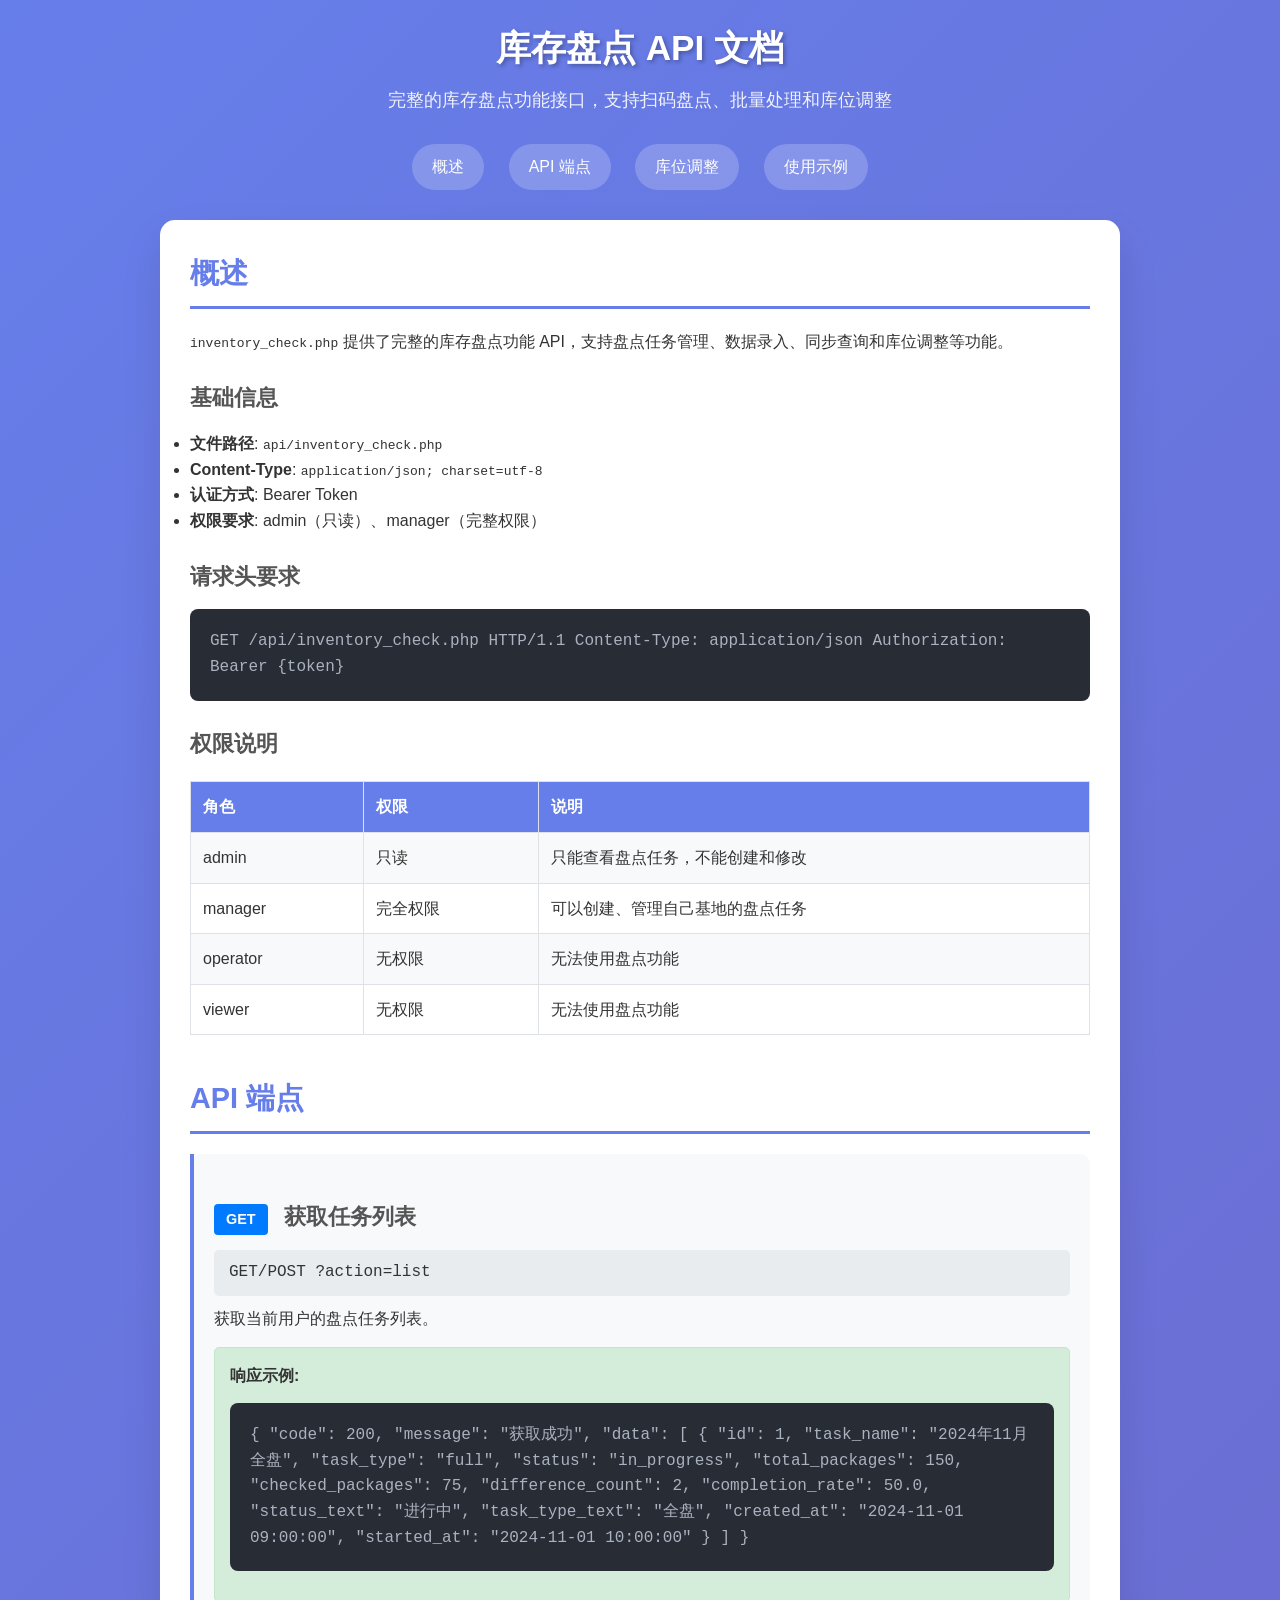
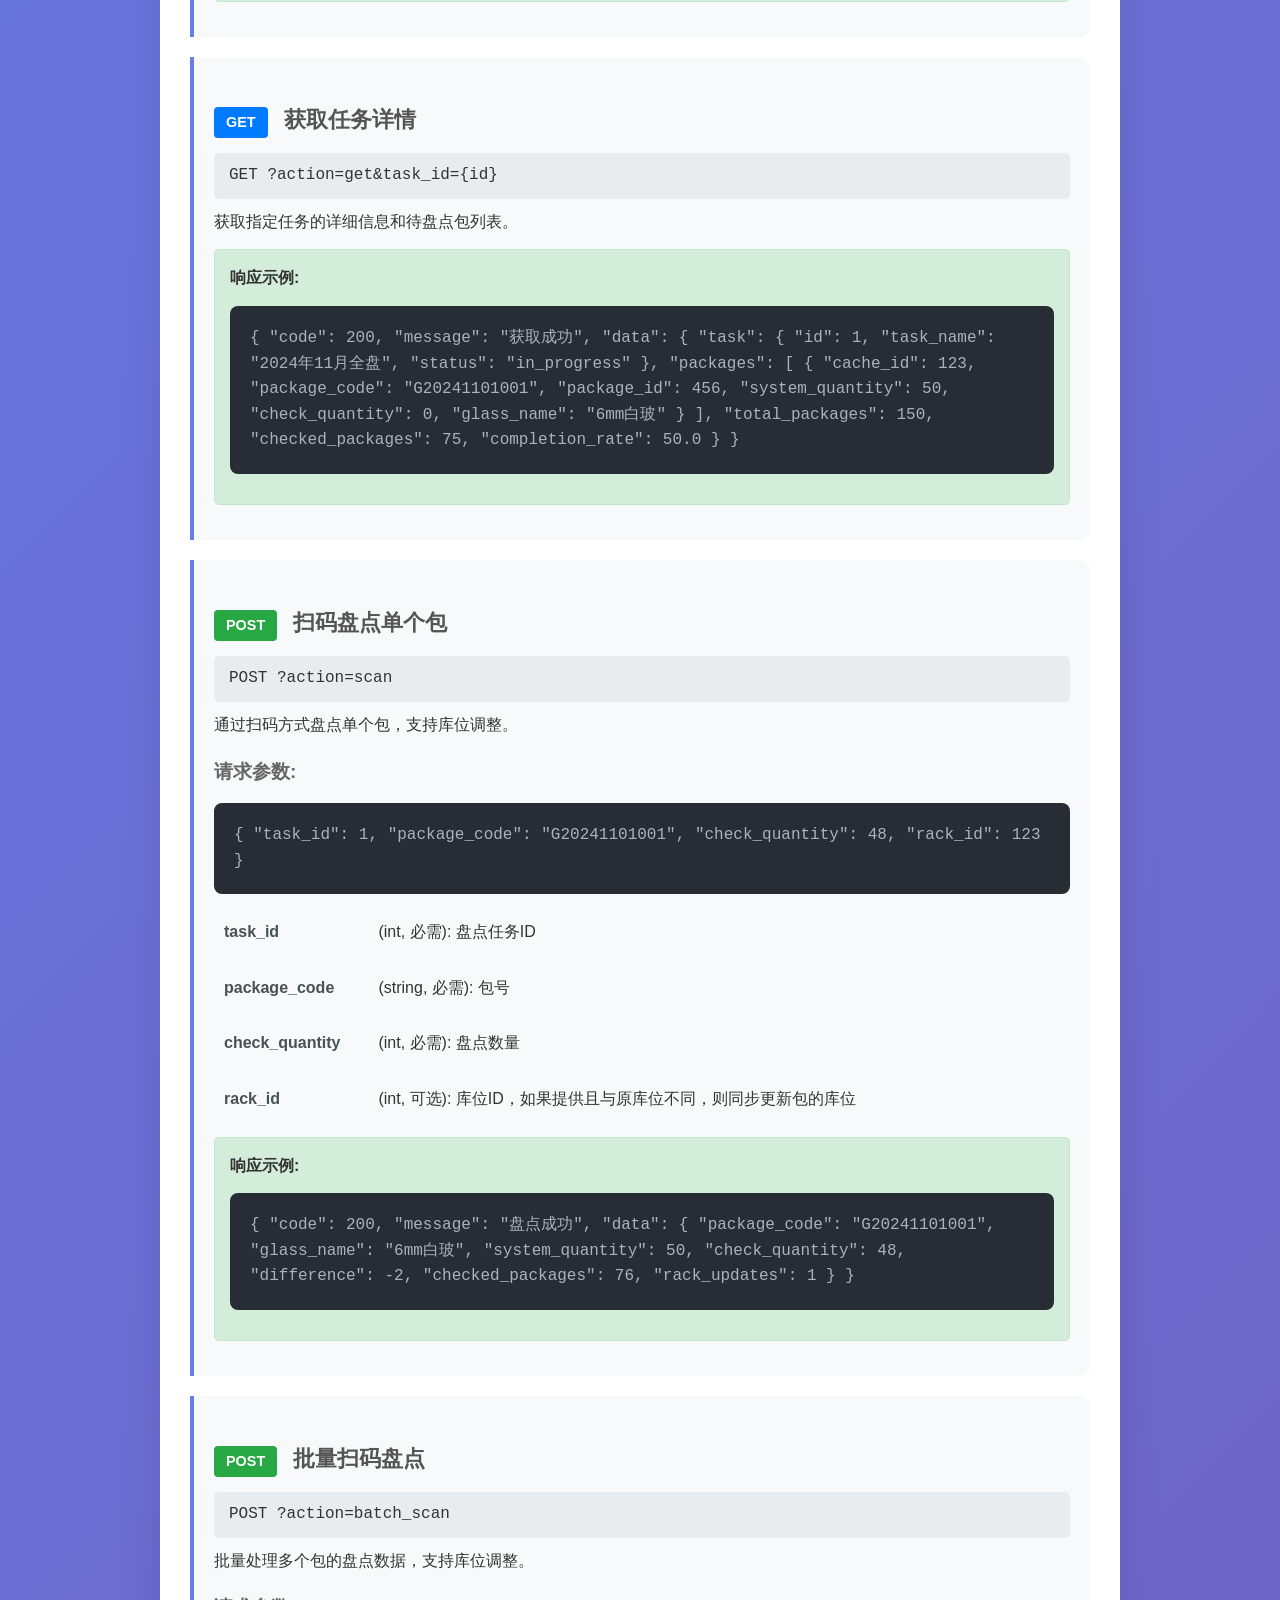
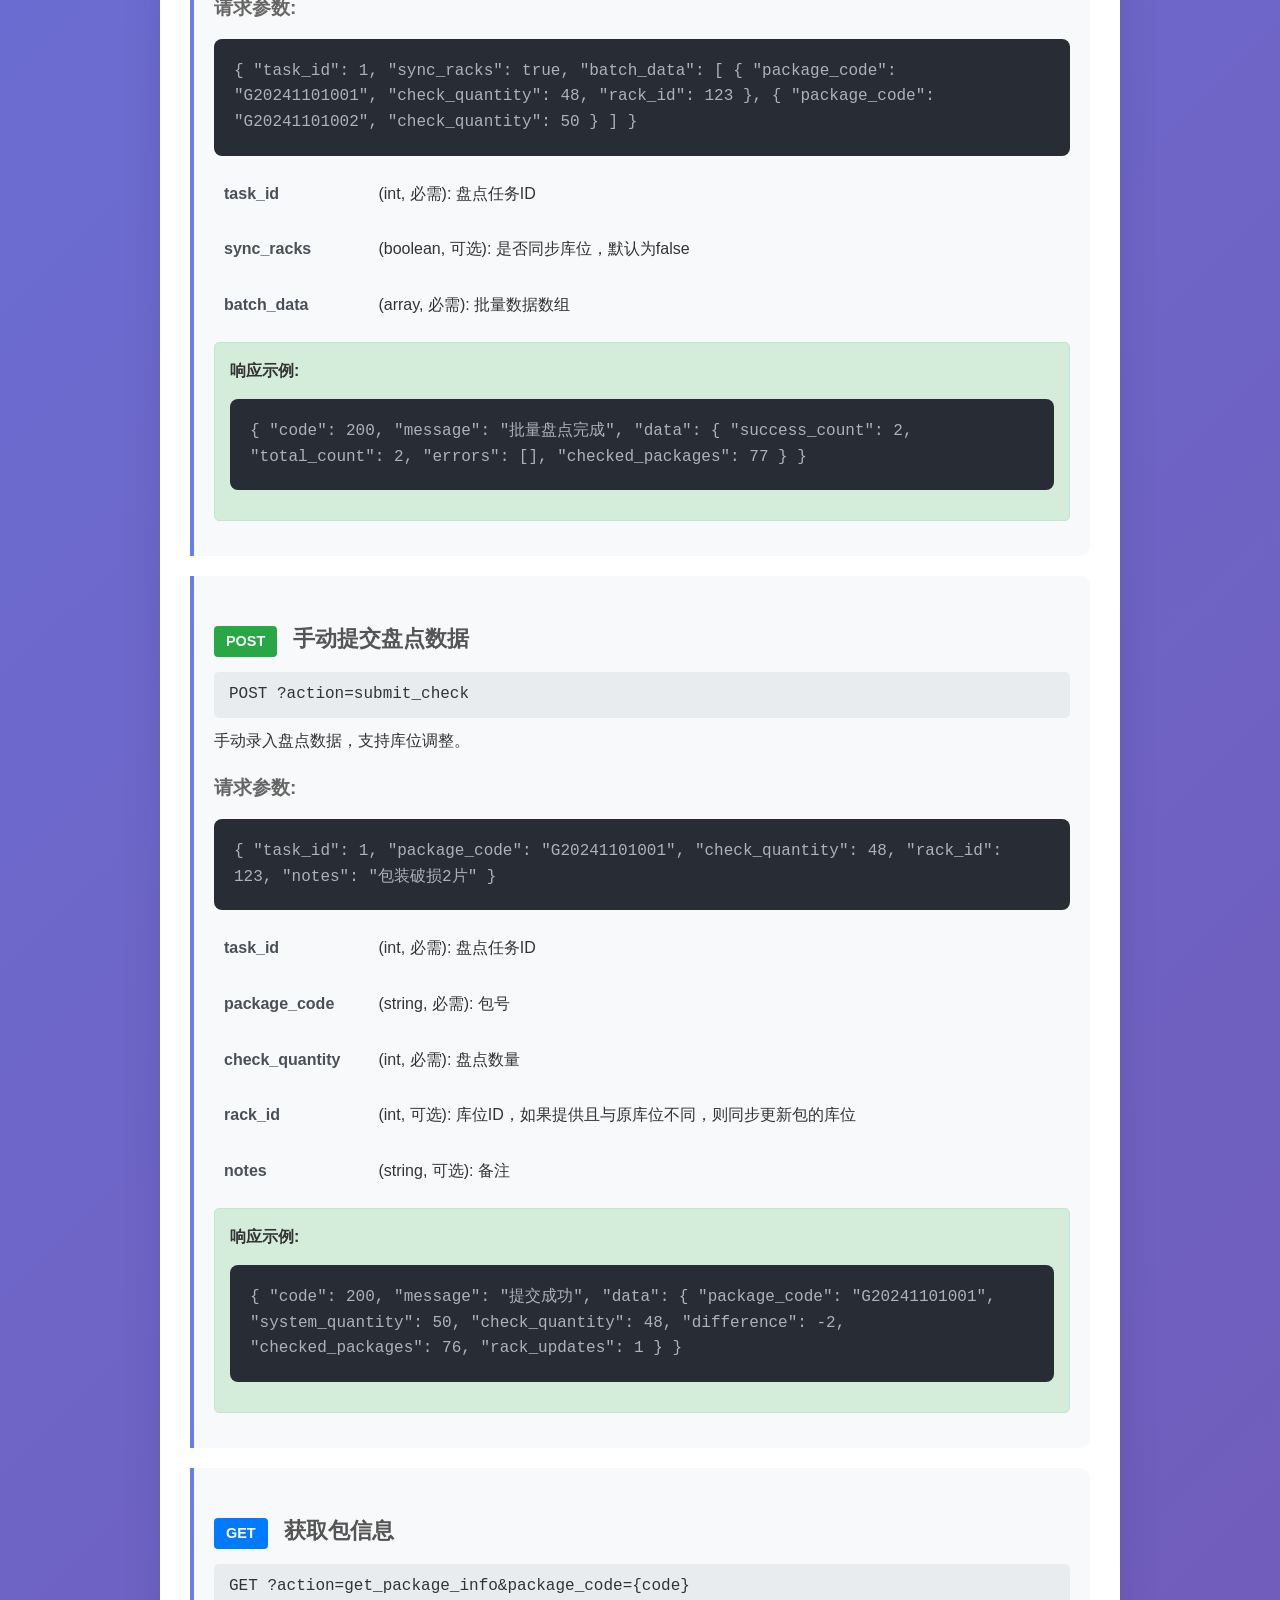
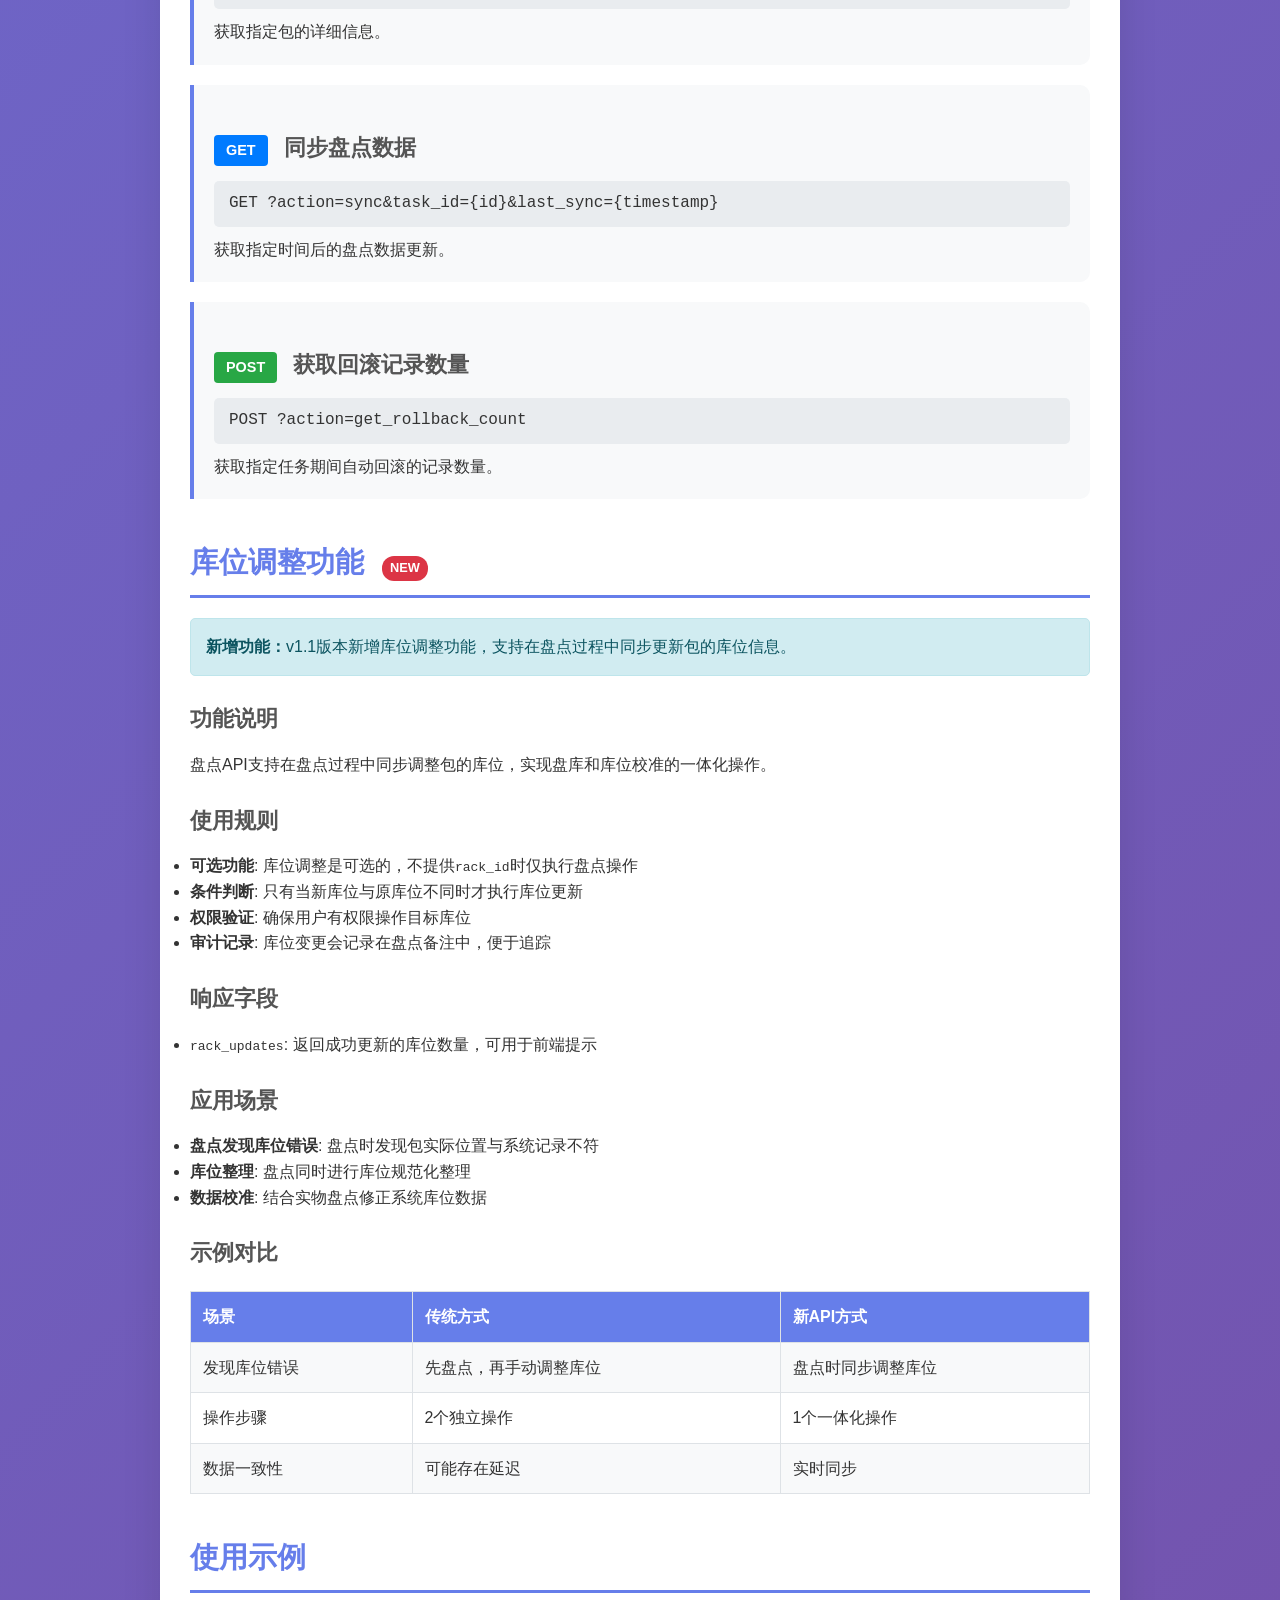
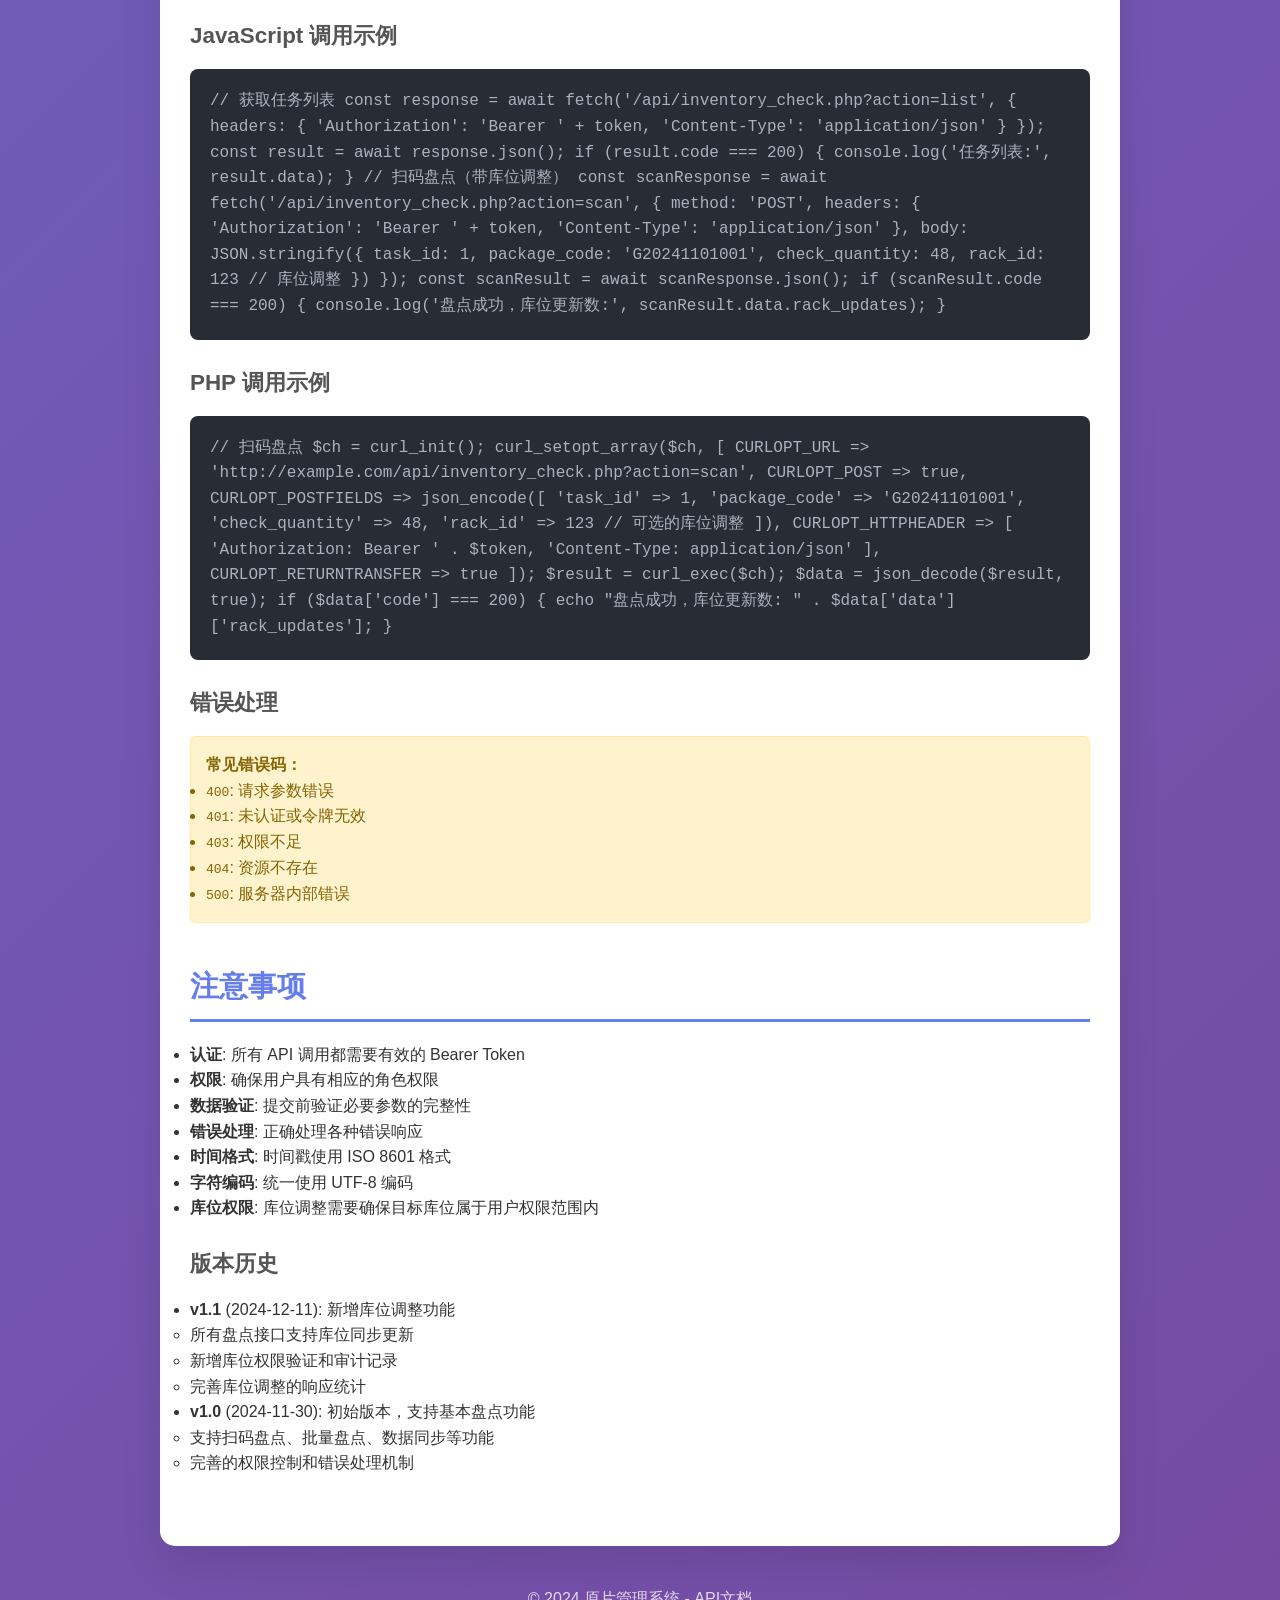
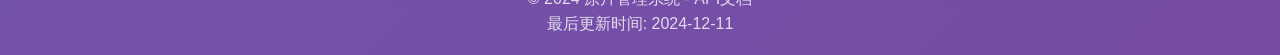
<file: api/inventory_check.html>
<!DOCTYPE html>
<html lang="zh-CN">
<head>
    <meta charset="UTF-8">
    <meta name="viewport" content="width=device-width, initial-scale=1.0">
    <title>库存盘点 API 文档 - 原片管理系统</title>
    <style>
        * {
            margin: 0;
            padding: 0;
            box-sizing: border-box;
        }
        
        body {
            font-family: 'Segoe UI', Tahoma, Geneva, Verdana, sans-serif;
            line-height: 1.6;
            color: #333;
            background: linear-gradient(135deg, #667eea 0%, #764ba2 100%);
            min-height: 100vh;
        }
        
        .container {
            max-width: 1000px;
            margin: 0 auto;
            padding: 20px;
        }
        
        .header {
            text-align: center;
            margin-bottom: 30px;
            color: white;
        }
        
        .header h1 {
            font-size: 2.2rem;
            margin-bottom: 10px;
            text-shadow: 2px 2px 4px rgba(0,0,0,0.3);
        }
        
        .header p {
            font-size: 1.1rem;
            opacity: 0.9;
        }
        
        .nav {
            text-align: center;
            margin-bottom: 30px;
        }
        
        .nav a {
            display: inline-block;
            margin: 0 10px;
            padding: 10px 20px;
            background: rgba(255,255,255,0.2);
            color: white;
            text-decoration: none;
            border-radius: 25px;
            transition: all 0.3s ease;
        }
        
        .nav a:hover {
            background: rgba(255,255,255,0.3);
            transform: translateY(-2px);
        }
        
        .content {
            background: white;
            border-radius: 15px;
            padding: 30px;
            box-shadow: 0 20px 40px rgba(0,0,0,0.1);
        }
        
        .section {
            margin-bottom: 40px;
        }
        
        .section h2 {
            color: #667eea;
            margin-bottom: 20px;
            font-size: 1.8rem;
            border-bottom: 3px solid #667eea;
            padding-bottom: 10px;
        }
        
        .section h3 {
            color: #555;
            margin-bottom: 15px;
            margin-top: 25px;
            font-size: 1.4rem;
        }
        
        .section h4 {
            color: #666;
            margin-bottom: 10px;
            margin-top: 20px;
            font-size: 1.2rem;
        }
        
        .api-endpoint {
            background: #f8f9fa;
            border-left: 4px solid #667eea;
            padding: 20px;
            margin: 20px 0;
            border-radius: 0 10px 10px 0;
        }
        
        .method {
            display: inline-block;
            padding: 4px 12px;
            border-radius: 4px;
            font-weight: bold;
            font-size: 0.9rem;
            margin-right: 10px;
        }
        
        .method.post {
            background: #28a745;
            color: white;
        }
        
        .method.get {
            background: #007bff;
            color: white;
        }
        
        .url {
            font-family: 'Courier New', monospace;
            background: #e9ecef;
            padding: 10px 15px;
            border-radius: 5px;
            margin: 10px 0;
            font-size: 1rem;
        }
        
        .params {
            margin: 15px 0;
        }
        
        .param {
            margin: 10px 0;
            padding: 10px;
            background: #f8f9fa;
            border-radius: 5px;
        }
        
        .param strong {
            color: #495057;
            display: inline-block;
            width: 150px;
        }
        
        .code-block {
            background: #282c34;
            color: #abb2bf;
            padding: 20px;
            border-radius: 8px;
            overflow-x: auto;
            font-family: 'Courier New', monospace;
            margin: 15px 0;
        }
        
        .response-example {
            background: #d4edda;
            border: 1px solid #c3e6cb;
            padding: 15px;
            border-radius: 5px;
            margin: 15px 0;
        }
        
        .table {
            width: 100%;
            border-collapse: collapse;
            margin: 20px 0;
            background: white;
        }
        
        .table th,
        .table td {
            border: 1px solid #dee2e6;
            padding: 12px;
            text-align: left;
        }
        
        .table th {
            background: #667eea;
            color: white;
            font-weight: bold;
        }
        
        .table tr:nth-child(even) {
            background: #f8f9fa;
        }
        
        .alert {
            padding: 15px;
            margin: 15px 0;
            border-radius: 5px;
        }
        
        .alert.info {
            background: #d1ecf1;
            border: 1px solid #bee5eb;
            color: #0c5460;
        }
        
        .alert.warning {
            background: #fff3cd;
            border: 1px solid #ffeaa7;
            color: #856404;
        }
        
        .highlight {
            background: #fff3cd;
            padding: 2px 6px;
            border-radius: 3px;
            font-family: 'Courier New', monospace;
        }
        
        .feature-badge {
            display: inline-block;
            background: #28a745;
            color: white;
            padding: 2px 8px;
            border-radius: 12px;
            font-size: 0.8rem;
            margin-left: 10px;
        }
        
        .new-feature {
            background: #dc3545;
        }
        
        .footer {
            text-align: center;
            margin-top: 40px;
            color: white;
            opacity: 0.8;
        }
    </style>
</head>
<body>
    <div class="container">
        <div class="header">
            <h1>库存盘点 API 文档</h1>
            <p>完整的库存盘点功能接口，支持扫码盘点、批量处理和库位调整</p>
        </div>
        
        <div class="nav">
            <a href="#overview">概述</a>
            <a href="#endpoints">API 端点</a>
            <a href="#rack-adjustment">库位调整</a>
            <a href="#examples">使用示例</a>
        </div>
        
        <div class="content">
            <!-- 概述 -->
            <div id="overview" class="section">
                <h2>概述</h2>
                <p><code>inventory_check.php</code> 提供了完整的库存盘点功能 API，支持盘点任务管理、数据录入、同步查询和库位调整等功能。</p>
                
                <h3>基础信息</h3>
                <ul>
                    <li><strong>文件路径</strong>: <code>api/inventory_check.php</code></li>
                    <li><strong>Content-Type</strong>: <code>application/json; charset=utf-8</code></li>
                    <li><strong>认证方式</strong>: Bearer Token</li>
                    <li><strong>权限要求</strong>: admin（只读）、manager（完整权限）</li>
                </ul>
                
                <h3>请求头要求</h3>
                <div class="code-block">
GET /api/inventory_check.php HTTP/1.1
Content-Type: application/json
Authorization: Bearer {token}
                </div>
                
                <h3>权限说明</h3>
                <table class="table">
                    <tr>
                        <th>角色</th>
                        <th>权限</th>
                        <th>说明</th>
                    </tr>
                    <tr>
                        <td>admin</td>
                        <td>只读</td>
                        <td>只能查看盘点任务，不能创建和修改</td>
                    </tr>
                    <tr>
                        <td>manager</td>
                        <td>完全权限</td>
                        <td>可以创建、管理自己基地的盘点任务</td>
                    </tr>
                    <tr>
                        <td>operator</td>
                        <td>无权限</td>
                        <td>无法使用盘点功能</td>
                    </tr>
                    <tr>
                        <td>viewer</td>
                        <td>无权限</td>
                        <td>无法使用盘点功能</td>
                    </tr>
                </table>
            </div>
            
            <!-- API 端点 -->
            <div id="endpoints" class="section">
                <h2>API 端点</h2>
                
                <!-- 1. 获取任务列表 -->
                <div class="api-endpoint">
                    <h3><span class="method get">GET</span> 获取任务列表</h3>
                    <div class="url">GET/POST ?action=list</div>
                    <p>获取当前用户的盘点任务列表。</p>
                    
                    <div class="response-example">
                        <strong>响应示例:</strong>
                        <div class="code-block">
{
  "code": 200,
  "message": "获取成功",
  "data": [
    {
      "id": 1,
      "task_name": "2024年11月全盘",
      "task_type": "full",
      "status": "in_progress",
      "total_packages": 150,
      "checked_packages": 75,
      "difference_count": 2,
      "completion_rate": 50.0,
      "status_text": "进行中",
      "task_type_text": "全盘",
      "created_at": "2024-11-01 09:00:00",
      "started_at": "2024-11-01 10:00:00"
    }
  ]
}
                        </div>
                    </div>
                </div>
                
                <!-- 2. 获取任务详情 -->
                <div class="api-endpoint">
                    <h3><span class="method get">GET</span> 获取任务详情</h3>
                    <div class="url">GET ?action=get&task_id={id}</div>
                    <p>获取指定任务的详细信息和待盘点包列表。</p>
                    
                    <div class="response-example">
                        <strong>响应示例:</strong>
                        <div class="code-block">
{
  "code": 200,
  "message": "获取成功",
  "data": {
    "task": {
      "id": 1,
      "task_name": "2024年11月全盘",
      "status": "in_progress"
    },
    "packages": [
      {
        "cache_id": 123,
        "package_code": "G20241101001",
        "package_id": 456,
        "system_quantity": 50,
        "check_quantity": 0,
        "glass_name": "6mm白玻"
      }
    ],
    "total_packages": 150,
    "checked_packages": 75,
    "completion_rate": 50.0
  }
}
                        </div>
                    </div>
                </div>
                
                <!-- 3. 扫码盘点单个包 -->
                <div class="api-endpoint">
                    <h3><span class="method post">POST</span> 扫码盘点单个包</h3>
                    <div class="url">POST ?action=scan</div>
                    <p>通过扫码方式盘点单个包，支持库位调整。</p>
                    
                    <h4>请求参数:</h4>
                    <div class="code-block">
{
  "task_id": 1,
  "package_code": "G20241101001",
  "check_quantity": 48,
  "rack_id": 123
}
                    </div>
                    
                    <div class="params">
                        <div class="param">
                            <strong>task_id</strong> (int, 必需): 盘点任务ID
                        </div>
                        <div class="param">
                            <strong>package_code</strong> (string, 必需): 包号
                        </div>
                        <div class="param">
                            <strong>check_quantity</strong> (int, 必需): 盘点数量
                        </div>
                        <div class="param">
                            <strong>rack_id</strong> (int, 可选): 库位ID，如果提供且与原库位不同，则同步更新包的库位
                        </div>
                    </div>
                    
                    <div class="response-example">
                        <strong>响应示例:</strong>
                        <div class="code-block">
{
  "code": 200,
  "message": "盘点成功",
  "data": {
    "package_code": "G20241101001",
    "glass_name": "6mm白玻",
    "system_quantity": 50,
    "check_quantity": 48,
    "difference": -2,
    "checked_packages": 76,
    "rack_updates": 1
  }
}
                        </div>
                    </div>
                </div>
                
                <!-- 4. 批量扫码盘点 -->
                <div class="api-endpoint">
                    <h3><span class="method post">POST</span> 批量扫码盘点</h3>
                    <div class="url">POST ?action=batch_scan</div>
                    <p>批量处理多个包的盘点数据，支持库位调整。</p>
                    
                    <h4>请求参数:</h4>
                    <div class="code-block">
{
  "task_id": 1,
  "sync_racks": true,
  "batch_data": [
    {
      "package_code": "G20241101001",
      "check_quantity": 48,
      "rack_id": 123
    },
    {
      "package_code": "G20241101002",
      "check_quantity": 50
    }
  ]
}
                    </div>
                    
                    <div class="params">
                        <div class="param">
                            <strong>task_id</strong> (int, 必需): 盘点任务ID
                        </div>
                        <div class="param">
                            <strong>sync_racks</strong> (boolean, 可选): 是否同步库位，默认为false
                        </div>
                        <div class="param">
                            <strong>batch_data</strong> (array, 必需): 批量数据数组
                        </div>
                    </div>
                    
                    <div class="response-example">
                        <strong>响应示例:</strong>
                        <div class="code-block">
{
  "code": 200,
  "message": "批量盘点完成",
  "data": {
    "success_count": 2,
    "total_count": 2,
    "errors": [],
    "checked_packages": 77
  }
}
                        </div>
                    </div>
                </div>
                
                <!-- 5. 手动提交盘点数据 -->
                <div class="api-endpoint">
                    <h3><span class="method post">POST</span> 手动提交盘点数据</h3>
                    <div class="url">POST ?action=submit_check</div>
                    <p>手动录入盘点数据，支持库位调整。</p>
                    
                    <h4>请求参数:</h4>
                    <div class="code-block">
{
  "task_id": 1,
  "package_code": "G20241101001",
  "check_quantity": 48,
  "rack_id": 123,
  "notes": "包装破损2片"
}
                    </div>
                    
                    <div class="params">
                        <div class="param">
                            <strong>task_id</strong> (int, 必需): 盘点任务ID
                        </div>
                        <div class="param">
                            <strong>package_code</strong> (string, 必需): 包号
                        </div>
                        <div class="param">
                            <strong>check_quantity</strong> (int, 必需): 盘点数量
                        </div>
                        <div class="param">
                            <strong>rack_id</strong> (int, 可选): 库位ID，如果提供且与原库位不同，则同步更新包的库位
                        </div>
                        <div class="param">
                            <strong>notes</strong> (string, 可选): 备注
                        </div>
                    </div>
                    
                    <div class="response-example">
                        <strong>响应示例:</strong>
                        <div class="code-block">
{
  "code": 200,
  "message": "提交成功",
  "data": {
    "package_code": "G20241101001",
    "system_quantity": 50,
    "check_quantity": 48,
    "difference": -2,
    "checked_packages": 76,
    "rack_updates": 1
  }
}
                        </div>
                    </div>
                </div>
                
                <!-- 其他端点 -->
                <div class="api-endpoint">
                    <h3><span class="method get">GET</span> 获取包信息</h3>
                    <div class="url">GET ?action=get_package_info&package_code={code}</div>
                    <p>获取指定包的详细信息。</p>
                </div>
                
                <div class="api-endpoint">
                    <h3><span class="method get">GET</span> 同步盘点数据</h3>
                    <div class="url">GET ?action=sync&task_id={id}&last_sync={timestamp}</div>
                    <p>获取指定时间后的盘点数据更新。</p>
                </div>
                
                <div class="api-endpoint">
                    <h3><span class="method post">POST</span> 获取回滚记录数量</h3>
                    <div class="url">POST ?action=get_rollback_count</div>
                    <p>获取指定任务期间自动回滚的记录数量。</p>
                </div>
            </div>
            
            <!-- 库位调整功能 -->
            <div id="rack-adjustment" class="section">
                <h2>库位调整功能 <span class="feature-badge new-feature">NEW</span></h2>
                
                <div class="alert info">
                    <strong>新增功能：</strong>v1.1版本新增库位调整功能，支持在盘点过程中同步更新包的库位信息。
                </div>
                
                <h3>功能说明</h3>
                <p>盘点API支持在盘点过程中同步调整包的库位，实现盘库和库位校准的一体化操作。</p>
                
                <h3>使用规则</h3>
                <ul>
                    <li><strong>可选功能</strong>: 库位调整是可选的，不提供<code>rack_id</code>时仅执行盘点操作</li>
                    <li><strong>条件判断</strong>: 只有当新库位与原库位不同时才执行库位更新</li>
                    <li><strong>权限验证</strong>: 确保用户有权限操作目标库位</li>
                    <li><strong>审计记录</strong>: 库位变更会记录在盘点备注中，便于追踪</li>
                </ul>
                
                <h3>响应字段</h3>
                <ul>
                    <li><code>rack_updates</code>: 返回成功更新的库位数量，可用于前端提示</li>
                </ul>
                
                <h3>应用场景</h3>
                <ul>
                    <li><strong>盘点发现库位错误</strong>: 盘点时发现包实际位置与系统记录不符</li>
                    <li><strong>库位整理</strong>: 盘点同时进行库位规范化整理</li>
                    <li><strong>数据校准</strong>: 结合实物盘点修正系统库位数据</li>
                </ul>
                
                <h3>示例对比</h3>
                <table class="table">
                    <tr>
                        <th>场景</th>
                        <th>传统方式</th>
                        <th>新API方式</th>
                    </tr>
                    <tr>
                        <td>发现库位错误</td>
                        <td>先盘点，再手动调整库位</td>
                        <td>盘点时同步调整库位</td>
                    </tr>
                    <tr>
                        <td>操作步骤</td>
                        <td>2个独立操作</td>
                        <td>1个一体化操作</td>
                    </tr>
                    <tr>
                        <td>数据一致性</td>
                        <td>可能存在延迟</td>
                        <td>实时同步</td>
                    </tr>
                </table>
            </div>
            
            <!-- 使用示例 -->
            <div id="examples" class="section">
                <h2>使用示例</h2>
                
                <h3>JavaScript 调用示例</h3>
                <div class="code-block">
// 获取任务列表
const response = await fetch('/api/inventory_check.php?action=list', {
    headers: {
        'Authorization': 'Bearer ' + token,
        'Content-Type': 'application/json'
    }
});

const result = await response.json();
if (result.code === 200) {
    console.log('任务列表:', result.data);
}

// 扫码盘点（带库位调整）
const scanResponse = await fetch('/api/inventory_check.php?action=scan', {
    method: 'POST',
    headers: {
        'Authorization': 'Bearer ' + token,
        'Content-Type': 'application/json'
    },
    body: JSON.stringify({
        task_id: 1,
        package_code: 'G20241101001',
        check_quantity: 48,
        rack_id: 123  // 库位调整
    })
});

const scanResult = await scanResponse.json();
if (scanResult.code === 200) {
    console.log('盘点成功，库位更新数:', scanResult.data.rack_updates);
}
                </div>
                
                <h3>PHP 调用示例</h3>
                <div class="code-block">
// 扫码盘点
$ch = curl_init();
curl_setopt_array($ch, [
    CURLOPT_URL => 'http://example.com/api/inventory_check.php?action=scan',
    CURLOPT_POST => true,
    CURLOPT_POSTFIELDS => json_encode([
        'task_id' => 1,
        'package_code' => 'G20241101001',
        'check_quantity' => 48,
        'rack_id' => 123  // 可选的库位调整
    ]),
    CURLOPT_HTTPHEADER => [
        'Authorization: Bearer ' . $token,
        'Content-Type: application/json'
    ],
    CURLOPT_RETURNTRANSFER => true
]);

$result = curl_exec($ch);
$data = json_decode($result, true);

if ($data['code'] === 200) {
    echo "盘点成功，库位更新数: " . $data['data']['rack_updates'];
}
                </div>
                
                <h3>错误处理</h3>
                <div class="alert warning">
                    <strong>常见错误码：</strong>
                    <ul>
                        <li><code>400</code>: 请求参数错误</li>
                        <li><code>401</code>: 未认证或令牌无效</li>
                        <li><code>403</code>: 权限不足</li>
                        <li><code>404</code>: 资源不存在</li>
                        <li><code>500</code>: 服务器内部错误</li>
                    </ul>
                </div>
            </div>
            
            <!-- 注意事项 -->
            <div class="section">
                <h2>注意事项</h2>
                <ul>
                    <li><strong>认证</strong>: 所有 API 调用都需要有效的 Bearer Token</li>
                    <li><strong>权限</strong>: 确保用户具有相应的角色权限</li>
                    <li><strong>数据验证</strong>: 提交前验证必要参数的完整性</li>
                    <li><strong>错误处理</strong>: 正确处理各种错误响应</li>
                    <li><strong>时间格式</strong>: 时间戳使用 ISO 8601 格式</li>
                    <li><strong>字符编码</strong>: 统一使用 UTF-8 编码</li>
                    <li><strong>库位权限</strong>: 库位调整需要确保目标库位属于用户权限范围内</li>
                </ul>
                
                <h3>版本历史</h3>
                <ul>
                    <li><strong>v1.1</strong> (2024-12-11): 新增库位调整功能
                        <ul>
                            <li>所有盘点接口支持库位同步更新</li>
                            <li>新增库位权限验证和审计记录</li>
                            <li>完善库位调整的响应统计</li>
                        </ul>
                    </li>
                    <li><strong>v1.0</strong> (2024-11-30): 初始版本，支持基本盘点功能
                        <ul>
                            <li>支持扫码盘点、批量盘点、数据同步等功能</li>
                            <li>完善的权限控制和错误处理机制</li>
                        </ul>
                    </li>
                </ul>
            </div>
        </div>
        
        <div class="footer">
            <p>&copy; 2024 原片管理系统 - API文档</p>
            <p>最后更新时间: 2024-12-11</p>
        </div>
    </div>
</body>
</html>
</file>
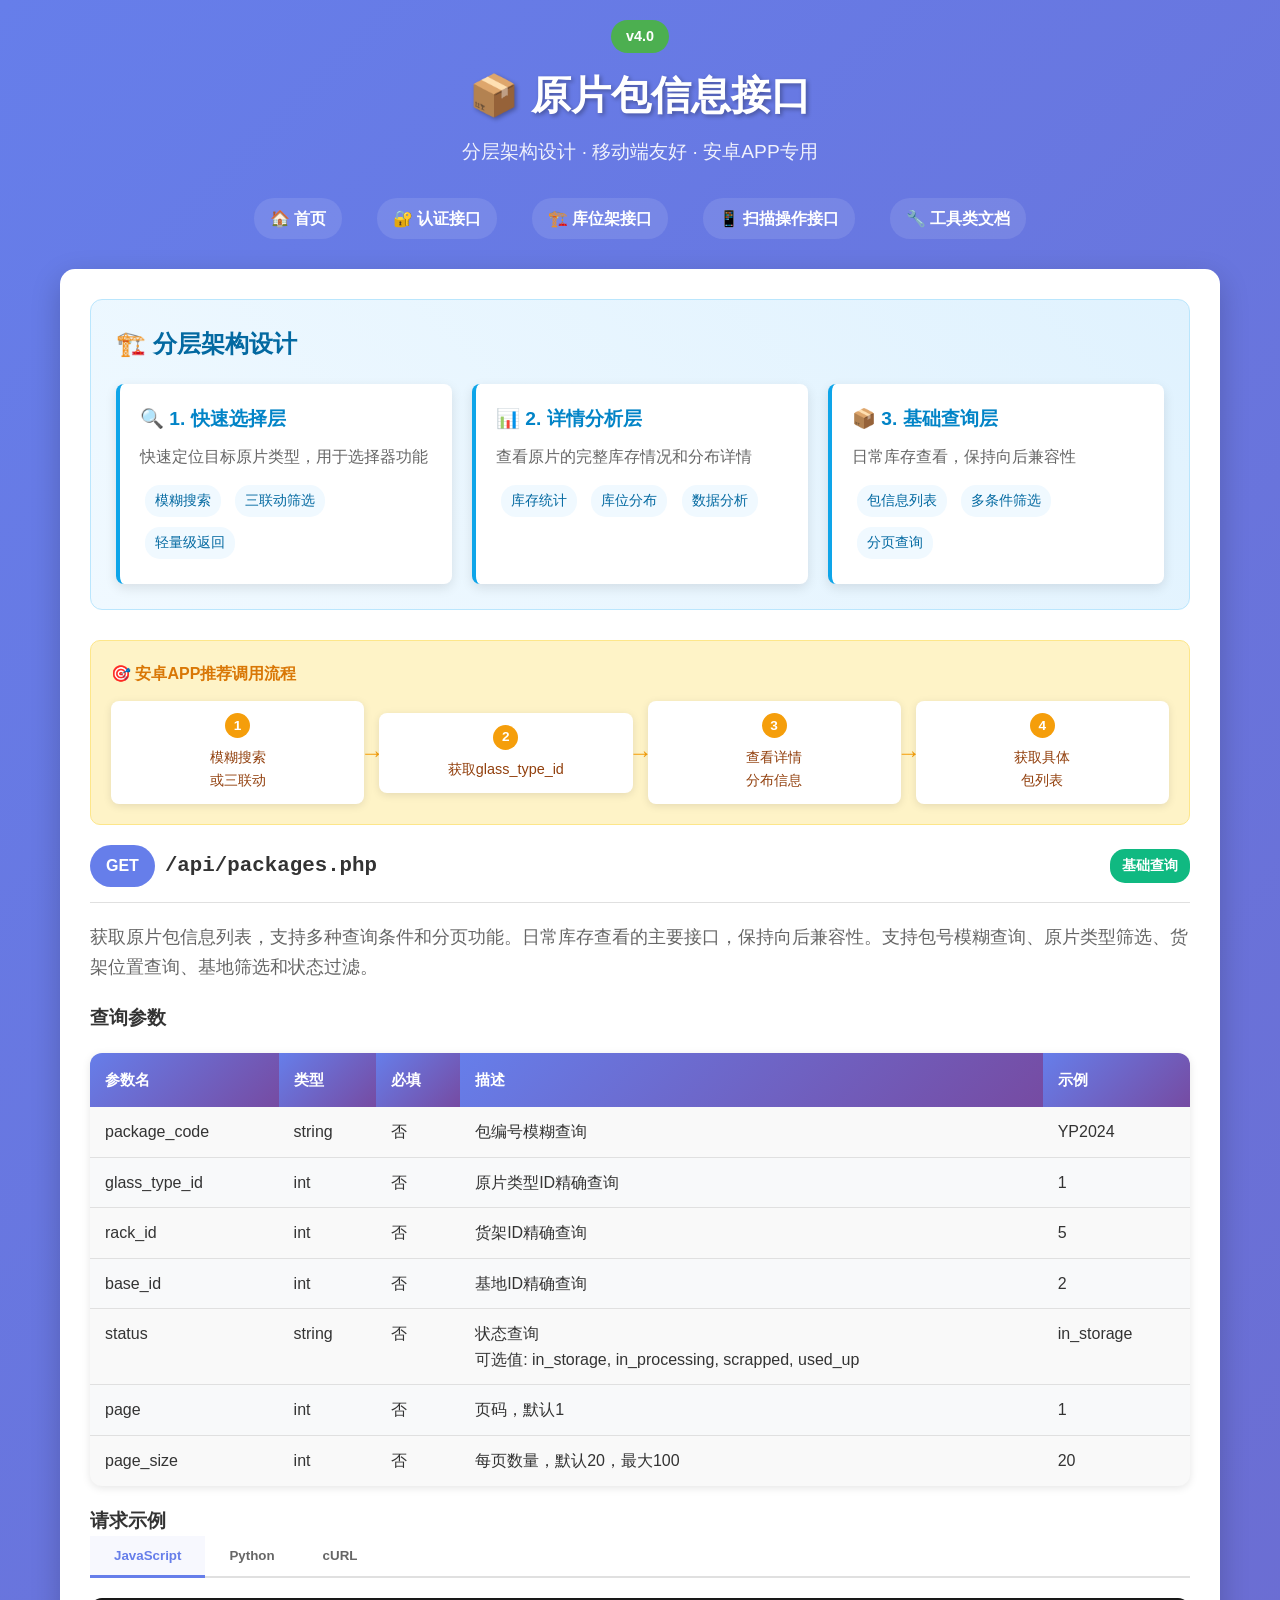
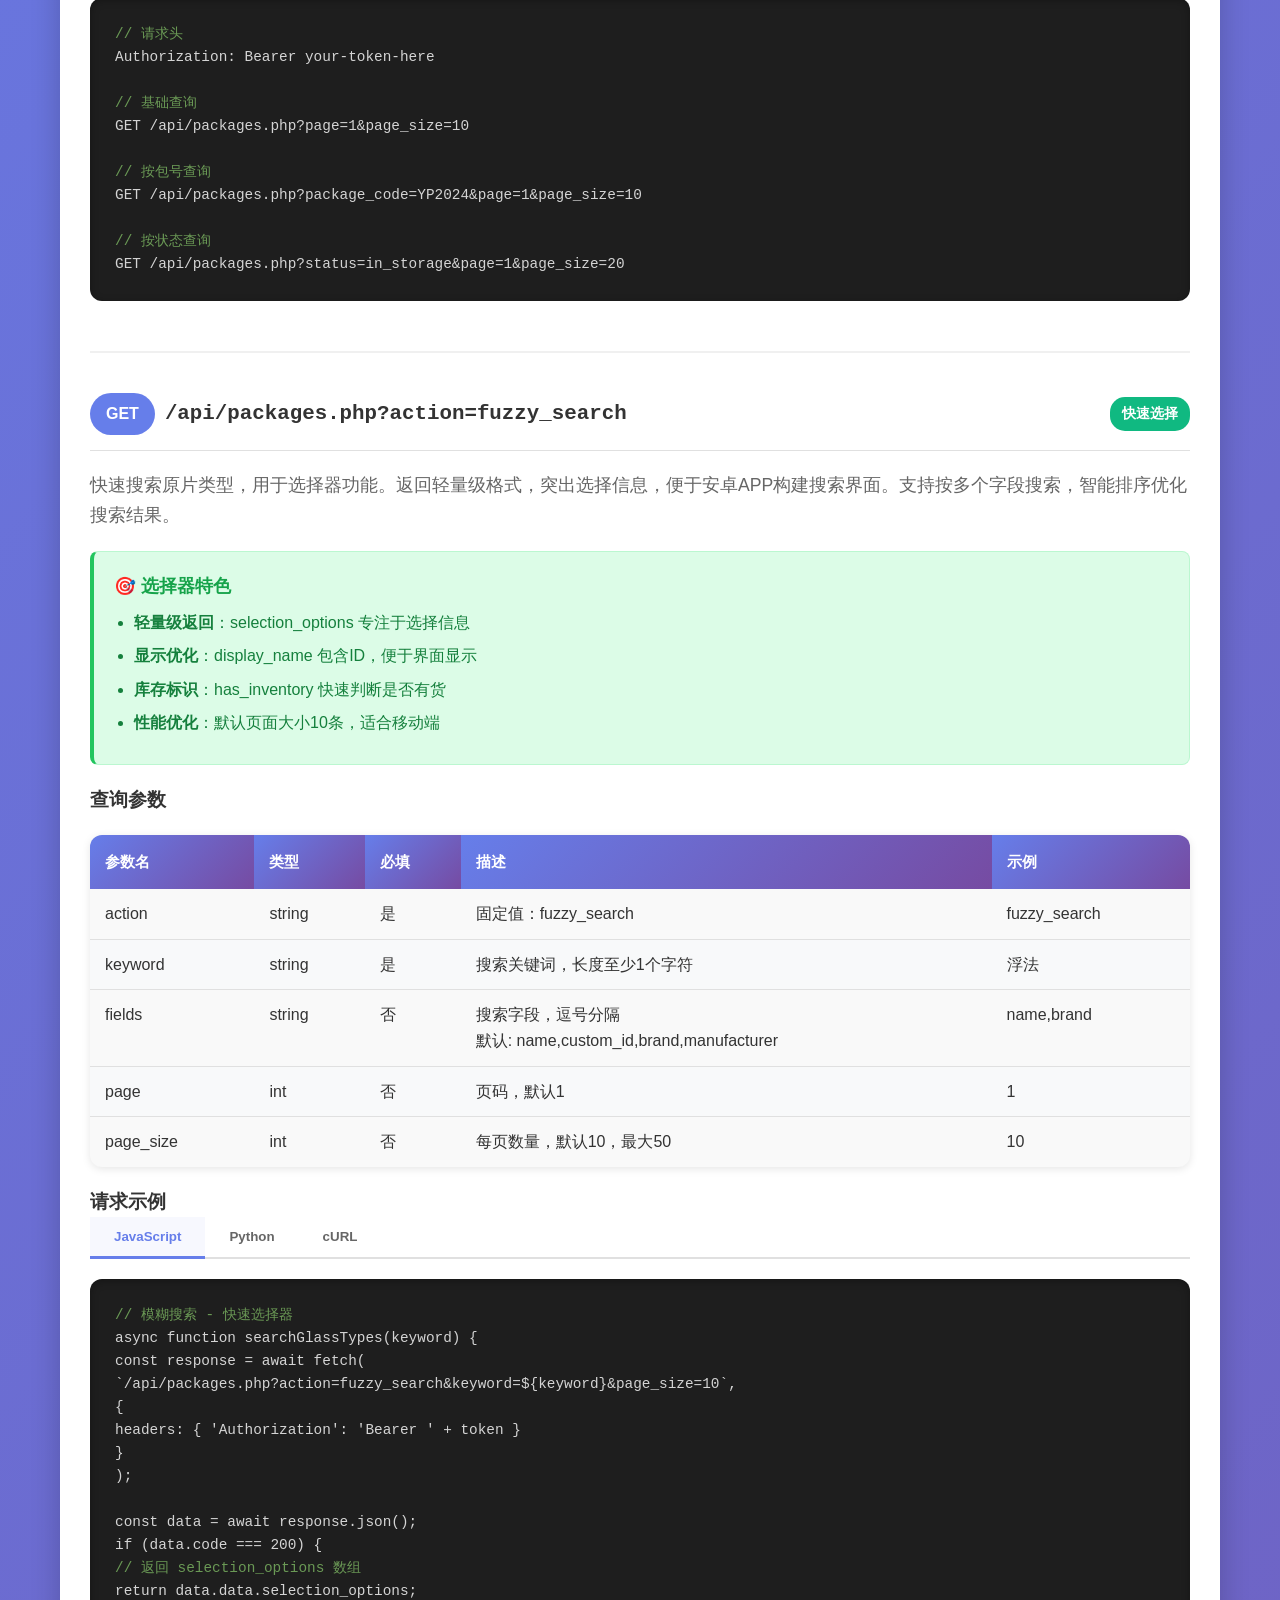
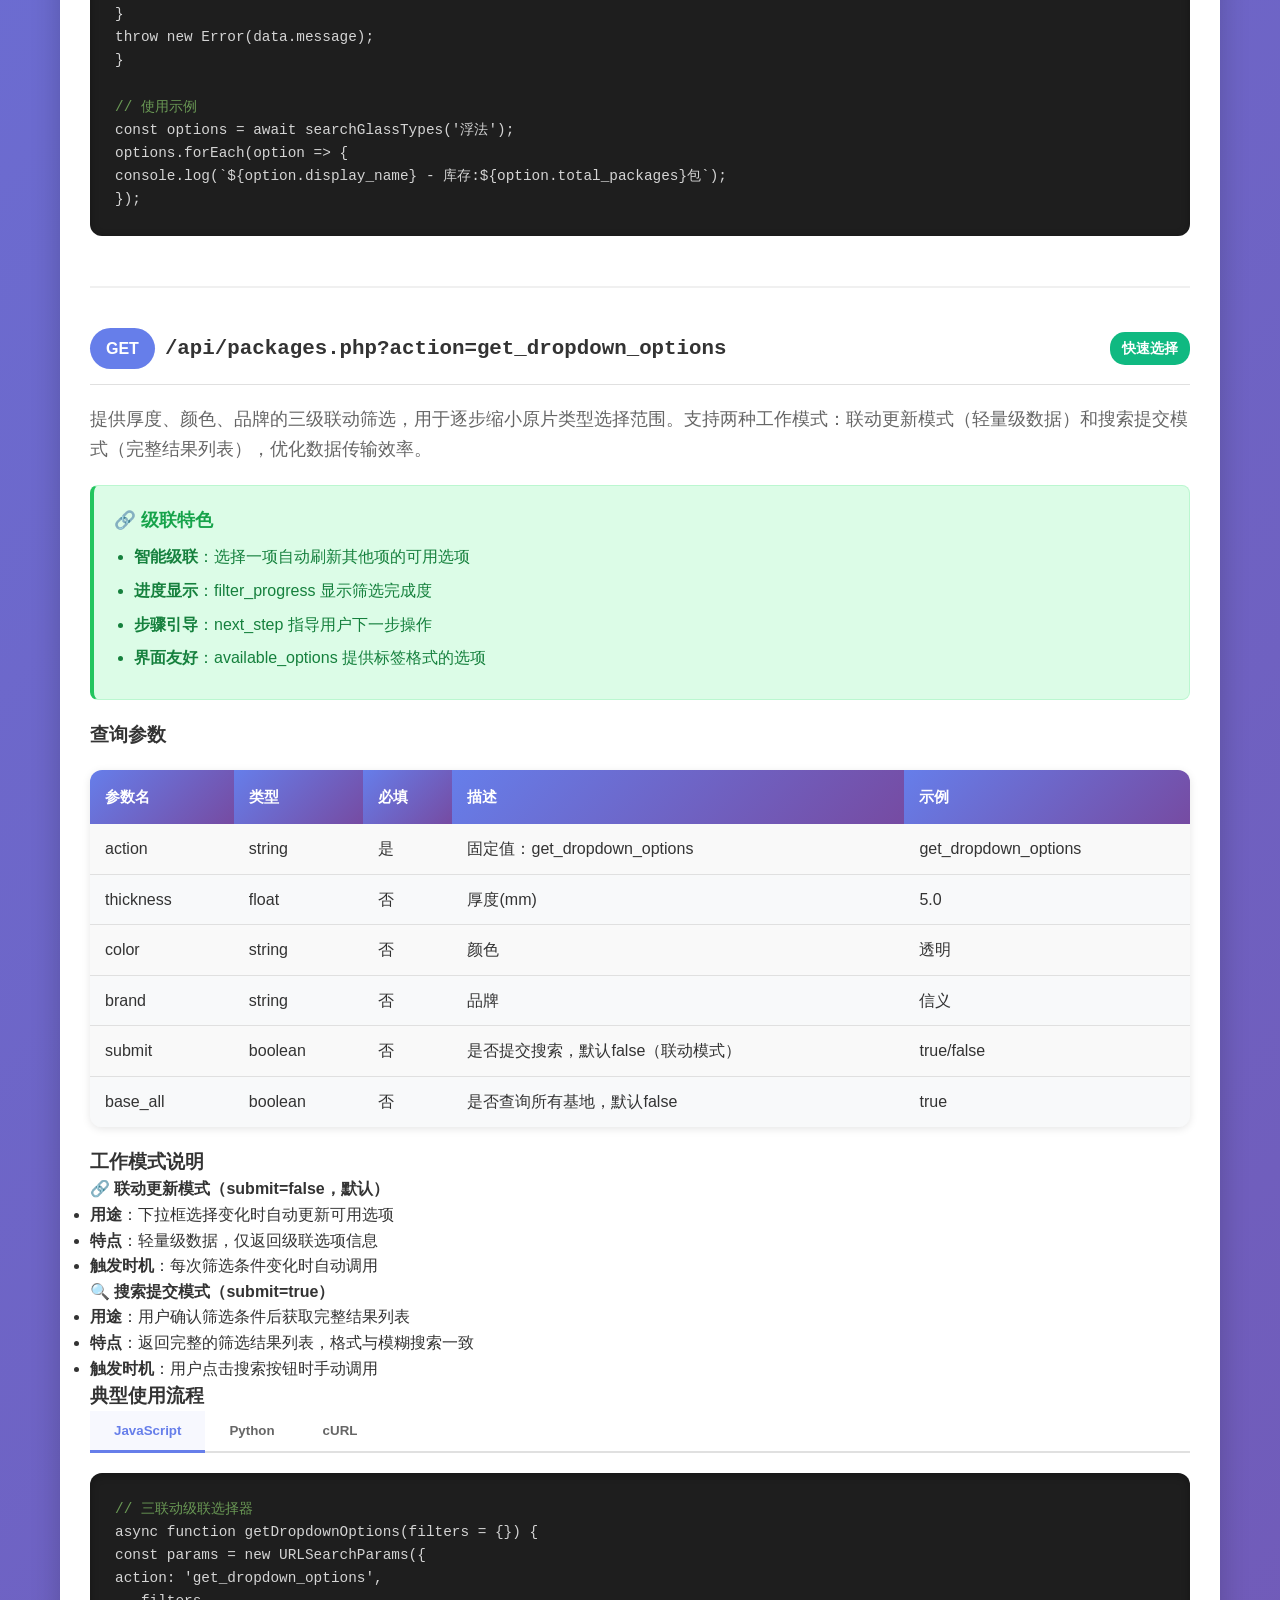
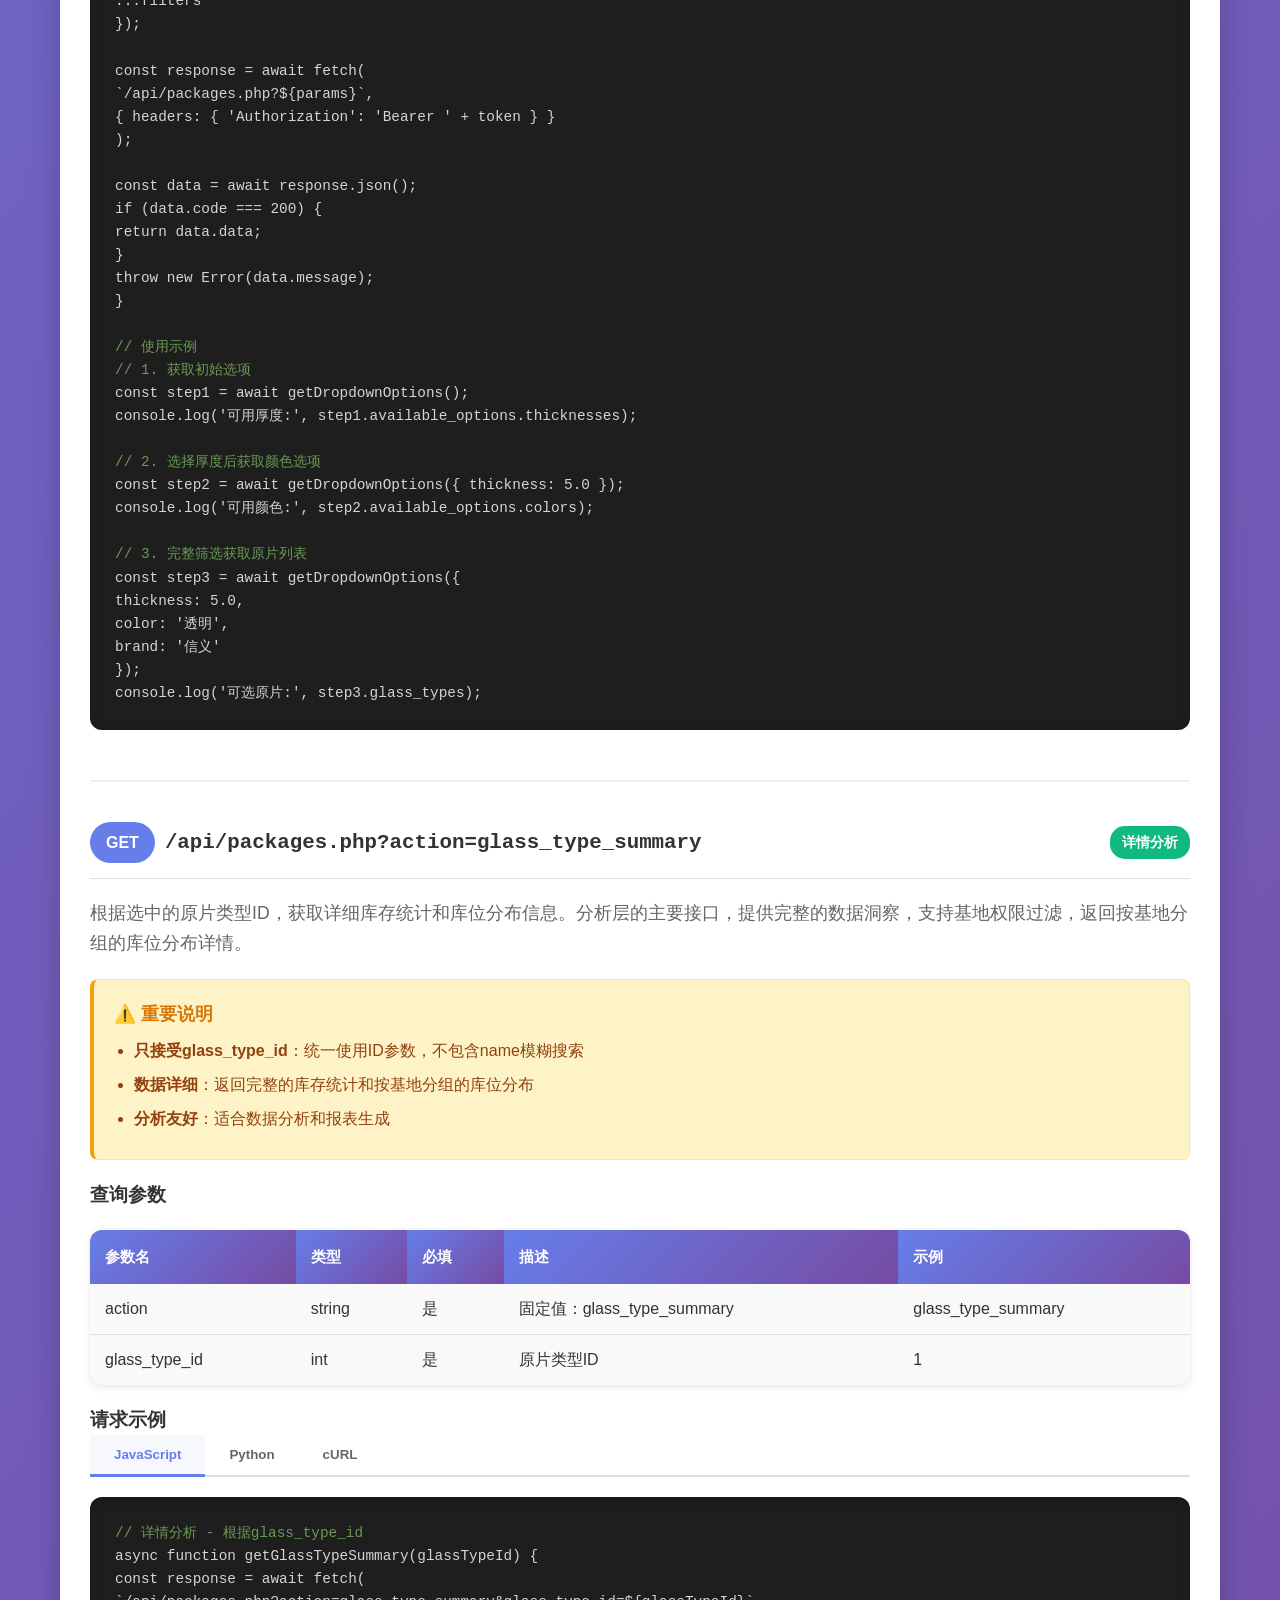
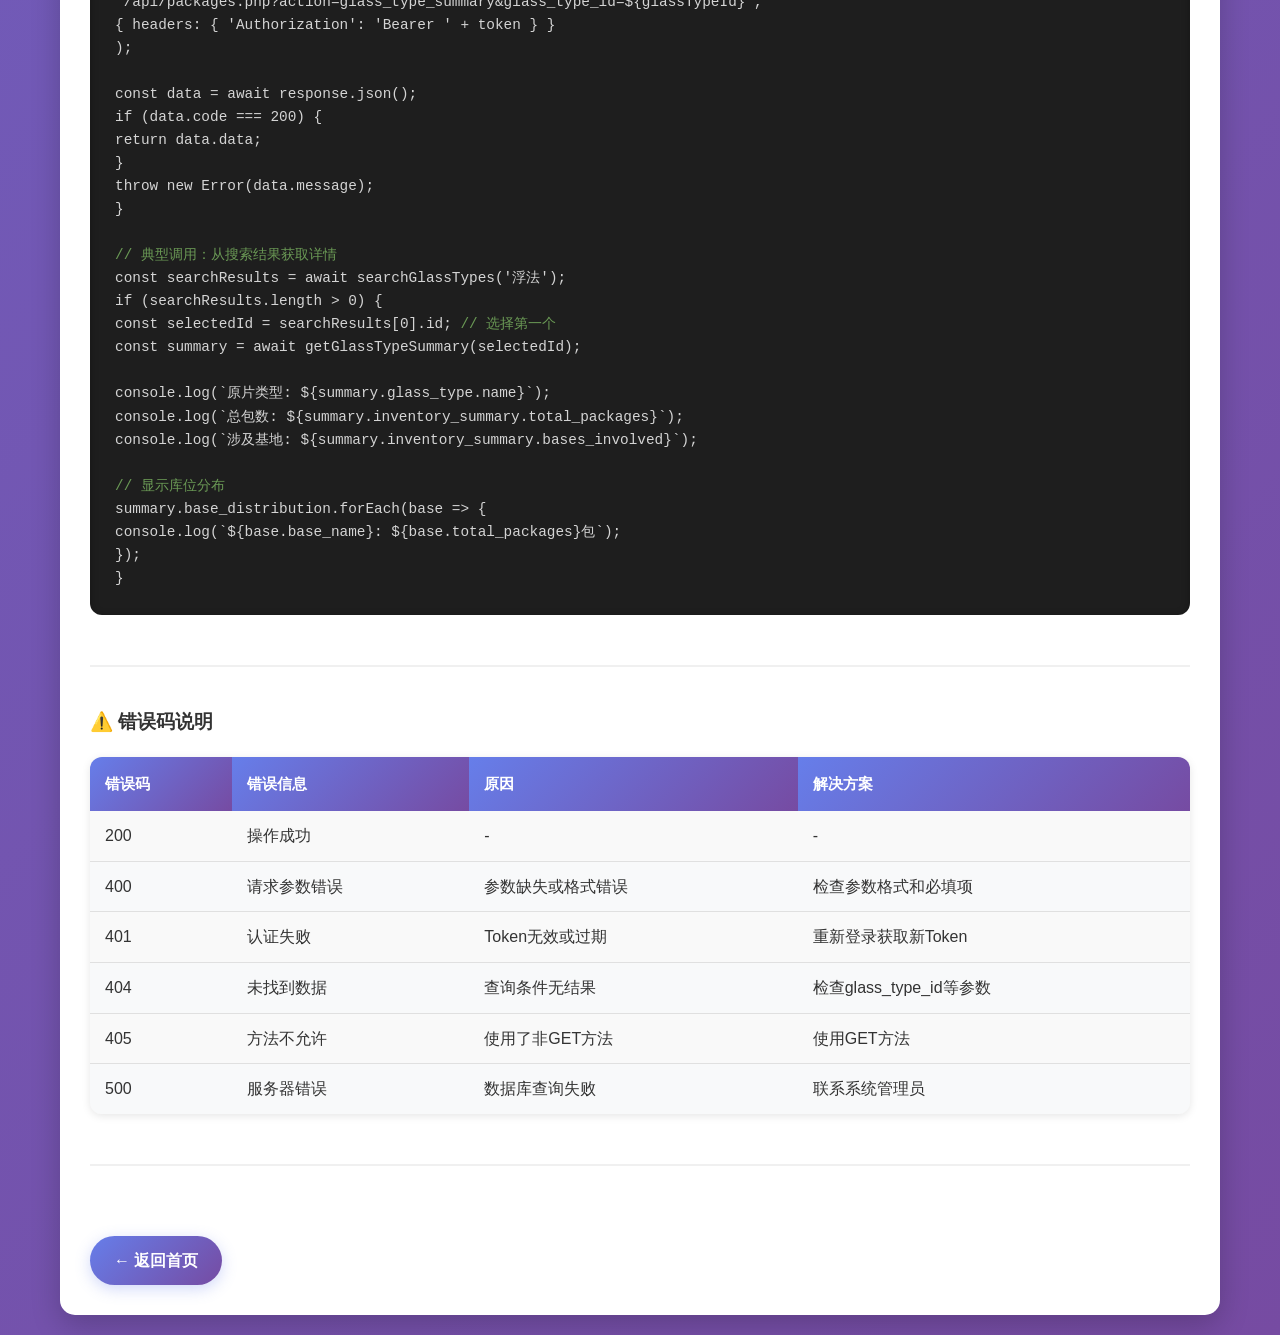
<file: api/packages.html>
<!DOCTYPE html>
<html lang="zh-CN">
<head>
    <meta charset="UTF-8">
    <meta name="viewport" content="width=device-width, initial-scale=1.0">
    <title>📦 原片包信息接口 - 原片管理系统 API v4.0</title>
    <style>
        * {
            margin: 0;
            padding: 0;
            box-sizing: border-box;
        }
        
        body {
            font-family: 'Segoe UI', Tahoma, Geneva, Verdana, sans-serif;
            line-height: 1.6;
            color: #333;
            background: linear-gradient(135deg, #667eea 0%, #764ba2 100%);
            min-height: 100vh;
        }
        
        .container {
            max-width: 1200px;
            margin: 0 auto;
            padding: 20px;
        }
        
        .header {
            text-align: center;
            margin-bottom: 30px;
            color: white;
        }
        
        .header h1 {
            font-size: 2.5rem;
            margin-bottom: 10px;
            text-shadow: 2px 2px 4px rgba(0,0,0,0.3);
        }
        
        .header p {
            font-size: 1.2rem;
            opacity: 0.9;
            margin-bottom: 20px;
        }
        
        .version-badge {
            background: #4CAF50;
            color: white;
            padding: 5px 15px;
            border-radius: 20px;
            font-size: 0.9rem;
            font-weight: bold;
            display: inline-block;
            margin-bottom: 10px;
        }
        
        .nav {
            text-align: center;
            margin-bottom: 30px;
        }
        
        .nav a {
            color: white;
            text-decoration: none;
            margin: 0 15px;
            font-weight: bold;
            transition: opacity 0.3s ease;
            padding: 8px 16px;
            border-radius: 20px;
            background: rgba(255,255,255,0.1);
            display: inline-block;
        }
        
        .nav a:hover {
            opacity: 0.8;
            background: rgba(255,255,255,0.2);
        }
        
        .content {
            background: white;
            border-radius: 15px;
            padding: 30px;
            box-shadow: 0 10px 30px rgba(0,0,0,0.2);
        }
        
        .architecture {
            background: linear-gradient(45deg, #f0f9ff, #e0f2fe);
            border: 1px solid #bae6fd;
            border-radius: 12px;
            padding: 25px;
            margin-bottom: 30px;
        }
        
        .architecture h2 {
            color: #0369a1;
            margin-bottom: 20px;
            font-size: 1.5rem;
        }
        
        .architecture-layers {
            display: grid;
            grid-template-columns: repeat(auto-fit, minmax(300px, 1fr));
            gap: 20px;
            margin-top: 20px;
        }
        
        .layer-card {
            background: white;
            border-radius: 8px;
            padding: 20px;
            box-shadow: 0 4px 12px rgba(0,0,0,0.1);
            border-left: 4px solid #0ea5e9;
        }
        
        .layer-card h3 {
            color: #0284c7;
            margin-bottom: 10px;
            font-size: 1.2rem;
        }
        
        .layer-card p {
            color: #666;
            margin-bottom: 10px;
        }
        
        .layer-features {
            margin-top: 10px;
        }
        
        .layer-feature {
            background: #f0f9ff;
            padding: 5px 10px;
            border-radius: 15px;
            font-size: 0.85rem;
            color: #0369a1;
            margin: 5px;
            display: inline-block;
        }
        
        .api-section {
            margin-bottom: 40px;
            border-bottom: 2px solid #f0f0f0;
            padding-bottom: 30px;
        }
        
        .api-section:last-child {
            border-bottom: none;
            margin-bottom: 0;
        }
        
        .api-header {
            display: flex;
            align-items: center;
            margin-bottom: 20px;
            padding-bottom: 15px;
            border-bottom: 1px solid #e0e0e0;
            flex-wrap: wrap;
            gap: 10px;
        }
        
        .method-badge {
            background: #667eea;
            color: white;
            padding: 8px 16px;
            border-radius: 25px;
            font-weight: bold;
            font-size: 1rem;
        }
        
        .endpoint {
            font-family: 'Courier New', monospace;
            font-size: 1.3rem;
            font-weight: bold;
            color: #333;
            word-break: break-all;
        }
        
        .purpose-badge {
            background: #10b981;
            color: white;
            padding: 6px 12px;
            border-radius: 15px;
            font-size: 0.85rem;
            font-weight: bold;
            margin-left: auto;
        }
        
        .description {
            color: #666;
            margin-bottom: 20px;
            font-size: 1.1rem;
            line-height: 1.7;
        }
        
        .workflow {
            background: #fef3c7;
            border: 1px solid #fde68a;
            border-radius: 10px;
            padding: 20px;
            margin: 20px 0;
        }
        
        .workflow h4 {
            color: #d97706;
            margin-bottom: 15px;
        }
        
        .workflow-steps {
            display: flex;
            justify-content: space-between;
            align-items: center;
            flex-wrap: wrap;
            gap: 15px;
        }
        
        .workflow-step {
            background: white;
            padding: 12px 18px;
            border-radius: 8px;
            box-shadow: 0 2px 8px rgba(0,0,0,0.1);
            flex: 1;
            min-width: 150px;
            text-align: center;
            position: relative;
        }
        
        .workflow-step:not(:last-child)::after {
            content: '→';
            position: absolute;
            right: -20px;
            top: 50%;
            transform: translateY(-50%);
            color: #f59e0b;
            font-size: 1.5rem;
            font-weight: bold;
        }
        
        .workflow-step-number {
            background: #f59e0b;
            color: white;
            width: 25px;
            height: 25px;
            border-radius: 50%;
            display: flex;
            align-items: center;
            justify-content: center;
            margin: 0 auto 8px;
            font-weight: bold;
            font-size: 0.85rem;
        }
        
        .workflow-step-text {
            font-size: 0.9rem;
            color: #92400e;
        }
        
        .param-table {
            width: 100%;
            border-collapse: collapse;
            margin: 20px 0;
            background: #f9f9f9;
            border-radius: 12px;
            overflow: hidden;
            box-shadow: 0 2px 8px rgba(0,0,0,0.1);
        }
        
        .param-table th {
            background: linear-gradient(135deg, #667eea, #764ba2);
            color: white;
            padding: 15px;
            text-align: left;
            font-weight: bold;
            font-size: 0.95rem;
        }
        
        .param-table td {
            padding: 12px 15px;
            border-bottom: 1px solid #e0e0e0;
            vertical-align: top;
        }
        
        .param-table tr:last-child td {
            border-bottom: none;
        }
        
        .param-table tr:nth-child(even) {
            background: #f8f9fa;
        }
        
        .code-block {
            background: #1e1e1e;
            color: #d4d4d4;
            padding: 25px;
            border-radius: 12px;
            margin: 20px 0;
            overflow-x: auto;
            font-family: 'Fira Code', 'Courier New', monospace;
            font-size: 0.9rem;
            line-height: 1.6;
            box-shadow: inset 0 2px 8px rgba(0,0,0,0.3);
        }
        
        .code-block .comment {
            color: #6a9955;
        }
        
        .code-block .string {
            color: #ce9178;
        }
        
        .code-block .number {
            color: #b5cea8;
        }
        
        .code-block .key {
            color: #9cdcfe;
        }
        
        .code-block .boolean {
            color: #569cd6;
        }
        
        .example-tabs {
            display: flex;
            margin-bottom: 15px;
            border-bottom: 2px solid #e0e0e0;
            flex-wrap: wrap;
        }
        
        .example-tab {
            padding: 12px 24px;
            cursor: pointer;
            border: none;
            background: none;
            font-weight: bold;
            color: #666;
            transition: all 0.3s ease;
            border-bottom: 3px solid transparent;
            margin-bottom: -2px;
        }
        
        .example-tab:hover {
            color: #667eea;
            background: rgba(102, 126, 234, 0.1);
        }
        
        .example-tab.active {
            color: #667eea;
            border-bottom-color: #667eea;
            background: rgba(102, 126, 234, 0.05);
        }
        
        .example-content {
            display: none;
        }
        
        .example-content.active {
            display: block;
        }
        
        .highlight-box {
            background: #dcfce7;
            border: 1px solid #bbf7d0;
            border-left: 4px solid #22c55e;
            border-radius: 8px;
            padding: 20px;
            margin: 20px 0;
        }
        
        .highlight-box h4 {
            color: #16a34a;
            margin-bottom: 10px;
            font-size: 1.1rem;
        }
        
        .highlight-box ul {
            color: #15803d;
            margin-left: 20px;
        }
        
        .highlight-box li {
            margin-bottom: 8px;
        }
        
        .warning-box {
            background: #fef3c7;
            border: 1px solid #fde68a;
            border-left: 4px solid #f59e0b;
            border-radius: 8px;
            padding: 20px;
            margin: 20px 0;
        }
        
        .warning-box h4 {
            color: #d97706;
            margin-bottom: 10px;
            font-size: 1.1rem;
        }
        
        .warning-box ul {
            color: #92400e;
            margin-left: 20px;
        }
        
        .warning-box li {
            margin-bottom: 8px;
        }
        
        .back-btn {
            display: inline-block;
            background: linear-gradient(135deg, #667eea, #764ba2);
            color: white;
            padding: 12px 24px;
            border-radius: 25px;
            text-decoration: none;
            font-weight: bold;
            transition: all 0.3s ease;
            margin-top: 30px;
            box-shadow: 0 4px 15px rgba(102, 126, 234, 0.3);
        }
        
        .back-btn:hover {
            transform: translateY(-2px);
            box-shadow: 0 6px 20px rgba(102, 126, 234, 0.4);
        }
        
        @media (max-width: 768px) {
            .container {
                padding: 10px;
            }
            
            .content {
                padding: 20px;
            }
            
            .api-header {
                flex-direction: column;
                align-items: flex-start;
            }
            
            .method-badge {
                margin-bottom: 10px;
            }
            
            .purpose-badge {
                margin-left: 0;
                margin-top: 10px;
            }
            
            .workflow-steps {
                flex-direction: column;
            }
            
            .workflow-step:not(:last-child)::after {
                content: '↓';
                right: 50%;
                top: auto;
                bottom: -25px;
                transform: translateX(50%);
            }
            
            .architecture-layers {
                grid-template-columns: 1fr;
            }
        }
    </style>
</head>
<body>
    <div class="container">
        <div class="header">
            <div class="version-badge">v4.0</div>
            <h1>📦 原片包信息接口</h1>
            <p>分层架构设计 · 移动端友好 · 安卓APP专用</p>
        </div>
        
        <div class="nav">
            <a href="index.html">🏠 首页</a>
            <a href="auth.html">🔐 认证接口</a>
            <a href="racks.html">🏗️ 库位架接口</a>
            <a href="scan.html">📱 扫描操作接口</a>
            <a href="apicommon.html">🔧 工具类文档</a>
        </div>
        
        <div class="content">
            <!-- 架构说明 -->
            <div class="architecture">
                <h2>🏗️ 分层架构设计</h2>
                <div class="architecture-layers">
                    <div class="layer-card">
                        <h3>🔍 1. 快速选择层</h3>
                        <p>快速定位目标原片类型，用于选择器功能</p>
                        <div class="layer-features">
                            <span class="layer-feature">模糊搜索</span>
                            <span class="layer-feature">三联动筛选</span>
                            <span class="layer-feature">轻量级返回</span>
                        </div>
                    </div>
                    <div class="layer-card">
                        <h3>📊 2. 详情分析层</h3>
                        <p>查看原片的完整库存情况和分布详情</p>
                        <div class="layer-features">
                            <span class="layer-feature">库存统计</span>
                            <span class="layer-feature">库位分布</span>
                            <span class="layer-feature">数据分析</span>
                        </div>
                    </div>
                    <div class="layer-card">
                        <h3>📦 3. 基础查询层</h3>
                        <p>日常库存查看，保持向后兼容性</p>
                        <div class="layer-features">
                            <span class="layer-feature">包信息列表</span>
                            <span class="layer-feature">多条件筛选</span>
                            <span class="layer-feature">分页查询</span>
                        </div>
                    </div>
                </div>
            </div>
            
            <!-- 推荐工作流程 -->
            <div class="workflow">
                <h4>🎯 安卓APP推荐调用流程</h4>
                <div class="workflow-steps">
                    <div class="workflow-step">
                        <div class="workflow-step-number">1</div>
                        <div class="workflow-step-text">模糊搜索<br>或三联动</div>
                    </div>
                    <div class="workflow-step">
                        <div class="workflow-step-number">2</div>
                        <div class="workflow-step-text">获取glass_type_id</div>
                    </div>
                    <div class="workflow-step">
                        <div class="workflow-step-number">3</div>
                        <div class="workflow-step-text">查看详情<br>分布信息</div>
                    </div>
                    <div class="workflow-step">
                        <div class="workflow-step-number">4</div>
                        <div class="workflow-step-text">获取具体<br>包列表</div>
                    </div>
                </div>
            </div>
            
            <!-- 接口1: 基础查询 -->
            <div class="api-section">
                <div class="api-header">
                    <span class="method-badge">GET</span>
                    <span class="endpoint">/api/packages.php</span>
                    <span class="purpose-badge">基础查询</span>
                </div>
                
                <div class="description">
                    获取原片包信息列表，支持多种查询条件和分页功能。日常库存查看的主要接口，保持向后兼容性。支持包号模糊查询、原片类型筛选、货架位置查询、基地筛选和状态过滤。
                </div>
                
                <h3>查询参数</h3>
                <table class="param-table">
                    <thead>
                        <tr>
                            <th>参数名</th>
                            <th>类型</th>
                            <th>必填</th>
                            <th>描述</th>
                            <th>示例</th>
                        </tr>
                    </thead>
                    <tbody>
                        <tr>
                            <td>package_code</td>
                            <td>string</td>
                            <td>否</td>
                            <td>包编号模糊查询</td>
                            <td>YP2024</td>
                        </tr>
                        <tr>
                            <td>glass_type_id</td>
                            <td>int</td>
                            <td>否</td>
                            <td>原片类型ID精确查询</td>
                            <td>1</td>
                        </tr>
                        <tr>
                            <td>rack_id</td>
                            <td>int</td>
                            <td>否</td>
                            <td>货架ID精确查询</td>
                            <td>5</td>
                        </tr>
                        <tr>
                            <td>base_id</td>
                            <td>int</td>
                            <td>否</td>
                            <td>基地ID精确查询</td>
                            <td>2</td>
                        </tr>
                        <tr>
                            <td>status</td>
                            <td>string</td>
                            <td>否</td>
                            <td>状态查询<br>可选值: in_storage, in_processing, scrapped, used_up</td>
                            <td>in_storage</td>
                        </tr>
                        <tr>
                            <td>page</td>
                            <td>int</td>
                            <td>否</td>
                            <td>页码，默认1</td>
                            <td>1</td>
                        </tr>
                        <tr>
                            <td>page_size</td>
                            <td>int</td>
                            <td>否</td>
                            <td>每页数量，默认20，最大100</td>
                            <td>20</td>
                        </tr>
                    </tbody>
                </table>
                
                <h3>请求示例</h3>
                <div class="example-tabs">
                    <button class="example-tab active" onclick="showExample('basic-js')">JavaScript</button>
                    <button class="example-tab" onclick="showExample('basic-python')">Python</button>
                    <button class="example-tab" onclick="showExample('basic-curl')">cURL</button>
                </div>
                
                <div id="basic-js-example" class="example-content active">
                    <div class="code-block">
<span class="comment">// 请求头</span><br>
Authorization: Bearer your-token-here<br>
<br>
<span class="comment">// 基础查询</span><br>
GET /api/packages.php?page=1&page_size=10<br>
<br>
<span class="comment">// 按包号查询</span><br>
GET /api/packages.php?package_code=YP2024&page=1&page_size=10<br>
<br>
<span class="comment">// 按状态查询</span><br>
GET /api/packages.php?status=in_storage&page=1&page_size=20
                    </div>
                </div>
                
                <div id="basic-python-example" class="example-content">
                    <div class="code-block">
<span class="comment"># 基础查询</span><br>
import requests<br>
<br>
def get_packages(token, **params):<br>
    headers = {'Authorization': f'Bearer {token}'}<br>
    response = requests.get(<br>
        'http://your-domain.com/api/packages.php',<br>
        headers=headers,<br>
        params=params<br>
    )<br>
    return response.json()<br>
<br>
<span class="comment"># 使用示例</span><br>
result = get_packages(token, package_code='YP2024', page=1, page_size=10)
                    </div>
                </div>
                
                <div id="basic-curl-example" class="example-content">
                    <div class="code-block">
<span class="comment"># 基础查询</span><br>
curl -X GET \<br>
  -H "Authorization: Bearer your-token-here" \<br>
  "http://your-domain.com/api/packages.php?page=1&page_size=10"<br>
<br>
<span class="comment"># 按包号查询</span><br>
curl -X GET \<br>
  -H "Authorization: Bearer your-token-here" \<br>
  "http://your-domain.com/api/packages.php?package_code=YP2024&page=1&page_size=10"
                    </div>
                </div>
            </div>
            
            <!-- 接口2: 模糊搜索选择器 -->
            <div class="api-section">
                <div class="api-header">
                    <span class="method-badge">GET</span>
                    <span class="endpoint">/api/packages.php?action=fuzzy_search</span>
                    <span class="purpose-badge">快速选择</span>
                </div>
                
                <div class="description">
                    快速搜索原片类型，用于选择器功能。返回轻量级格式，突出选择信息，便于安卓APP构建搜索界面。支持按多个字段搜索，智能排序优化搜索结果。
                </div>
                
                <div class="highlight-box">
                    <h4>🎯 选择器特色</h4>
                    <ul>
                        <li><strong>轻量级返回</strong>：selection_options 专注于选择信息</li>
                        <li><strong>显示优化</strong>：display_name 包含ID，便于界面显示</li>
                        <li><strong>库存标识</strong>：has_inventory 快速判断是否有货</li>
                        <li><strong>性能优化</strong>：默认页面大小10条，适合移动端</li>
                    </ul>
                </div>
                
                <h3>查询参数</h3>
                <table class="param-table">
                    <thead>
                        <tr>
                            <th>参数名</th>
                            <th>类型</th>
                            <th>必填</th>
                            <th>描述</th>
                            <th>示例</th>
                        </tr>
                    </thead>
                    <tbody>
                        <tr>
                            <td>action</td>
                            <td>string</td>
                            <td>是</td>
                            <td>固定值：fuzzy_search</td>
                            <td>fuzzy_search</td>
                        </tr>
                        <tr>
                            <td>keyword</td>
                            <td>string</td>
                            <td>是</td>
                            <td>搜索关键词，长度至少1个字符</td>
                            <td>浮法</td>
                        </tr>
                        <tr>
                            <td>fields</td>
                            <td>string</td>
                            <td>否</td>
                            <td>搜索字段，逗号分隔<br>默认: name,custom_id,brand,manufacturer</td>
                            <td>name,brand</td>
                        </tr>
                        <tr>
                            <td>page</td>
                            <td>int</td>
                            <td>否</td>
                            <td>页码，默认1</td>
                            <td>1</td>
                        </tr>
                        <tr>
                            <td>page_size</td>
                            <td>int</td>
                            <td>否</td>
                            <td>每页数量，默认10，最大50</td>
                            <td>10</td>
                        </tr>
                    </tbody>
                </table>
                
                <h3>请求示例</h3>
                <div class="example-tabs">
                    <button class="example-tab active" onclick="showExample('fuzzy-js')">JavaScript</button>
                    <button class="example-tab" onclick="showExample('fuzzy-python')">Python</button>
                    <button class="example-tab" onclick="showExample('fuzzy-curl')">cURL</button>
                </div>
                
                <div id="fuzzy-js-example" class="example-content active">
                    <div class="code-block">
<span class="comment">// 模糊搜索 - 快速选择器</span><br>
async function searchGlassTypes(keyword) {<br>
    const response = await fetch(<br>
        `/api/packages.php?action=fuzzy_search&keyword=${keyword}&page_size=10`,<br>
        {<br>
            headers: { 'Authorization': 'Bearer ' + token }<br>
        }<br>
    );<br>
    <br>
    const data = await response.json();<br>
    if (data.code === 200) {<br>
        <span class="comment">// 返回 selection_options 数组</span><br>
        return data.data.selection_options;<br>
    }<br>
    throw new Error(data.message);<br>
}<br>
<br>
<span class="comment">// 使用示例</span><br>
const options = await searchGlassTypes('浮法');<br>
options.forEach(option => {<br>
    console.log(`${option.display_name} - 库存:${option.total_packages}包`);<br>
});
                    </div>
                </div>
                
                <div id="fuzzy-python-example" class="example-content">
                    <div class="code-block">
<span class="comment"># 模糊搜索 - 快速选择器</span><br>
import requests<br>
<br>
def search_glass_types(token, keyword):<br>
    headers = {'Authorization': f'Bearer {token}'}<br>
    params = {<br>
        'action': 'fuzzy_search',<br>
        'keyword': keyword,<br>
        'page_size': 10<br>
    }<br>
    <br>
    response = requests.get(<br>
        'http://your-domain.com/api/packages.php',<br>
        headers=headers,<br>
        params=params<br>
    )<br>
    data = response.json()<br>
    <br>
    if data['code'] == 200:<br>
        <span class="comment"># 返回 selection_options 列表</span><br>
        return data['data']['selection_options']<br>
    raise Exception(data['message'])<br>
<br>
<span class="comment"># 使用示例</span><br>
options = search_glass_types(token, '浮法')<br>
for option in options:<br>
    print(f"{option['display_name']} - 库存:{option['total_packages']}包")
                    </div>
                </div>
                
                <div id="fuzzy-curl-example" class="example-content">
                    <div class="code-block">
<span class="comment"># 模糊搜索</span><br>
curl -X GET \<br>
  -H "Authorization: Bearer your-token-here" \<br>
  "http://your-domain.com/api/packages.php?action=fuzzy_search&keyword=浮法&page_size=10"<br>
<br>
<span class="comment"># 按品牌搜索</span><br>
curl -X GET \<br>
  -H "Authorization: Bearer your-token-here" \<br>
  "http://your-domain.com/api/packages.php?action=fuzzy_search&keyword=信义&fields=brand,manufacturer"
                    </div>
                </div>
            </div>
            
            <!-- 接口3: 三联动级联选择器 -->
            <div class="api-section">
                <div class="api-header">
                    <span class="method-badge">GET</span>
                    <span class="endpoint">/api/packages.php?action=get_dropdown_options</span>
                    <span class="purpose-badge">快速选择</span>
                </div>
                
                <div class="description">
                    提供厚度、颜色、品牌的三级联动筛选，用于逐步缩小原片类型选择范围。支持两种工作模式：联动更新模式（轻量级数据）和搜索提交模式（完整结果列表），优化数据传输效率。
                </div>
                
                <div class="highlight-box">
                    <h4>🔗 级联特色</h4>
                    <ul>
                        <li><strong>智能级联</strong>：选择一项自动刷新其他项的可用选项</li>
                        <li><strong>进度显示</strong>：filter_progress 显示筛选完成度</li>
                        <li><strong>步骤引导</strong>：next_step 指导用户下一步操作</li>
                        <li><strong>界面友好</strong>：available_options 提供标签格式的选项</li>
                    </ul>
                </div>
                
                <h3>查询参数</h3>
                <table class="param-table">
                    <thead>
                        <tr>
                            <th>参数名</th>
                            <th>类型</th>
                            <th>必填</th>
                            <th>描述</th>
                            <th>示例</th>
                        </tr>
                    </thead>
                    <tbody>
                        <tr>
                            <td>action</td>
                            <td>string</td>
                            <td>是</td>
                            <td>固定值：get_dropdown_options</td>
                            <td>get_dropdown_options</td>
                        </tr>
                        <tr>
                            <td>thickness</td>
                            <td>float</td>
                            <td>否</td>
                            <td>厚度(mm)</td>
                            <td>5.0</td>
                        </tr>
                        <tr>
                            <td>color</td>
                            <td>string</td>
                            <td>否</td>
                            <td>颜色</td>
                            <td>透明</td>
                        </tr>
                        <tr>
                            <td>brand</td>
                            <td>string</td>
                            <td>否</td>
                            <td>品牌</td>
                            <td>信义</td>
                        </tr>
                        <tr>
                            <td>submit</td>
                            <td>boolean</td>
                            <td>否</td>
                            <td>是否提交搜索，默认false（联动模式）</td>
                            <td>true/false</td>
                        </tr>
                        <tr>
                            <td>base_all</td>
                            <td>boolean</td>
                            <td>否</td>
                            <td>是否查询所有基地，默认false</td>
                            <td>true</td>
                        </tr>
                    </tbody>
                </table>
                
                <h3>工作模式说明</h3>
                <div class="mode-description">
                    <div class="mode-box">
                        <h4>🔗 联动更新模式（submit=false，默认）</h4>
                        <ul>
                            <li><strong>用途</strong>：下拉框选择变化时自动更新可用选项</li>
                            <li><strong>特点</strong>：轻量级数据，仅返回级联选项信息</li>
                            <li><strong>触发时机</strong>：每次筛选条件变化时自动调用</li>
                        </ul>
                    </div>
                    <div class="mode-box">
                        <h4>🔍 搜索提交模式（submit=true）</h4>
                        <ul>
                            <li><strong>用途</strong>：用户确认筛选条件后获取完整结果列表</li>
                            <li><strong>特点</strong>：返回完整的筛选结果列表，格式与模糊搜索一致</li>
                            <li><strong>触发时机</strong>：用户点击搜索按钮时手动调用</li>
                        </ul>
                    </div>
                </div>
                
                <h3>典型使用流程</h3>
                <div class="example-tabs">
                    <button class="example-tab active" onclick="showExample('dropdown-js')">JavaScript</button>
                    <button class="example-tab" onclick="showExample('dropdown-python')">Python</button>
                    <button class="example-tab" onclick="showExample('dropdown-curl')">cURL</button>
                </div>
                
                <div id="dropdown-js-example" class="example-content active">
                    <div class="code-block">
<span class="comment">// 三联动级联选择器</span><br>
async function getDropdownOptions(filters = {}) {<br>
    const params = new URLSearchParams({<br>
        action: 'get_dropdown_options',<br>
        ...filters<br>
    });<br>
    <br>
    const response = await fetch(<br>
        `/api/packages.php?${params}`,<br>
        { headers: { 'Authorization': 'Bearer ' + token } }<br>
    );<br>
    <br>
    const data = await response.json();<br>
    if (data.code === 200) {<br>
        return data.data;<br>
    }<br>
    throw new Error(data.message);<br>
}<br>
<br>
<span class="comment">// 使用示例</span><br>
<span class="comment">// 1. 获取初始选项</span><br>
const step1 = await getDropdownOptions();<br>
console.log('可用厚度:', step1.available_options.thicknesses);<br>
<br>
<span class="comment">// 2. 选择厚度后获取颜色选项</span><br>
const step2 = await getDropdownOptions({ thickness: 5.0 });<br>
console.log('可用颜色:', step2.available_options.colors);<br>
<br>
<span class="comment">// 3. 完整筛选获取原片列表</span><br>
const step3 = await getDropdownOptions({<br>
    thickness: 5.0,<br>
    color: '透明',<br>
    brand: '信义'<br>
});<br>
console.log('可选原片:', step3.glass_types);
                    </div>
                </div>
                
                <div id="dropdown-python-example" class="example-content">
                    <div class="code-block">
<span class="comment"># 三联动级联选择器</span><br>
import requests<br>
<br>
def get_dropdown_options(token, **filters):<br>
    headers = {'Authorization': f'Bearer {token}'}<br>
    params = {'action': 'get_dropdown_options', **filters}<br>
    <br>
    response = requests.get(<br>
        'http://your-domain.com/api/packages.php',<br>
        headers=headers,<br>
        params=params<br>
    )<br>
    data = response.json()<br>
    <br>
    if data['code'] == 200:<br>
        return data['data']<br>
    raise Exception(data['message'])<br>
<br>
<span class="comment"># 使用示例</span><br>
<span class="comment"># 1. 获取初始选项</span><br>
step1 = get_dropdown_options(token)<br>
print('可用厚度:', step1['available_options']['thicknesses'])<br>
<br>
<span class="comment"># 2. 选择厚度后获取颜色选项</span><br>
step2 = get_dropdown_options(token, thickness=5.0)<br>
print('可用颜色:', step2['available_options']['colors'])<br>
<br>
<span class="comment"># 3. 完整筛选获取原片列表</span><br>
step3 = get_dropdown_options(token, thickness=5.0, color='透明', brand='信义')<br>
print('可选原片:', step3['glass_types'])
                    </div>
                </div>
                
                <div id="dropdown-curl-example" class="example-content">
                    <div class="code-block">
<span class="comment"># 获取所有厚度选项</span><br>
curl -X GET \<br>
  -H "Authorization: Bearer your-token-here" \<br>
  "http://your-domain.com/api/packages.php?action=get_dropdown_options"<br>
<br>
<span class="comment"># 选择5mm后获取颜色选项</span><br>
curl -X GET \<br>
  -H "Authorization: Bearer your-token-here" \<br>
  "http://your-domain.com/api/packages.php?action=get_dropdown_options&thickness=5.0"<br>
<br>
<span class="comment"># 完整筛选</span><br>
curl -X GET \<br>
  -H "Authorization: Bearer your-token-here" \<br>
  "http://your-domain.com/api/packages.php?action=get_dropdown_options&thickness=5.0&color=透明&brand=信义"
                    </div>
                </div>
            </div>
            
            <!-- 接口4: 详情分析 -->
            <div class="api-section">
                <div class="api-header">
                    <span class="method-badge">GET</span>
                    <span class="endpoint">/api/packages.php?action=glass_type_summary</span>
                    <span class="purpose-badge">详情分析</span>
                </div>
                
                <div class="description">
                    根据选中的原片类型ID，获取详细库存统计和库位分布信息。分析层的主要接口，提供完整的数据洞察，支持基地权限过滤，返回按基地分组的库位分布详情。
                </div>
                
                <div class="warning-box">
                    <h4>⚠️ 重要说明</h4>
                    <ul>
                        <li><strong>只接受glass_type_id</strong>：统一使用ID参数，不包含name模糊搜索</li>
                        <li><strong>数据详细</strong>：返回完整的库存统计和按基地分组的库位分布</li>
                        <li><strong>分析友好</strong>：适合数据分析和报表生成</li>
                    </ul>
                </div>
                
                <h3>查询参数</h3>
                <table class="param-table">
                    <thead>
                        <tr>
                            <th>参数名</th>
                            <th>类型</th>
                            <th>必填</th>
                            <th>描述</th>
                            <th>示例</th>
                        </tr>
                    </thead>
                    <tbody>
                        <tr>
                            <td>action</td>
                            <td>string</td>
                            <td>是</td>
                            <td>固定值：glass_type_summary</td>
                            <td>glass_type_summary</td>
                        </tr>
                        <tr>
                            <td>glass_type_id</td>
                            <td>int</td>
                            <td>是</td>
                            <td>原片类型ID</td>
                            <td>1</td>
                        </tr>
                    </tbody>
                </table>
                
                <h3>请求示例</h3>
                <div class="example-tabs">
                    <button class="example-tab active" onclick="showExample('summary-js')">JavaScript</button>
                    <button class="example-tab" onclick="showExample('summary-python')">Python</button>
                    <button class="example-tab" onclick="showExample('summary-curl')">cURL</button>
                </div>
                
                <div id="summary-js-example" class="example-content active">
                    <div class="code-block">
<span class="comment">// 详情分析 - 根据glass_type_id</span><br>
async function getGlassTypeSummary(glassTypeId) {<br>
    const response = await fetch(<br>
        `/api/packages.php?action=glass_type_summary&glass_type_id=${glassTypeId}`,<br>
        { headers: { 'Authorization': 'Bearer ' + token } }<br>
    );<br>
    <br>
    const data = await response.json();<br>
    if (data.code === 200) {<br>
        return data.data;<br>
    }<br>
    throw new Error(data.message);<br>
}<br>
<br>
<span class="comment">// 典型调用：从搜索结果获取详情</span><br>
const searchResults = await searchGlassTypes('浮法');<br>
if (searchResults.length > 0) {<br>
    const selectedId = searchResults[0].id;  <span class="comment">// 选择第一个</span><br>
    const summary = await getGlassTypeSummary(selectedId);<br>
    <br>
    console.log(`原片类型: ${summary.glass_type.name}`);<br>
    console.log(`总包数: ${summary.inventory_summary.total_packages}`);<br>
    console.log(`涉及基地: ${summary.inventory_summary.bases_involved}`);<br>
    <br>
    <span class="comment">// 显示库位分布</span><br>
    summary.base_distribution.forEach(base => {<br>
        console.log(`${base.base_name}: ${base.total_packages}包`);<br>
    });<br>
}
                    </div>
                </div>
                
                <div id="summary-python-example" class="example-content">
                    <div class="code-block">
<span class="comment"># 详情分析 - 根据glass_type_id</span><br>
import requests<br>
<br>
def get_glass_type_summary(token, glass_type_id):<br>
    headers = {'Authorization': f'Bearer {token}'}<br>
    params = {<br>
        'action': 'glass_type_summary',<br>
        'glass_type_id': glass_type_id<br>
    }<br>
    <br>
    response = requests.get(<br>
        'http://your-domain.com/api/packages.php',<br>
        headers=headers,<br>
        params=params<br>
    )<br>
    data = response.json()<br>
    <br>
    if data['code'] == 200:<br>
        return data['data']<br>
    raise Exception(data['message'])<br>
<br>
<span class="comment"># 典型调用：从搜索结果获取详情</span><br>
search_results = search_glass_types(token, '浮法')<br>
if search_results:<br>
    selected_id = search_results[0]['id']  <span class="comment"># 选择第一个</span><br>
    summary = get_glass_type_summary(token, selected_id)<br>
    <br>
    print(f"原片类型: {summary['glass_type']['name']}")<br>
    print(f"总包数: {summary['inventory_summary']['total_packages']}")<br>
    print(f"涉及基地: {summary['inventory_summary']['bases_involved']}")<br>
    <br>
    <span class="comment"># 显示库位分布</span><br>
    for base in summary['base_distribution']:<br>
        print(f"{base['base_name']}: {base['total_packages']}包")
                    </div>
                </div>
                
                <div id="summary-curl-example" class="example-content">
                    <div class="code-block">
<span class="comment"># 查看原片类型详情</span><br>
curl -X GET \<br>
  -H "Authorization: Bearer your-token-here" \<br>
  "http://your-domain.com/api/packages.php?action=glass_type_summary&glass_type_id=1"<br>
<br>
<span class="comment"># 错误测试(无效ID)</span><br>
curl -X GET \<br>
  -H "Authorization: Bearer your-token-here" \<br>
  "http://your-domain.com/api/packages.php?action=glass_type_summary&glass_type_id=999"
                    </div>
                </div>
            </div>
            
            <!-- 错误码说明 -->
            <div class="api-section">
                <h3>⚠️ 错误码说明</h3>
                <table class="param-table">
                    <thead>
                        <tr>
                            <th>错误码</th>
                            <th>错误信息</th>
                            <th>原因</th>
                            <th>解决方案</th>
                        </tr>
                    </thead>
                    <tbody>
                        <tr>
                            <td>200</td>
                            <td>操作成功</td>
                            <td>-</td>
                            <td>-</td>
                        </tr>
                        <tr>
                            <td>400</td>
                            <td>请求参数错误</td>
                            <td>参数缺失或格式错误</td>
                            <td>检查参数格式和必填项</td>
                        </tr>
                        <tr>
                            <td>401</td>
                            <td>认证失败</td>
                            <td>Token无效或过期</td>
                            <td>重新登录获取新Token</td>
                        </tr>
                        <tr>
                            <td>404</td>
                            <td>未找到数据</td>
                            <td>查询条件无结果</td>
                            <td>检查glass_type_id等参数</td>
                        </tr>
                        <tr>
                            <td>405</td>
                            <td>方法不允许</td>
                            <td>使用了非GET方法</td>
                            <td>使用GET方法</td>
                        </tr>
                        <tr>
                            <td>500</td>
                            <td>服务器错误</td>
                            <td>数据库查询失败</td>
                            <td>联系系统管理员</td>
                        </tr>
                    </tbody>
                </table>
            </div>
            
            <a href="index.html" class="back-btn">← 返回首页</a>
        </div>
    </div>
    
    <script>
        function showExample(lang) {
            // 隐藏所有示例内容
            document.querySelectorAll('.example-content').forEach(content => {
                content.classList.remove('active');
            });
            
            // 移除所有标签的active类
            document.querySelectorAll('.example-tab').forEach(tab => {
                tab.classList.remove('active');
            });
            
            // 显示选中的示例内容
            document.getElementById(lang + '-example').classList.add('active');
            
            // 为选中的标签添加active类
            event.target.classList.add('active');
        }
    </script>
</body>
</html>
</file>
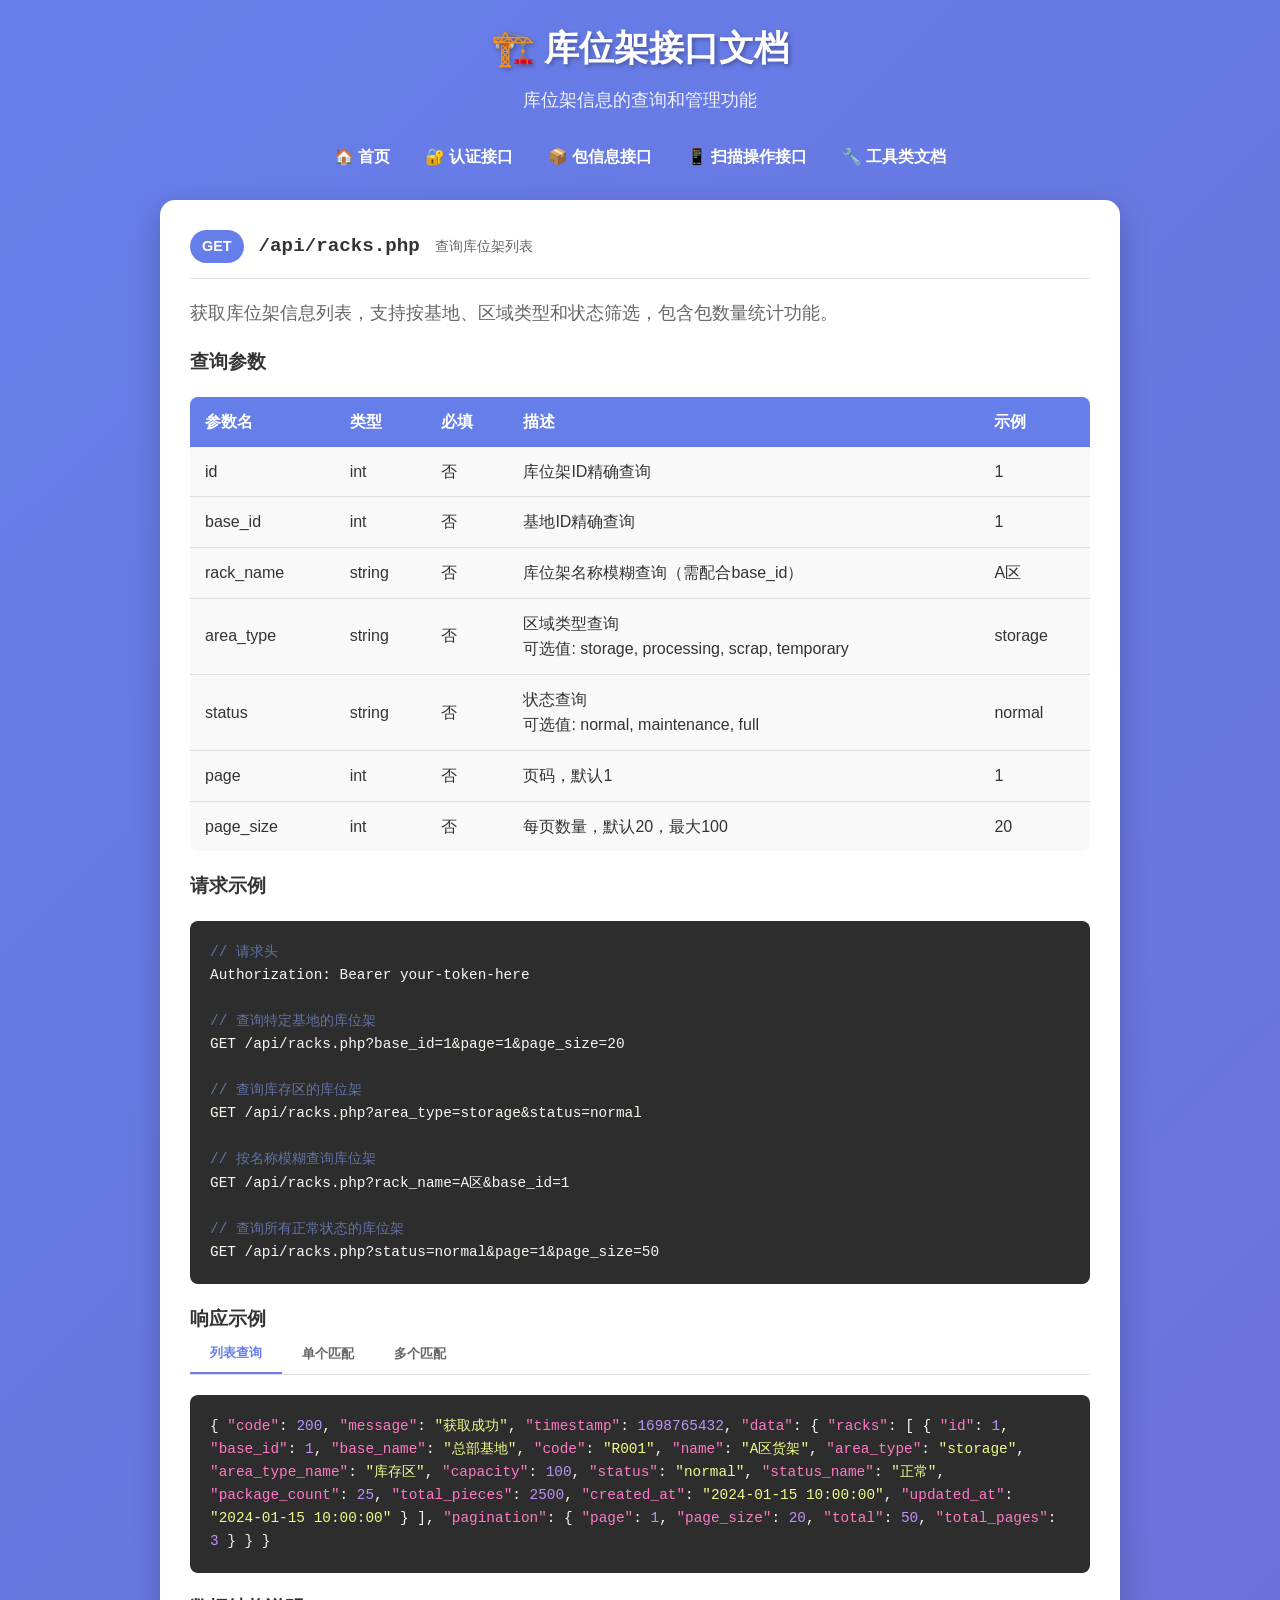
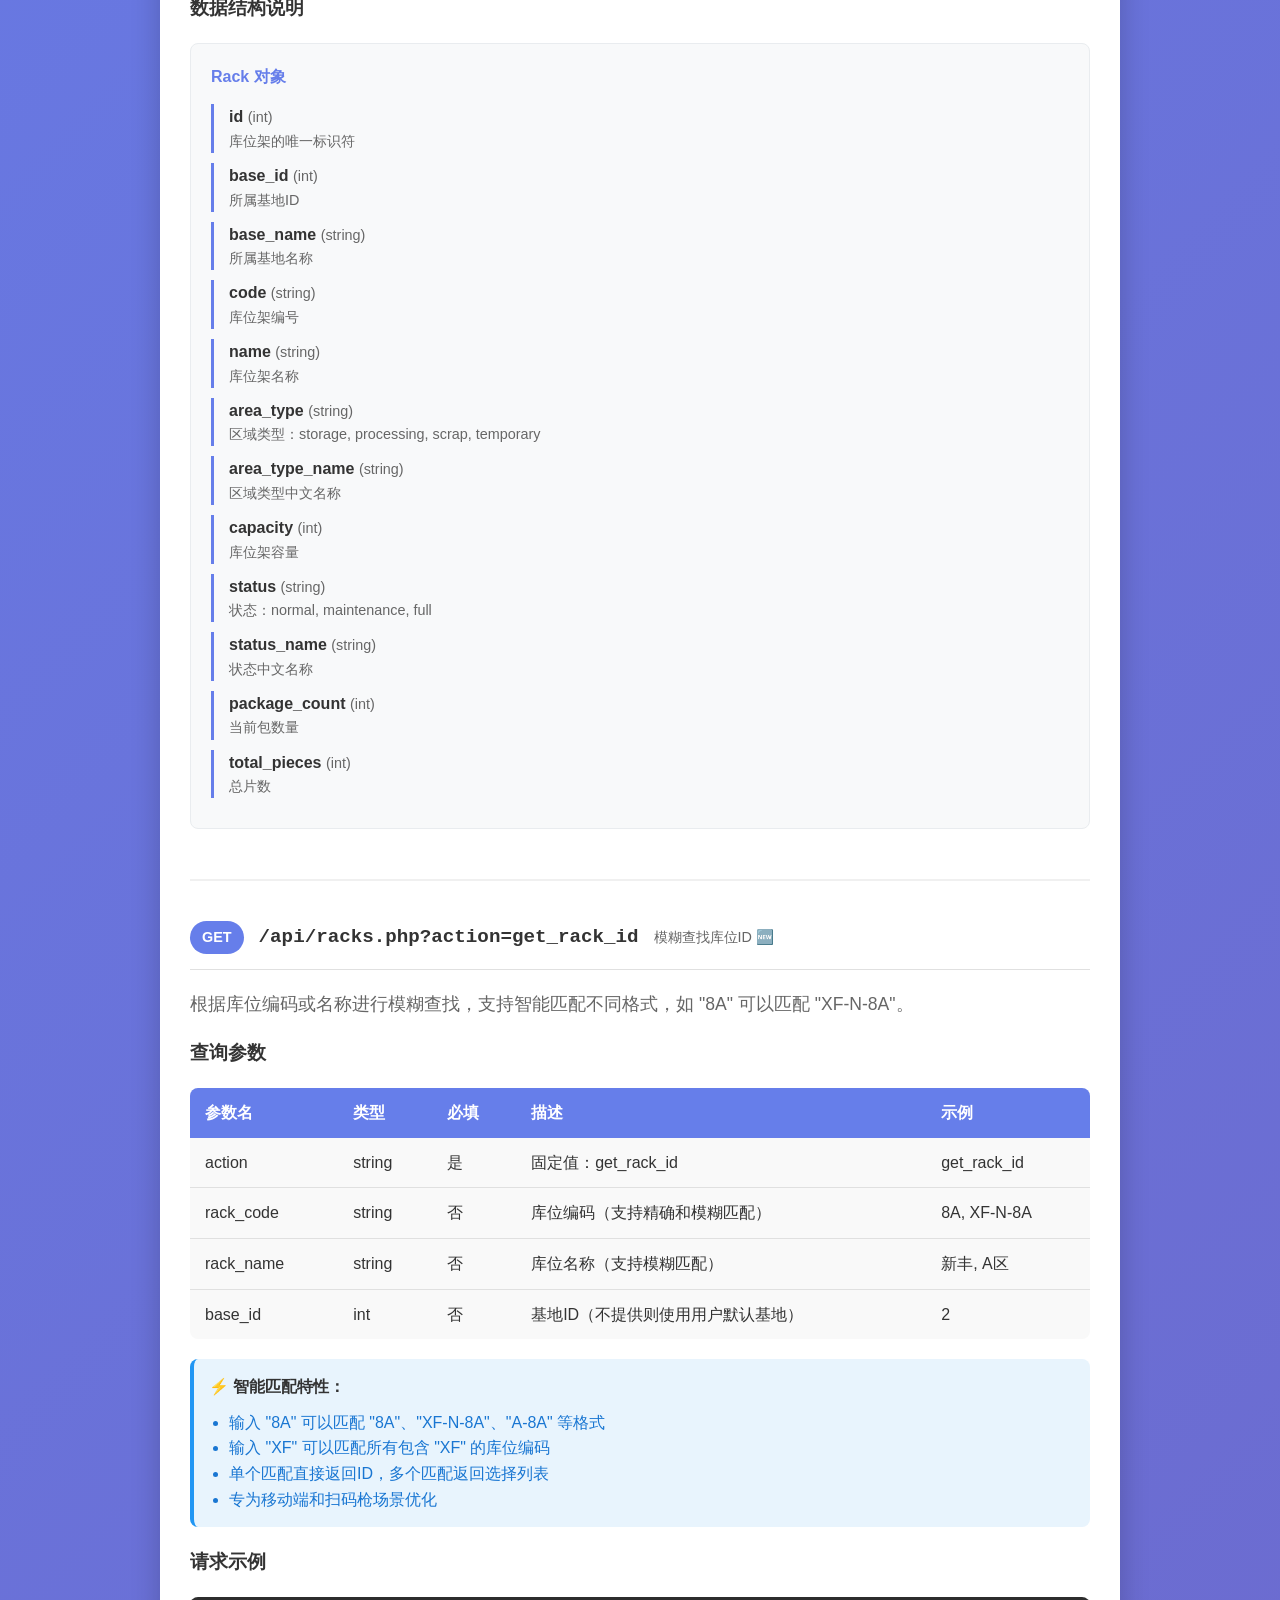
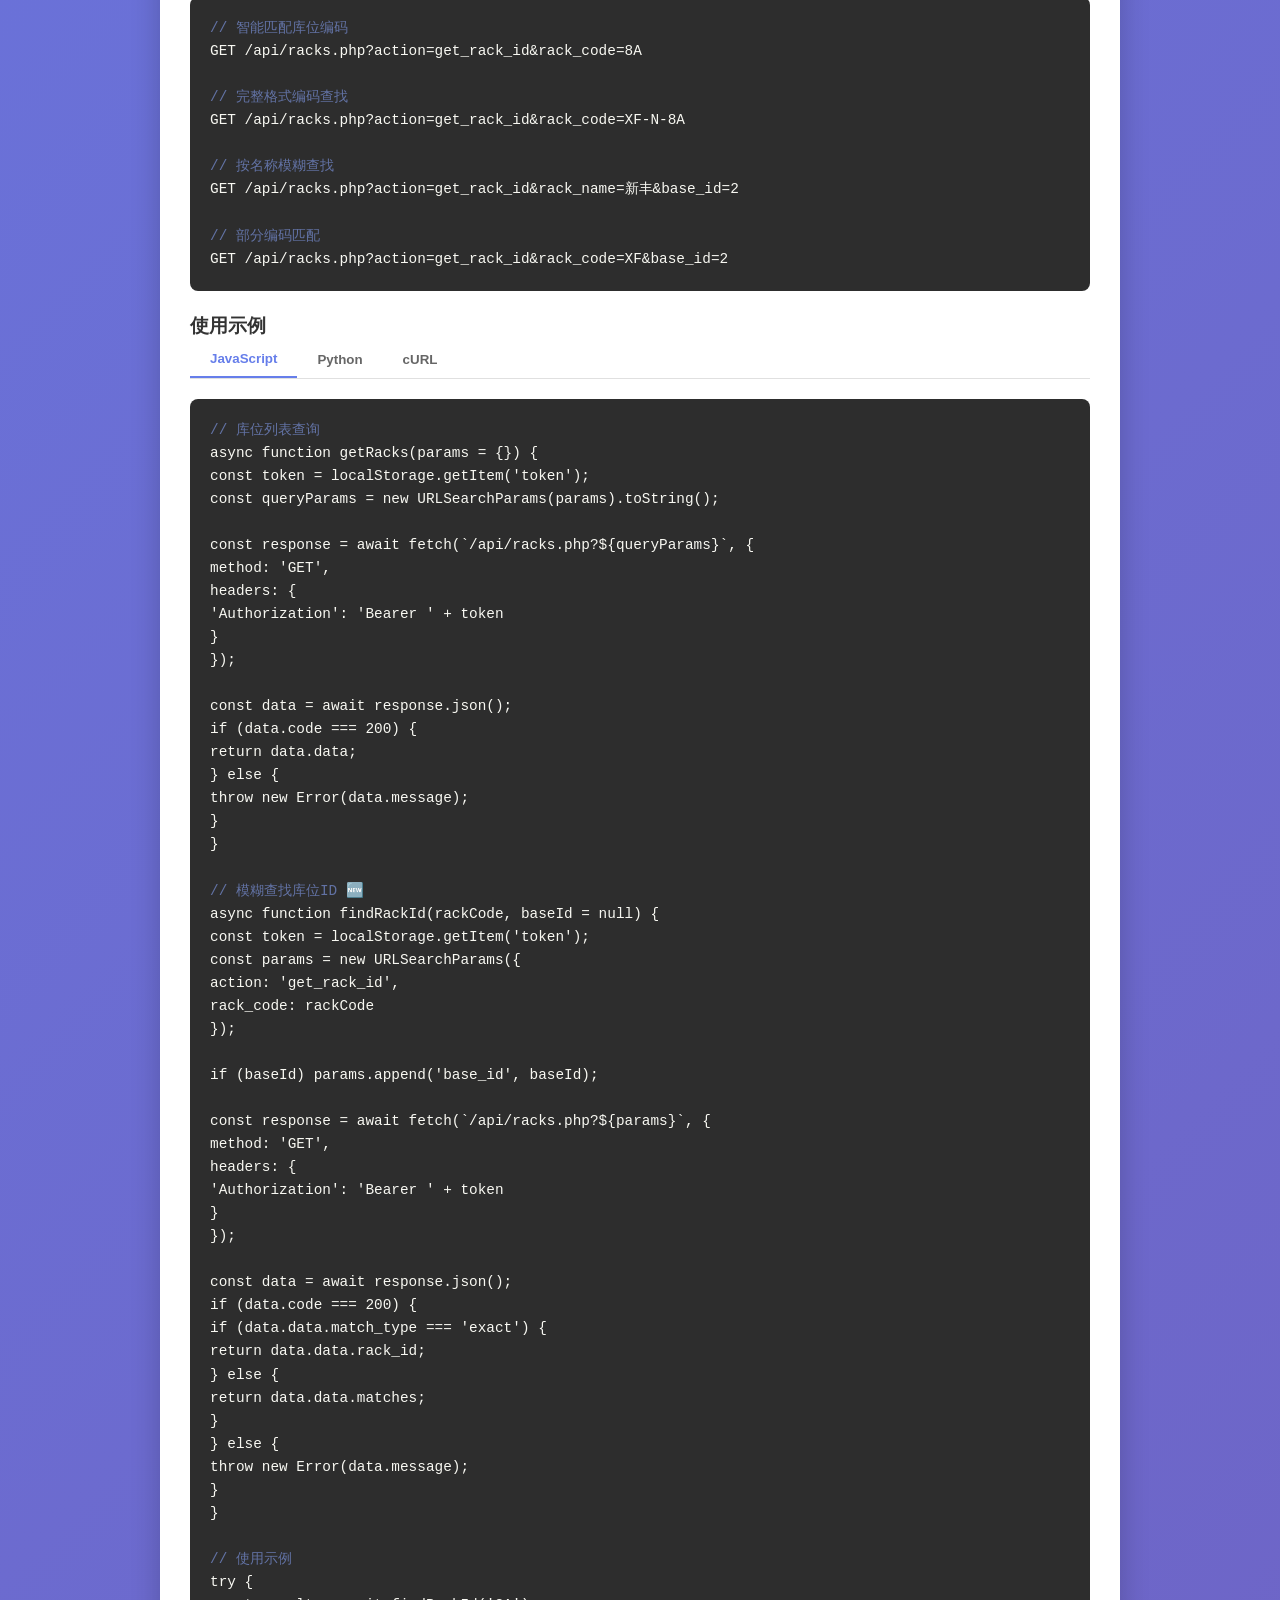
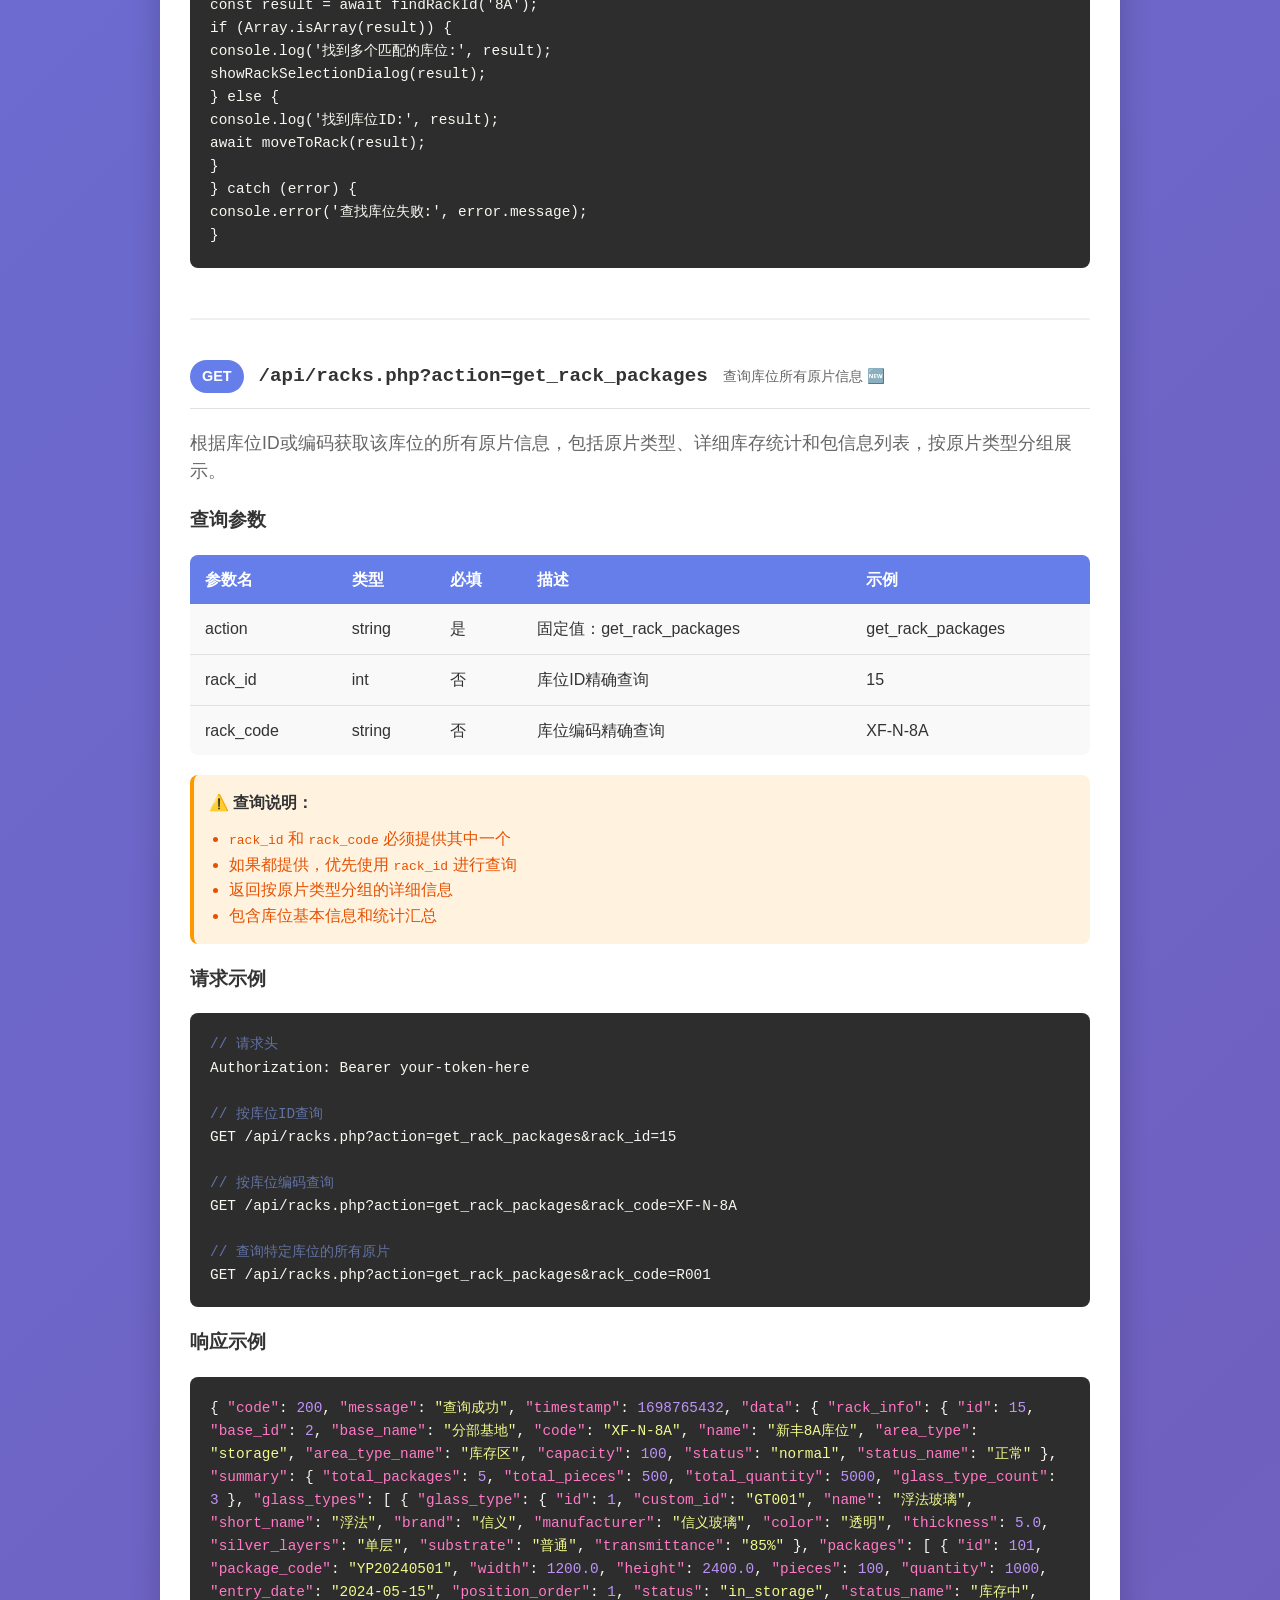
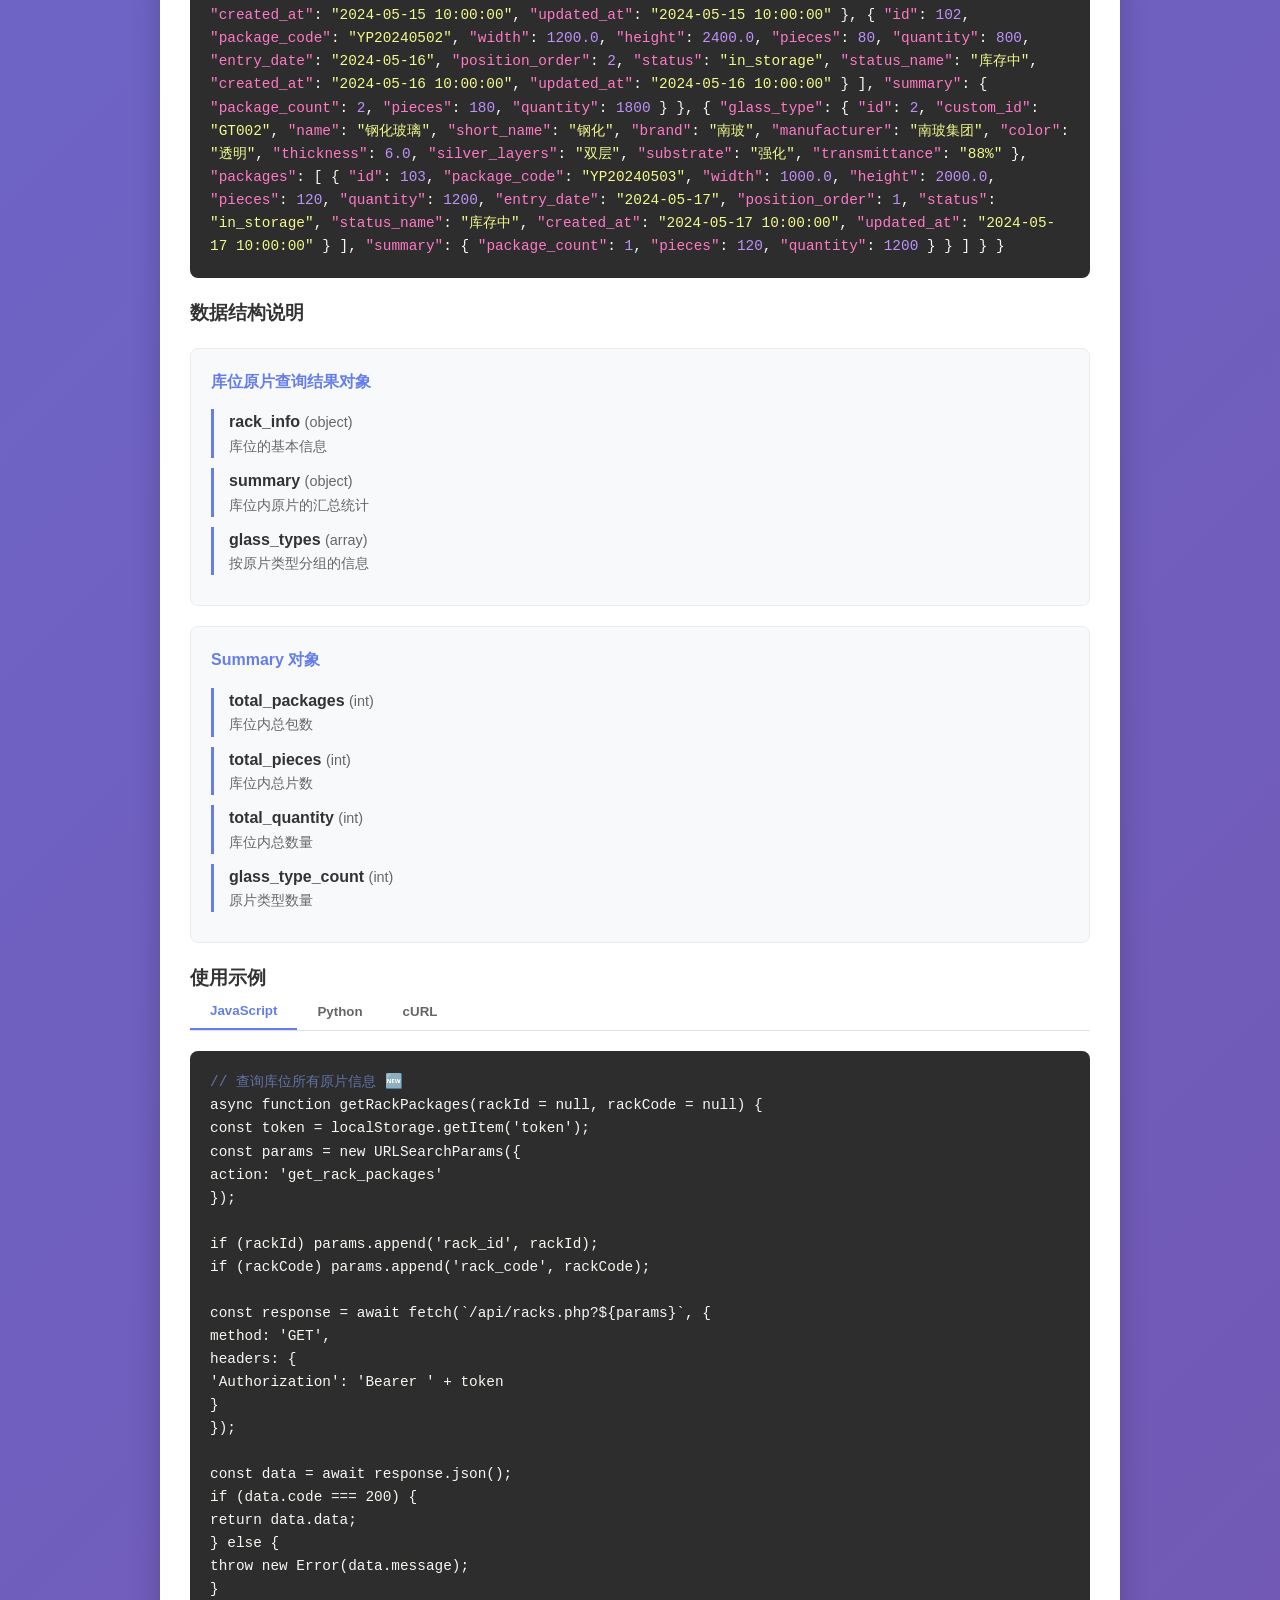
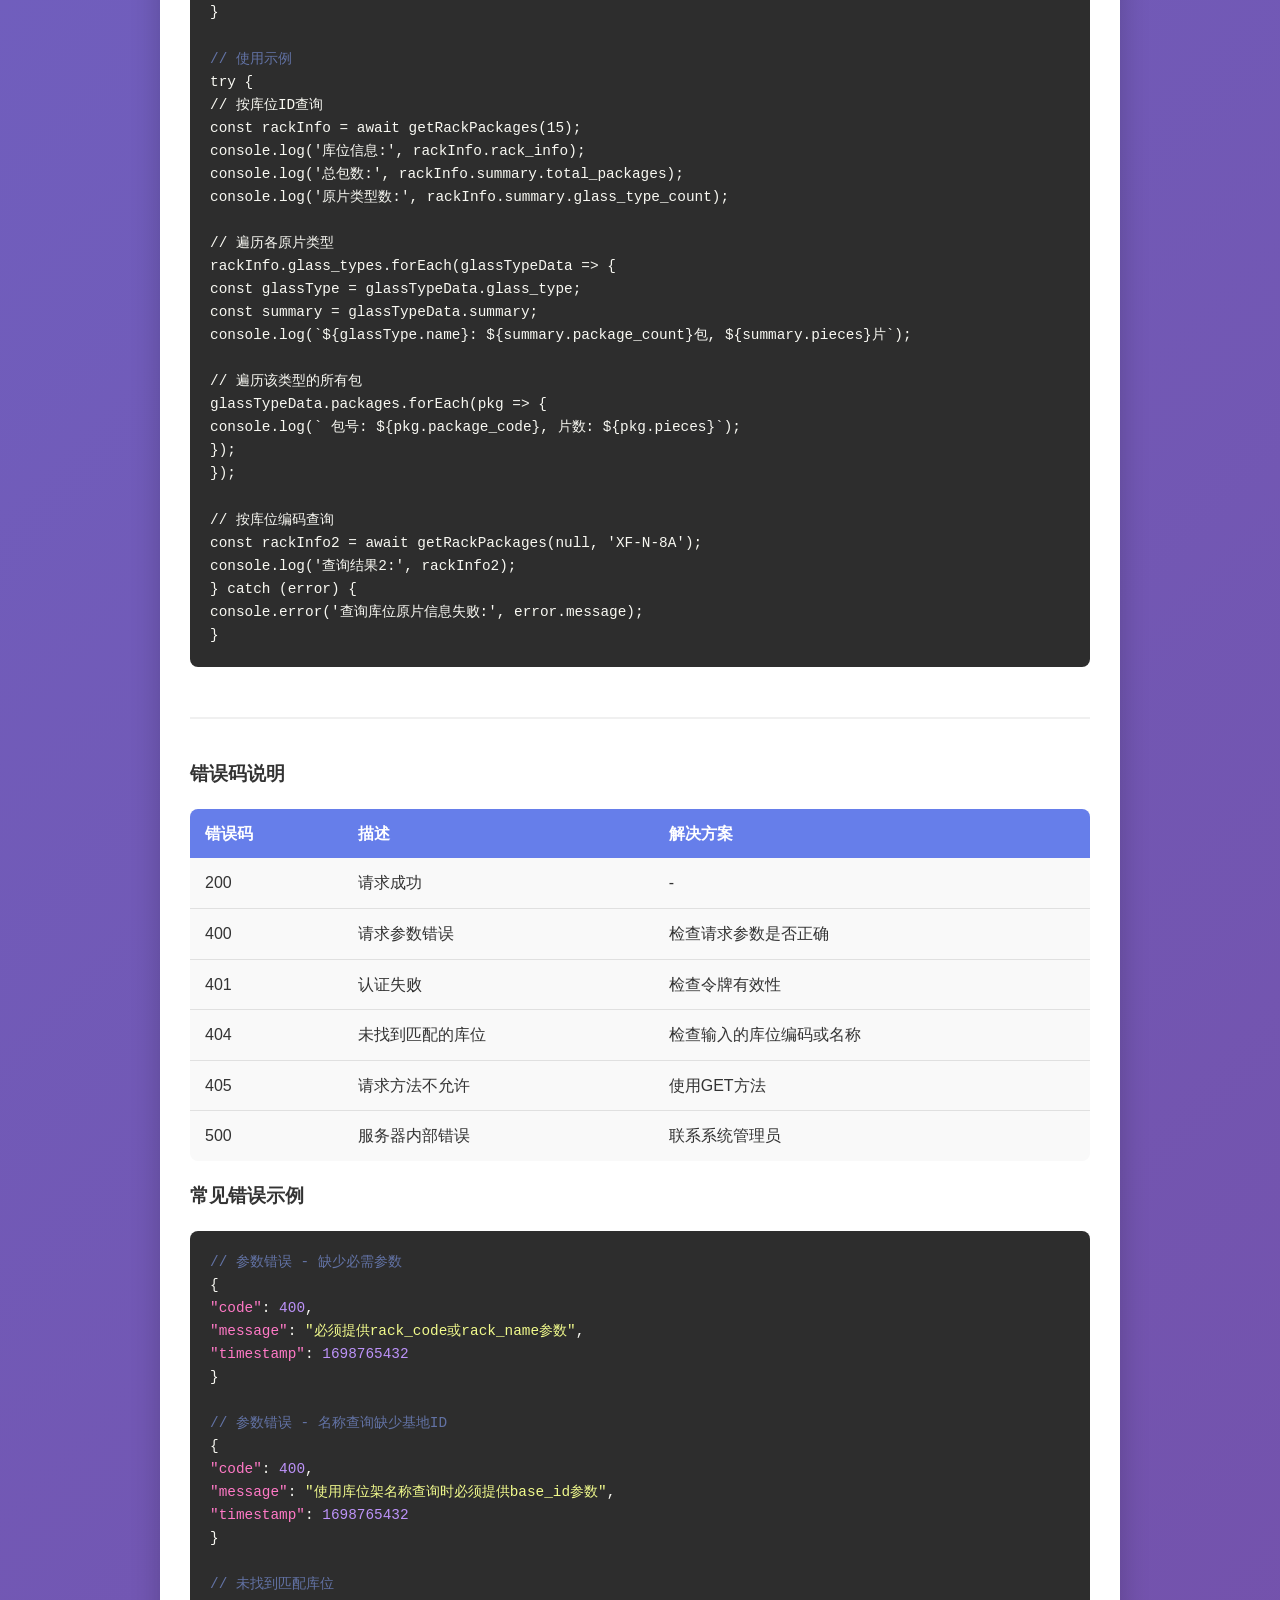
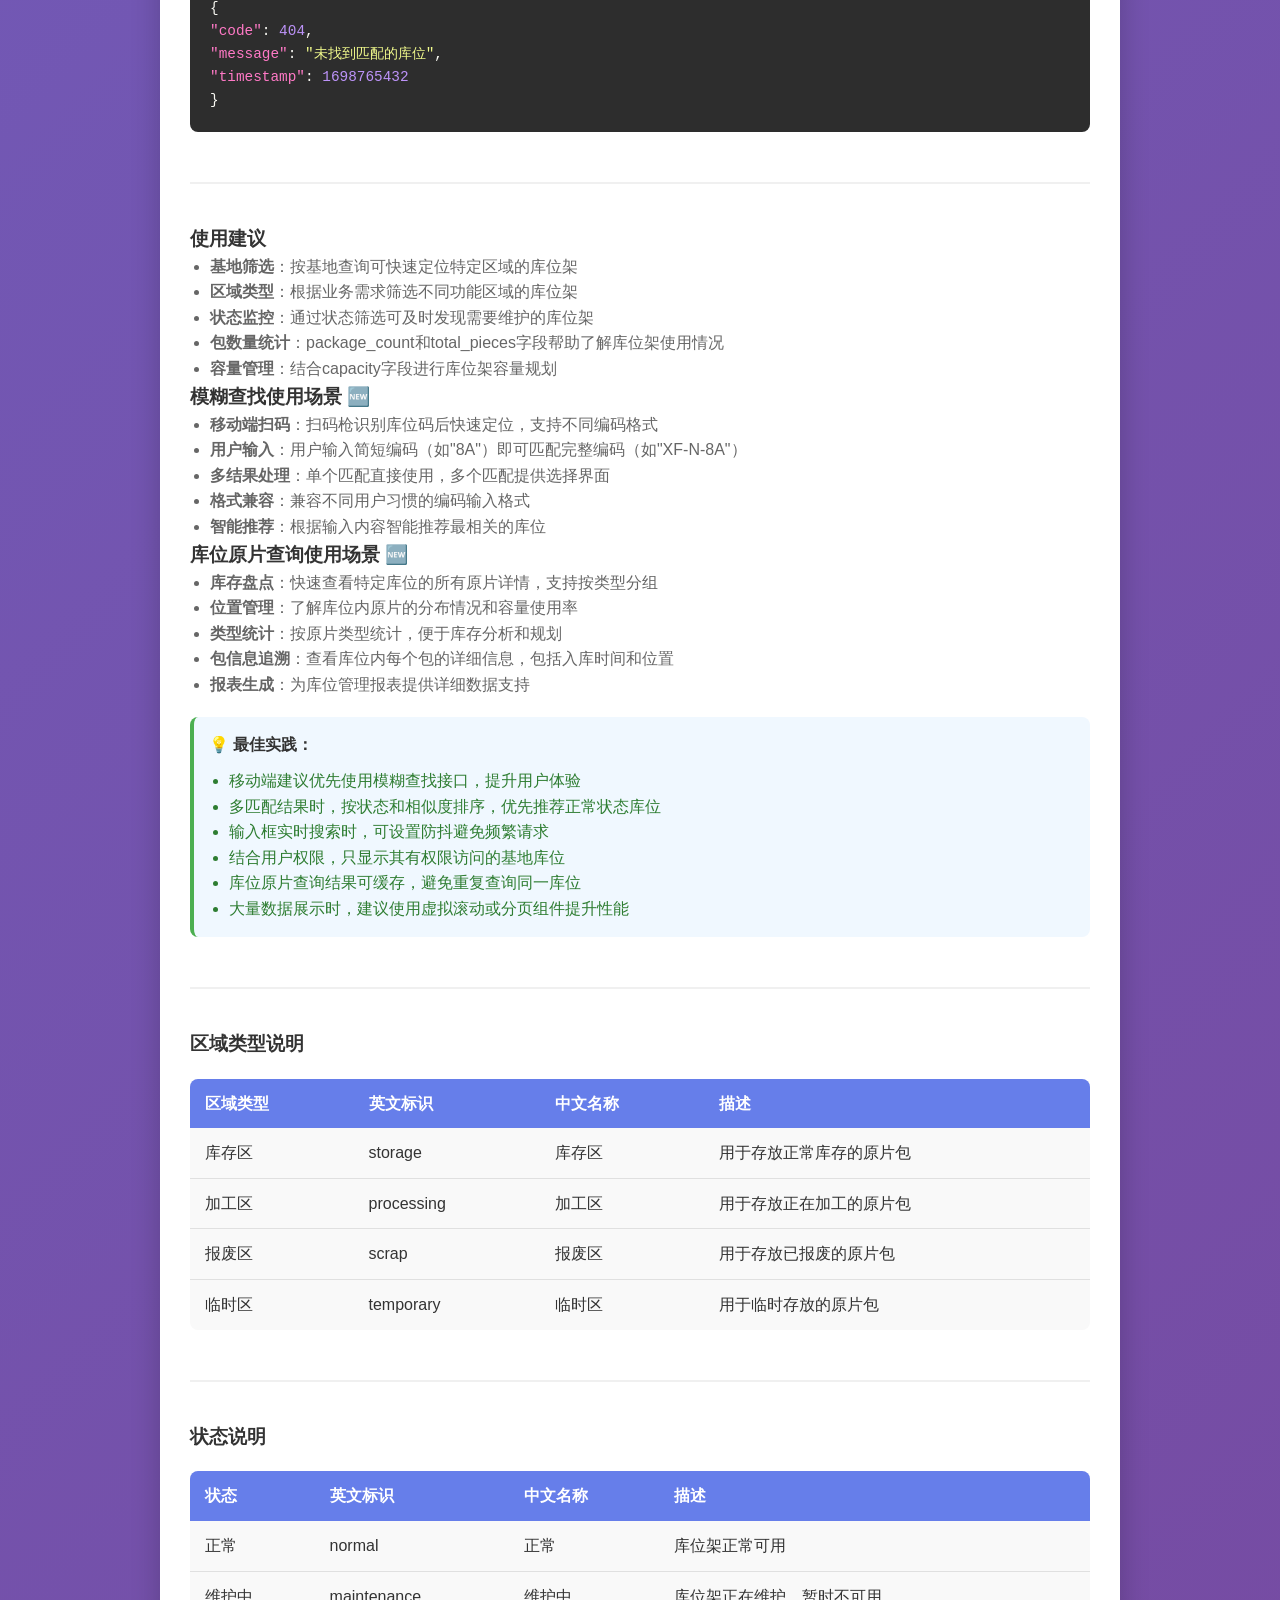
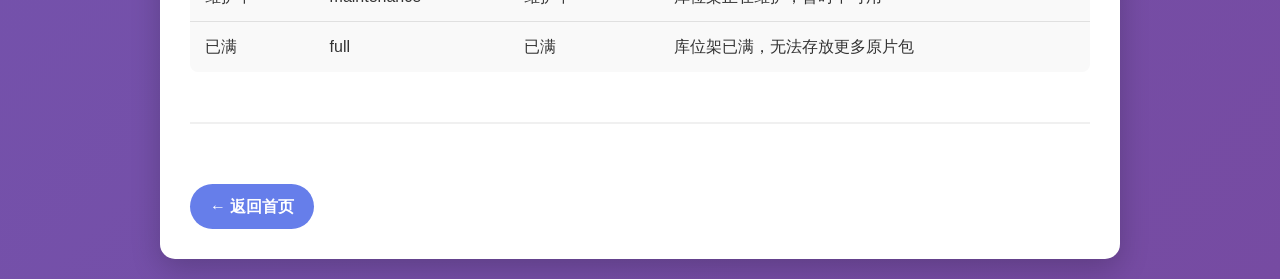
<file: api/racks.html>
<!DOCTYPE html>
<html lang="zh-CN">
<head>
    <meta charset="UTF-8">
    <meta name="viewport" content="width=device-width, initial-scale=1.0">
    <title>库位架接口文档 - 原片管理系统</title>
    <style>
        * {
            margin: 0;
            padding: 0;
            box-sizing: border-box;
        }
        
        body {
            font-family: 'Segoe UI', Tahoma, Geneva, Verdana, sans-serif;
            line-height: 1.6;
            color: #333;
            background: linear-gradient(135deg, #667eea 0%, #764ba2 100%);
            min-height: 100vh;
        }
        
        .container {
            max-width: 1000px;
            margin: 0 auto;
            padding: 20px;
        }
        
        .header {
            text-align: center;
            margin-bottom: 30px;
            color: white;
        }
        
        .header h1 {
            font-size: 2.2rem;
            margin-bottom: 10px;
            text-shadow: 2px 2px 4px rgba(0,0,0,0.3);
        }
        
        .header p {
            font-size: 1.1rem;
            opacity: 0.9;
        }
        
        .nav {
            text-align: center;
            margin-bottom: 30px;
        }
        
        .nav a {
            color: white;
            text-decoration: none;
            margin: 0 15px;
            font-weight: bold;
            transition: opacity 0.3s ease;
        }
        
        .nav a:hover {
            opacity: 0.8;
        }
        
        .content {
            background: white;
            border-radius: 15px;
            padding: 30px;
            box-shadow: 0 10px 30px rgba(0,0,0,0.2);
        }
        
        .api-section {
            margin-bottom: 40px;
            border-bottom: 2px solid #f0f0f0;
            padding-bottom: 30px;
        }
        
        .api-section:last-child {
            border-bottom: none;
            margin-bottom: 0;
        }
        
        .api-header {
            display: flex;
            align-items: center;
            margin-bottom: 20px;
            padding-bottom: 15px;
            border-bottom: 1px solid #e0e0e0;
        }
        
        .method-badge {
            background: #667eea;
            color: white;
            padding: 5px 12px;
            border-radius: 20px;
            font-weight: bold;
            margin-right: 15px;
            font-size: 0.9rem;
        }
        
        .endpoint {
            font-family: 'Courier New', monospace;
            font-size: 1.2rem;
            font-weight: bold;
            color: #333;
        }
        
        .description {
            color: #666;
            margin-bottom: 20px;
            font-size: 1.1rem;
        }
        
        .param-table {
            width: 100%;
            border-collapse: collapse;
            margin: 20px 0;
            background: #f9f9f9;
            border-radius: 8px;
            overflow: hidden;
        }
        
        .param-table th {
            background: #667eea;
            color: white;
            padding: 12px 15px;
            text-align: left;
            font-weight: bold;
        }
        
        .param-table td {
            padding: 12px 15px;
            border-bottom: 1px solid #e0e0e0;
        }
        
        .param-table tr:last-child td {
            border-bottom: none;
        }
        
        .code-block {
            background: #2d2d2d;
            color: #f8f8f2;
            padding: 20px;
            border-radius: 8px;
            margin: 20px 0;
            overflow-x: auto;
            font-family: 'Courier New', monospace;
            font-size: 0.9rem;
        }
        
        .code-block .comment {
            color: #6272a4;
        }
        
        .code-block .string {
            color: #f1fa8c;
        }
        
        .code-block .number {
            color: #bd93f9;
        }
        
        .code-block .key {
            color: #ff79c6;
        }
        
        .back-btn {
            display: inline-block;
            background: #667eea;
            color: white;
            padding: 10px 20px;
            border-radius: 25px;
            text-decoration: none;
            font-weight: bold;
            transition: background 0.3s ease;
            margin-top: 20px;
        }
        
        .back-btn:hover {
            background: #5a6fd8;
        }
        
        .example-tabs {
            display: flex;
            margin-bottom: 15px;
            border-bottom: 1px solid #e0e0e0;
        }
        
        .example-tab {
            padding: 10px 20px;
            cursor: pointer;
            border: none;
            background: none;
            font-weight: bold;
            color: #666;
            transition: color 0.3s ease;
        }
        
        .example-tab.active {
            color: #667eea;
            border-bottom: 2px solid #667eea;
        }
        
        .example-content {
            display: none;
        }
        
        .example-content.active {
            display: block;
        }
        
        .data-structure {
            background: #f8f9fa;
            border: 1px solid #e9ecef;
            border-radius: 8px;
            padding: 20px;
            margin: 20px 0;
        }
        
        .data-structure h4 {
            color: #667eea;
            margin-bottom: 15px;
        }
        
        .data-field {
            margin-bottom: 10px;
            padding-left: 15px;
            border-left: 3px solid #667eea;
        }
        
        .data-field .field-name {
            font-weight: bold;
            color: #333;
        }
        
        .data-field .field-type {
            color: #666;
            font-size: 0.9rem;
        }
        
        .data-field .field-desc {
            color: #666;
            font-size: 0.9rem;
        }
        
        @media (max-width: 768px) {
            .container {
                padding: 10px;
            }
            
            .content {
                padding: 20px;
            }
            
            .api-header {
                flex-direction: column;
                align-items: flex-start;
            }
            
            .method-badge {
                margin-bottom: 10px;
            }
        }
    </style>
</head>
<body>
    <div class="container">
        <div class="header">
            <h1>🏗️ 库位架接口文档</h1>
            <p>库位架信息的查询和管理功能</p>
        </div>
        
        <div class="nav">
            <a href="index.html">🏠 首页</a>
            <a href="auth.html">🔐 认证接口</a>
            <a href="packages.html">📦 包信息接口</a>
            <a href="scan.html">📱 扫描操作接口</a>
            <a href="apicommon.html">🔧 工具类文档</a>
        </div>
        
        <div class="content">
            <!-- 接口1: 库位列表查询 -->
            <div class="api-section">
                <div class="api-header">
                    <span class="method-badge">GET</span>
                    <span class="endpoint">/api/racks.php</span>
                    <span style="margin-left: 15px; color: #666; font-size: 0.9rem;">查询库位架列表</span>
                </div>
                
                <div class="description">
                    获取库位架信息列表，支持按基地、区域类型和状态筛选，包含包数量统计功能。
                </div>
                
                <h3>查询参数</h3>
                <table class="param-table">
                    <thead>
                        <tr>
                            <th>参数名</th>
                            <th>类型</th>
                            <th>必填</th>
                            <th>描述</th>
                            <th>示例</th>
                        </tr>
                    </thead>
                    <tbody>
                        <tr>
                            <td>id</td>
                            <td>int</td>
                            <td>否</td>
                            <td>库位架ID精确查询</td>
                            <td>1</td>
                        </tr>
                        <tr>
                            <td>base_id</td>
                            <td>int</td>
                            <td>否</td>
                            <td>基地ID精确查询</td>
                            <td>1</td>
                        </tr>
                        <tr>
                            <td>rack_name</td>
                            <td>string</td>
                            <td>否</td>
                            <td>库位架名称模糊查询（需配合base_id）</td>
                            <td>A区</td>
                        </tr>
                        <tr>
                            <td>area_type</td>
                            <td>string</td>
                            <td>否</td>
                            <td>区域类型查询<br>可选值: storage, processing, scrap, temporary</td>
                            <td>storage</td>
                        </tr>
                        <tr>
                            <td>status</td>
                            <td>string</td>
                            <td>否</td>
                            <td>状态查询<br>可选值: normal, maintenance, full</td>
                            <td>normal</td>
                        </tr>
                        <tr>
                            <td>page</td>
                            <td>int</td>
                            <td>否</td>
                            <td>页码，默认1</td>
                            <td>1</td>
                        </tr>
                        <tr>
                            <td>page_size</td>
                            <td>int</td>
                            <td>否</td>
                            <td>每页数量，默认20，最大100</td>
                            <td>20</td>
                        </tr>
                    </tbody>
                </table>
                
                <h3>请求示例</h3>
                <div class="code-block">
<span class="comment">// 请求头</span><br>
Authorization: Bearer your-token-here<br>
<br>
<span class="comment">// 查询特定基地的库位架</span><br>
GET /api/racks.php?base_id=1&page=1&page_size=20<br>
<br>
<span class="comment">// 查询库存区的库位架</span><br>
GET /api/racks.php?area_type=storage&status=normal<br>
<br>
<span class="comment">// 按名称模糊查询库位架</span><br>
GET /api/racks.php?rack_name=A区&base_id=1<br>
<br>
<span class="comment">// 查询所有正常状态的库位架</span><br>
GET /api/racks.php?status=normal&page=1&page_size=50
                </div>
                
                <h3>响应示例</h3>
                <div class="example-tabs">
                    <button class="example-tab active" onclick="showResponseExample('list')">列表查询</button>
                    <button class="example-tab" onclick="showResponseExample('single')">单个匹配</button>
                    <button class="example-tab" onclick="showResponseExample('multiple')">多个匹配</button>
                </div>
                
                <div id="list-response" class="example-content active">
                    <div class="code-block">
{
    <span class="key">"code"</span>: <span class="number">200</span>,
    <span class="key">"message"</span>: <span class="string">"获取成功"</span>,
    <span class="key">"timestamp"</span>: <span class="number">1698765432</span>,
    <span class="key">"data"</span>: {
        <span class="key">"racks"</span>: [
            {
                <span class="key">"id"</span>: <span class="number">1</span>,
                <span class="key">"base_id"</span>: <span class="number">1</span>,
                <span class="key">"base_name"</span>: <span class="string">"总部基地"</span>,
                <span class="key">"code"</span>: <span class="string">"R001"</span>,
                <span class="key">"name"</span>: <span class="string">"A区货架"</span>,
                <span class="key">"area_type"</span>: <span class="string">"storage"</span>,
                <span class="key">"area_type_name"</span>: <span class="string">"库存区"</span>,
                <span class="key">"capacity"</span>: <span class="number">100</span>,
                <span class="key">"status"</span>: <span class="string">"normal"</span>,
                <span class="key">"status_name"</span>: <span class="string">"正常"</span>,
                <span class="key">"package_count"</span>: <span class="number">25</span>,
                <span class="key">"total_pieces"</span>: <span class="number">2500</span>,
                <span class="key">"created_at"</span>: <span class="string">"2024-01-15 10:00:00"</span>,
                <span class="key">"updated_at"</span>: <span class="string">"2024-01-15 10:00:00"</span>
            }
        ],
        <span class="key">"pagination"</span>: {
            <span class="key">"page"</span>: <span class="number">1</span>,
            <span class="key">"page_size"</span>: <span class="number">20</span>,
            <span class="key">"total"</span>: <span class="number">50</span>,
            <span class="key">"total_pages"</span>: <span class="number">3</span>
        }
    }
}
                    </div>
                </div>
                
                <div id="single-response" class="example-content">
                    <div class="code-block">
{
    <span class="key">"code"</span>: <span class="number">200</span>,
    <span class="key">"message"</span>: <span class="string">"库位查找成功"</span>,
    <span class="key">"timestamp"</span>: <span class="number">1698765432</span>,
    <span class="key">"data"</span>: {
        <span class="key">"rack_id"</span>: <span class="number">15</span>,
        <span class="key">"rack_code"</span>: <span class="string">"XF-N-8A"</span>,
        <span class="key">"rack_name"</span>: <span class="string">"新丰8A库位"</span>,
        <span class="key">"base_id"</span>: <span class="number">2</span>,
        <span class="key">"area_type"</span>: <span class="string">"storage"</span>,
        <span class="key">"status"</span>: <span class="string">"normal"</span>,
        <span class="key">"match_type"</span>: <span class="string">"exact"</span>
    }
}
                    </div>
                </div>
                
                <div id="multiple-response" class="example-content">
                    <div class="code-block">
{
    <span class="key">"code"</span>: <span class="number">200</span>,
    <span class="key">"message"</span>: <span class="string">"找到多个匹配的库位，请选择"</span>,
    <span class="key">"timestamp"</span>: <span class="number">1698765432</span>,
    <span class="key">"data"</span>: {
        <span class="key">"matches"</span>: [
            {
                <span class="key">"rack_id"</span>: <span class="number">15</span>,
                <span class="key">"rack_code"</span>: <span class="string">"XF-N-8A"</span>,
                <span class="key">"rack_name"</span>: <span class="string">"新丰8A库位"</span>,
                <span class="key">"base_id"</span>: <span class="number">2</span>,
                <span class="key">"area_type"</span>: <span class="string">"storage"</span>,
                <span class="key">"status"</span>: <span class="string">"normal"</span>
            },
            {
                <span class="key">"rack_id"</span>: <span class="number">28</span>,
                <span class="key">"rack_code"</span>: <span class="string">"A-8A"</span>,
                <span class="key">"rack_name"</span>: <span class="string">"A区8A库位"</span>,
                <span class="key">"base_id"</span>: <span class="number">1</span>,
                <span class="key">"area_type"</span>: <span class="string">"storage"</span>,
                <span class="key">"status"</span>: <span class="string">"normal"</span>
            }
        ],
        <span class="key">"total_matches"</span>: <span class="number">2</span>,
        <span class="key">"match_type"</span>: <span class="string">"multiple"</span>
    }
}
                    </div>
                </div>
                
                <h3>数据结构说明</h3>
                
                <div class="data-structure">
                    <h4>Rack 对象</h4>
                    <div class="data-field">
                        <span class="field-name">id</span> <span class="field-type">(int)</span>
                        <div class="field-desc">库位架的唯一标识符</div>
                    </div>
                    <div class="data-field">
                        <span class="field-name">base_id</span> <span class="field-type">(int)</span>
                        <div class="field-desc">所属基地ID</div>
                    </div>
                    <div class="data-field">
                        <span class="field-name">base_name</span> <span class="field-type">(string)</span>
                        <div class="field-desc">所属基地名称</div>
                    </div>
                    <div class="data-field">
                        <span class="field-name">code</span> <span class="field-type">(string)</span>
                        <div class="field-desc">库位架编号</div>
                    </div>
                    <div class="data-field">
                        <span class="field-name">name</span> <span class="field-type">(string)</span>
                        <div class="field-desc">库位架名称</div>
                    </div>
                    <div class="data-field">
                        <span class="field-name">area_type</span> <span class="field-type">(string)</span>
                        <div class="field-desc">区域类型：storage, processing, scrap, temporary</div>
                    </div>
                    <div class="data-field">
                        <span class="field-name">area_type_name</span> <span class="field-type">(string)</span>
                        <div class="field-desc">区域类型中文名称</div>
                    </div>
                    <div class="data-field">
                        <span class="field-name">capacity</span> <span class="field-type">(int)</span>
                        <div class="field-desc">库位架容量</div>
                    </div>
                    <div class="data-field">
                        <span class="field-name">status</span> <span class="field-type">(string)</span>
                        <div class="field-desc">状态：normal, maintenance, full</div>
                    </div>
                    <div class="data-field">
                        <span class="field-name">status_name</span> <span class="field-type">(string)</span>
                        <div class="field-desc">状态中文名称</div>
                    </div>
                    <div class="data-field">
                        <span class="field-name">package_count</span> <span class="field-type">(int)</span>
                        <div class="field-desc">当前包数量</div>
                    </div>
                    <div class="data-field">
                        <span class="field-name">total_pieces</span> <span class="field-type">(int)</span>
                        <div class="field-desc">总片数</div>
                    </div>
                </div>
                
            </div>
            
            <!-- 接口2: 模糊查找库位ID -->
            <div class="api-section">
                <div class="api-header">
                    <span class="method-badge">GET</span>
                    <span class="endpoint">/api/racks.php?action=get_rack_id</span>
                    <span style="margin-left: 15px; color: #666; font-size: 0.9rem;">模糊查找库位ID 🆕</span>
                </div>
                
                <div class="description">
                    根据库位编码或名称进行模糊查找，支持智能匹配不同格式，如 "8A" 可以匹配 "XF-N-8A"。
                </div>
                
                <h3>查询参数</h3>
                <table class="param-table">
                    <thead>
                        <tr>
                            <th>参数名</th>
                            <th>类型</th>
                            <th>必填</th>
                            <th>描述</th>
                            <th>示例</th>
                        </tr>
                    </thead>
                    <tbody>
                        <tr>
                            <td>action</td>
                            <td>string</td>
                            <td>是</td>
                            <td>固定值：get_rack_id</td>
                            <td>get_rack_id</td>
                        </tr>
                        <tr>
                            <td>rack_code</td>
                            <td>string</td>
                            <td>否</td>
                            <td>库位编码（支持精确和模糊匹配）</td>
                            <td>8A, XF-N-8A</td>
                        </tr>
                        <tr>
                            <td>rack_name</td>
                            <td>string</td>
                            <td>否</td>
                            <td>库位名称（支持模糊匹配）</td>
                            <td>新丰, A区</td>
                        </tr>
                        <tr>
                            <td>base_id</td>
                            <td>int</td>
                            <td>否</td>
                            <td>基地ID（不提供则使用用户默认基地）</td>
                            <td>2</td>
                        </tr>
                    </tbody>
                </table>
                
                <div style="background: #e8f4fd; padding: 15px; border-radius: 8px; margin: 20px 0; border-left: 4px solid #2196F3;">
                    <strong>⚡ 智能匹配特性：</strong>
                    <ul style="margin: 10px 0 0 20px; color: #1976D2;">
                        <li>输入 "8A" 可以匹配 "8A"、"XF-N-8A"、"A-8A" 等格式</li>
                        <li>输入 "XF" 可以匹配所有包含 "XF" 的库位编码</li>
                        <li>单个匹配直接返回ID，多个匹配返回选择列表</li>
                        <li>专为移动端和扫码枪场景优化</li>
                    </ul>
                </div>
                
                <h3>请求示例</h3>
                <div class="code-block">
<span class="comment">// 智能匹配库位编码</span><br>
GET /api/racks.php?action=get_rack_id&rack_code=8A<br>
<br>
<span class="comment">// 完整格式编码查找</span><br>
GET /api/racks.php?action=get_rack_id&rack_code=XF-N-8A<br>
<br>
<span class="comment">// 按名称模糊查找</span><br>
GET /api/racks.php?action=get_rack_id&rack_name=新丰&base_id=2<br>
<br>
<span class="comment">// 部分编码匹配</span><br>
GET /api/racks.php?action=get_rack_id&rack_code=XF&base_id=2
                </div>
                
                <h3>使用示例</h3>
                
                <div class="example-tabs">
                    <button class="example-tab active" onclick="showExample('js')">JavaScript</button>
                    <button class="example-tab" onclick="showExample('python')">Python</button>
                    <button class="example-tab" onclick="showExample('curl')">cURL</button>
                </div>
                
                <div id="js-example" class="example-content active">
                    <div class="code-block">
<span class="comment">// 库位列表查询</span><br>
async function getRacks(params = {}) {<br>
    const token = localStorage.getItem('token');<br>
    const queryParams = new URLSearchParams(params).toString();<br>
    <br>
    const response = await fetch(`/api/racks.php?${queryParams}`, {<br>
        method: 'GET',<br>
        headers: {<br>
            'Authorization': 'Bearer ' + token<br>
        }<br>
    });<br>
    <br>
    const data = await response.json();<br>
    if (data.code === 200) {<br>
        return data.data;<br>
    } else {<br>
        throw new Error(data.message);<br>
    }<br>
}<br>
<br>
<span class="comment">// 模糊查找库位ID 🆕</span><br>
async function findRackId(rackCode, baseId = null) {<br>
    const token = localStorage.getItem('token');<br>
    const params = new URLSearchParams({<br>
        action: 'get_rack_id',<br>
        rack_code: rackCode<br>
    });<br>
    <br>
    if (baseId) params.append('base_id', baseId);<br>
    <br>
    const response = await fetch(`/api/racks.php?${params}`, {<br>
        method: 'GET',<br>
        headers: {<br>
            'Authorization': 'Bearer ' + token<br>
        }<br>
    });<br>
    <br>
    const data = await response.json();<br>
    if (data.code === 200) {<br>
        if (data.data.match_type === 'exact') {<br>
            return data.data.rack_id;<br>
        } else {<br>
            return data.data.matches;<br>
        }<br>
    } else {<br>
        throw new Error(data.message);<br>
    }<br>
}<br>
<br>
<span class="comment">// 使用示例</span><br>
try {<br>
    const result = await findRackId('8A');<br>
    if (Array.isArray(result)) {<br>
        console.log('找到多个匹配的库位:', result);<br>
        showRackSelectionDialog(result);<br>
    } else {<br>
        console.log('找到库位ID:', result);<br>
        await moveToRack(result);<br>
    }<br>
} catch (error) {<br>
    console.error('查找库位失败:', error.message);<br>
}
                    </div>
                </div>
                
                <div id="python-example" class="example-content">
                    <div class="code-block">
<span class="comment"># 库位列表查询</span><br>
import requests<br>
<br>
def get_racks(token, **params):<br>
    headers = {'Authorization': f'Bearer {token}'}<br>
    response = requests.get(<br>
        'http://your-domain.com/api/racks.php',<br>
        headers=headers,<br>
        params=params<br>
    )<br>
    data = response.json()<br>
    if data['code'] == 200:<br>
        return data['data']<br>
    else:<br>
        raise Exception(data['message'])<br>
<br>
<span class="comment"># 模糊查找库位ID 🆕</span><br>
def find_rack_id(token, rack_code=None, rack_name=None, base_id=None):<br>
    headers = {'Authorization': f'Bearer {token}'}<br>
    params = {'action': 'get_rack_id'}<br>
    <br>
    if rack_code:<br>
        params['rack_code'] = rack_code<br>
    if rack_name:<br>
        params['rack_name'] = rack_name<br>
    if base_id:<br>
        params['base_id'] = base_id<br>
    <br>
    response = requests.get(<br>
        'http://your-domain.com/api/racks.php',<br>
        headers=headers,<br>
        params=params<br>
    )<br>
    <br>
    data = response.json()<br>
    if data['code'] == 200:<br>
        result_data = data['data']<br>
        if result_data['match_type'] == 'exact':<br>
            return result_data['rack_id']<br>
        else:<br>
            return result_data['matches']<br>
    else:<br>
        raise Exception(data['message'])<br>
<br>
<span class="comment"># 使用示例</span><br>
try:<br>
    result = find_rack_id(token, rack_code='8A')<br>
    if isinstance(result, list):<br>
        print(f"找到多个匹配库位: {result}")<br>
        # 处理多选择逻辑<br>
    else:<br>
        print(f"找到库位ID: {result}")<br>
        # 使用找到的库位ID<br>
except Exception as e:<br>
    print(f"查找库位失败: {e}")
                    </div>
                </div>
                
                <div id="curl-example" class="example-content">
                    <div class="code-block">
<span class="comment"># 库位列表查询</span><br>
curl -X GET \<br>
  -H "Authorization: Bearer your-token-here" \<br>
  "http://your-domain.com/api/racks.php?base_id=1&area_type=storage&page=1&page_size=20"<br>
<br>
<span class="comment"># 模糊查找库位ID 🆕</span><br>
curl -X GET \<br>
  -H "Authorization: Bearer your-token-here" \<br>
  "http://your-domain.com/api/racks.php?action=get_rack_id&rack_code=8A"<br>
<br>
<span class="comment"># 完整格式查找</span><br>
curl -X GET \<br>
  -H "Authorization: Bearer your-token-here" \<br>
  "http://your-domain.com/api/racks.php?action=get_rack_id&rack_code=XF-N-8A"<br>
<br>
<span class="comment"># 按名称查找</span><br>
curl -X GET \<br>
  -H "Authorization: Bearer your-token-here" \<br>
  "http://your-domain.com/api/racks.php?action=get_rack_id&rack_name=新丰&base_id=2"
                    </div>
                </div>
            </div>
            
            <!-- 接口3: 查询库位所有原片信息 -->
            <div class="api-section">
                <div class="api-header">
                    <span class="method-badge">GET</span>
                    <span class="endpoint">/api/racks.php?action=get_rack_packages</span>
                    <span style="margin-left: 15px; color: #666; font-size: 0.9rem;">查询库位所有原片信息 🆕</span>
                </div>
                
                <div class="description">
                    根据库位ID或编码获取该库位的所有原片信息，包括原片类型、详细库存统计和包信息列表，按原片类型分组展示。
                </div>
                
                <h3>查询参数</h3>
                <table class="param-table">
                    <thead>
                        <tr>
                            <th>参数名</th>
                            <th>类型</th>
                            <th>必填</th>
                            <th>描述</th>
                            <th>示例</th>
                        </tr>
                    </thead>
                    <tbody>
                        <tr>
                            <td>action</td>
                            <td>string</td>
                            <td>是</td>
                            <td>固定值：get_rack_packages</td>
                            <td>get_rack_packages</td>
                        </tr>
                        <tr>
                            <td>rack_id</td>
                            <td>int</td>
                            <td>否</td>
                            <td>库位ID精确查询</td>
                            <td>15</td>
                        </tr>
                        <tr>
                            <td>rack_code</td>
                            <td>string</td>
                            <td>否</td>
                            <td>库位编码精确查询</td>
                            <td>XF-N-8A</td>
                        </tr>
                    </tbody>
                </table>
                
                <div style="background: #fff3e0; padding: 15px; border-radius: 8px; margin: 20px 0; border-left: 4px solid #FF9800;">
                    <strong>⚠️ 查询说明：</strong>
                    <ul style="margin: 10px 0 0 20px; color: #E65100;">
                        <li><code>rack_id</code> 和 <code>rack_code</code> 必须提供其中一个</li>
                        <li>如果都提供，优先使用 <code>rack_id</code> 进行查询</li>
                        <li>返回按原片类型分组的详细信息</li>
                        <li>包含库位基本信息和统计汇总</li>
                    </ul>
                </div>
                
                <h3>请求示例</h3>
                <div class="code-block">
<span class="comment">// 请求头</span><br>
Authorization: Bearer your-token-here<br>
<br>
<span class="comment">// 按库位ID查询</span><br>
GET /api/racks.php?action=get_rack_packages&rack_id=15<br>
<br>
<span class="comment">// 按库位编码查询</span><br>
GET /api/racks.php?action=get_rack_packages&rack_code=XF-N-8A<br>
<br>
<span class="comment">// 查询特定库位的所有原片</span><br>
GET /api/racks.php?action=get_rack_packages&rack_code=R001
                </div>
                
                <h3>响应示例</h3>
                <div class="code-block">
{
    <span class="key">"code"</span>: <span class="number">200</span>,
    <span class="key">"message"</span>: <span class="string">"查询成功"</span>,
    <span class="key">"timestamp"</span>: <span class="number">1698765432</span>,
    <span class="key">"data"</span>: {
        <span class="key">"rack_info"</span>: {
            <span class="key">"id"</span>: <span class="number">15</span>,
            <span class="key">"base_id"</span>: <span class="number">2</span>,
            <span class="key">"base_name"</span>: <span class="string">"分部基地"</span>,
            <span class="key">"code"</span>: <span class="string">"XF-N-8A"</span>,
            <span class="key">"name"</span>: <span class="string">"新丰8A库位"</span>,
            <span class="key">"area_type"</span>: <span class="string">"storage"</span>,
            <span class="key">"area_type_name"</span>: <span class="string">"库存区"</span>,
            <span class="key">"capacity"</span>: <span class="number">100</span>,
            <span class="key">"status"</span>: <span class="string">"normal"</span>,
            <span class="key">"status_name"</span>: <span class="string">"正常"</span>
        },
        <span class="key">"summary"</span>: {
            <span class="key">"total_packages"</span>: <span class="number">5</span>,
            <span class="key">"total_pieces"</span>: <span class="number">500</span>,
            <span class="key">"total_quantity"</span>: <span class="number">5000</span>,
            <span class="key">"glass_type_count"</span>: <span class="number">3</span>
        },
        <span class="key">"glass_types"</span>: [
            {
                <span class="key">"glass_type"</span>: {
                    <span class="key">"id"</span>: <span class="number">1</span>,
                    <span class="key">"custom_id"</span>: <span class="string">"GT001"</span>,
                    <span class="key">"name"</span>: <span class="string">"浮法玻璃"</span>,
                    <span class="key">"short_name"</span>: <span class="string">"浮法"</span>,
                    <span class="key">"brand"</span>: <span class="string">"信义"</span>,
                    <span class="key">"manufacturer"</span>: <span class="string">"信义玻璃"</span>,
                    <span class="key">"color"</span>: <span class="string">"透明"</span>,
                    <span class="key">"thickness"</span>: <span class="number">5.0</span>,
                    <span class="key">"silver_layers"</span>: <span class="string">"单层"</span>,
                    <span class="key">"substrate"</span>: <span class="string">"普通"</span>,
                    <span class="key">"transmittance"</span>: <span class="string">"85%"</span>
                },
                <span class="key">"packages"</span>: [
                    {
                        <span class="key">"id"</span>: <span class="number">101</span>,
                        <span class="key">"package_code"</span>: <span class="string">"YP20240501"</span>,
                        <span class="key">"width"</span>: <span class="number">1200.0</span>,
                        <span class="key">"height"</span>: <span class="number">2400.0</span>,
                        <span class="key">"pieces"</span>: <span class="number">100</span>,
                        <span class="key">"quantity"</span>: <span class="number">1000</span>,
                        <span class="key">"entry_date"</span>: <span class="string">"2024-05-15"</span>,
                        <span class="key">"position_order"</span>: <span class="number">1</span>,
                        <span class="key">"status"</span>: <span class="string">"in_storage"</span>,
                        <span class="key">"status_name"</span>: <span class="string">"库存中"</span>,
                        <span class="key">"created_at"</span>: <span class="string">"2024-05-15 10:00:00"</span>,
                        <span class="key">"updated_at"</span>: <span class="string">"2024-05-15 10:00:00"</span>
                    },
                    {
                        <span class="key">"id"</span>: <span class="number">102</span>,
                        <span class="key">"package_code"</span>: <span class="string">"YP20240502"</span>,
                        <span class="key">"width"</span>: <span class="number">1200.0</span>,
                        <span class="key">"height"</span>: <span class="number">2400.0</span>,
                        <span class="key">"pieces"</span>: <span class="number">80</span>,
                        <span class="key">"quantity"</span>: <span class="number">800</span>,
                        <span class="key">"entry_date"</span>: <span class="string">"2024-05-16"</span>,
                        <span class="key">"position_order"</span>: <span class="number">2</span>,
                        <span class="key">"status"</span>: <span class="string">"in_storage"</span>,
                        <span class="key">"status_name"</span>: <span class="string">"库存中"</span>,
                        <span class="key">"created_at"</span>: <span class="string">"2024-05-16 10:00:00"</span>,
                        <span class="key">"updated_at"</span>: <span class="string">"2024-05-16 10:00:00"</span>
                    }
                ],
                <span class="key">"summary"</span>: {
                    <span class="key">"package_count"</span>: <span class="number">2</span>,
                    <span class="key">"pieces"</span>: <span class="number">180</span>,
                    <span class="key">"quantity"</span>: <span class="number">1800</span>
                }
            },
            {
                <span class="key">"glass_type"</span>: {
                    <span class="key">"id"</span>: <span class="number">2</span>,
                    <span class="key">"custom_id"</span>: <span class="string">"GT002"</span>,
                    <span class="key">"name"</span>: <span class="string">"钢化玻璃"</span>,
                    <span class="key">"short_name"</span>: <span class="string">"钢化"</span>,
                    <span class="key">"brand"</span>: <span class="string">"南玻"</span>,
                    <span class="key">"manufacturer"</span>: <span class="string">"南玻集团"</span>,
                    <span class="key">"color"</span>: <span class="string">"透明"</span>,
                    <span class="key">"thickness"</span>: <span class="number">6.0</span>,
                    <span class="key">"silver_layers"</span>: <span class="string">"双层"</span>,
                    <span class="key">"substrate"</span>: <span class="string">"强化"</span>,
                    <span class="key">"transmittance"</span>: <span class="string">"88%"</span>
                },
                <span class="key">"packages"</span>: [
                    {
                        <span class="key">"id"</span>: <span class="number">103</span>,
                        <span class="key">"package_code"</span>: <span class="string">"YP20240503"</span>,
                        <span class="key">"width"</span>: <span class="number">1000.0</span>,
                        <span class="key">"height"</span>: <span class="number">2000.0</span>,
                        <span class="key">"pieces"</span>: <span class="number">120</span>,
                        <span class="key">"quantity"</span>: <span class="number">1200</span>,
                        <span class="key">"entry_date"</span>: <span class="string">"2024-05-17"</span>,
                        <span class="key">"position_order"</span>: <span class="number">1</span>,
                        <span class="key">"status"</span>: <span class="string">"in_storage"</span>,
                        <span class="key">"status_name"</span>: <span class="string">"库存中"</span>,
                        <span class="key">"created_at"</span>: <span class="string">"2024-05-17 10:00:00"</span>,
                        <span class="key">"updated_at"</span>: <span class="string">"2024-05-17 10:00:00"</span>
                    }
                ],
                <span class="key">"summary"</span>: {
                    <span class="key">"package_count"</span>: <span class="number">1</span>,
                    <span class="key">"pieces"</span>: <span class="number">120</span>,
                    <span class="key">"quantity"</span>: <span class="number">1200</span>
                }
            }
        ]
    }
}
                </div>
                
                <h3>数据结构说明</h3>
                
                <div class="data-structure">
                    <h4>库位原片查询结果对象</h4>
                    <div class="data-field">
                        <span class="field-name">rack_info</span> <span class="field-type">(object)</span>
                        <div class="field-desc">库位的基本信息</div>
                    </div>
                    <div class="data-field">
                        <span class="field-name">summary</span> <span class="field-type">(object)</span>
                        <div class="field-desc">库位内原片的汇总统计</div>
                    </div>
                    <div class="data-field">
                        <span class="field-name">glass_types</span> <span class="field-type">(array)</span>
                        <div class="field-desc">按原片类型分组的信息</div>
                    </div>
                </div>
                
                <div class="data-structure">
                    <h4>Summary 对象</h4>
                    <div class="data-field">
                        <span class="field-name">total_packages</span> <span class="field-type">(int)</span>
                        <div class="field-desc">库位内总包数</div>
                    </div>
                    <div class="data-field">
                        <span class="field-name">total_pieces</span> <span class="field-type">(int)</span>
                        <div class="field-desc">库位内总片数</div>
                    </div>
                    <div class="data-field">
                        <span class="field-name">total_quantity</span> <span class="field-type">(int)</span>
                        <div class="field-desc">库位内总数量</div>
                    </div>
                    <div class="data-field">
                        <span class="field-name">glass_type_count</span> <span class="field-type">(int)</span>
                        <div class="field-desc">原片类型数量</div>
                    </div>
                </div>
                
                <h3>使用示例</h3>
                
                <div class="example-tabs">
                    <button class="example-tab active" onclick="showExample('packages-js')">JavaScript</button>
                    <button class="example-tab" onclick="showExample('packages-python')">Python</button>
                    <button class="example-tab" onclick="showExample('packages-curl')">cURL</button>
                </div>
                
                <div id="packages-js-example" class="example-content active">
                    <div class="code-block">
<span class="comment">// 查询库位所有原片信息 🆕</span><br>
async function getRackPackages(rackId = null, rackCode = null) {<br>
    const token = localStorage.getItem('token');<br>
    const params = new URLSearchParams({<br>
        action: 'get_rack_packages'<br>
    });<br>
    <br>
    if (rackId) params.append('rack_id', rackId);<br>
    if (rackCode) params.append('rack_code', rackCode);<br>
    <br>
    const response = await fetch(`/api/racks.php?${params}`, {<br>
        method: 'GET',<br>
        headers: {<br>
            'Authorization': 'Bearer ' + token<br>
        }<br>
    });<br>
    <br>
    const data = await response.json();<br>
    if (data.code === 200) {<br>
        return data.data;<br>
    } else {<br>
        throw new Error(data.message);<br>
    }<br>
}<br>
<br>
<span class="comment">// 使用示例</span><br>
try {<br>
    // 按库位ID查询<br>
    const rackInfo = await getRackPackages(15);<br>
    console.log('库位信息:', rackInfo.rack_info);<br>
    console.log('总包数:', rackInfo.summary.total_packages);<br>
    console.log('原片类型数:', rackInfo.summary.glass_type_count);<br>
    <br>
    // 遍历各原片类型<br>
    rackInfo.glass_types.forEach(glassTypeData => {<br>
        const glassType = glassTypeData.glass_type;<br>
        const summary = glassTypeData.summary;<br>
        console.log(`${glassType.name}: ${summary.package_count}包, ${summary.pieces}片`);<br>
        <br>
        // 遍历该类型的所有包<br>
        glassTypeData.packages.forEach(pkg => {<br>
            console.log(`  包号: ${pkg.package_code}, 片数: ${pkg.pieces}`);<br>
        });<br>
    });<br>
    <br>
    // 按库位编码查询<br>
    const rackInfo2 = await getRackPackages(null, 'XF-N-8A');<br>
    console.log('查询结果2:', rackInfo2);<br>
} catch (error) {<br>
    console.error('查询库位原片信息失败:', error.message);<br>
}
                    </div>
                </div>
                
                <div id="packages-python-example" class="example-content">
                    <div class="code-block">
<span class="comment"># 查询库位所有原片信息 🆕</span><br>
import requests<br>
<br>
def get_rack_packages(token, rack_id=None, rack_code=None):<br>
    headers = {'Authorization': f'Bearer {token}'}<br>
    params = {'action': 'get_rack_packages'}<br>
    <br>
    if rack_id:<br>
        params['rack_id'] = rack_id<br>
    if rack_code:<br>
        params['rack_code'] = rack_code<br>
    <br>
    response = requests.get(<br>
        'http://your-domain.com/api/racks.php',<br>
        headers=headers,<br>
        params=params<br>
    )<br>
    <br>
    data = response.json()<br>
    if data['code'] == 200:<br>
        return data['data']<br>
    else:<br>
        raise Exception(data['message'])<br>
<br>
<span class="comment"># 使用示例</span><br>
try:<br>
    # 按库位ID查询<br>
    rack_info = get_rack_packages(token, rack_id=15)<br>
    print(f"库位: {rack_info['rack_info']['name']}")<br>
    print(f"总包数: {rack_info['summary']['total_packages']}")<br>
    print(f"原片类型数: {rack_info['summary']['glass_type_count']}")<br>
    <br>
    # 遍历各原片类型<br>
    for glass_type_data in rack_info['glass_types']:<br>
        glass_type = glass_type_data['glass_type']<br>
        summary = glass_type_data['summary']<br>
        print(f"- {glass_type['name']}: {summary['package_count']}包, {summary['pieces']}片")<br>
        <br>
        # 遍历该类型的所有包<br>
        for pkg in glass_type_data['packages']:<br>
            print(f"  包号: {pkg['package_code']}, 片数: {pkg['pieces']}")<br>
    <br>
    # 按库位编码查询<br>
    rack_info2 = get_rack_packages(token, rack_code='XF-N-8A')<br>
    print(f"查询结果2: {rack_info2}")<br>
except Exception as e:<br>
    print(f"查询库位原片信息失败: {e}")
                    </div>
                </div>
                
                <div id="packages-curl-example" class="example-content">
                    <div class="code-block">
<span class="comment"># 按库位ID查询 🆕</span><br>
curl -X GET \<br>
  -H "Authorization: Bearer your-token-here" \<br>
  "http://your-domain.com/api/racks.php?action=get_rack_packages&rack_id=15"<br>
<br>
<span class="comment"># 按库位编码查询</span><br>
curl -X GET \<br>
  -H "Authorization: Bearer your-token-here" \<br>
  "http://your-domain.com/api/racks.php?action=get_rack_packages&rack_code=XF-N-8A"<br>
<br>
<span class="comment"># 查询特定库位的所有原片</span><br>
curl -X GET \<br>
  -H "Authorization: Bearer your-token-here" \<br>
  "http://your-domain.com/api/racks.php?action=get_rack_packages&rack_code=R001"
                    </div>
                </div>
            </div>
            
            <div class="api-section">
                <h3>错误码说明</h3>
                <table class="param-table">
                    <thead>
                        <tr>
                            <th>错误码</th>
                            <th>描述</th>
                            <th>解决方案</th>
                        </tr>
                    </thead>
                    <tbody>
                        <tr>
                            <td>200</td>
                            <td>请求成功</td>
                            <td>-</td>
                        </tr>
                        <tr>
                            <td>400</td>
                            <td>请求参数错误</td>
                            <td>检查请求参数是否正确</td>
                        </tr>
                        <tr>
                            <td>401</td>
                            <td>认证失败</td>
                            <td>检查令牌有效性</td>
                        </tr>
                        <tr>
                            <td>404</td>
                            <td>未找到匹配的库位</td>
                            <td>检查输入的库位编码或名称</td>
                        </tr>
                        <tr>
                            <td>405</td>
                            <td>请求方法不允许</td>
                            <td>使用GET方法</td>
                        </tr>
                        <tr>
                            <td>500</td>
                            <td>服务器内部错误</td>
                            <td>联系系统管理员</td>
                        </tr>
                    </tbody>
                </table>
                
                <h3>常见错误示例</h3>
                <div class="code-block">
<span class="comment">// 参数错误 - 缺少必需参数</span><br>
{<br>
    <span class="key">"code"</span>: <span class="number">400</span>,<br>
    <span class="key">"message"</span>: <span class="string">"必须提供rack_code或rack_name参数"</span>,<br>
    <span class="key">"timestamp"</span>: <span class="number">1698765432</span><br>
}<br>
<br>
<span class="comment">// 参数错误 - 名称查询缺少基地ID</span><br>
{<br>
    <span class="key">"code"</span>: <span class="number">400</span>,<br>
    <span class="key">"message"</span>: <span class="string">"使用库位架名称查询时必须提供base_id参数"</span>,<br>
    <span class="key">"timestamp"</span>: <span class="number">1698765432</span><br>
}<br>
<br>
<span class="comment">// 未找到匹配库位</span><br>
{<br>
    <span class="key">"code"</span>: <span class="number">404</span>,<br>
    <span class="key">"message"</span>: <span class="string">"未找到匹配的库位"</span>,<br>
    <span class="key">"timestamp"</span>: <span class="number">1698765432</span><br>
}
                </div>
            </div>
            
            <div class="api-section">
                <h3>使用建议</h3>
                <ul style="color: #666; margin-left: 20px;">
                    <li><strong>基地筛选</strong>：按基地查询可快速定位特定区域的库位架</li>
                    <li><strong>区域类型</strong>：根据业务需求筛选不同功能区域的库位架</li>
                    <li><strong>状态监控</strong>：通过状态筛选可及时发现需要维护的库位架</li>
                    <li><strong>包数量统计</strong>：package_count和total_pieces字段帮助了解库位架使用情况</li>
                    <li><strong>容量管理</strong>：结合capacity字段进行库位架容量规划</li>
                </ul>
                
                <h3>模糊查找使用场景 🆕</h3>
                <ul style="color: #666; margin-left: 20px;">
                    <li><strong>移动端扫码</strong>：扫码枪识别库位码后快速定位，支持不同编码格式</li>
                    <li><strong>用户输入</strong>：用户输入简短编码（如"8A"）即可匹配完整编码（如"XF-N-8A"）</li>
                    <li><strong>多结果处理</strong>：单个匹配直接使用，多个匹配提供选择界面</li>
                    <li><strong>格式兼容</strong>：兼容不同用户习惯的编码输入格式</li>
                    <li><strong>智能推荐</strong>：根据输入内容智能推荐最相关的库位</li>
                </ul>
                
                <h3>库位原片查询使用场景 🆕</h3>
                <ul style="color: #666; margin-left: 20px;">
                    <li><strong>库存盘点</strong>：快速查看特定库位的所有原片详情，支持按类型分组</li>
                    <li><strong>位置管理</strong>：了解库位内原片的分布情况和容量使用率</li>
                    <li><strong>类型统计</strong>：按原片类型统计，便于库存分析和规划</li>
                    <li><strong>包信息追溯</strong>：查看库位内每个包的详细信息，包括入库时间和位置</li>
                    <li><strong>报表生成</strong>：为库位管理报表提供详细数据支持</li>
                </ul>
                
                <div style="background: #f0f8ff; padding: 15px; border-radius: 8px; margin: 20px 0; border-left: 4px solid #4CAF50;">
                    <strong>💡 最佳实践：</strong>
                    <ul style="margin: 10px 0 0 20px; color: #2E7D32;">
                        <li>移动端建议优先使用模糊查找接口，提升用户体验</li>
                        <li>多匹配结果时，按状态和相似度排序，优先推荐正常状态库位</li>
                        <li>输入框实时搜索时，可设置防抖避免频繁请求</li>
                        <li>结合用户权限，只显示其有权限访问的基地库位</li>
                        <li>库位原片查询结果可缓存，避免重复查询同一库位</li>
                        <li>大量数据展示时，建议使用虚拟滚动或分页组件提升性能</li>
                    </ul>
                </div>
            </div>
            
            <div class="api-section">
                <h3>区域类型说明</h3>
                <table class="param-table">
                    <thead>
                        <tr>
                            <th>区域类型</th>
                            <th>英文标识</th>
                            <th>中文名称</th>
                            <th>描述</th>
                        </tr>
                    </thead>
                    <tbody>
                        <tr>
                            <td>库存区</td>
                            <td>storage</td>
                            <td>库存区</td>
                            <td>用于存放正常库存的原片包</td>
                        </tr>
                        <tr>
                            <td>加工区</td>
                            <td>processing</td>
                            <td>加工区</td>
                            <td>用于存放正在加工的原片包</td>
                        </tr>
                        <tr>
                            <td>报废区</td>
                            <td>scrap</td>
                            <td>报废区</td>
                            <td>用于存放已报废的原片包</td>
                        </tr>
                        <tr>
                            <td>临时区</td>
                            <td>temporary</td>
                            <td>临时区</td>
                            <td>用于临时存放的原片包</td>
                        </tr>
                    </tbody>
                </table>
            </div>
            
            <div class="api-section">
                <h3>状态说明</h3>
                <table class="param-table">
                    <thead>
                        <tr>
                            <th>状态</th>
                            <th>英文标识</th>
                            <th>中文名称</th>
                            <th>描述</th>
                        </tr>
                    </thead>
                    <tbody>
                        <tr>
                            <td>正常</td>
                            <td>normal</td>
                            <td>正常</td>
                            <td>库位架正常可用</td>
                        </tr>
                        <tr>
                            <td>维护中</td>
                            <td>maintenance</td>
                            <td>维护中</td>
                            <td>库位架正在维护，暂时不可用</td>
                        </tr>
                        <tr>
                            <td>已满</td>
                            <td>full</td>
                            <td>已满</td>
                            <td>库位架已满，无法存放更多原片包</td>
                        </tr>
                    </tbody>
                </table>
            </div>
            
            <a href="index.html" class="back-btn">← 返回首页</a>
        </div>
    </div>
    
    <script>
        function showExample(lang) {
            // 隐藏所有示例内容
            document.querySelectorAll('.example-content').forEach(content => {
                content.classList.remove('active');
            });
            
            // 移除所有标签的active类
            document.querySelectorAll('.example-tab').forEach(tab => {
                tab.classList.remove('active');
            });
            
            // 显示选中的示例内容
            document.getElementById(lang + '-example').classList.add('active');
            
            // 为选中的标签添加active类
            event.target.classList.add('active');
        }
        
        function showResponseExample(type) {
            // 隐藏所有响应示例
            document.querySelectorAll('.example-content').forEach(content => {
                if (content.id.includes('-response')) {
                    content.classList.remove('active');
                }
            });
            
            // 移除所有标签的active类
            document.querySelectorAll('.example-tab').forEach(tab => {
                if (tab.textContent.includes('列表查询') || 
                    tab.textContent.includes('单个匹配') || 
                    tab.textContent.includes('多个匹配')) {
                    tab.classList.remove('active');
                }
            });
            
            // 显示选中的响应示例
            document.getElementById(type + '-response').classList.add('active');
            
            // 为选中的标签添加active类
            event.target.classList.add('active');
        }
    </script>
</body>
</html>
</file>
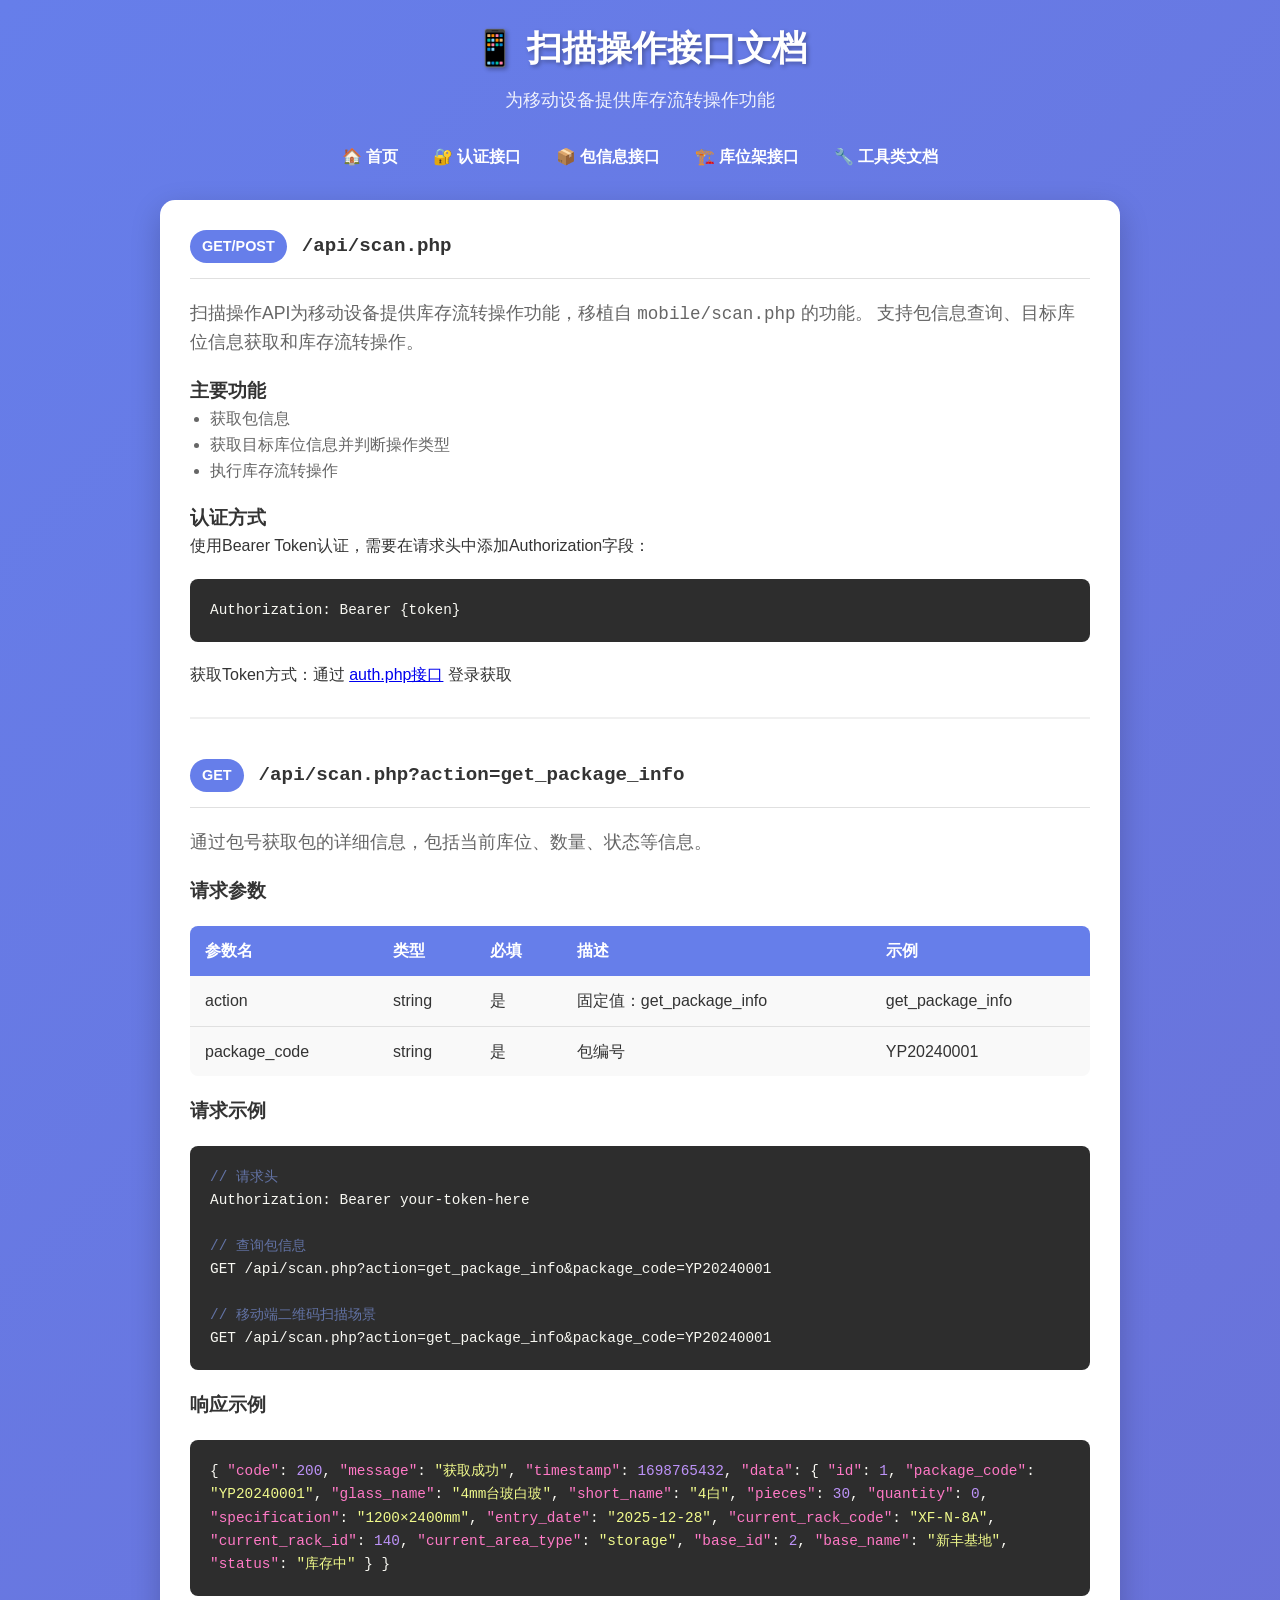
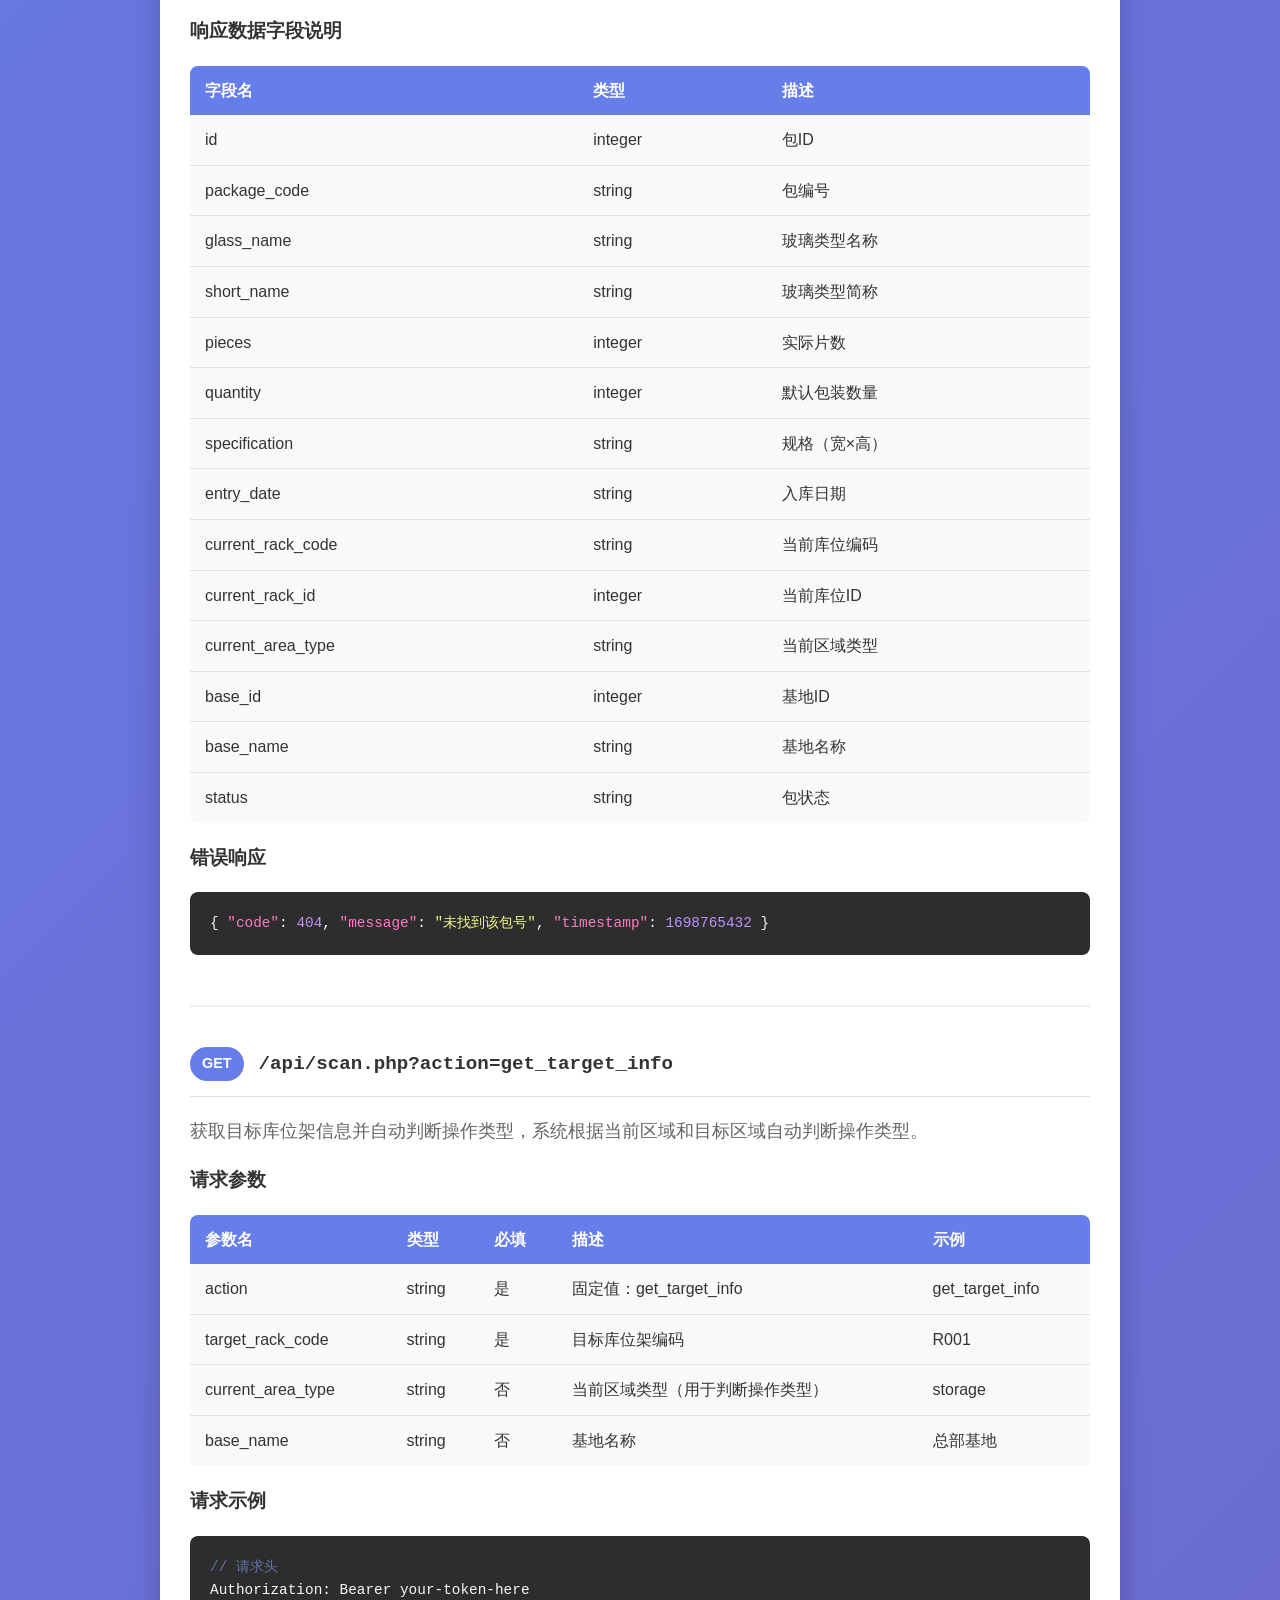
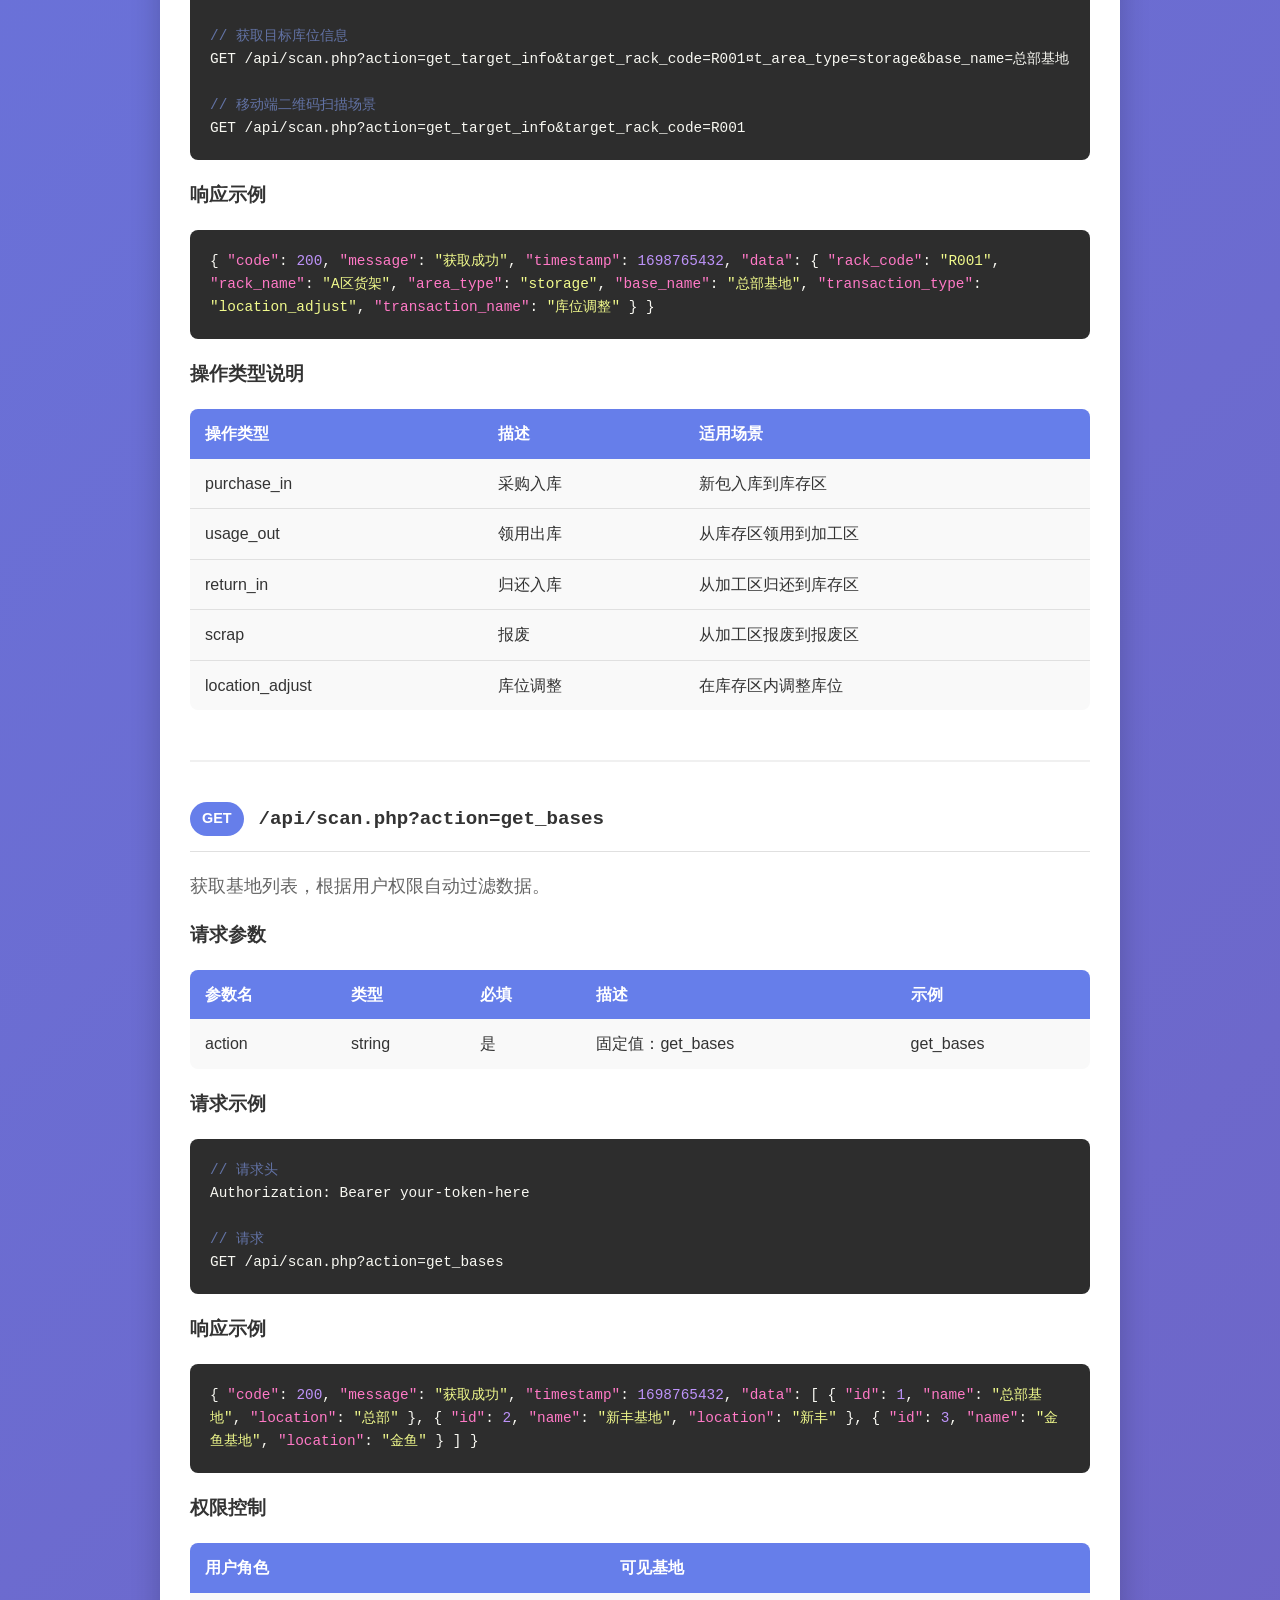
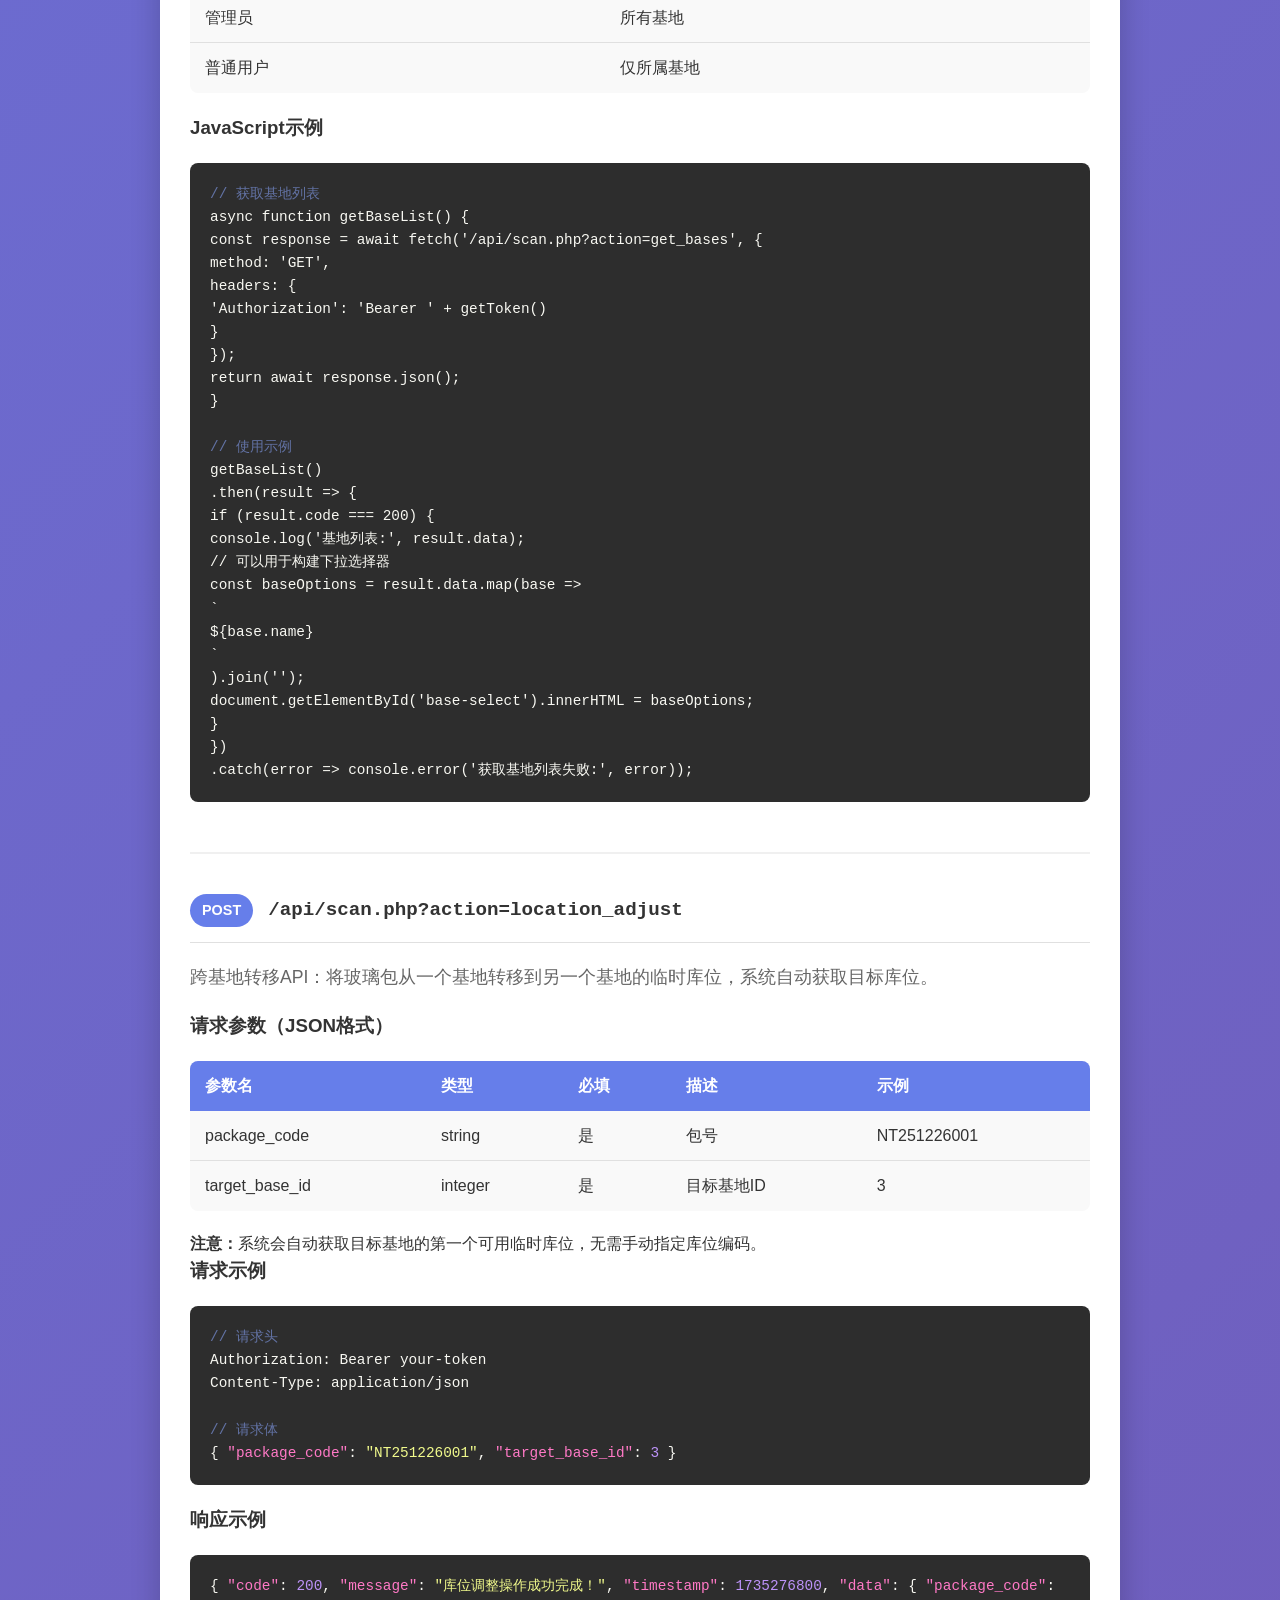
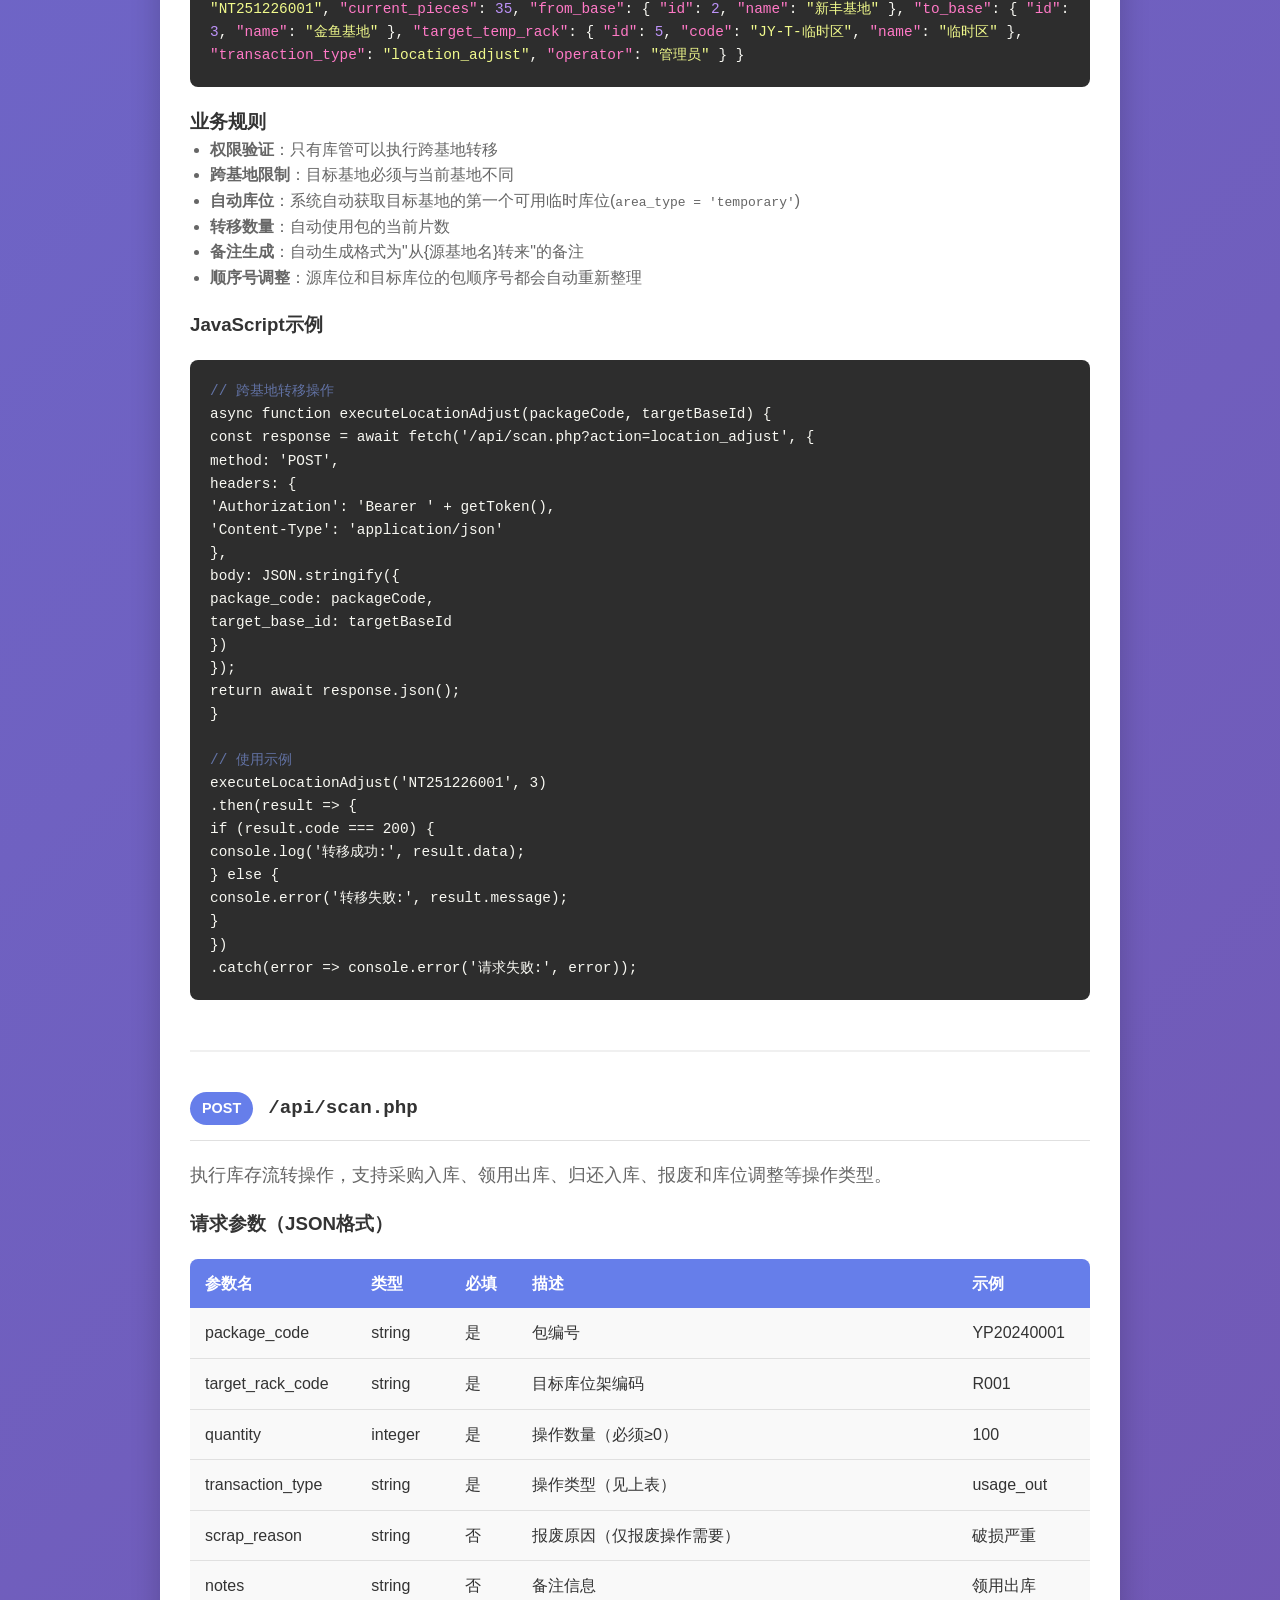
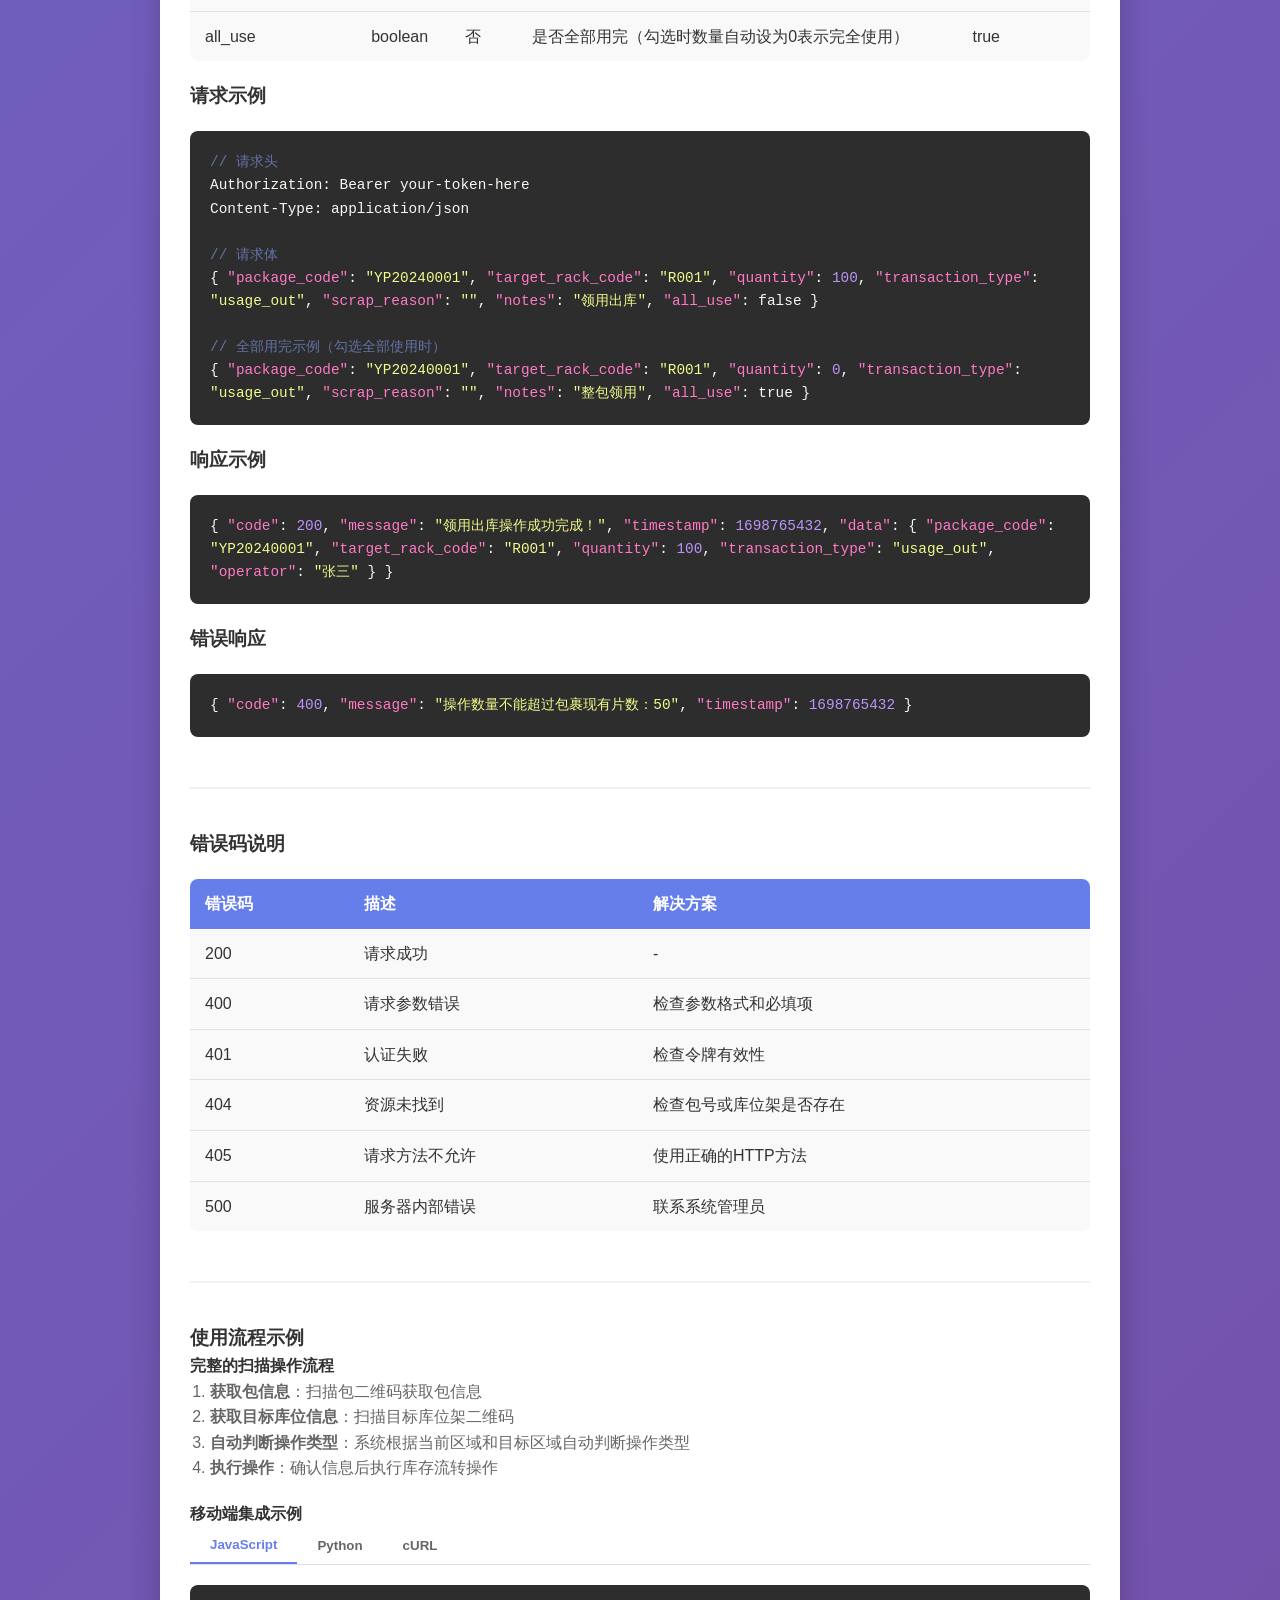
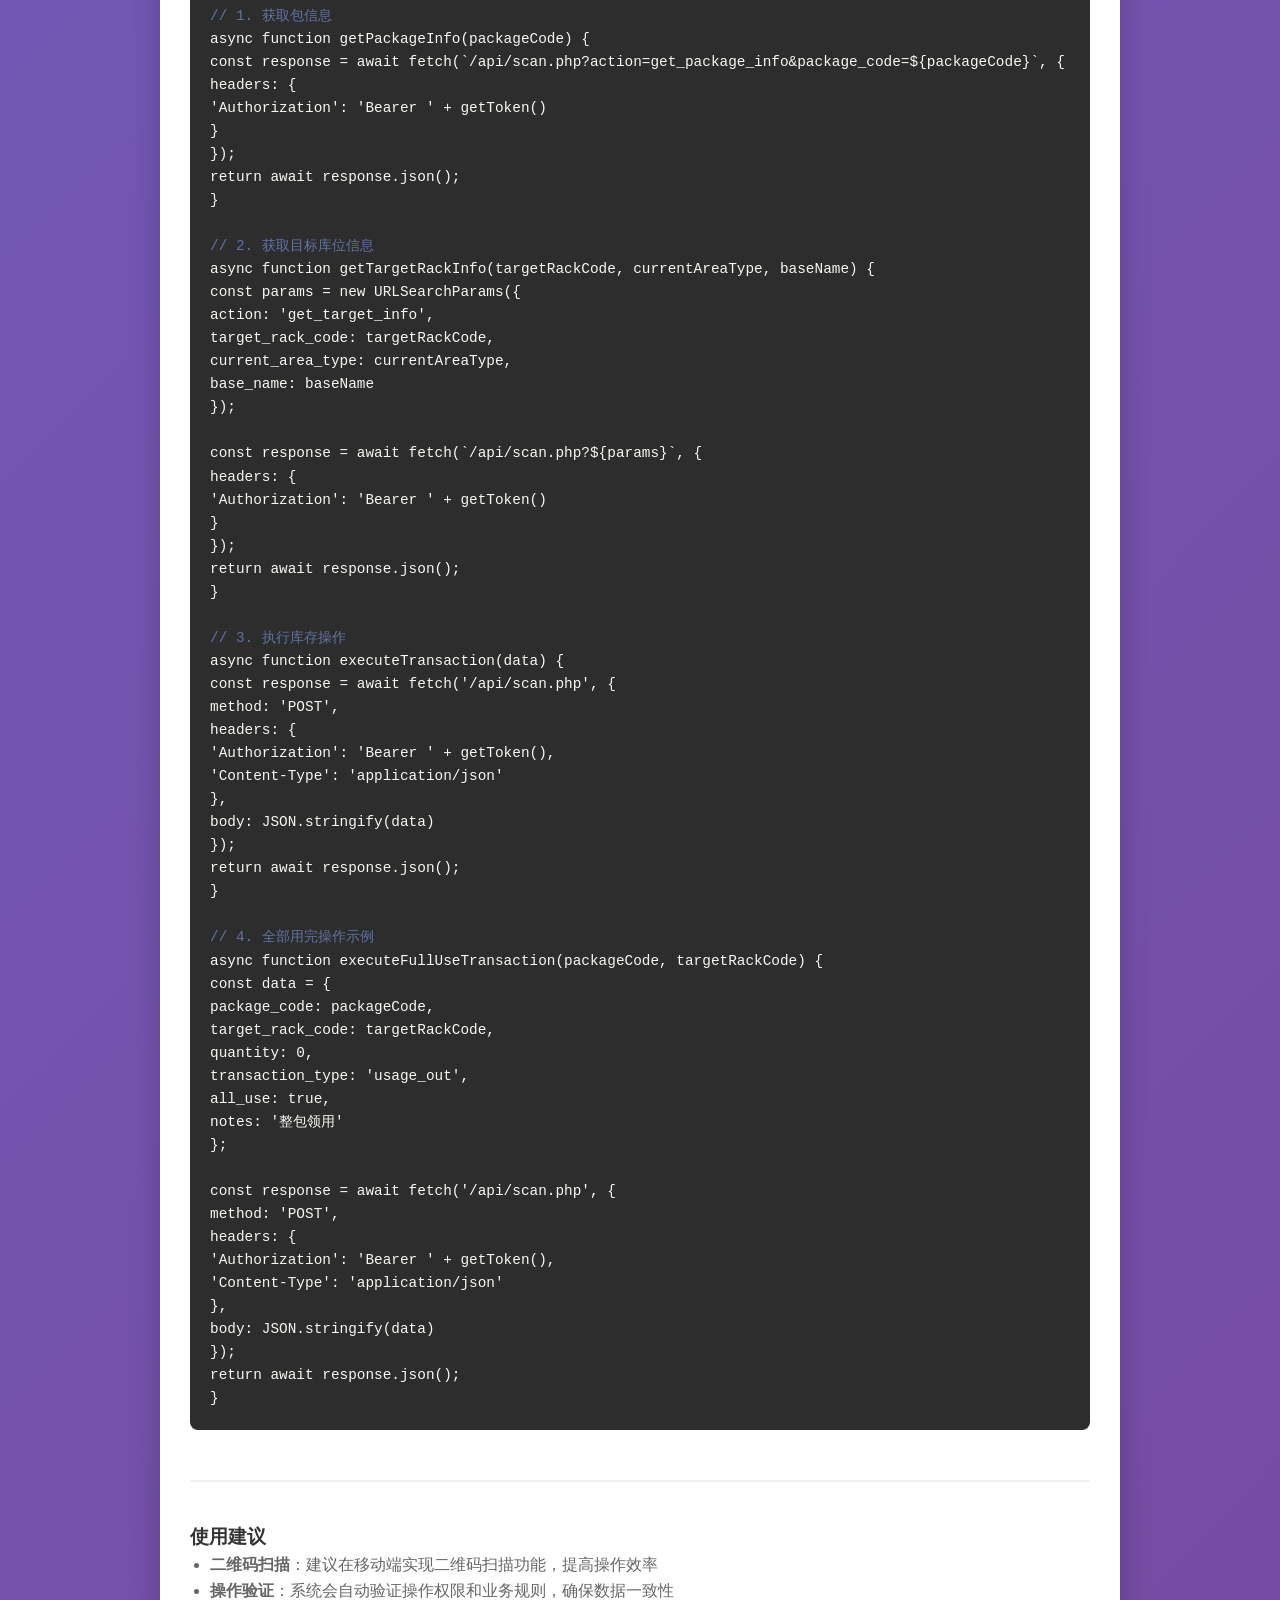
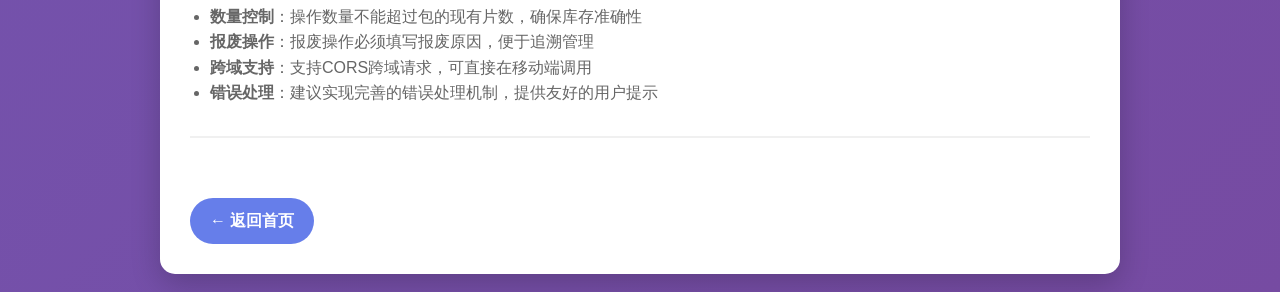
<file: api/scan.html>
<!DOCTYPE html>
<html lang="zh-CN">
<head>
    <meta charset="UTF-8">
    <meta name="viewport" content="width=device-width, initial-scale=1.0">
    <title>扫描操作接口文档 - 原片管理系统</title>
    <style>
        * {
            margin: 0;
            padding: 0;
            box-sizing: border-box;
        }
        
        body {
            font-family: 'Segoe UI', Tahoma, Geneva, Verdana, sans-serif;
            line-height: 1.6;
            color: #333;
            background: linear-gradient(135deg, #667eea 0%, #764ba2 100%);
            min-height: 100vh;
        }
        
        .container {
            max-width: 1000px;
            margin: 0 auto;
            padding: 20px;
        }
        
        .header {
            text-align: center;
            margin-bottom: 30px;
            color: white;
        }
        
        .header h1 {
            font-size: 2.2rem;
            margin-bottom: 10px;
            text-shadow: 2px 2px 4px rgba(0,0,0,0.3);
        }
        
        .header p {
            font-size: 1.1rem;
            opacity: 0.9;
        }
        
        .nav {
            text-align: center;
            margin-bottom: 30px;
        }
        
        .nav a {
            color: white;
            text-decoration: none;
            margin: 0 15px;
            font-weight: bold;
            transition: opacity 0.3s ease;
        }
        
        .nav a:hover {
            opacity: 0.8;
        }
        
        .content {
            background: white;
            border-radius: 15px;
            padding: 30px;
            box-shadow: 0 10px 30px rgba(0,0,0,0.2);
        }
        
        .api-section {
            margin-bottom: 40px;
            border-bottom: 2px solid #f0f0f0;
            padding-bottom: 30px;
        }
        
        .api-section:last-child {
            border-bottom: none;
            margin-bottom: 0;
        }
        
        .api-header {
            display: flex;
            align-items: center;
            margin-bottom: 20px;
            padding-bottom: 15px;
            border-bottom: 1px solid #e0e0e0;
        }
        
        .method-badge {
            background: #667eea;
            color: white;
            padding: 5px 12px;
            border-radius: 20px;
            font-weight: bold;
            margin-right: 15px;
            font-size: 0.9rem;
        }
        
        .endpoint {
            font-family: 'Courier New', monospace;
            font-size: 1.2rem;
            font-weight: bold;
            color: #333;
        }
        
        .description {
            color: #666;
            margin-bottom: 20px;
            font-size: 1.1rem;
        }
        
        .param-table {
            width: 100%;
            border-collapse: collapse;
            margin: 20px 0;
            background: #f9f9f9;
            border-radius: 8px;
            overflow: hidden;
        }
        
        .param-table th {
            background: #667eea;
            color: white;
            padding: 12px 15px;
            text-align: left;
            font-weight: bold;
        }
        
        .param-table td {
            padding: 12px 15px;
            border-bottom: 1px solid #e0e0e0;
        }
        
        .param-table tr:last-child td {
            border-bottom: none;
        }
        
        .code-block {
            background: #2d2d2d;
            color: #f8f8f2;
            padding: 20px;
            border-radius: 8px;
            margin: 20px 0;
            overflow-x: auto;
            font-family: 'Courier New', monospace;
            font-size: 0.9rem;
        }
        
        .code-block .comment {
            color: #6272a4;
        }
        
        .code-block .string {
            color: #f1fa8c;
        }
        
        .code-block .number {
            color: #bd93f9;
        }
        
        .code-block .key {
            color: #ff79c6;
        }
        
        .back-btn {
            display: inline-block;
            background: #667eea;
            color: white;
            padding: 10px 20px;
            border-radius: 25px;
            text-decoration: none;
            font-weight: bold;
            transition: background 0.3s ease;
            margin-top: 20px;
        }
        
        .back-btn:hover {
            background: #5a6fd8;
        }
        
        .example-tabs {
            display: flex;
            margin-bottom: 15px;
            border-bottom: 1px solid #e0e0e0;
        }
        
        .example-tab {
            padding: 10px 20px;
            cursor: pointer;
            border: none;
            background: none;
            font-weight: bold;
            color: #666;
            transition: color 0.3s ease;
        }
        
        .example-tab.active {
            color: #667eea;
            border-bottom: 2px solid #667eea;
        }
        
        .example-content {
            display: none;
        }
        
        .example-content.active {
            display: block;
        }
        
        .data-structure {
            background: #f8f9fa;
            border: 1px solid #e9ecef;
            border-radius: 8px;
            padding: 20px;
            margin: 20px 0;
        }
        
        .data-structure h4 {
            color: #667eea;
            margin-bottom: 15px;
        }
        
        .data-field {
            margin-bottom: 10px;
            padding-left: 15px;
            border-left: 3px solid #667eea;
        }
        
        .data-field .field-name {
            font-weight: bold;
            color: #333;
        }
        
        .data-field .field-type {
            color: #666;
            font-size: 0.9rem;
        }
        
        .data-field .field-desc {
            color: #666;
            font-size: 0.9rem;
        }
        
        @media (max-width: 768px) {
            .container {
                padding: 10px;
            }
            
            .content {
                padding: 20px;
            }
            
            .api-header {
                flex-direction: column;
                align-items: flex-start;
            }
            
            .method-badge {
                margin-bottom: 10px;
            }
        }
    </style>
</head>
<body>
    <div class="container">
        <div class="header">
            <h1>📱 扫描操作接口文档</h1>
            <p>为移动设备提供库存流转操作功能</p>
        </div>
        
        <div class="nav">
            <a href="index.html">🏠 首页</a>
            <a href="auth.html">🔐 认证接口</a>
            <a href="packages.html">📦 包信息接口</a>
            <a href="racks.html">🏗️ 库位架接口</a>
            <a href="apicommon.html">🔧 工具类文档</a>
        </div>
        
        <div class="content">
        
            <div class="api-section">
                <div class="api-header">
                    <span class="method-badge">GET/POST</span>
                    <span class="endpoint">/api/scan.php</span>
                </div>
                
                <div class="description">
                    扫描操作API为移动设备提供库存流转操作功能，移植自 <code>mobile/scan.php</code> 的功能。
                    支持包信息查询、目标库位信息获取和库存流转操作。
                </div>
                
                <h3>主要功能</h3>
                <ul style="color: #666; margin-left: 20px; margin-bottom: 20px;">
                    <li>获取包信息</li>
                    <li>获取目标库位信息并判断操作类型</li>
                    <li>执行库存流转操作</li>
                </ul>
                
                <h3>认证方式</h3>
                <p>使用Bearer Token认证，需要在请求头中添加Authorization字段：</p>
                <div class="code-block">
Authorization: Bearer {token}
                </div>
                <p>获取Token方式：通过 <a href="auth.html">auth.php接口</a> 登录获取</p>
            </div>

            <div class="api-section">
                <div class="api-header">
                    <span class="method-badge">GET</span>
                    <span class="endpoint">/api/scan.php?action=get_package_info</span>
                </div>
                
                <div class="description">
                    通过包号获取包的详细信息，包括当前库位、数量、状态等信息。
                </div>
                
                <h3>请求参数</h3>
                <table class="param-table">
                    <thead>
                        <tr>
                            <th>参数名</th>
                            <th>类型</th>
                            <th>必填</th>
                            <th>描述</th>
                            <th>示例</th>
                        </tr>
                    </thead>
                    <tbody>
                        <tr>
                            <td>action</td>
                            <td>string</td>
                            <td>是</td>
                            <td>固定值：get_package_info</td>
                            <td>get_package_info</td>
                        </tr>
                        <tr>
                            <td>package_code</td>
                            <td>string</td>
                            <td>是</td>
                            <td>包编号</td>
                            <td>YP20240001</td>
                        </tr>
                    </tbody>
                </table>
                
                <h3>请求示例</h3>
                <div class="code-block">
<span class="comment">// 请求头</span><br>
Authorization: Bearer your-token-here<br>
<br>
<span class="comment">// 查询包信息</span><br>
GET /api/scan.php?action=get_package_info&package_code=YP20240001<br>
<br>
<span class="comment">// 移动端二维码扫描场景</span><br>
GET /api/scan.php?action=get_package_info&package_code=YP20240001
                </div>
                
                <h3>响应示例</h3>
                <div class="code-block">
{
    <span class="key">"code"</span>: <span class="number">200</span>,
    <span class="key">"message"</span>: <span class="string">"获取成功"</span>,
    <span class="key">"timestamp"</span>: <span class="number">1698765432</span>,
    <span class="key">"data"</span>: {
        <span class="key">"id"</span>: <span class="number">1</span>,
        <span class="key">"package_code"</span>: <span class="string">"YP20240001"</span>,
        <span class="key">"glass_name"</span>: <span class="string">"4mm台玻白玻"</span>,
        <span class="key">"short_name"</span>: <span class="string">"4白"</span>,
        <span class="key">"pieces"</span>: <span class="number">30</span>,
        <span class="key">"quantity"</span>: <span class="number">0</span>,
        <span class="key">"specification"</span>: <span class="string">"1200×2400mm"</span>,
        <span class="key">"entry_date"</span>: <span class="string">"2025-12-28"</span>,
        <span class="key">"current_rack_code"</span>: <span class="string">"XF-N-8A"</span>,
        <span class="key">"current_rack_id"</span>: <span class="number">140</span>,
        <span class="key">"current_area_type"</span>: <span class="string">"storage"</span>,
        <span class="key">"base_id"</span>: <span class="number">2</span>,
        <span class="key">"base_name"</span>: <span class="string">"新丰基地"</span>,
        <span class="key">"status"</span>: <span class="string">"库存中"</span>
    }
}
                </div>
                
                <h3>响应数据字段说明</h3>
                <table class="param-table">
                    <thead>
                        <tr>
                            <th>字段名</th>
                            <th>类型</th>
                            <th>描述</th>
                        </tr>
                    </thead>
                    <tbody>
                        <tr>
                            <td>id</td>
                            <td>integer</td>
                            <td>包ID</td>
                        </tr>
                        <tr>
                            <td>package_code</td>
                            <td>string</td>
                            <td>包编号</td>
                        </tr>
                        <tr>
                            <td>glass_name</td>
                            <td>string</td>
                            <td>玻璃类型名称</td>
                        </tr>
                        <tr>
                            <td>short_name</td>
                            <td>string</td>
                            <td>玻璃类型简称</td>
                        </tr>
                        <tr>
                            <td>pieces</td>
                            <td>integer</td>
                            <td>实际片数</td>
                        </tr>
                        <tr>
                            <td>quantity</td>
                            <td>integer</td>
                            <td>默认包装数量</td>
                        </tr>
                        <tr>
                            <td>specification</td>
                            <td>string</td>
                            <td>规格（宽×高）</td>
                        </tr>
                        <tr>
                            <td>entry_date</td>
                            <td>string</td>
                            <td>入库日期</td>
                        </tr>
                        <tr>
                            <td>current_rack_code</td>
                            <td>string</td>
                            <td>当前库位编码</td>
                        </tr>
                        <tr>
                            <td>current_rack_id</td>
                            <td>integer</td>
                            <td>当前库位ID</td>
                        </tr>
                        <tr>
                            <td>current_area_type</td>
                            <td>string</td>
                            <td>当前区域类型</td>
                        </tr>
                        <tr>
                            <td>base_id</td>
                            <td>integer</td>
                            <td>基地ID</td>
                        </tr>
                        <tr>
                            <td>base_name</td>
                            <td>string</td>
                            <td>基地名称</td>
                        </tr>
                        <tr>
                            <td>status</td>
                            <td>string</td>
                            <td>包状态</td>
                        </tr>
                    </tbody>
                </table>
                
                <h3>错误响应</h3>
                <div class="code-block">
{
    <span class="key">"code"</span>: <span class="number">404</span>,
    <span class="key">"message"</span>: <span class="string">"未找到该包号"</span>,
    <span class="key">"timestamp"</span>: <span class="number">1698765432</span>
}
                </div>
            </div>

            <div class="api-section">
                <div class="api-header">
                    <span class="method-badge">GET</span>
                    <span class="endpoint">/api/scan.php?action=get_target_info</span>
                </div>
                
                <div class="description">
                    获取目标库位架信息并自动判断操作类型，系统根据当前区域和目标区域自动判断操作类型。
                </div>
                
                <h3>请求参数</h3>
                <table class="param-table">
                    <thead>
                        <tr>
                            <th>参数名</th>
                            <th>类型</th>
                            <th>必填</th>
                            <th>描述</th>
                            <th>示例</th>
                        </tr>
                    </thead>
                    <tbody>
                        <tr>
                            <td>action</td>
                            <td>string</td>
                            <td>是</td>
                            <td>固定值：get_target_info</td>
                            <td>get_target_info</td>
                        </tr>
                        <tr>
                            <td>target_rack_code</td>
                            <td>string</td>
                            <td>是</td>
                            <td>目标库位架编码</td>
                            <td>R001</td>
                        </tr>
                        <tr>
                            <td>current_area_type</td>
                            <td>string</td>
                            <td>否</td>
                            <td>当前区域类型（用于判断操作类型）</td>
                            <td>storage</td>
                        </tr>
                        <tr>
                            <td>base_name</td>
                            <td>string</td>
                            <td>否</td>
                            <td>基地名称</td>
                            <td>总部基地</td>
                        </tr>
                    </tbody>
                </table>
                
                <h3>请求示例</h3>
                <div class="code-block">
<span class="comment">// 请求头</span><br>
Authorization: Bearer your-token-here<br>
<br>
<span class="comment">// 获取目标库位信息</span><br>
GET /api/scan.php?action=get_target_info&target_rack_code=R001&current_area_type=storage&base_name=总部基地<br>
<br>
<span class="comment">// 移动端二维码扫描场景</span><br>
GET /api/scan.php?action=get_target_info&target_rack_code=R001
                </div>
                
                <h3>响应示例</h3>
                <div class="code-block">
{
    <span class="key">"code"</span>: <span class="number">200</span>,
    <span class="key">"message"</span>: <span class="string">"获取成功"</span>,
    <span class="key">"timestamp"</span>: <span class="number">1698765432</span>,
    <span class="key">"data"</span>: {
        <span class="key">"rack_code"</span>: <span class="string">"R001"</span>,
        <span class="key">"rack_name"</span>: <span class="string">"A区货架"</span>,
        <span class="key">"area_type"</span>: <span class="string">"storage"</span>,
        <span class="key">"base_name"</span>: <span class="string">"总部基地"</span>,
        <span class="key">"transaction_type"</span>: <span class="string">"location_adjust"</span>,
        <span class="key">"transaction_name"</span>: <span class="string">"库位调整"</span>
    }
}
                </div>
                
                <h3>操作类型说明</h3>
                <table class="param-table">
                    <thead>
                        <tr>
                            <th>操作类型</th>
                            <th>描述</th>
                            <th>适用场景</th>
                        </tr>
                    </thead>
                    <tbody>
                        <tr>
                            <td>purchase_in</td>
                            <td>采购入库</td>
                            <td>新包入库到库存区</td>
                        </tr>
                        <tr>
                            <td>usage_out</td>
                            <td>领用出库</td>
                            <td>从库存区领用到加工区</td>
                        </tr>
                        <tr>
                            <td>return_in</td>
                            <td>归还入库</td>
                            <td>从加工区归还到库存区</td>
                        </tr>
                        <tr>
                            <td>scrap</td>
                            <td>报废</td>
                            <td>从加工区报废到报废区</td>
                        </tr>
                        <tr>
                            <td>location_adjust</td>
                            <td>库位调整</td>
                            <td>在库存区内调整库位</td>
                        </tr>
                    </tbody>
                </table>
            </div>

            <div class="api-section">
                <div class="api-header">
                    <span class="method-badge">GET</span>
                    <span class="endpoint">/api/scan.php?action=get_bases</span>
                </div>
                
                <div class="description">
                    获取基地列表，根据用户权限自动过滤数据。
                </div>
                
                <h3>请求参数</h3>
                <table class="param-table">
                    <thead>
                        <tr>
                            <th>参数名</th>
                            <th>类型</th>
                            <th>必填</th>
                            <th>描述</th>
                            <th>示例</th>
                        </tr>
                    </thead>
                    <tbody>
                        <tr>
                            <td>action</td>
                            <td>string</td>
                            <td>是</td>
                            <td>固定值：get_bases</td>
                            <td>get_bases</td>
                        </tr>
                    </tbody>
                </table>
                
                <h3>请求示例</h3>
                <div class="code-block">
<span class="comment">// 请求头</span><br>
Authorization: Bearer your-token-here<br>
<br>
<span class="comment">// 请求</span><br>
GET /api/scan.php?action=get_bases
                </div>
                
                <h3>响应示例</h3>
                <div class="code-block">
{
    <span class="key">"code"</span>: <span class="number">200</span>,
    <span class="key">"message"</span>: <span class="string">"获取成功"</span>,
    <span class="key">"timestamp"</span>: <span class="number">1698765432</span>,
    <span class="key">"data"</span>: [
        {
            <span class="key">"id"</span>: <span class="number">1</span>,
            <span class="key">"name"</span>: <span class="string">"总部基地"</span>,
            <span class="key">"location"</span>: <span class="string">"总部"</span>
        },
        {
            <span class="key">"id"</span>: <span class="number">2</span>,
            <span class="key">"name"</span>: <span class="string">"新丰基地"</span>,
            <span class="key">"location"</span>: <span class="string">"新丰"</span>
        },
        {
            <span class="key">"id"</span>: <span class="number">3</span>,
            <span class="key">"name"</span>: <span class="string">"金鱼基地"</span>,
            <span class="key">"location"</span>: <span class="string">"金鱼"</span>
        }
    ]
}
                </div>
                
                <h3>权限控制</h3>
                <table class="param-table">
                    <thead>
                        <tr>
                            <th>用户角色</th>
                            <th>可见基地</th>
                        </tr>
                    </thead>
                    <tbody>
                        <tr>
                            <td>管理员</td>
                            <td>所有基地</td>
                        </tr>
                        <tr>
                            <td>普通用户</td>
                            <td>仅所属基地</td>
                        </tr>
                    </tbody>
                </table>
                
                <h3>JavaScript示例</h3>
                <div class="code-block">
<span class="comment">// 获取基地列表</span><br>
async function getBaseList() {<br>
    const response = await fetch('/api/scan.php?action=get_bases', {<br>
        method: 'GET',<br>
        headers: {<br>
            'Authorization': 'Bearer ' + getToken()<br>
        }<br>
    });<br>
    return await response.json();<br>
}<br>
<br>
<span class="comment">// 使用示例</span><br>
getBaseList()<br>
    .then(result => {<br>
        if (result.code === 200) {<br>
            console.log('基地列表:', result.data);<br>
            // 可以用于构建下拉选择器<br>
            const baseOptions = result.data.map(base => <br>
                `<option value="${base.id}">${base.name}</option>`<br>
            ).join('');<br>
            document.getElementById('base-select').innerHTML = baseOptions;<br>
        }<br>
    })<br>
    .catch(error => console.error('获取基地列表失败:', error));
                </div>
            </div>

            <div class="api-section">
                <div class="api-header">
                    <span class="method-badge">POST</span>
                    <span class="endpoint">/api/scan.php?action=location_adjust</span>
                </div>
                
                <div class="description">
                    跨基地转移API：将玻璃包从一个基地转移到另一个基地的临时库位，系统自动获取目标库位。
                </div>
                
                <h3>请求参数（JSON格式）</h3>
                <table class="param-table">
                    <thead>
                        <tr>
                            <th>参数名</th>
                            <th>类型</th>
                            <th>必填</th>
                            <th>描述</th>
                            <th>示例</th>
                        </tr>
                    </thead>
                    <tbody>
                        <tr>
                            <td>package_code</td>
                            <td>string</td>
                            <td>是</td>
                            <td>包号</td>
                            <td>NT251226001</td>
                        </tr>
                        <tr>
                            <td>target_base_id</td>
                            <td>integer</td>
                            <td>是</td>
                            <td>目标基地ID</td>
                            <td>3</td>
                        </tr>
                    </tbody>
                </table>
                
                <p><strong>注意：</strong>系统会自动获取目标基地的第一个可用临时库位，无需手动指定库位编码。</p>
                
                <h3>请求示例</h3>
                <div class="code-block">
<span class="comment">// 请求头</span><br>
Authorization: Bearer your-token<br>
Content-Type: application/json<br>
<br>
<span class="comment">// 请求体</span><br>
{
    <span class="key">"package_code"</span>: <span class="string">"NT251226001"</span>,
    <span class="key">"target_base_id"</span>: <span class="number">3</span>
}
                </div>
                
                <h3>响应示例</h3>
                <div class="code-block">
{
    <span class="key">"code"</span>: <span class="number">200</span>,
    <span class="key">"message"</span>: <span class="string">"库位调整操作成功完成！"</span>,
    <span class="key">"timestamp"</span>: <span class="number">1735276800</span>,
    <span class="key">"data"</span>: {
        <span class="key">"package_code"</span>: <span class="string">"NT251226001"</span>,
        <span class="key">"current_pieces"</span>: <span class="number">35</span>,
        <span class="key">"from_base"</span>: {
            <span class="key">"id"</span>: <span class="number">2</span>,
            <span class="key">"name"</span>: <span class="string">"新丰基地"</span>
        },
        <span class="key">"to_base"</span>: {
            <span class="key">"id"</span>: <span class="number">3</span>,
            <span class="key">"name"</span>: <span class="string">"金鱼基地"</span>
        },
        <span class="key">"target_temp_rack"</span>: {
            <span class="key">"id"</span>: <span class="number">5</span>,
            <span class="key">"code"</span>: <span class="string">"JY-T-临时区"</span>,
            <span class="key">"name"</span>: <span class="string">"临时区"</span>
        },
        <span class="key">"transaction_type"</span>: <span class="string">"location_adjust"</span>,
        <span class="key">"operator"</span>: <span class="string">"管理员"</span>
    }
}
                </div>
                
                <h3>业务规则</h3>
                <ul style="color: #666; margin-left: 20px; margin-bottom: 20px;">
                    <li><strong>权限验证</strong>：只有库管可以执行跨基地转移</li>
                    <li><strong>跨基地限制</strong>：目标基地必须与当前基地不同</li>
                    <li><strong>自动库位</strong>：系统自动获取目标基地的第一个可用临时库位(<code>area_type = 'temporary'</code>)</li>
                    <li><strong>转移数量</strong>：自动使用包的当前片数</li>
                    <li><strong>备注生成</strong>：自动生成格式为"从{源基地名}转来"的备注</li>
                    <li><strong>顺序号调整</strong>：源库位和目标库位的包顺序号都会自动重新整理</li>
                </ul>
                
                <h3>JavaScript示例</h3>
                <div class="code-block">
<span class="comment">// 跨基地转移操作</span><br>
async function executeLocationAdjust(packageCode, targetBaseId) {<br>
    const response = await fetch('/api/scan.php?action=location_adjust', {<br>
        method: 'POST',<br>
        headers: {<br>
            'Authorization': 'Bearer ' + getToken(),<br>
            'Content-Type': 'application/json'<br>
        },<br>
        body: JSON.stringify({<br>
            package_code: packageCode,<br>
            target_base_id: targetBaseId<br>
        })<br>
    });<br>
    return await response.json();<br>
}<br>
<br>
<span class="comment">// 使用示例</span><br>
executeLocationAdjust('NT251226001', 3)<br>
    .then(result => {<br>
        if (result.code === 200) {<br>
            console.log('转移成功:', result.data);<br>
        } else {<br>
            console.error('转移失败:', result.message);<br>
        }<br>
    })<br>
    .catch(error => console.error('请求失败:', error));
                </div>
            </div>

            <div class="api-section">
                <div class="api-header">
                    <span class="method-badge">POST</span>
                    <span class="endpoint">/api/scan.php</span>
                </div>
                
                <div class="description">
                    执行库存流转操作，支持采购入库、领用出库、归还入库、报废和库位调整等操作类型。
                </div>
                
                <h3>请求参数（JSON格式）</h3>
                <table class="param-table">
                    <thead>
                        <tr>
                            <th>参数名</th>
                            <th>类型</th>
                            <th>必填</th>
                            <th>描述</th>
                            <th>示例</th>
                        </tr>
                    </thead>
                    <tbody>
                        <tr>
                            <td>package_code</td>
                            <td>string</td>
                            <td>是</td>
                            <td>包编号</td>
                            <td>YP20240001</td>
                        </tr>
                        <tr>
                            <td>target_rack_code</td>
                            <td>string</td>
                            <td>是</td>
                            <td>目标库位架编码</td>
                            <td>R001</td>
                        </tr>
                        <tr>
                            <td>quantity</td>
                            <td>integer</td>
                            <td>是</td>
                            <td>操作数量（必须≥0）</td>
                            <td>100</td>
                        </tr>
                        <tr>
                            <td>transaction_type</td>
                            <td>string</td>
                            <td>是</td>
                            <td>操作类型（见上表）</td>
                            <td>usage_out</td>
                        </tr>
                        <tr>
                            <td>scrap_reason</td>
                            <td>string</td>
                            <td>否</td>
                            <td>报废原因（仅报废操作需要）</td>
                            <td>破损严重</td>
                        </tr>
                        <tr>
                            <td>notes</td>
                            <td>string</td>
                            <td>否</td>
                            <td>备注信息</td>
                            <td>领用出库</td>
                        </tr>
                        <tr>
                            <td>all_use</td>
                            <td>boolean</td>
                            <td>否</td>
                            <td>是否全部用完（勾选时数量自动设为0表示完全使用）</td>
                            <td>true</td>
                        </tr>
                    </tbody>
                </table>
                
                <h3>请求示例</h3>
                <div class="code-block">
<span class="comment">// 请求头</span><br>
Authorization: Bearer your-token-here<br>
Content-Type: application/json<br>
<br>
<span class="comment">// 请求体</span><br>
{
    <span class="key">"package_code"</span>: <span class="string">"YP20240001"</span>,
    <span class="key">"target_rack_code"</span>: <span class="string">"R001"</span>,
    <span class="key">"quantity"</span>: <span class="number">100</span>,
    <span class="key">"transaction_type"</span>: <span class="string">"usage_out"</span>,
    <span class="key">"scrap_reason"</span>: <span class="string">""</span>,
    <span class="key">"notes"</span>: <span class="string">"领用出库"</span>,
    <span class="key">"all_use"</span>: <span class="boolean">false</span>
}
<br><br>
<span class="comment">// 全部用完示例（勾选全部使用时）</span><br>
{
    <span class="key">"package_code"</span>: <span class="string">"YP20240001"</span>,
    <span class="key">"target_rack_code"</span>: <span class="string">"R001"</span>,
    <span class="key">"quantity"</span>: <span class="number">0</span>,
    <span class="key">"transaction_type"</span>: <span class="string">"usage_out"</span>,
    <span class="key">"scrap_reason"</span>: <span class="string">""</span>,
    <span class="key">"notes"</span>: <span class="string">"整包领用"</span>,
    <span class="key">"all_use"</span>: <span class="boolean">true</span>
}
                </div>
                
                <h3>响应示例</h3>
                <div class="code-block">
{
    <span class="key">"code"</span>: <span class="number">200</span>,
    <span class="key">"message"</span>: <span class="string">"领用出库操作成功完成！"</span>,
    <span class="key">"timestamp"</span>: <span class="number">1698765432</span>,
    <span class="key">"data"</span>: {
        <span class="key">"package_code"</span>: <span class="string">"YP20240001"</span>,
        <span class="key">"target_rack_code"</span>: <span class="string">"R001"</span>,
        <span class="key">"quantity"</span>: <span class="number">100</span>,
        <span class="key">"transaction_type"</span>: <span class="string">"usage_out"</span>,
        <span class="key">"operator"</span>: <span class="string">"张三"</span>
    }
}
                </div>
                
                <h3>错误响应</h3>
                <div class="code-block">
{
    <span class="key">"code"</span>: <span class="number">400</span>,
    <span class="key">"message"</span>: <span class="string">"操作数量不能超过包裹现有片数：50"</span>,
    <span class="key">"timestamp"</span>: <span class="number">1698765432</span>
}
                </div>
            </div>

            <div class="api-section">
                <h3>错误码说明</h3>
                <table class="param-table">
                    <thead>
                        <tr>
                            <th>错误码</th>
                            <th>描述</th>
                            <th>解决方案</th>
                        </tr>
                    </thead>
                    <tbody>
                        <tr>
                            <td>200</td>
                            <td>请求成功</td>
                            <td>-</td>
                        </tr>
                        <tr>
                            <td>400</td>
                            <td>请求参数错误</td>
                            <td>检查参数格式和必填项</td>
                        </tr>
                        <tr>
                            <td>401</td>
                            <td>认证失败</td>
                            <td>检查令牌有效性</td>
                        </tr>
                        <tr>
                            <td>404</td>
                            <td>资源未找到</td>
                            <td>检查包号或库位架是否存在</td>
                        </tr>
                        <tr>
                            <td>405</td>
                            <td>请求方法不允许</td>
                            <td>使用正确的HTTP方法</td>
                        </tr>
                        <tr>
                            <td>500</td>
                            <td>服务器内部错误</td>
                            <td>联系系统管理员</td>
                        </tr>
                    </tbody>
                </table>
            </div>
            
            <div class="api-section">
                <h3>使用流程示例</h3>
                
                <h4>完整的扫描操作流程</h4>
                <ol style="color: #666; margin-left: 20px; margin-bottom: 20px;">
                    <li><strong>获取包信息</strong>：扫描包二维码获取包信息</li>
                    <li><strong>获取目标库位信息</strong>：扫描目标库位架二维码</li>
                    <li><strong>自动判断操作类型</strong>：系统根据当前区域和目标区域自动判断操作类型</li>
                    <li><strong>执行操作</strong>：确认信息后执行库存流转操作</li>
                </ol>
                
                <h4>移动端集成示例</h4>
                
                <div class="example-tabs">
                    <button class="example-tab active" onclick="showExample('js')">JavaScript</button>
                    <button class="example-tab" onclick="showExample('python')">Python</button>
                    <button class="example-tab" onclick="showExample('curl')">cURL</button>
                </div>
                
                <div id="js-example" class="example-content active">
                    <div class="code-block">
<span class="comment">// 1. 获取包信息</span><br>
async function getPackageInfo(packageCode) {<br>
    const response = await fetch(`/api/scan.php?action=get_package_info&package_code=${packageCode}`, {<br>
        headers: {<br>
            'Authorization': 'Bearer ' + getToken()<br>
        }<br>
    });<br>
    return await response.json();<br>
}<br>
<br>
<span class="comment">// 2. 获取目标库位信息</span><br>
async function getTargetRackInfo(targetRackCode, currentAreaType, baseName) {<br>
    const params = new URLSearchParams({<br>
        action: 'get_target_info',<br>
        target_rack_code: targetRackCode,<br>
        current_area_type: currentAreaType,<br>
        base_name: baseName<br>
    });<br>
    <br>
    const response = await fetch(`/api/scan.php?${params}`, {<br>
        headers: {<br>
            'Authorization': 'Bearer ' + getToken()<br>
        }<br>
    });<br>
    return await response.json();<br>
}<br>
<br>
<span class="comment">// 3. 执行库存操作</span><br>
async function executeTransaction(data) {<br>
    const response = await fetch('/api/scan.php', {<br>
        method: 'POST',<br>
        headers: {<br>
            'Authorization': 'Bearer ' + getToken(),<br>
            'Content-Type': 'application/json'<br>
        },<br>
        body: JSON.stringify(data)<br>
    });<br>
    return await response.json();<br>
}<br>
<br>
<span class="comment">// 4. 全部用完操作示例</span><br>
async function executeFullUseTransaction(packageCode, targetRackCode) {<br>
    const data = {<br>
        package_code: packageCode,<br>
        target_rack_code: targetRackCode,<br>
        quantity: 0,<br>
        transaction_type: 'usage_out',<br>
        all_use: true,<br>
        notes: '整包领用'<br>
    };<br>
    <br>
    const response = await fetch('/api/scan.php', {<br>
        method: 'POST',<br>
        headers: {<br>
            'Authorization': 'Bearer ' + getToken(),<br>
            'Content-Type': 'application/json'<br>
        },<br>
        body: JSON.stringify(data)<br>
    });<br>
    return await response.json();<br>
}
                    </div>
                </div>
                
                <div id="python-example" class="example-content">
                    <div class="code-block">
<span class="comment"># 1. 获取包信息</span><br>
import requests<br>
<br>
def get_package_info(token, package_code):<br>
    headers = {'Authorization': f'Bearer {token}'}<br>
    response = requests.get(<br>
        f'http://your-domain.com/api/scan.php',<br>
        headers=headers,<br>
        params={'action': 'get_package_info', 'package_code': package_code}<br>
    )<br>
    return response.json()<br>
<br>
<span class="comment"># 2. 获取目标库位信息</span><br>
def get_target_rack_info(token, target_rack_code, current_area_type='', base_name=''):<br>
    headers = {'Authorization': f'Bearer {token}'}<br>
    params = {<br>
        'action': 'get_target_info',<br>
        'target_rack_code': target_rack_code<br>
    }<br>
    if current_area_type:<br>
        params['current_area_type'] = current_area_type<br>
    if base_name:<br>
        params['base_name'] = base_name<br>
    <br>
    response = requests.get(<br>
        'http://your-domain.com/api/scan.php',<br>
        headers=headers,<br>
        params=params<br>
    )<br>
    return response.json()<br>
<br>
<span class="comment"># 3. 执行库存操作</span><br>
def execute_transaction(token, data):<br>
    headers = {<br>
        'Authorization': f'Bearer {token}',<br>
        'Content-Type': 'application/json'<br>
    }<br>
    response = requests.post(<br>
        'http://your-domain.com/api/scan.php',<br>
        headers=headers,<br>
        json=data<br>
    )<br>
    return response.json()<br>
<br>
<span class="comment"># 4. 全部用完操作示例</span><br>
def execute_full_use_transaction(token, package_code, target_rack_code):<br>
    data = {<br>
        'package_code': package_code,<br>
        'target_rack_code': target_rack_code,<br>
        'quantity': 0,<br>
        'transaction_type': 'usage_out',<br>
        'all_use': True,<br>
        'notes': '整包领用'<br>
    }<br>
    headers = {<br>
        'Authorization': f'Bearer {token}',<br>
        'Content-Type': 'application/json'<br>
    }<br>
    response = requests.post(<br>
        'http://your-domain.com/api/scan.php',<br>
        headers=headers,<br>
        json=data<br>
    )<br>
    return response.json()
                    </div>
                </div>
                
                <div id="curl-example" class="example-content">
                    <div class="code-block">
<span class="comment"># 1. 获取包信息</span><br>
curl -X GET \<br>
  -H "Authorization: Bearer your-token-here" \<br>
  "http://your-domain.com/api/scan.php?action=get_package_info&package_code=YP20240001"<br>
<br>
<span class="comment"># 2. 获取目标库位信息</span><br>
curl -X GET \<br>
  -H "Authorization: Bearer your-token-here" \<br>
  "http://your-domain.com/api/scan.php?action=get_target_info&target_rack_code=R001&current_area_type=storage"<br>
<br>
<span class="comment"># 3. 执行库存操作</span><br>
curl -X POST \<br>
  -H "Authorization: Bearer your-token-here" \<br>
  -H "Content-Type: application/json" \<br>
  -d '{"package_code":"YP20240001","target_rack_code":"R001","quantity":100,"transaction_type":"usage_out"}' \<br>
  "http://your-domain.com/api/scan.php"<br>
<br>
<span class="comment"># 4. 全部用完操作示例</span><br>
curl -X POST \<br>
  -H "Authorization: Bearer your-token-here" \<br>
  -H "Content-Type: application/json" \<br>
  -d '{"package_code":"YP20240001","target_rack_code":"R001","quantity":0,"transaction_type":"usage_out","all_use":true,"notes":"整包领用"}' \<br>
  "http://your-domain.com/api/scan.php"
                    </div>
                </div>
            </div>
            
            <div class="api-section">
                <h3>使用建议</h3>
                <ul style="color: #666; margin-left: 20px;">
                    <li><strong>二维码扫描</strong>：建议在移动端实现二维码扫描功能，提高操作效率</li>
                    <li><strong>操作验证</strong>：系统会自动验证操作权限和业务规则，确保数据一致性</li>
                    <li><strong>数量控制</strong>：操作数量不能超过包的现有片数，确保库存准确性</li>
                    <li><strong>报废操作</strong>：报废操作必须填写报废原因，便于追溯管理</li>
                    <li><strong>跨域支持</strong>：支持CORS跨域请求，可直接在移动端调用</li>
                    <li><strong>错误处理</strong>：建议实现完善的错误处理机制，提供友好的用户提示</li>
                </ul>
            </div>
            
            <a href="index.html" class="back-btn">← 返回首页</a>
        </div>
    </div>
    
    <script>
        function showExample(lang) {
            // 隐藏所有示例内容
            document.querySelectorAll('.example-content').forEach(content => {
                content.classList.remove('active');
            });
            
            // 移除所有标签的active类
            document.querySelectorAll('.example-tab').forEach(tab => {
                tab.classList.remove('active');
            });
            
            // 显示选中的示例内容
            document.getElementById(lang + '-example').classList.add('active');
            
            // 为选中的标签添加active类
            event.target.classList.add('active');
        }
    </script>
</body>
</html>
</file>
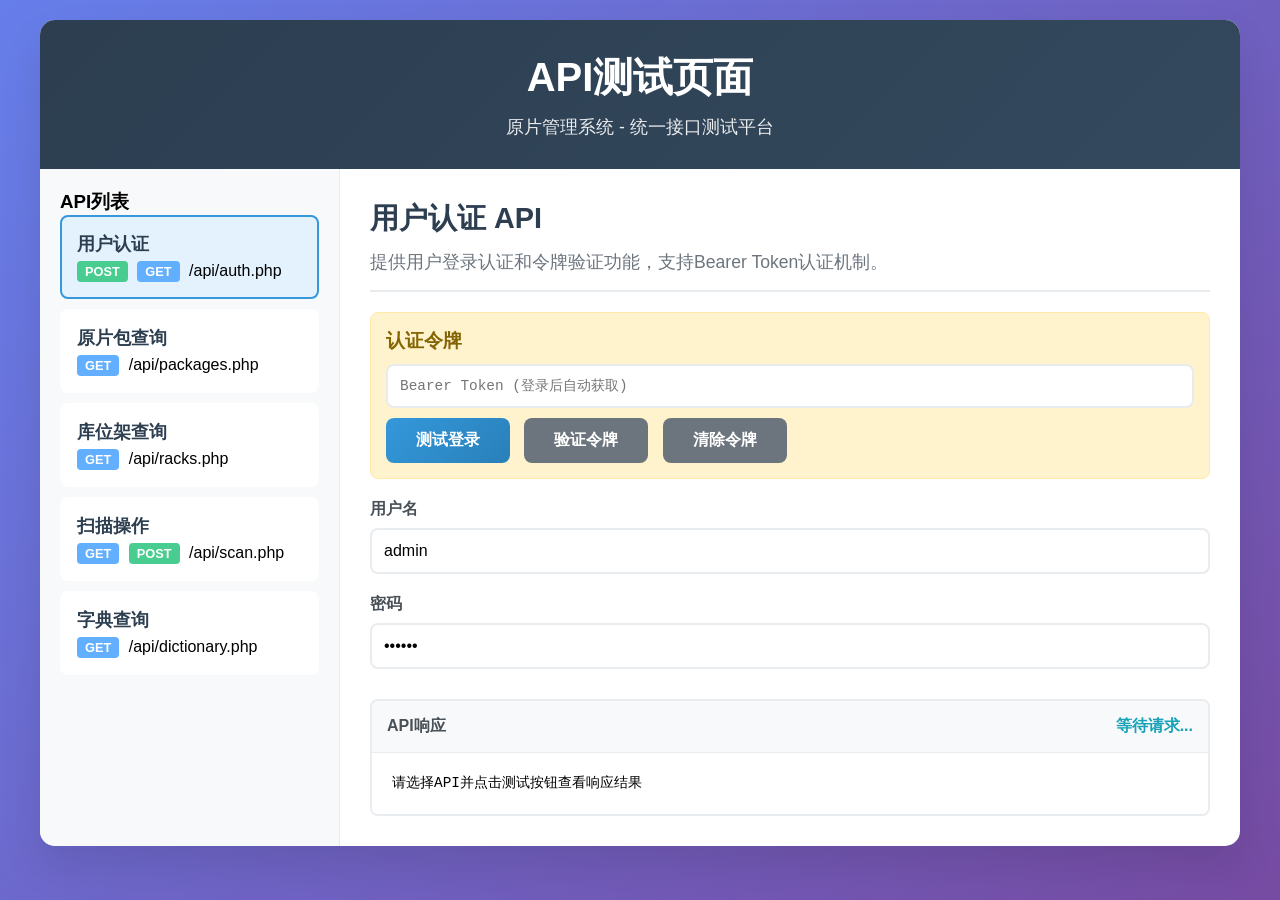
<file: api/test.html>
<!DOCTYPE html>
<html lang="zh-CN">
<head>
    <meta charset="UTF-8">
    <meta name="viewport" content="width=device-width, initial-scale=1.0">
    <title>API测试页面 - 原片管理系统</title>
    <style>
        * {
            margin: 0;
            padding: 0;
            box-sizing: border-box;
        }
        
        body {
            font-family: 'Segoe UI', Tahoma, Geneva, Verdana, sans-serif;
            background: linear-gradient(135deg, #667eea 0%, #764ba2 100%);
            min-height: 100vh;
            padding: 20px;
        }
        
        .container {
            max-width: 1200px;
            margin: 0 auto;
            background: white;
            border-radius: 15px;
            box-shadow: 0 20px 40px rgba(0,0,0,0.1);
            overflow: hidden;
        }
        
        .header {
            background: linear-gradient(135deg, #2c3e50, #34495e);
            color: white;
            padding: 30px;
            text-align: center;
        }
        
        .header h1 {
            font-size: 2.5rem;
            margin-bottom: 10px;
        }
        
        .header p {
            opacity: 0.9;
            font-size: 1.1rem;
        }
        
        .main-content {
            display: grid;
            grid-template-columns: 300px 1fr;
            min-height: 600px;
        }
        
        .sidebar {
            background: #f8f9fa;
            border-right: 1px solid #e9ecef;
            padding: 20px;
        }
        
        .api-list {
            list-style: none;
        }
        
        .api-item {
            padding: 15px;
            margin-bottom: 10px;
            background: white;
            border-radius: 8px;
            cursor: pointer;
            transition: all 0.3s ease;
            border: 2px solid transparent;
        }
        
        .api-item:hover {
            transform: translateY(-2px);
            box-shadow: 0 5px 15px rgba(0,0,0,0.1);
        }
        
        .api-item.active {
            border-color: #3498db;
            background: #e3f2fd;
        }
        
        .api-item h3 {
            font-size: 1.1rem;
            margin-bottom: 5px;
            color: #2c3e50;
        }
        
        .api-item .method {
            display: inline-block;
            padding: 3px 8px;
            border-radius: 4px;
            font-size: 0.8rem;
            font-weight: bold;
            margin-right: 5px;
        }
        
        .method.get { background: #61affe; color: white; }
        .method.post { background: #49cc90; color: white; }
        
        .content-area {
            padding: 30px;
            overflow-y: auto;
        }
        
        .api-section {
            display: none;
        }
        
        .api-section.active {
            display: block;
        }
        
        .section-header {
            margin-bottom: 20px;
            padding-bottom: 15px;
            border-bottom: 2px solid #e9ecef;
        }
        
        .section-header h2 {
            color: #2c3e50;
            font-size: 1.8rem;
            margin-bottom: 10px;
        }
        
        .section-header .description {
            color: #6c757d;
            font-size: 1.1rem;
            line-height: 1.5;
        }
        
        .form-group {
            margin-bottom: 20px;
        }
        
        .form-group label {
            display: block;
            margin-bottom: 8px;
            font-weight: 600;
            color: #495057;
        }
        
        .form-control {
            width: 100%;
            padding: 12px;
            border: 2px solid #e9ecef;
            border-radius: 8px;
            font-size: 1rem;
            transition: border-color 0.3s ease;
        }
        
        .form-control:focus {
            outline: none;
            border-color: #3498db;
            box-shadow: 0 0 0 3px rgba(52, 152, 219, 0.1);
        }
        
        .btn {
            padding: 12px 30px;
            border: none;
            border-radius: 8px;
            font-size: 1rem;
            font-weight: 600;
            cursor: pointer;
            transition: all 0.3s ease;
            margin-right: 10px;
        }
        
        .btn-primary {
            background: linear-gradient(135deg, #3498db, #2980b9);
            color: white;
        }
        
        .btn-primary:hover {
            transform: translateY(-2px);
            box-shadow: 0 5px 15px rgba(52, 152, 219, 0.3);
        }
        
        .btn-secondary {
            background: #6c757d;
            color: white;
        }
        
        .response-area {
            margin-top: 30px;
            border: 2px solid #e9ecef;
            border-radius: 8px;
            overflow: hidden;
        }
        
        .response-header {
            background: #f8f9fa;
            padding: 15px;
            border-bottom: 1px solid #e9ecef;
            font-weight: 600;
            color: #495057;
        }
        
        .response-content {
            padding: 20px;
            background: white;
            max-height: 400px;
            overflow-y: auto;
            font-family: 'Courier New', monospace;
            font-size: 0.9rem;
            line-height: 1.4;
        }
        
        .json-key { color: #d73a49; }
        .json-string { color: #032f62; }
        .json-number { color: #005cc5; }
        .json-boolean { color: #6f42c1; }
        .json-null { color: #6a737d; }
        
        .token-section {
            background: #fff3cd;
            border: 1px solid #ffeaa7;
            border-radius: 8px;
            padding: 15px;
            margin-bottom: 20px;
        }
        
        .token-section h3 {
            color: #856404;
            margin-bottom: 10px;
        }
        
        .token-input {
            font-family: 'Courier New', monospace;
            font-size: 0.9rem;
        }
        
        .status-success { color: #28a745; }
        .status-error { color: #dc3545; }
        .status-info { color: #17a2b8; }
        
        .loading {
            display: none;
            text-align: center;
            padding: 20px;
            color: #6c757d;
        }
        
        .loading.spinner {
            border: 3px solid #f3f3f3;
            border-top: 3px solid #3498db;
            border-radius: 50%;
            width: 30px;
            height: 30px;
            animation: spin 1s linear infinite;
            margin: 0 auto 10px;
        }
        
        @keyframes spin {
            0% { transform: rotate(0deg); }
            100% { transform: rotate(360deg); }
        }
        
        .param-row {
            display: grid;
            grid-template-columns: 1fr 1fr auto;
            gap: 10px;
            margin-bottom: 10px;
            align-items: center;
        }
        
        .remove-param {
            background: #dc3545;
            color: white;
            border: none;
            border-radius: 4px;
            padding: 8px 12px;
            cursor: pointer;
        }
        
        .add-param {
            background: #28a745;
            color: white;
            border: none;
            border-radius: 4px;
            padding: 8px 15px;
            cursor: pointer;
            margin-top: 10px;
        }
    </style>
</head>
<body>
    <div class="container">
        <div class="header">
            <h1>API测试页面</h1>
            <p>原片管理系统 - 统一接口测试平台</p>
        </div>
        
        <div class="main-content">
            <div class="sidebar">
                <h3>API列表</h3>
                <ul class="api-list">
                    <li class="api-item active" data-api="auth">
                        <h3>用户认证</h3>
                        <div>
                            <span class="method post">POST</span>
                            <span class="method get">GET</span>
                            /api/auth.php
                        </div>
                    </li>
                    <li class="api-item" data-api="packages">
                        <h3>原片包查询</h3>
                        <span class="method get">GET</span>
                        /api/packages.php
                    </li>
                    <li class="api-item" data-api="racks">
                        <h3>库位架查询</h3>
                        <span class="method get">GET</span>
                        /api/racks.php
                    </li>
                    <li class="api-item" data-api="scan">
                        <h3>扫描操作</h3>
                        <span class="method get">GET</span>
                        <span class="method post">POST</span>
                        /api/scan.php
                    </li>
                    <li class="api-item" data-api="dictionary">
                        <h3>字典查询</h3>
                        <span class="method get">GET</span>
                        /api/dictionary.php
                    </li>
                </ul>
            </div>
            
            <div class="content-area">
                <!-- 用户认证API -->
                <div class="api-section active" id="auth-section">
                    <div class="section-header">
                        <h2>用户认证 API</h2>
                        <p class="description">提供用户登录认证和令牌验证功能，支持Bearer Token认证机制。</p>
                    </div>
                    
                    <div class="token-section">
                        <h3>认证令牌</h3>
                        <input type="text" id="auth-token" class="form-control token-input" placeholder="Bearer Token (登录后自动获取)" readonly>
                        <div style="margin-top: 10px;">
                            <button class="btn btn-primary" onclick="testLogin()">测试登录</button>
                            <button class="btn btn-secondary" onclick="testCheckLogin()">验证令牌</button>
                            <button class="btn btn-secondary" onclick="clearToken()">清除令牌</button>
                        </div>
                    </div>
                    
                    <div class="form-group">
                        <label for="auth-username">用户名</label>
                        <input type="text" id="auth-username" class="form-control" value="admin" placeholder="请输入用户名">
                    </div>
                    
                    <div class="form-group">
                        <label for="auth-password">密码</label>
                        <input type="password" id="auth-password" class="form-control" value="123456" placeholder="请输入密码">
                    </div>
                </div>
                
                <!-- 原片包查询API -->
                <div class="api-section" id="packages-section">
                    <div class="section-header">
                        <h2>原片包查询 API</h2>
                        <p class="description">查询原片包信息，支持按包号、玻璃类型、库位等条件筛选，支持分页查询。</p>
                    </div>
                    
                    <div class="form-group">
                        <label for="packages-package-code">包号</label>
                        <input type="text" id="packages-package-code" class="form-control" placeholder="请输入包号（支持模糊查询）">
                    </div>
                    
                    <div class="form-group">
                        <label for="packages-glass-type-id">玻璃类型ID</label>
                        <input type="text" id="packages-glass-type-id" class="form-control" placeholder="请输入玻璃类型ID">
                    </div>
                    
                    <div class="form-group">
                        <label for="packages-rack-id">库位架ID</label>
                        <input type="number" id="packages-rack-id" class="form-control" placeholder="请输入库位架ID">
                    </div>
                    
                    <div class="form-group">
                        <label for="packages-base-id">基地ID</label>
                        <input type="number" id="packages-base-id" class="form-control" placeholder="请输入基地ID">
                    </div>
                    
                    <div class="form-group">
                        <label for="packages-status">状态</label>
                        <select id="packages-status" class="form-control">
                            <option value="">全部</option>
                            <option value="in_storage">库存中</option>
                            <option value="in_processing">加工中</option>
                            <option value="scrapped">已报废</option>
                            <option value="used_up">已用完</option>
                        </select>
                    </div>
                    
                    <div class="form-group">
                        <label for="packages-page">页码</label>
                        <input type="number" id="packages-page" class="form-control" value="1" min="1">
                    </div>
                    
                    <div class="form-group">
                        <label for="packages-page-size">每页数量</label>
                        <input type="number" id="packages-page-size" class="form-control" value="20" min="1" max="100">
                    </div>
                    
                    <button class="btn btn-primary" onclick="testPackages()">查询原片包</button>
                </div>
                
                <!-- 库位架查询API -->
                <div class="api-section" id="racks-section">
                    <div class="section-header">
                        <h2>库位架查询 API</h2>
                        <p class="description">查询库位架信息，支持按ID、基地、区域类型、状态等条件筛选。</p>
                    </div>
                    
                    <div class="form-group">
                        <label for="racks-id">库位架ID</label>
                        <input type="number" id="racks-id" class="form-control" placeholder="请输入库位架ID">
                    </div>
                    
                    <div class="form-group">
                        <label for="racks-base-id">基地ID</label>
                        <input type="number" id="racks-base-id" class="form-control" placeholder="请输入基地ID">
                    </div>
                    
                    <div class="form-group">
                        <label for="racks-name">库位架名称/编号</label>
                        <input type="text" id="racks-name" class="form-control" placeholder="请输入库位架名称或编号">
                        <small class="form-text text-muted">使用名称查询时必须提供基地ID</small>
                    </div>
                    
                    <div class="form-group">
                        <label for="racks-name">库位架名称/编号</label>
                        <input type="text" id="racks-name" class="form-control" placeholder="请输入库位架名称或编号">
                        <small class="form-text text-muted">使用名称查询时必须提供基地ID</small>
                    </div>
                    
                    <div class="form-group">
                        <label for="racks-name">库位架名称/编号</label>
                        <input type="text" id="racks-name" class="form-control" placeholder="请输入库位架名称或编号">
                        <small class="form-text text-muted">使用名称查询时必须提供基地ID</small>
                    </div>
                    
                    <div class="form-group">
                        <label for="racks-area-type">区域类型</label>
                        <select id="racks-area-type" class="form-control">
                            <option value="">全部</option>
                            <option value="storage">库存区</option>
                            <option value="processing">加工区</option>
                            <option value="scrap">报废区</option>
                            <option value="temporary">临时区</option>
                        </select>
                    </div>
                    
                    <div class="form-group">
                        <label for="racks-status">状态</label>
                        <select id="racks-status" class="form-control">
                            <option value="">全部</option>
                            <option value="normal">正常</option>
                            <option value="maintenance">维护中</option>
                            <option value="full">已满</option>
                        </select>
                    </div>
                    
                    <div class="form-group">
                        <label for="racks-page">页码</label>
                        <input type="number" id="racks-page" class="form-control" value="1" min="1">
                    </div>
                    
                    <div class="form-group">
                        <label for="racks-page-size">每页数量</label>
                        <input type="number" id="racks-page-size" class="form-control" value="20" min="1" max="100">
                    </div>
                    
                    <button class="btn btn-primary" onclick="testRacks()">查询库位架</button>
                </div>
                
                <!-- 扫描操作API -->
                <div class="api-section" id="scan-section">
                    <div class="section-header">
                        <h2>扫描操作 API</h2>
                        <p class="description">移动设备扫描操作功能，包括获取包信息、目标库位信息和执行库存流转操作。</p>
                    </div>
                    
                    <div class="form-group">
                        <label>操作类型</label>
                        <select id="scan-action" class="form-control" onchange="toggleScanForm()">
                            <option value="package_info">获取包信息</option>
                            <option value="target_info">获取目标库位信息</option>
                            <option value="execute_transaction">执行库存流转</option>
                        </select>
                    </div>
                    
                    <!-- 获取包信息 -->
                    <div id="scan-package-info" class="scan-form">
                        <div class="form-group">
                            <label for="scan-package-code">包号</label>
                            <input type="text" id="scan-package-code" class="form-control" placeholder="请输入包号">
                        </div>
                        <button class="btn btn-primary" onclick="testScanPackageInfo()">获取包信息</button>
                    </div>
                    
                    <!-- 获取目标库位信息 -->
                    <div id="scan-target-info" class="scan-form" style="display: none;">
                        <div class="form-group">
                            <label for="scan-target-rack-code">目标架号</label>
                            <input type="text" id="scan-target-rack-code" class="form-control" placeholder="请输入目标架号">
                        </div>
                        
                        <div class="form-group">
                            <label for="scan-current-area-type">当前区域类型</label>
                            <select id="scan-current-area-type" class="form-control">
                                <option value="storage">库存区</option>
                                <option value="processing">加工区</option>
                                <option value="scrap">报废区</option>
                                <option value="temporary">临时区</option>
                            </select>
                        </div>
                        
                        <div class="form-group">
                            <label for="scan-base-name">基地名称</label>
                            <input type="text" id="scan-base-name" class="form-control" placeholder="请输入基地名称">
                        </div>
                        
                        <button class="btn btn-primary" onclick="testScanTargetInfo()">获取目标库位信息</button>
                    </div>
                    
                    <!-- 执行库存流转 -->
                    <div id="scan-execute-transaction" class="scan-form" style="display: none;">
                        <div class="form-group">
                            <label for="scan-transaction-package-code">包号</label>
                            <input type="text" id="scan-transaction-package-code" class="form-control" placeholder="请输入包号">
                        </div>
                        
                        <div class="form-group">
                            <label for="scan-transaction-target-rack-code">目标架号</label>
                            <input type="text" id="scan-transaction-target-rack-code" class="form-control" placeholder="请输入目标架号">
                        </div>
                        
                        <div class="form-group">
                            <label for="scan-transaction-quantity">数量</label>
                            <input type="number" id="scan-transaction-quantity" class="form-control" value="0" min="0">
                        </div>
                        
                        <div class="form-group">
                            <label for="scan-transaction-type">流转类型</label>
                            <select id="scan-transaction-type" class="form-control">
                                <option value="usage_out">领用出库</option>
                                <option value="return_in">归还入库</option>
                                <option value="scrap">报废</option>
                                <option value="location_adjust">库位调整</option>
                            </select>
                        </div>
                        
                        <div class="form-group">
                            <label for="scan-scrap-reason">报废原因</label>
                            <input type="text" id="scan-scrap-reason" class="form-control" placeholder="仅报废操作需要填写">
                        </div>
                        
                        <div class="form-group">
                            <label for="scan-notes">备注</label>
                            <textarea id="scan-notes" class="form-control" rows="3" placeholder="请输入备注信息"></textarea>
                        </div>
                        
                        <button class="btn btn-primary" onclick="testScanExecuteTransaction()">执行库存流转</button>
                    </div>
                </div>
                
                <!-- 字典查询API -->
                <div class="api-section" id="dictionary-section">
                    <div class="section-header">
                        <h2>字典查询 API</h2>
                        <p class="description">查询系统基础字典数据，包括品牌、厂家、原片类型等基础数据。</p>
                    </div>
                    
                    <div class="form-group">
                        <label for="dictionary-action">操作类型</label>
                        <select id="dictionary-action" class="form-control">
                            <option value="categories">获取字典分类</option>
                            <option value="items">获取字典项</option>
                        </select>
                    </div>
                    
                    <div class="form-group">
                        <label for="dictionary-category">分类</label>
                        <select id="dictionary-category" class="form-control">
                            <option value="">全部</option>
                            <option value="brand">品牌</option>
                            <option value="manufacturer">厂家</option>
                            <option value="color">颜色</option>
                            <option value="glass_type">原片类型</option>
                        </select>
                    </div>
                    
                    <div class="form-group">
                        <label for="dictionary-search">搜索关键词</label>
                        <input type="text" id="dictionary-search" class="form-control" placeholder="请输入搜索关键词">
                    </div>
                    
                    <div class="form-group">
                        <label for="dictionary-page">页码</label>
                        <input type="number" id="dictionary-page" class="form-control" value="1" min="1">
                    </div>
                    
                    <div class="form-group">
                        <label for="dictionary-limit">每页数量</label>
                        <input type="number" id="dictionary-limit" class="form-control" value="100" min="1" max="200">
                    </div>
                    
                    <button class="btn btn-primary" onclick="testDictionary()">查询字典</button>
                </div>
                
                <!-- 响应区域 -->
                <div class="response-area">
                    <div class="response-header">
                        <span>API响应</span>
                        <span id="response-status" class="status-info" style="float: right;">等待请求...</span>
                    </div>
                    <div class="loading" id="loading">
                        <div class="spinner"></div>
                        <div>请求中...</div>
                    </div>
                    <div class="response-content" id="response-content">
                        请选择API并点击测试按钮查看响应结果
                    </div>
                </div>
            </div>
        </div>
    </div>

    <script>
        // 全局变量
        let currentToken = localStorage.getItem('api_token') || '';
        
        // 初始化页面
        document.addEventListener('DOMContentLoaded', function() {
            // 设置当前令牌
            document.getElementById('auth-token').value = currentToken;
            
            // API列表点击事件
            document.querySelectorAll('.api-item').forEach(item => {
                item.addEventListener('click', function() {
                    // 移除所有active类
                    document.querySelectorAll('.api-item').forEach(i => i.classList.remove('active'));
                    document.querySelectorAll('.api-section').forEach(s => s.classList.remove('active'));
                    
                    // 添加active类
                    this.classList.add('active');
                    const apiType = this.getAttribute('data-api');
                    document.getElementById(apiType + '-section').classList.add('active');
                });
            });
        });
        
        // 显示加载状态
        function showLoading() {
            document.getElementById('loading').style.display = 'block';
            document.getElementById('response-content').style.display = 'none';
        }
        
        // 隐藏加载状态
        function hideLoading() {
            document.getElementById('loading').style.display = 'none';
            document.getElementById('response-content').style.display = 'block';
        }
        
        // 更新响应状态
        function updateResponseStatus(status, message) {
            const statusElement = document.getElementById('response-status');
            statusElement.textContent = message;
            statusElement.className = 'status-' + status;
        }
        
        // 格式化JSON响应
        function formatJsonResponse(data) {
            if (typeof data === 'string') {
                try {
                    data = JSON.parse(data);
                } catch (e) {
                    return '<pre>' + data + '</pre>';
                }
            }
            
            return syntaxHighlight(JSON.stringify(data, null, 2));
        }
        
        // JSON语法高亮
        function syntaxHighlight(json) {
            json = json.replace(/&/g, '&amp;').replace(/</g, '&lt;').replace(/>/g, '&gt;');
            return json.replace(/("(\\u[a-zA-Z0-9]{4}|\\[^u]|[^\\"])*"(\s*:)?|\b(true|false|null)\b|-?\d+(?:\.\d*)?(?:[eE][+\-]?\d+)?)/g, function (match) {
                let cls = 'json-number';
                if (/^"/.test(match)) {
                    if (/:$/.test(match)) {
                        cls = 'json-key';
                    } else {
                        cls = 'json-string';
                    }
                } else if (/true|false/.test(match)) {
                    cls = 'json-boolean';
                } else if (/null/.test(match)) {
                    cls = 'json-null';
                }
                return '<span class="' + cls + '">' + match + '</span>';
            });
        }
        
        // 通用API调用函数
        async function callApi(url, options = {}) {
            showLoading();
            updateResponseStatus('info', '请求中...');
            
            const defaultOptions = {
                method: 'GET',
                headers: {
                    'Content-Type': 'application/json',
                }
            };
            
            // 添加认证令牌
            if (currentToken) {
                defaultOptions.headers['Authorization'] = 'Bearer ' + currentToken;
            }
            
            const finalOptions = { ...defaultOptions, ...options };
            
            try {
                const response = await fetch(url, finalOptions);
                const data = await response.text();
                
                hideLoading();
                
                if (response.ok) {
                    updateResponseStatus('success', `成功 (${response.status})`);
                    document.getElementById('response-content').innerHTML = formatJsonResponse(data);
                } else {
                    updateResponseStatus('error', `错误 (${response.status})`);
                    document.getElementById('response-content').innerHTML = formatJsonResponse(data);
                }
                
                return { success: response.ok, data: data, status: response.status };
            } catch (error) {
                hideLoading();
                updateResponseStatus('error', '网络错误');
                document.getElementById('response-content').innerHTML = '<pre>错误: ' + error.message + '</pre>';
                return { success: false, error: error };
            }
        }
        
        // 用户认证API测试函数
        async function testLogin() {
            const username = document.getElementById('auth-username').value;
            const password = document.getElementById('auth-password').value;
            
            if (!username || !password) {
                alert('请输入用户名和密码');
                return;
            }
            
            const result = await callApi('auth.php', {
                method: 'POST',
                body: JSON.stringify({ username, password })
            });
            
            if (result.success) {
                try {
                    const data = JSON.parse(result.data);
                    if (data.data && data.data.token) {
                        currentToken = data.data.token;
                        localStorage.setItem('api_token', currentToken);
                        document.getElementById('auth-token').value = currentToken;
                    }
                } catch (e) {
                    console.error('解析令牌失败:', e);
                }
            }
        }
        
        async function testCheckLogin() {
            if (!currentToken) {
                alert('请先登录获取令牌');
                return;
            }
            
            await callApi('auth.php');
        }
        
        function clearToken() {
            currentToken = '';
            localStorage.removeItem('api_token');
            document.getElementById('auth-token').value = '';
            updateResponseStatus('info', '令牌已清除');
            document.getElementById('response-content').innerHTML = '<pre>令牌已清除</pre>';
        }
        
        // 原片包查询API测试函数
        async function testPackages() {
            const params = new URLSearchParams();
            
            const packageCode = document.getElementById('packages-package-code').value;
            const glassTypeId = document.getElementById('packages-glass-type-id').value;
            const rackId = document.getElementById('packages-rack-id').value;
            const baseId = document.getElementById('packages-base-id').value;
            const status = document.getElementById('packages-status').value;
            const page = document.getElementById('packages-page').value;
            const pageSize = document.getElementById('packages-page-size').value;
            
            if (packageCode) params.append('package_code', packageCode);
            if (glassTypeId) params.append('glass_type_id', glassTypeId);
            if (rackId) params.append('rack_id', rackId);
            if (baseId) params.append('base_id', baseId);
            if (status) params.append('status', status);
            params.append('page', page);
            params.append('page_size', pageSize);
            
            await callApi('packages.php?' + params.toString());
        }
        
        // 库位架查询API测试函数
        async function testRacks() {
            const params = new URLSearchParams();
            
            const id = document.getElementById('racks-id').value;
            const baseId = document.getElementById('racks-base-id').value;
            const rackName = document.getElementById('racks-name').value;
            const areaType = document.getElementById('racks-area-type').value;
            const status = document.getElementById('racks-status').value;
            const page = document.getElementById('racks-page').value;
            const pageSize = document.getElementById('racks-page-size').value;
            
            if (id) params.append('id', id);
            if (baseId) params.append('base_id', baseId);
            if (rackName) params.append('rack_name', rackName);
            if (areaType) params.append('area_type', areaType);
            if (status) params.append('status', status);
            params.append('page', page);
            params.append('page_size', pageSize);
            
            await callApi('racks.php?' + params.toString());
        }
        
        // 扫描操作API相关函数
        function toggleScanForm() {
            const action = document.getElementById('scan-action').value;
            
            // 隐藏所有表单
            document.querySelectorAll('.scan-form').forEach(form => {
                form.style.display = 'none';
            });
            // 显示对应表单
            document.getElementById('scan-' + action.replace(/_/g, '-')).style.display = 'block';
        }
        
        async function testScanPackageInfo() {
            const packageCode = document.getElementById('scan-package-code').value;
            
            if (!packageCode) {
                alert('请输入包号');
                return;
            }
            
            await callApi('scan.php?action=get_package_info&package_code=' + encodeURIComponent(packageCode));
        }
        
        async function testScanTargetInfo() {
            const targetRackCode = document.getElementById('scan-target-rack-code').value;
            const currentAreaType = document.getElementById('scan-current-area-type').value;
            const baseName = document.getElementById('scan-base-name').value;
            
            if (!targetRackCode) {
                alert('请输入目标架号');
                return;
            }
            
            const params = new URLSearchParams({
                action: 'get_target_info',
                target_rack_code: targetRackCode,
                current_area_type: currentAreaType
            });
            
            if (baseName) params.append('base_name', baseName);
            
            await callApi('scan.php?' + params.toString());
        }
        
        async function testScanExecuteTransaction() {
            const packageCode = document.getElementById('scan-transaction-package-code').value;
            const targetRackCode = document.getElementById('scan-transaction-target-rack-code').value;
            const quantity = document.getElementById('scan-transaction-quantity').value;
            const transactionType = document.getElementById('scan-transaction-type').value;
            const scrapReason = document.getElementById('scan-scrap-reason').value;
            const notes = document.getElementById('scan-notes').value;
            
            if (!packageCode || !targetRackCode || !quantity || !transactionType) {
                alert('请填写所有必填字段');
                return;
            }
            
            if (transactionType === 'scrap' && !scrapReason) {
                alert('报废操作必须填写报废原因');
                return;
            }
            
            const data = {
                package_code: packageCode,
                target_rack_code: targetRackCode,
                quantity: parseInt(quantity),
                transaction_type: transactionType,
                scrap_reason: scrapReason,
                notes: notes
            };
            
            await callApi('scan.php', {
                method: 'POST',
                body: JSON.stringify(data)
            });
        }
        
        // 字典查询API测试函数
        async function testDictionary() {
            const action = document.getElementById('dictionary-action').value;
            const category = document.getElementById('dictionary-category').value;
            const search = document.getElementById('dictionary-search').value;
            const page = document.getElementById('dictionary-page').value;
            const limit = document.getElementById('dictionary-limit').value;
            
            const params = new URLSearchParams({
                action: action,
                page: page,
                limit: limit
            });
            
            if (category) params.append('category', category);
            if (search) params.append('search', search);
            
            await callApi('dictionary.php?' + params.toString());
        }
        
        // 初始化扫描表单显示
        toggleScanForm();
    </script>
</body>
</html>
</file>
